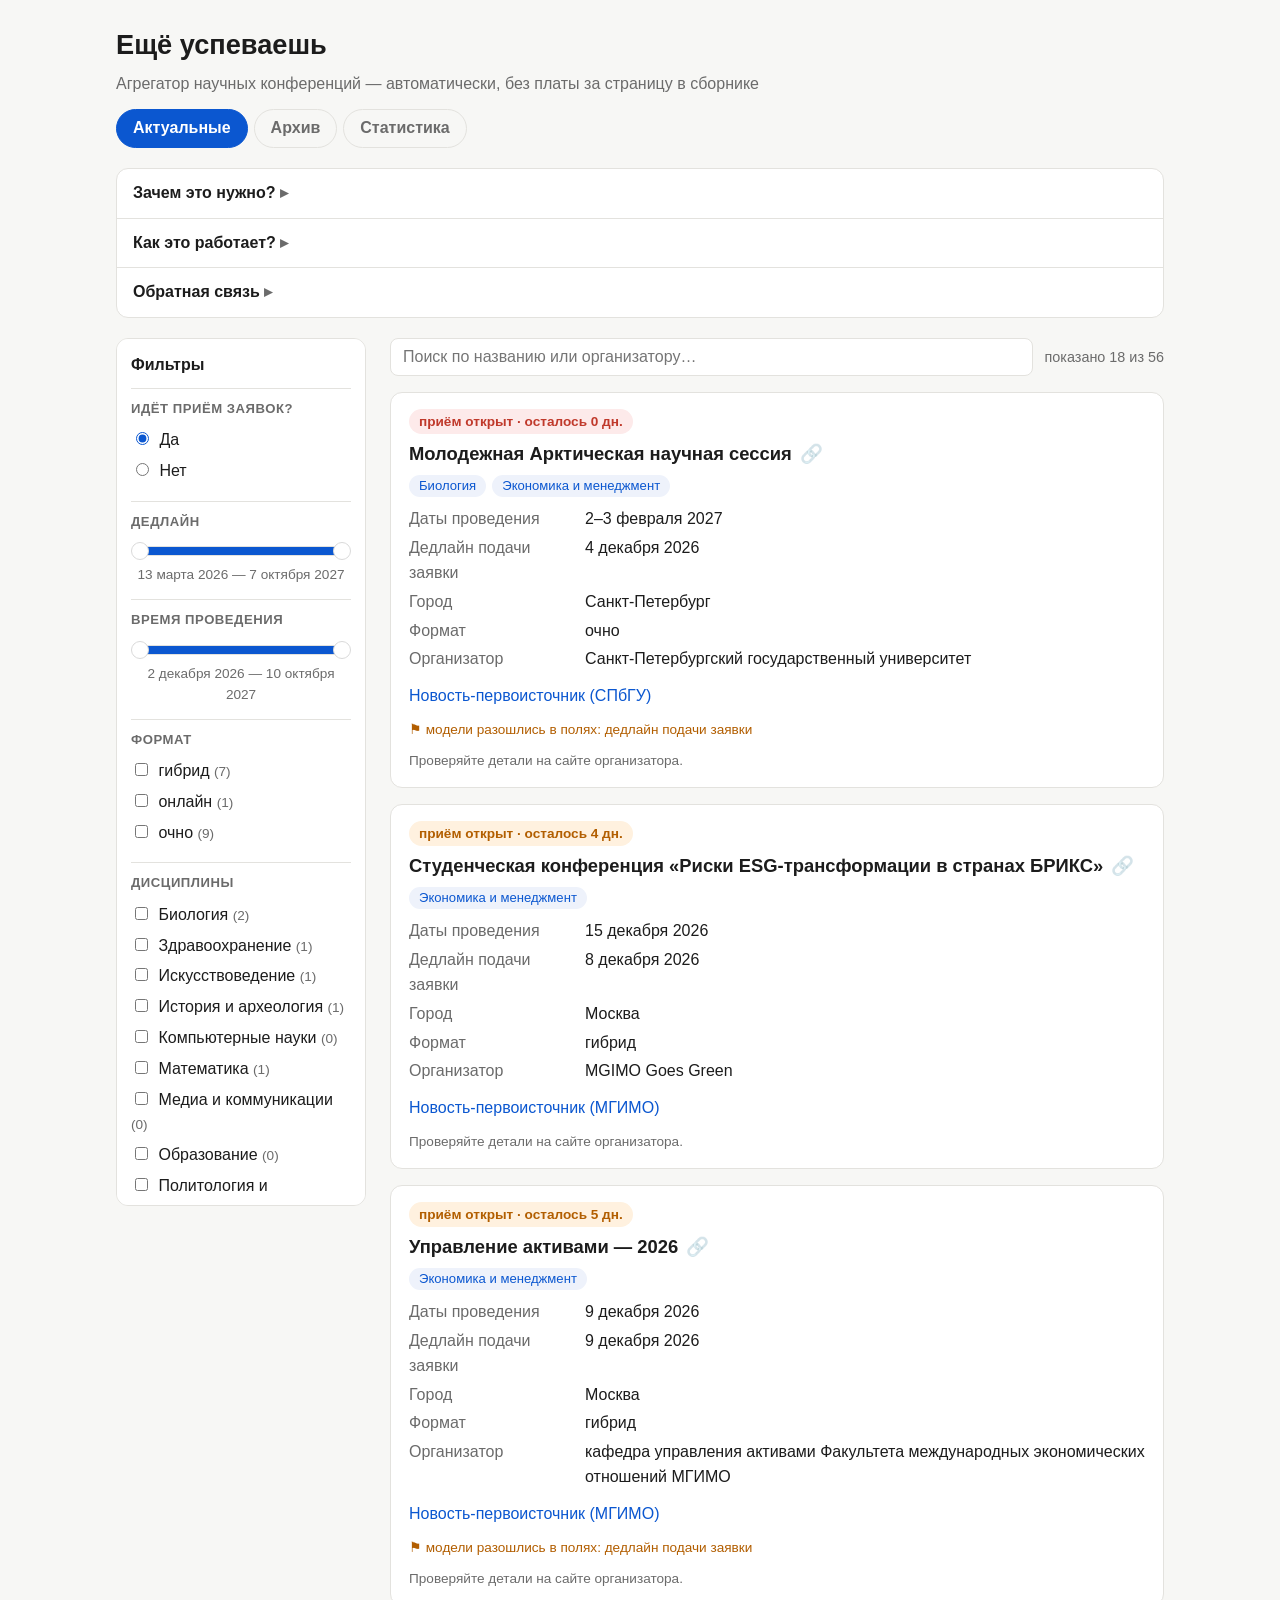
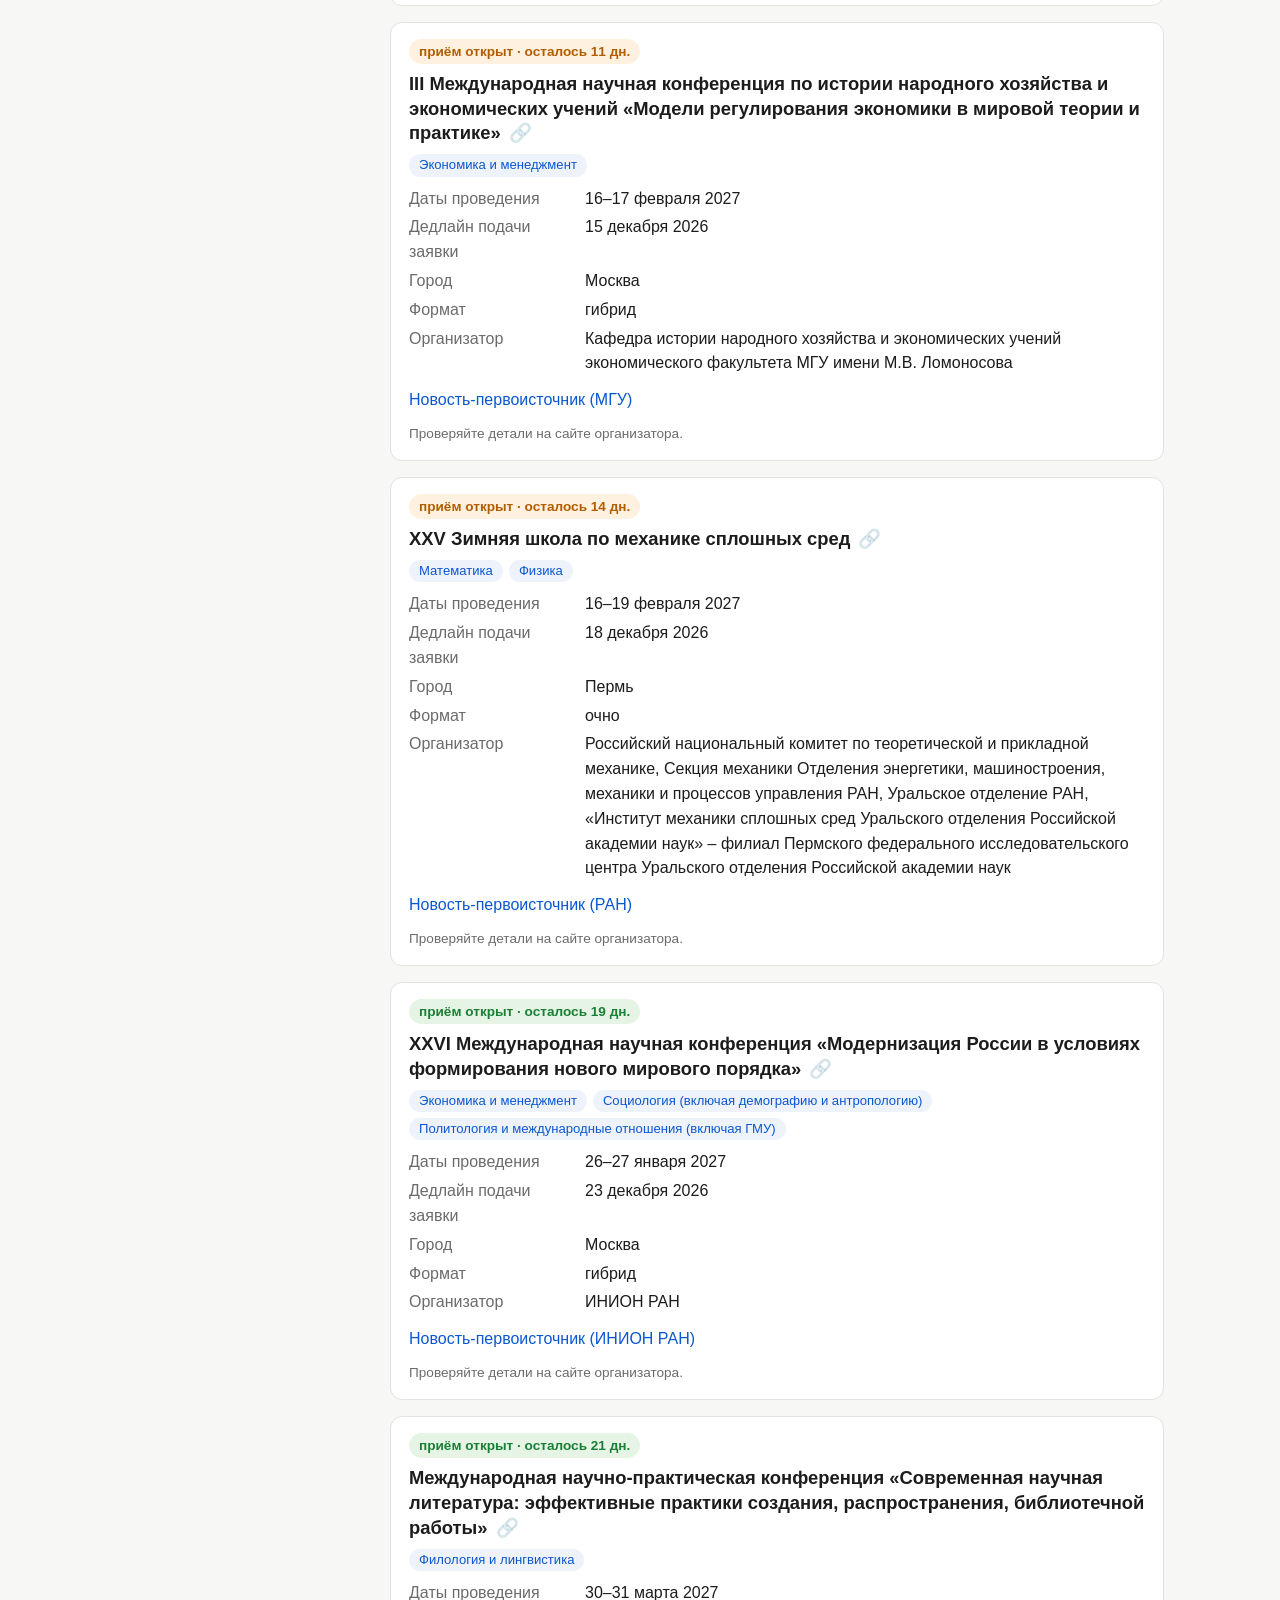
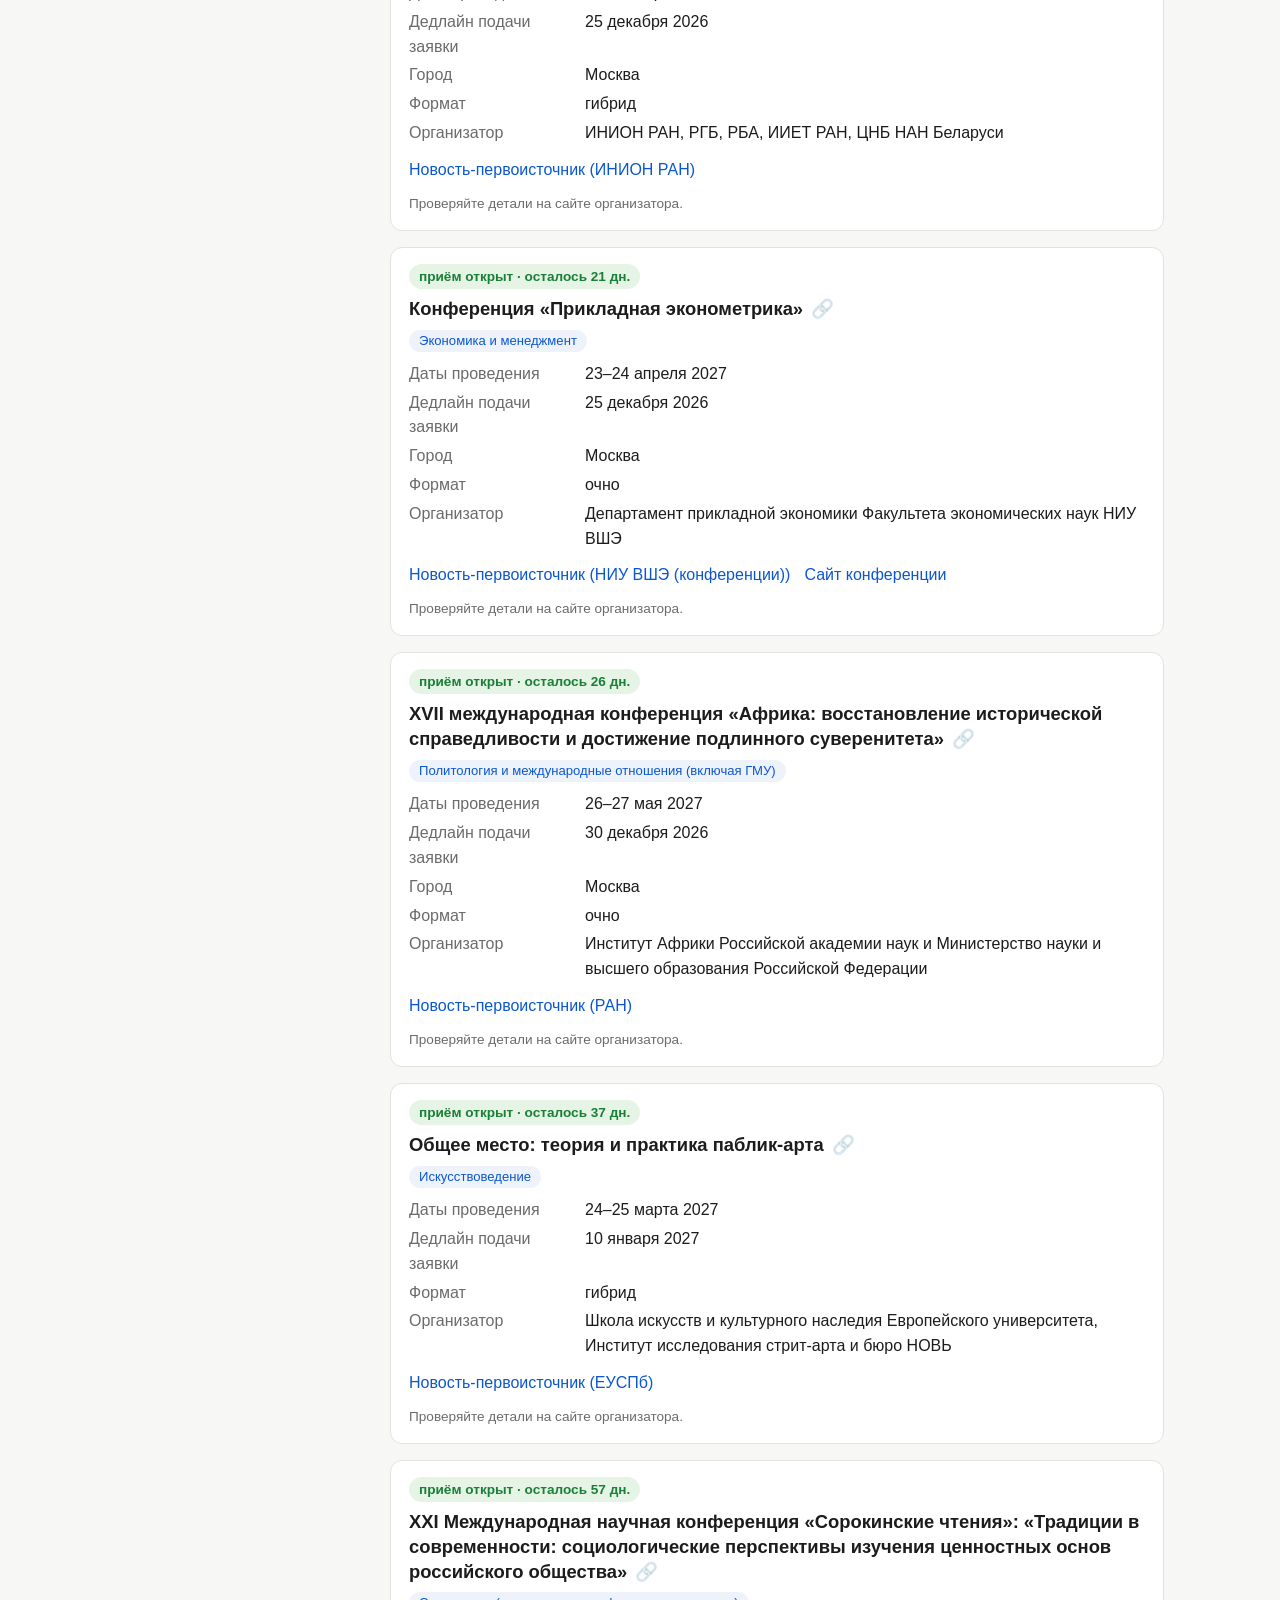
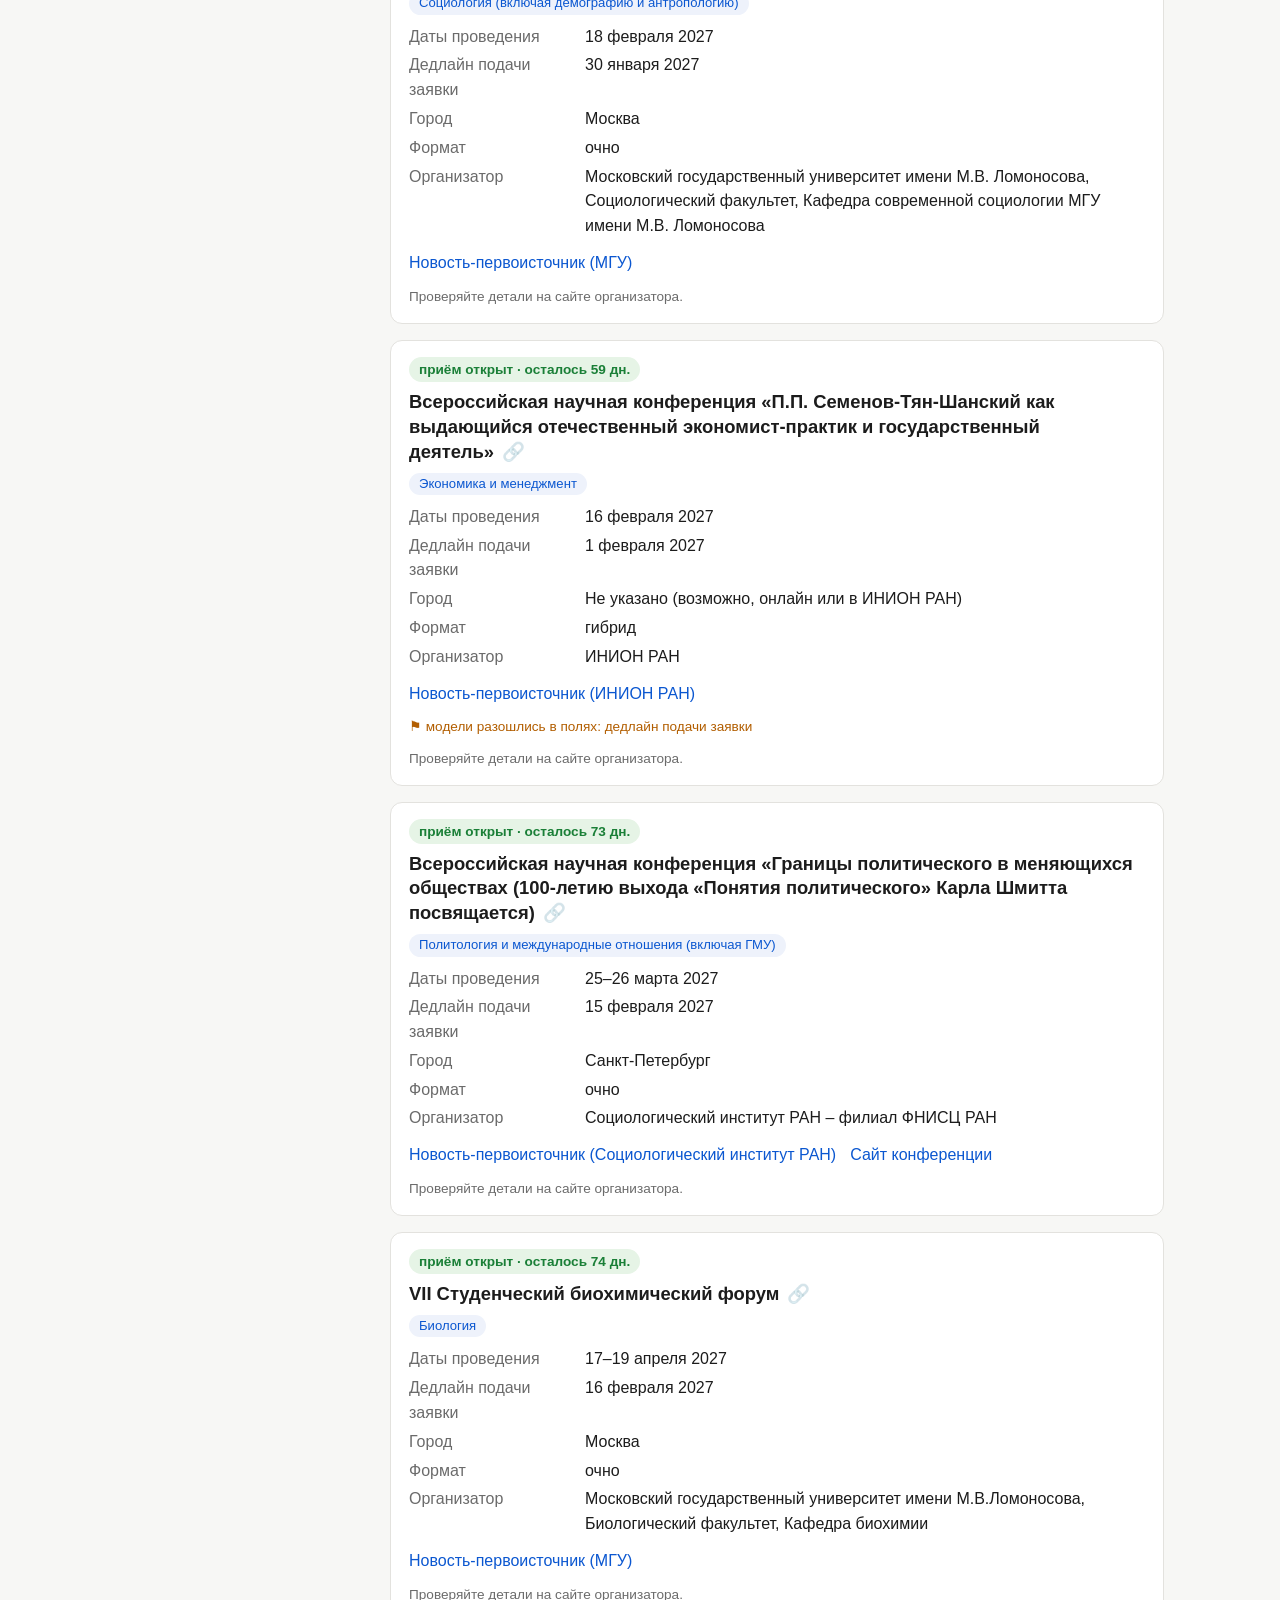
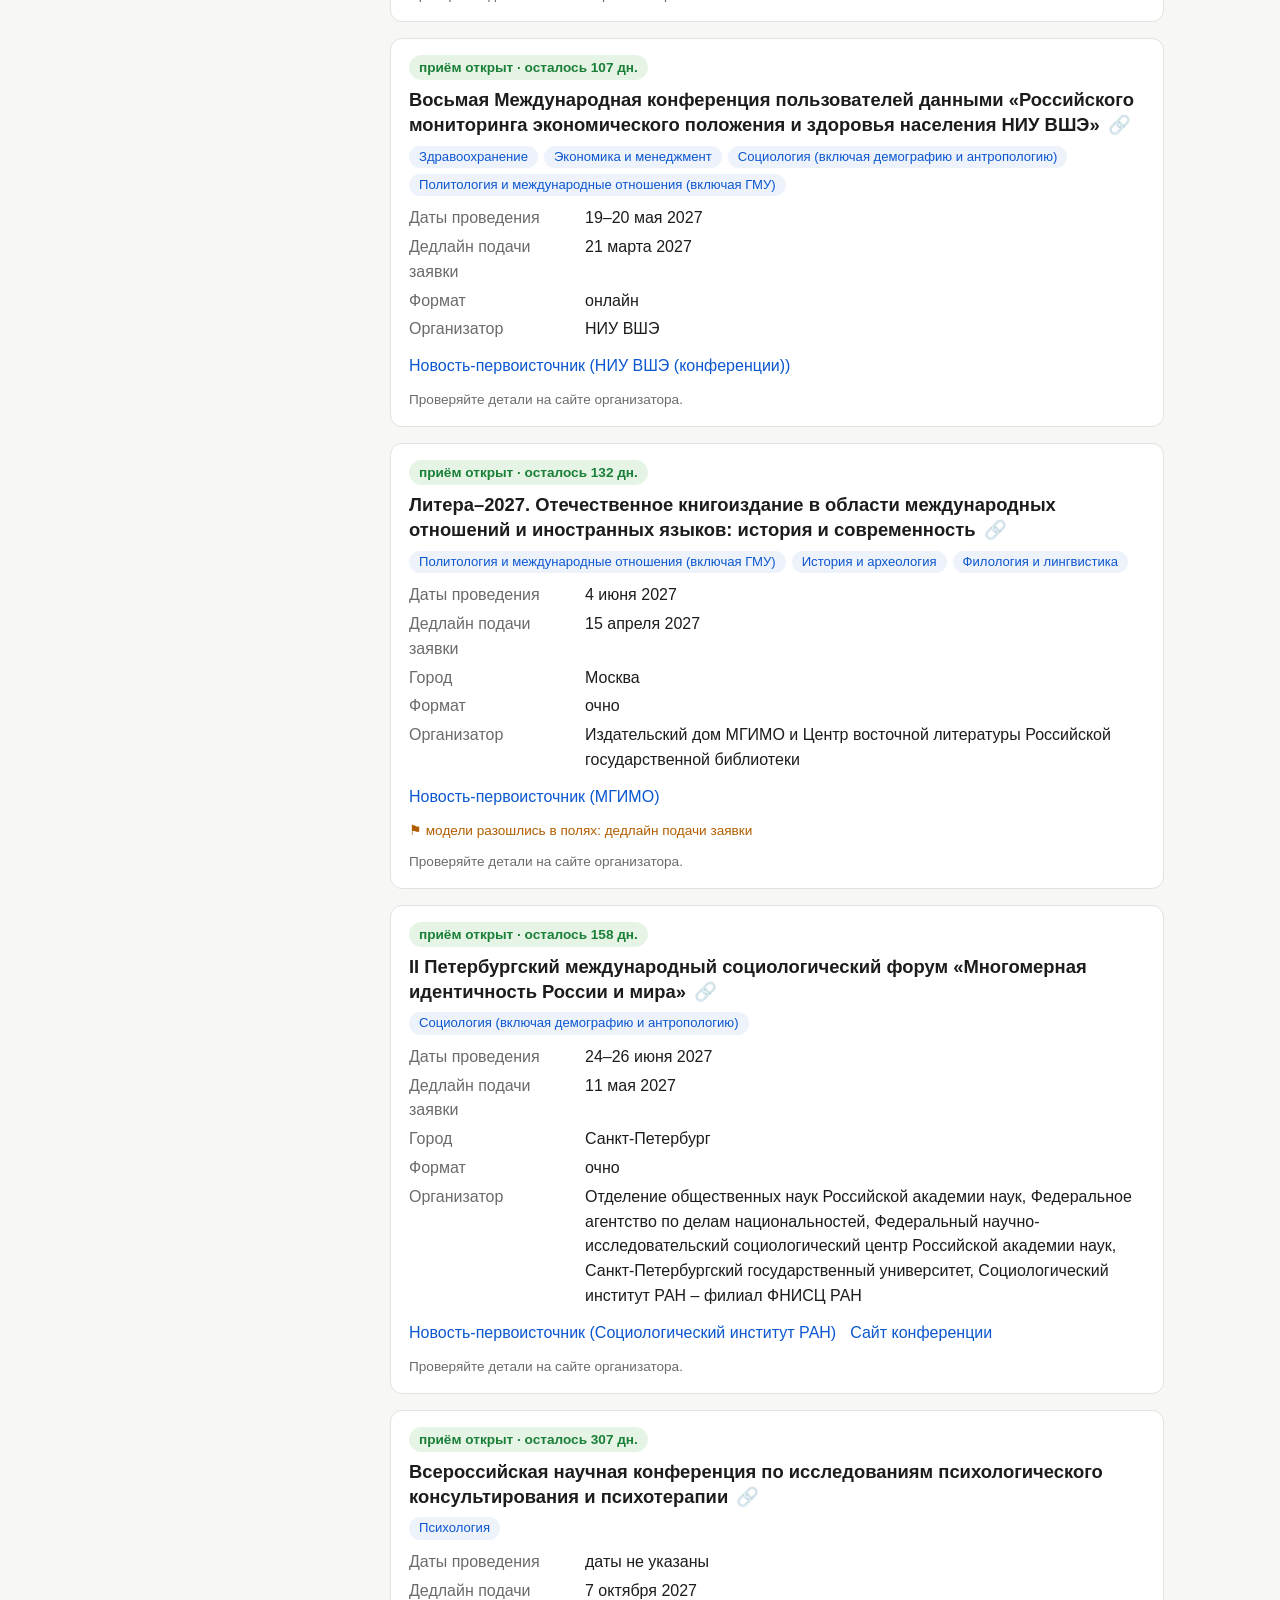
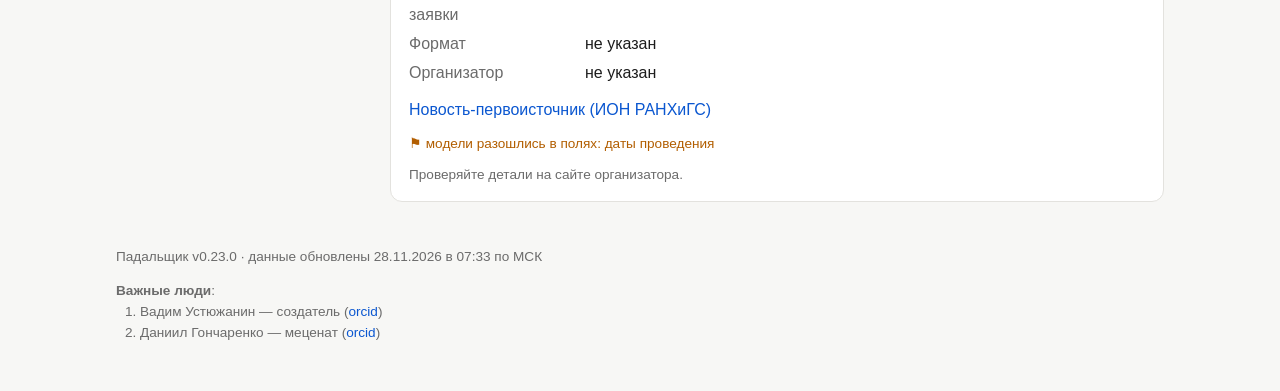
<file: docs/index.html>
<!DOCTYPE html>
<html lang="ru">
<head>
<meta charset="utf-8">
<meta name="viewport" content="width=device-width, initial-scale=1">
<title>Ещё успеваешь</title>
<link rel="icon" type="image/png" sizes="96x96" href="favicon.png">
<link rel="stylesheet" href="nouislider.min.css">
<link rel="stylesheet" href="style.css">
</head>
<body data-page="main">
<header>
  <h1>Ещё успеваешь</h1>
  <p class="subtitle">Агрегатор научных конференций — автоматически, без платы за страницу в сборнике</p>
  <nav class="tabs">
    <a href="index.html" class="active">Актуальные</a>
    <a href="archive.html">Архив</a>
    <a href="stats.html">Статистика</a>
  </nav>
</header>

<div class="about-group">

<details class="about">
  <summary>Зачем это нужно?</summary>
  <div class="about-body">

    <div class="letter">
      <div class="letter-label">[MASSMAIL] XXXV Международная конференция "НАУЧНЫЙ ДИАЛОГ: ТЕОРИЯ И ПРАКТИКА"</div>
      <p>
        <em>Уважаемый автор!</em>
      </p>
      <p>
        Приглашаем Вас принять участие в заочной конференции "НАУЧНЫЙ ДИАЛОГ: ТЕОРИЯ И ПРАКТИКА" (все специальности ВАК).
        Конференция состоится 7 мая 2026 года в заочном формате — без необходимости личного присутствия.
      </p>
      <p>
        По итогу будет выпущен сборник трудов конференции (в тот же день).
        Публикация подходит для отчётности, аттестации, портфолио исследователя и подтверждения научной активности (РИНЦ, elibrary, doi, Белый список, ВАК К2).
      </p>
      <p>
        <em>Стоимость участия: 2000 руб.</em>
      </p>
    </div>

    <p>
      Приблизительно такие объявления вы найдете, если будете искать ближайшие конференции. 
      Для апробации результатов исследования по специальности ВАК это, безусловно, подойдет идеально, но все же хочется чего-то другого. 
      Поэтому я сделал сайт, где собираются анонсы конференций с сайтов некоторых российских вузов. 
      В отличие от героически создаваемых раз в месяц дайджестов, 
      мой хищнический алгоритм раз в день собирает анонсы и дает краткую информацию по ним (хоть и с потенциальными ошибками). 
      При этом я не ограничиваюсь только определённым полем — 
      тут собраны любые конференции, которые при этом не делают объявления по типу верхнего (будем надеяться на наши 5-100 вузы).  
    </p>

  </div>
</details>

<details class="about">
  <summary>Как это работает?</summary>
  <div class="about-body">
    <p>
      Сайт автоматически собирает новости и анонсы с сайтов российских вузов.
      Среди них отбираются только те, которые содержат объявления о будущих конференциях: 
      это делается через первичный фильтр, а далее через (мажоритарное) голосование трех open-source LLM:
      <a href="https://ollama.com/library/gemma4:12b"
         target="_blank"
         rel="noopener noreferrer">Gemma 4 12B</a>,
      <a href="https://ollama.com/library/qwen3.5:9b"
         target="_blank"
         rel="noopener noreferrer">Qwen3.5-9B</a>
      и
      <a href="https://ollama.com/library/clef-flash"
         target="_blank"
         rel="noopener noreferrer">Clef-Flash</a>.
    </p>
    
    <p>
      После этого среди отобранных новостей о конференциях извлекаются ключевые поля: даты проведения, дедлайн подачи заявки и прочее.
      Это делает другая тройка моделей:
      <a href="https://ollama.com/library/qwen3:8b"
         target="_blank"
         rel="noopener noreferrer">Qwen3-8B</a>,
      <a href="https://ollama.com/library/gemma3:12b"
         target="_blank"
         rel="noopener noreferrer">Gemma 3 12B</a>
      и
      <a href="https://ollama.com/library/mistral-nemo:12b"
         target="_blank"
         rel="noopener noreferrer">Mistral NeMo 12B</a>. 
      Каждому мероприятию присваивается уникальный номер (тыкните на 🔗 после названия, чтобы получить уникальную ссылку на карточку),
      а также научное направление на основе рубрикатора OECD, немного переосмысленного Вышкой (см. 
      <a href="https://www.hse.ru/science/scifund/klass_new"
         target="_blank"
         rel="noopener noreferrer">тут</a>).
      Поля, в которых модели разошлись и их ответ не был единогласным, помечены флагом ⚑. 
      При этом карточки с сильными расхождениями в датах (дедлайн и время проведения) на сайт не попадают, а уходят на ручную проверку: это случай, когда каждая модель дала свой уникальный ответ. 
      Такая процедура спасает от вопиющих ошибок, но <b>всегда проверяйте детали на сайте организатора</b> по ссылке "Новость-первоисточник". 
    <p>
    
    <p>База пополняется автоматически — примерно раз в день.</p>

    <p>Используемые источники (будут пополняться): <span id="src-list"><a href="https://eusp.org/news" target="_blank" rel="noopener">ЕУСПб</a>, <a href="https://www.hse.ru/news/announcements/scientific_actions/" target="_blank" rel="noopener">НИУ ВШЭ</a>, <a href="https://spb.hse.ru/announcements/" target="_blank" rel="noopener">НИУ ВШЭ (СПб)</a>, <a href="https://perm.hse.ru/news/announcements/scientific_actions/" target="_blank" rel="noopener">НИУ ВШЭ (Пермь)</a>, <a href="https://news.itmo.ru/ru/events/" target="_blank" rel="noopener">ИТМО</a>, <a href="https://mgimo.ru/about/news/announce/" target="_blank" rel="noopener">МГИМО</a>, <a href="https://msu.ru/science/allevents.html" target="_blank" rel="noopener">МГУ</a>, <a href="https://socinst.ru/events" target="_blank" rel="noopener">Социологический институт РАН</a>, <a href="https://inion.ru/ru/about/news/?category=4" target="_blank" rel="noopener">ИНИОН РАН</a>, <a href="https://ion.ranepa.ru/announcement/" target="_blank" rel="noopener">ИОН РАНХиГС</a>, <a href="https://www.rsuh.ru/anons/" target="_blank" rel="noopener">РГГУ</a>, <a href="https://news.tsu.ru/calendar-of-events/" target="_blank" rel="noopener">ТГУ</a>, <a href="https://lcsr.hse.ru/news/" target="_blank" rel="noopener">ЦенСИБ НИУ ВШЭ</a>, <a href="https://new.ras.ru/press-center/events-additional/" target="_blank" rel="noopener">РАН</a>, <a href="https://events.spbu.ru/" target="_blank" rel="noopener">СПбГУ</a>, <a href="https://mipt.ru/institute/events" target="_blank" rel="noopener">МФТИ</a>, <a href="https://urfu.ru/get-news/ru/news/?cols=3&amp;pid=53%2C11367%2C30302&amp;categories=1%2C10%2C12%2C130%2C155%2C2%2C212%2C232%2C27%2C277%2C3%2C329%2C33%2C380%2C381%2C4%2C5%2C52%2C6%2C8%2C9%2C90%2C93%2C96&amp;fullmode=1&amp;offset=0&amp;rows=100&amp;selected=0&amp;page=54&amp;show_categories=1" target="_blank" rel="noopener">УрФУ</a>, <a href="https://www.iccaras.ru/meropriyatiya.html" target="_blank" rel="noopener">ИКСА РАН</a>, <a href="https://iea-ras.ru/?cat=56" target="_blank" rel="noopener">ИЭА РАН</a>, <a href="https://www.hse.ru/science/HSEconf" target="_blank" rel="noopener">НИУ ВШЭ (конференции)</a>, <a href="https://iling.spb.ru/conferences" target="_blank" rel="noopener">ИЛИ РАН</a></span><p>
  <p id="about-generated" class="muted">В базе 265 конференций. Данные обновлены 28.11.2026 в 07:33 по МСК.</p>
  </div>
</details>

<details class="about">
  <summary>Обратная связь</summary>
  <div class="about-body">
    <p>
      Ошибка? Не скрепится стоящий того вуз? Напишите мне на <ins>vadim.v.ustyuzhanin [собакич] gmail.com</ins>.
    </p>
  </div>
</details>

</div><!-- /.about-group -->

<div class="layout">
<aside class="sidebar">
  <details class="filters" open>
    <summary>Фильтры</summary>

    <section class="fgroup" id="g-open">
      <h3>Идёт приём заявок?</h3>
      <label><input type="radio" name="open" value="yes" checked> Да</label>
      <label><input type="radio" name="open" value="no"> Нет</label>
    </section>

    <section class="fgroup" id="g-deadline">
      <h3>Дедлайн</h3>
      <div id="dl-slider" class="range-slider"></div>
      <div id="dl-label" class="range-label"></div>
    </section>

    <section class="fgroup" id="g-event">
      <h3>Время проведения</h3>
      <div id="ev-slider" class="range-slider"></div>
      <div id="ev-label" class="range-label"></div>
    </section>

    <section class="fgroup" id="g-fmt"><h3>Формат</h3></section>
    <section class="fgroup" id="g-disc"><h3>Дисциплины</h3></section>

    <button id="reset" type="button">Сбросить фильтры</button>
  </details>
</aside>

<main>
  <div class="topbar">
    <input id="q" type="search" placeholder="Поиск по названию или организатору…"
           autocomplete="off">
    <span id="counter" class="counter">показано 20 из 70</span>
  </div>
  <noscript><p class="muted">Без JavaScript работает только список ниже
  (конференции с открытым приёмом). Для фильтров и поиска откройте файл
  в браузере — например «Поделиться → открыть в Safari/Chrome».</p></noscript>
  <div id="list">
<article class="card" id="c-069454ec525b"><span class="badge red">приём открыт · осталось 3 дн.</span><h2>The 8th International Conference «Topical Issues of International Political Geography»<a class="permalink" href="#c-069454ec525b" title="Постоянная ссылка на карточку">#</a></h2><p class="chips"><span class="chip">Политология и международные отношения (включая ГМУ)</span></p><div class="rows"><div class="row"><span class="label">Даты проведения</span><span class="value">25–26 декабря 2026</span></div><div class="row"><span class="label">Дедлайн подачи заявки</span><span class="value">1 декабря 2026</span></div><div class="row"><span class="label">Город</span><span class="value">Санкт-Петербург</span></div><div class="row"><span class="label">Формат</span><span class="value">очно</span></div><div class="row"><span class="label">Организатор</span><span class="value">Социологический институт РАН – филиал ФНИСЦ РАН</span></div></div><p class="links"><a href="https://socinst.ru/conferences/tipg2026/#files" target="_blank" rel="noopener">Новость-первоисточник (Социологический институт РАН)</a></p><p class="check">Проверяйте детали на сайте организатора.</p></article>
<article class="card" id="c-153fb4ed3524"><span class="badge red">приём открыт · осталось 3 дн.</span><h2>Студенческая научно-практическая конференция им. Л.Л. Любимова<a class="permalink" href="#c-153fb4ed3524" title="Постоянная ссылка на карточку">#</a></h2><p class="chips"><span class="chip">Экономика и менеджмент</span><span class="chip">Право</span><span class="chip">История и археология</span><span class="chip">Филология и лингвистика</span></p><div class="rows"><div class="row"><span class="label">Даты проведения</span><span class="value">25 января 2027</span></div><div class="row"><span class="label">Дедлайн подачи заявки</span><span class="value">1 декабря 2026</span></div><div class="row"><span class="label">Город</span><span class="value">Пермь</span></div><div class="row"><span class="label">Формат</span><span class="value">очно</span></div><div class="row"><span class="label">Организатор</span><span class="value">НИУ ВШЭ – Пермь</span></div></div><p class="links"><a href="https://perm.hse.ru/lyubimov/" target="_blank" rel="noopener">Новость-первоисточник (НИУ ВШЭ (Пермь))</a></p><p class="check">Проверяйте детали на сайте организатора.</p></article>
<article class="card" id="c-cca808c46c72"><span class="badge orange">приём открыт · осталось 6 дн.</span><h2>Молодежная Арктическая научная сессия<a class="permalink" href="#c-cca808c46c72" title="Постоянная ссылка на карточку">#</a></h2><p class="chips"><span class="chip">Биология</span><span class="chip">Экономика и менеджмент</span></p><div class="rows"><div class="row"><span class="label">Даты проведения</span><span class="value">2–3 февраля 2027</span></div><div class="row"><span class="label">Дедлайн подачи заявки</span><span class="value">4 декабря 2026</span></div><div class="row"><span class="label">Город</span><span class="value">Санкт-Петербург</span></div><div class="row"><span class="label">Формат</span><span class="value">очно</span></div><div class="row"><span class="label">Организатор</span><span class="value">Санкт-Петербургский государственный университет</span></div></div><p class="links"><a href="https://events.spbu.ru/molodezhnaya-arkticheskaya-nauchnaya-sessiya" target="_blank" rel="noopener">Новость-первоисточник (СПбГУ)</a></p><p class="flags">⚑ модели разошлись в полях: дедлайн подачи заявки</p><p class="check">Проверяйте детали на сайте организатора.</p></article>
<article class="card" id="c-b778926b1f1d"><span class="badge orange">приём открыт · осталось 10 дн.</span><h2>Студенческая конференция «Риски ESG-трансформации в странах БРИКС»<a class="permalink" href="#c-b778926b1f1d" title="Постоянная ссылка на карточку">#</a></h2><p class="chips"><span class="chip">Экономика и менеджмент</span></p><div class="rows"><div class="row"><span class="label">Даты проведения</span><span class="value">15 декабря 2026</span></div><div class="row"><span class="label">Дедлайн подачи заявки</span><span class="value">8 декабря 2026</span></div><div class="row"><span class="label">Город</span><span class="value">Москва</span></div><div class="row"><span class="label">Формат</span><span class="value">гибрид</span></div><div class="row"><span class="label">Организатор</span><span class="value">MGIMO Goes Green</span></div></div><p class="links"><a href="https://mgimo.ru/about/news/announce/esg-brics-15-12-26/" target="_blank" rel="noopener">Новость-первоисточник (МГИМО)</a></p><p class="check">Проверяйте детали на сайте организатора.</p></article>
<article class="card" id="c-edcc0fbf2f71"><span class="badge orange">приём открыт · осталось 11 дн.</span><h2>Управление активами — 2026<a class="permalink" href="#c-edcc0fbf2f71" title="Постоянная ссылка на карточку">#</a></h2><p class="chips"><span class="chip">Экономика и менеджмент</span></p><div class="rows"><div class="row"><span class="label">Даты проведения</span><span class="value">9 декабря 2026</span></div><div class="row"><span class="label">Дедлайн подачи заявки</span><span class="value">9 декабря 2026</span></div><div class="row"><span class="label">Город</span><span class="value">Москва</span></div><div class="row"><span class="label">Формат</span><span class="value">гибрид</span></div><div class="row"><span class="label">Организатор</span><span class="value">кафедра управления активами Факультета международных экономических отношений МГИМО</span></div></div><p class="links"><a href="https://mgimo.ru/about/news/announce/am-2026/" target="_blank" rel="noopener">Новость-первоисточник (МГИМО)</a></p><p class="flags">⚑ модели разошлись в полях: дедлайн подачи заявки</p><p class="check">Проверяйте детали на сайте организатора.</p></article>
<article class="card" id="c-f69c9c8b48c7"><span class="badge green">приём открыт · осталось 17 дн.</span><h2>III Международная научная конференция по истории народного хозяйства и экономических учений «Модели регулирования экономики в мировой теории и практике»<a class="permalink" href="#c-f69c9c8b48c7" title="Постоянная ссылка на карточку">#</a></h2><p class="chips"><span class="chip">Экономика и менеджмент</span></p><div class="rows"><div class="row"><span class="label">Даты проведения</span><span class="value">16–17 февраля 2027</span></div><div class="row"><span class="label">Дедлайн подачи заявки</span><span class="value">15 декабря 2026</span></div><div class="row"><span class="label">Город</span><span class="value">Москва</span></div><div class="row"><span class="label">Формат</span><span class="value">гибрид</span></div><div class="row"><span class="label">Организатор</span><span class="value">Кафедра истории народного хозяйства и экономических учений экономического факультета МГУ имени М.В. Ломоносова</span></div></div><p class="links"><a href="https://conf.msu.ru/rus/event/10349/" target="_blank" rel="noopener">Новость-первоисточник (МГУ)</a></p><p class="check">Проверяйте детали на сайте организатора.</p></article>
<article class="card" id="c-205ee2fa6d70"><span class="badge green">приём открыт · осталось 20 дн.</span><h2>XXV Зимняя школа по механике сплошных сред<a class="permalink" href="#c-205ee2fa6d70" title="Постоянная ссылка на карточку">#</a></h2><p class="chips"><span class="chip">Математика</span><span class="chip">Физика</span></p><div class="rows"><div class="row"><span class="label">Даты проведения</span><span class="value">16–19 февраля 2027</span></div><div class="row"><span class="label">Дедлайн подачи заявки</span><span class="value">18 декабря 2026</span></div><div class="row"><span class="label">Город</span><span class="value">Пермь</span></div><div class="row"><span class="label">Формат</span><span class="value">очно</span></div><div class="row"><span class="label">Организатор</span><span class="value">Российский национальный комитет по теоретической и прикладной механике, Секция механики Отделения энергетики, машиностроения, механики и процессов управления РАН, Уральское отделение РАН, «Институт механики сплошных сред Уральского отделения Российской академии наук» – филиал Пермского федерального исследовательского центра Уральского отделения Российской академии наук</span></div></div><p class="links"><a href="https://new.ras.ru/press-center/events-additional/xxv-zimnyaya-shkola-po-mekhanike-sploshnykh-sred/" target="_blank" rel="noopener">Новость-первоисточник (РАН)</a></p><p class="check">Проверяйте детали на сайте организатора.</p></article>
<article class="card" id="c-64a8f9a8645c"><span class="badge green">приём открыт · осталось 25 дн.</span><h2>XXVI Международная научная конференция «Модернизация России в условиях формирования нового мирового порядка»<a class="permalink" href="#c-64a8f9a8645c" title="Постоянная ссылка на карточку">#</a></h2><p class="chips"><span class="chip">Экономика и менеджмент</span><span class="chip">Социология (включая демографию и антропологию)</span><span class="chip">Политология и международные отношения (включая ГМУ)</span></p><div class="rows"><div class="row"><span class="label">Даты проведения</span><span class="value">26–27 января 2027</span></div><div class="row"><span class="label">Дедлайн подачи заявки</span><span class="value">23 декабря 2026</span></div><div class="row"><span class="label">Город</span><span class="value">Москва</span></div><div class="row"><span class="label">Формат</span><span class="value">гибрид</span></div><div class="row"><span class="label">Организатор</span><span class="value">ИНИОН РАН</span></div></div><p class="links"><a href="https://inion.ru/ru/about/news/xxvi-mezhdunarodnaia-nauchnaia-konferentciia-modernizatciia-rossii-v-usloviiakh-formirovaniia-novogo-mirovogo-poriadka/" target="_blank" rel="noopener">Новость-первоисточник (ИНИОН РАН)</a></p><p class="check">Проверяйте детали на сайте организатора.</p></article>
<article class="card" id="c-4a56b7786491"><span class="badge green">приём открыт · осталось 27 дн.</span><h2>Международная научно-практическая конференция «Современная научная литература: эффективные практики создания, распространения, библиотечной работы»<a class="permalink" href="#c-4a56b7786491" title="Постоянная ссылка на карточку">#</a></h2><p class="chips"><span class="chip">Филология и лингвистика</span></p><div class="rows"><div class="row"><span class="label">Даты проведения</span><span class="value">30–31 марта 2027</span></div><div class="row"><span class="label">Дедлайн подачи заявки</span><span class="value">25 декабря 2026</span></div><div class="row"><span class="label">Город</span><span class="value">Москва</span></div><div class="row"><span class="label">Формат</span><span class="value">гибрид</span></div><div class="row"><span class="label">Организатор</span><span class="value">ИНИОН РАН, РГБ, РБА, ИИЕТ РАН, ЦНБ НАН Беларуси</span></div></div><p class="links"><a href="https://inion.ru/ru/about/news/konferentciia-sovremennaia-nauchnaia-literatura-effektivnye-praktiki-sozdaniia-rasprostraneniia-bibliotechnoi-raboty-anons/" target="_blank" rel="noopener">Новость-первоисточник (ИНИОН РАН)</a></p><p class="check">Проверяйте детали на сайте организатора.</p></article>
<article class="card" id="c-d869423c4636"><span class="badge green">приём открыт · осталось 27 дн.</span><h2>Конференция «Прикладная эконометрика»<a class="permalink" href="#c-d869423c4636" title="Постоянная ссылка на карточку">#</a></h2><p class="chips"><span class="chip">Экономика и менеджмент</span></p><div class="rows"><div class="row"><span class="label">Даты проведения</span><span class="value">23–24 апреля 2027</span></div><div class="row"><span class="label">Дедлайн подачи заявки</span><span class="value">25 декабря 2026</span></div><div class="row"><span class="label">Город</span><span class="value">Москва</span></div><div class="row"><span class="label">Формат</span><span class="value">очно</span></div><div class="row"><span class="label">Организатор</span><span class="value">Департамент прикладной экономики Факультета экономических наук НИУ ВШЭ</span></div></div><p class="links"><a href="https://economics.hse.ru/depe/announcements/1221372740.html" target="_blank" rel="noopener">Новость-первоисточник (НИУ ВШЭ (конференции))</a><a href="https://ae.hse.ru/" target="_blank" rel="noopener">Сайт конференции</a></p><p class="check">Проверяйте детали на сайте организатора.</p></article>
<article class="card" id="c-4d2dd4605d40"><span class="badge green">приём открыт · осталось 32 дн.</span><h2>ХVII международная конференция «Африка: восстановление исторической справедливости и достижение подлинного суверенитета»<a class="permalink" href="#c-4d2dd4605d40" title="Постоянная ссылка на карточку">#</a></h2><p class="chips"><span class="chip">Политология и международные отношения (включая ГМУ)</span></p><div class="rows"><div class="row"><span class="label">Даты проведения</span><span class="value">26–27 мая 2027</span></div><div class="row"><span class="label">Дедлайн подачи заявки</span><span class="value">30 декабря 2026</span></div><div class="row"><span class="label">Город</span><span class="value">Москва</span></div><div class="row"><span class="label">Формат</span><span class="value">очно</span></div><div class="row"><span class="label">Организатор</span><span class="value">Институт Африки Российской академии наук и Министерство науки и высшего образования Российской Федерации</span></div></div><p class="links"><a href="https://new.ras.ru/press-center/events-additional/khvii-mezhdunarodnaya-konferentsiya-afrika-vosstanovlenie-istoricheskoy-spravedlivosti-i-dostizhenie/" target="_blank" rel="noopener">Новость-первоисточник (РАН)</a></p><p class="check">Проверяйте детали на сайте организатора.</p></article>
<article class="card" id="c-97289dfbcc22"><span class="badge green">приём открыт · осталось 43 дн.</span><h2>Общее место: теория и практика паблик-арта<a class="permalink" href="#c-97289dfbcc22" title="Постоянная ссылка на карточку">#</a></h2><p class="chips"><span class="chip">Искусствоведение</span></p><div class="rows"><div class="row"><span class="label">Даты проведения</span><span class="value">24–25 марта 2027</span></div><div class="row"><span class="label">Дедлайн подачи заявки</span><span class="value">10 января 2027</span></div><div class="row"><span class="label">Формат</span><span class="value">гибрид</span></div><div class="row"><span class="label">Организатор</span><span class="value">Школа искусств и культурного наследия Европейского университета, Институт исследования стрит-арта и бюро НОВЬ</span></div></div><p class="links"><a href="https://eusp.org/news/start-priema-zayavok-konferenciya-obschee-mesto-teoriya-i-praktika-pablik-arta" target="_blank" rel="noopener">Новость-первоисточник (ЕУСПб)</a></p><p class="check">Проверяйте детали на сайте организатора.</p></article>
<article class="card" id="c-089e0b2d7b9c"><span class="badge green">приём открыт · осталось 63 дн.</span><h2>XXI Международная научная конференция «Сорокинские чтения»: «Традиции в современности: социологические перспективы изучения ценностных основ российского общества»<a class="permalink" href="#c-089e0b2d7b9c" title="Постоянная ссылка на карточку">#</a></h2><p class="chips"><span class="chip">Социология (включая демографию и антропологию)</span></p><div class="rows"><div class="row"><span class="label">Даты проведения</span><span class="value">18 февраля 2027</span></div><div class="row"><span class="label">Дедлайн подачи заявки</span><span class="value">30 января 2027</span></div><div class="row"><span class="label">Город</span><span class="value">Москва</span></div><div class="row"><span class="label">Формат</span><span class="value">очно</span></div><div class="row"><span class="label">Организатор</span><span class="value">Московский государственный университет имени М.В. Ломоносова, Социологический факультет, Кафедра современной социологии МГУ имени М.В. Ломоносова</span></div></div><p class="links"><a href="https://conf.msu.ru/rus/event/10753/" target="_blank" rel="noopener">Новость-первоисточник (МГУ)</a></p><p class="check">Проверяйте детали на сайте организатора.</p></article>
<article class="card" id="c-3c919e6f219e"><span class="badge green">приём открыт · осталось 65 дн.</span><h2>Всероссийская научная конференция «П.П. Семенов-Тян-Шанский как выдающийся отечественный экономист-практик и государственный деятель»<a class="permalink" href="#c-3c919e6f219e" title="Постоянная ссылка на карточку">#</a></h2><p class="chips"><span class="chip">Экономика и менеджмент</span></p><div class="rows"><div class="row"><span class="label">Даты проведения</span><span class="value">16 февраля 2027</span></div><div class="row"><span class="label">Дедлайн подачи заявки</span><span class="value">1 февраля 2027</span></div><div class="row"><span class="label">Город</span><span class="value">Не указано (возможно, онлайн или в ИНИОН РАН)</span></div><div class="row"><span class="label">Формат</span><span class="value">гибрид</span></div><div class="row"><span class="label">Организатор</span><span class="value">ИНИОН РАН</span></div></div><p class="links"><a href="https://inion.ru/ru/about/news/vserossiiskaia-nauchnaia-konferentciia-p.p-semenov-tian-shanskii-kak-vydaiushchiisia-otechestvennyi-ekonomist-praktik-i/" target="_blank" rel="noopener">Новость-первоисточник (ИНИОН РАН)</a></p><p class="flags">⚑ модели разошлись в полях: дедлайн подачи заявки</p><p class="check">Проверяйте детали на сайте организатора.</p></article>
<article class="card" id="c-50960fe2d03c"><span class="badge green">приём открыт · осталось 79 дн.</span><h2>Всероссийская научная конференция «Границы политического в меняющихся обществах (100-летию выхода «Понятия политического» Карла Шмитта посвящается)<a class="permalink" href="#c-50960fe2d03c" title="Постоянная ссылка на карточку">#</a></h2><p class="chips"><span class="chip">Политология и международные отношения (включая ГМУ)</span></p><div class="rows"><div class="row"><span class="label">Даты проведения</span><span class="value">25–26 марта 2027</span></div><div class="row"><span class="label">Дедлайн подачи заявки</span><span class="value">15 февраля 2027</span></div><div class="row"><span class="label">Город</span><span class="value">Санкт-Петербург</span></div><div class="row"><span class="label">Формат</span><span class="value">очно</span></div><div class="row"><span class="label">Организатор</span><span class="value">Социологический институт РАН – филиал ФНИСЦ РАН</span></div></div><p class="links"><a href="https://socinst.ru/conferences/politicalborders2027/#files" target="_blank" rel="noopener">Новость-первоисточник (Социологический институт РАН)</a><a href="https://forms.socinst.ru/form/view?id=20" target="_blank" rel="noopener">Сайт конференции</a></p><p class="check">Проверяйте детали на сайте организатора.</p></article>
<article class="card" id="c-40b8909ab088"><span class="badge green">приём открыт · осталось 80 дн.</span><h2>VII Студенческий биохимический форум<a class="permalink" href="#c-40b8909ab088" title="Постоянная ссылка на карточку">#</a></h2><p class="chips"><span class="chip">Биология</span></p><div class="rows"><div class="row"><span class="label">Даты проведения</span><span class="value">17–19 апреля 2027</span></div><div class="row"><span class="label">Дедлайн подачи заявки</span><span class="value">16 февраля 2027</span></div><div class="row"><span class="label">Город</span><span class="value">Москва</span></div><div class="row"><span class="label">Формат</span><span class="value">очно</span></div><div class="row"><span class="label">Организатор</span><span class="value">Московский государственный университет имени М.В.Ломоносова, Биологический факультет, Кафедра биохимии</span></div></div><p class="links"><a href="https://conf.msu.ru/rus/event/10531/" target="_blank" rel="noopener">Новость-первоисточник (МГУ)</a></p><p class="check">Проверяйте детали на сайте организатора.</p></article>
<article class="card" id="c-aa6535e1d52c"><span class="badge green">приём открыт · осталось 113 дн.</span><h2>Восьмая Международная конференция пользователей данными «Российского мониторинга экономического положения и здоровья населения НИУ ВШЭ»<a class="permalink" href="#c-aa6535e1d52c" title="Постоянная ссылка на карточку">#</a></h2><p class="chips"><span class="chip">Здравоохранение</span><span class="chip">Экономика и менеджмент</span><span class="chip">Социология (включая демографию и антропологию)</span><span class="chip">Политология и международные отношения (включая ГМУ)</span></p><div class="rows"><div class="row"><span class="label">Даты проведения</span><span class="value">19–20 мая 2027</span></div><div class="row"><span class="label">Дедлайн подачи заявки</span><span class="value">21 марта 2027</span></div><div class="row"><span class="label">Формат</span><span class="value">онлайн</span></div><div class="row"><span class="label">Организатор</span><span class="value">НИУ ВШЭ</span></div></div><p class="links"><a href="https://www.hse.ru/rlms/conference2027" target="_blank" rel="noopener">Новость-первоисточник (НИУ ВШЭ (конференции))</a></p><p class="check">Проверяйте детали на сайте организатора.</p></article>
<article class="card" id="c-e8120adedfbb"><span class="badge green">приём открыт · осталось 138 дн.</span><h2>Литера–2027. Отечественное книгоиздание в области международных отношений и иностранных языков: история и современность<a class="permalink" href="#c-e8120adedfbb" title="Постоянная ссылка на карточку">#</a></h2><p class="chips"><span class="chip">Политология и международные отношения (включая ГМУ)</span><span class="chip">История и археология</span><span class="chip">Филология и лингвистика</span></p><div class="rows"><div class="row"><span class="label">Даты проведения</span><span class="value">4 июня 2027</span></div><div class="row"><span class="label">Дедлайн подачи заявки</span><span class="value">15 апреля 2027</span></div><div class="row"><span class="label">Город</span><span class="value">Москва</span></div><div class="row"><span class="label">Формат</span><span class="value">очно</span></div><div class="row"><span class="label">Организатор</span><span class="value">Издательский дом МГИМО и Центр восточной литературы Российской государственной библиотеки</span></div></div><p class="links"><a href="https://mgimo.ru/about/news/announce/litera-2027/" target="_blank" rel="noopener">Новость-первоисточник (МГИМО)</a></p><p class="flags">⚑ модели разошлись в полях: дедлайн подачи заявки</p><p class="check">Проверяйте детали на сайте организатора.</p></article>
<article class="card" id="c-b1d03144e037"><span class="badge green">приём открыт · осталось 164 дн.</span><h2>II Петербургский международный социологический форум «Многомерная идентичность России и мира»<a class="permalink" href="#c-b1d03144e037" title="Постоянная ссылка на карточку">#</a></h2><p class="chips"><span class="chip">Социология (включая демографию и антропологию)</span></p><div class="rows"><div class="row"><span class="label">Даты проведения</span><span class="value">24–26 июня 2027</span></div><div class="row"><span class="label">Дедлайн подачи заявки</span><span class="value">11 мая 2027</span></div><div class="row"><span class="label">Город</span><span class="value">Санкт-Петербург</span></div><div class="row"><span class="label">Формат</span><span class="value">очно</span></div><div class="row"><span class="label">Организатор</span><span class="value">Отделение общественных наук Российской академии наук, Федеральное агентство по делам национальностей, Федеральный научно-исследовательский социологический центр Российской академии наук, Санкт-Петербургский государственный университет, Социологический институт РАН – филиал ФНИСЦ РАН</span></div></div><p class="links"><a href="https://socinst.ru/conferences/socforum2027/#files" target="_blank" rel="noopener">Новость-первоисточник (Социологический институт РАН)</a><a href="https://socinst.ru/conferences/socforum2027" target="_blank" rel="noopener">Сайт конференции</a></p><p class="check">Проверяйте детали на сайте организатора.</p></article>
<article class="card" id="c-c9be6bfbc5b4"><span class="badge green">приём открыт · осталось 313 дн.</span><h2>Всероссийская научная конференция по исследованиям психологического консультирования и психотерапии<a class="permalink" href="#c-c9be6bfbc5b4" title="Постоянная ссылка на карточку">#</a></h2><p class="chips"><span class="chip">Психология</span></p><div class="rows"><div class="row"><span class="label">Даты проведения</span><span class="value">даты не указаны</span></div><div class="row"><span class="label">Дедлайн подачи заявки</span><span class="value">7 октября 2027</span></div><div class="row"><span class="label">Формат</span><span class="value">не указан</span></div><div class="row"><span class="label">Организатор</span><span class="value">не указан</span></div></div><p class="links"><a href="https://ion.ranepa.ru/announcement/vserossiyskaya-nauchnaya-konferentsiya-po-issledovaniyam-psikhologicheskogo-konsultirovaniya-i-psikh/" target="_blank" rel="noopener">Новость-первоисточник (ИОН РАНХиГС)</a></p><p class="flags">⚑ модели разошлись в полях: даты проведения</p><p class="check">Проверяйте детали на сайте организатора.</p></article>
  </div>
</main>
</div>

<style>
  footer .people > p {
    margin: 0;
  }

  footer .people ol {
    margin: 0;
    padding-left: 1.5rem;
  }

  footer .people li + li {
    margin-top: 0rem;
  }
</style>

<footer>
  <p id="generated">Падальщик v0.23.0 · данные обновлены 28.11.2026 в 07:33 по МСК</p>

  <div class="people">
    <p><b>Важные люди</b>:</p>
    <ol>
      <li>
        Вадим Устюжанин — создатель
        (<a
          href="https://orcid.org/0000-0003-3800-1108"
          target="_blank"
          rel="noopener noreferrer"
        >orcid</a>)
      </li>

      <li>
        Даниил Гончаренко — меценат
        (<a
          href="https://orcid.org/0009-0006-3893-3756"
          target="_blank"
          rel="noopener noreferrer"
        >orcid</a>)
      </li>
    </ol>
  </div>
</footer>

<script src="nouislider.min.js"></script>
<script src="data.js"></script>
<script>
"use strict";
const DATA = window.CONF_DATA || {conferences: []};
const PAGE = document.body.dataset.page || "main";  // main | archive
const MONTHS = ["января","февраля","марта","апреля","мая","июня",
                "июля","августа","сентября","октября","ноября","декабря"];
const NO_FORMAT = "не указан";

// какие расхождения моделей показывать пользователю флагом ⚑
const VISIBLE_FLAGS = new Set(["event_start", "event_end", "submission_deadline"]);

// имена полей карточки для сообщений пользователю (флаг ⚑)
const FIELD_NAMES = {
  title: "название",
  organizer: "организатор",
  location: "город",
  disciplines: "дисциплины",
  format: "формат",
  official_url: "сайт конференции",
  event_start: "даты проведения",
  event_end: "даты проведения",
  submission_deadline: "дедлайн подачи заявки",
};

function parseISO(s) { return s ? new Date(s + "T00:00:00") : null; }

function fmtDate(s) {
  const d = parseISO(s);
  return d ? `${d.getDate()} ${MONTHS[d.getMonth()]} ${d.getFullYear()}` : null;
}

function fmtRange(a, b) {
  if (!a && !b) return "даты не указаны";
  if (!b || a === b) return fmtDate(a || b);
  const da = parseISO(a), db = parseISO(b);
  if (da && db && da.getMonth() === db.getMonth() && da.getFullYear() === db.getFullYear())
    return `${da.getDate()}–${db.getDate()} ${MONTHS[db.getMonth()]} ${db.getFullYear()}`;
  return `${fmtDate(a)} — ${fmtDate(b)}`;
}

const todayISO = new Date().toISOString().slice(0, 10);

function daysLeft(s) {
  const d = parseISO(s);
  if (!d) return null;
  return Math.ceil((d - new Date().setHours(0, 0, 0, 0)) / 86400000);
}

// статус на момент ПРОСМОТРА (зеркалит compute_status в build_site.py)
function status(c) {
  const ee = c.event_end || c.event_start;
  if (ee && ee < todayISO) return "past";
  if (c.submission_deadline) return c.submission_deadline >= todayISO ? "open" : "closed";
  if (c.event_start && c.event_start < todayISO) return "closed";
  return "open";
}

function el(tag, cls, text) {
  const e = document.createElement(tag);
  if (cls) e.className = cls;
  if (text !== undefined && text !== null) e.textContent = text;
  return e;
}

function row(box, label, value) {
  if (!value) return;
  const r = el("div", "row");
  r.appendChild(el("span", "label", label));
  r.appendChild(el("span", "value", value));
  box.appendChild(r);
}

function badge(c) {
  const st = status(c);
  if (st === "past")
    return el("span", "badge gray", "прошла");
  if (st === "closed")
    return el("span", "badge orange", "приём закрыт · конференция впереди");
  if (!c.submission_deadline)
    return el("span", "badge green", "приём открыт");
  const dl = daysLeft(c.submission_deadline);
  const cls = dl <= 3 ? "red" : dl <= 14 ? "orange" : "green";
  return el("span", "badge " + cls, `приём открыт · осталось ${dl} дн.`);
}

function render(items) {
  const list = document.getElementById("list");
  list.replaceChildren();
  if (!items.length) {
    list.appendChild(el("p", "empty",
      "Ничего не найдено. Попробуйте смягчить фильтры."));
    return;
  }
  for (const c of items) {
    const card = el("article", "card" + (status(c) === "past" ? " past" : ""));
    card.id = "c-" + c.id;
    card.appendChild(badge(c));
    const h2 = el("h2", null, c.title);
    const perma = el("a", "permalink", "🔗");
    perma.href = "#c-" + c.id;
    perma.title = "Постоянная ссылка на карточку";
    h2.appendChild(perma);
    card.appendChild(h2);

    if (c.disciplines && c.disciplines.length) {
      const chips = el("p", "chips");
      for (const d of c.disciplines) chips.appendChild(el("span", "chip", d));
      card.appendChild(chips);
    }

    const box = el("div", "rows");
    row(box, "Даты проведения", fmtRange(c.event_start, c.event_end));
    row(box, "Дедлайн подачи заявки", fmtDate(c.submission_deadline) || "не указан");
    row(box, "Город", c.location);
    row(box, "Формат", c.format || NO_FORMAT);
    row(box, "Организатор", c.organizer);
    card.appendChild(box);

    const links = el("p", "links");
    for (const s of c.sources) {
      const a = el("a", null, `Новость-первоисточник (${s.source_name})`);
      a.href = s.url; a.target = "_blank"; a.rel = "noopener";
      links.appendChild(a);
    }
    if (c.official_url && /^https?:/i.test(c.official_url)) {
      const a = el("a", null, "Сайт конференции");
      a.href = c.official_url; a.target = "_blank"; a.rel = "noopener";
      links.appendChild(a);
    }
    card.appendChild(links);

    // ⚑ показываем только по важным полям (даты/дедлайн): расхождения в
    // рубриках/формулировках — ожидаемый шум, он остаётся в data.json
    const importantFlags = (c.field_flags || []).filter(f => VISIBLE_FLAGS.has(f));
    if (importantFlags.length) {
      const names = [...new Set(importantFlags.map(f => FIELD_NAMES[f] || f))];
      card.appendChild(el("p", "flags", "⚑ модели разошлись в полях: " + names.join(", ")));
    }
    card.appendChild(el("p", "check", "Проверяйте детали на сайте организатора."));
    list.appendChild(card);
  }
}

// --- построение чекбоксов фильтров из данных ---
// главная — только не прошедшие (open+closed); архив — только прошедшие.
// Статус считается на момент просмотра, а не сборки.
const ALL = DATA.conferences.filter(c =>
  PAGE === "archive" ? status(c) === "past" : status(c) !== "past");

// --- слайдеры диапазона дат (noUiSlider); null-диапазон = фильтр неактивен ---
let dlRange = null, evRange = null;

function initSliders() {
  if (!window.noUiSlider) return;  // без JS/библиотеки фильтры дат просто скрыты
  const dayMs = 86400000;
  const toISO = ts => new Date(+ts).toISOString().slice(0, 10);

  function make(elId, labelId, dates, setRange) {
    const el = document.getElementById(elId);
    if (!el) return;
    const uniq = [...new Set(dates.filter(Boolean))].sort();
    if (uniq.length < 2) {                      // не из чего строить диапазон
      el.closest(".fgroup").style.display = "none";
      return;
    }
    const min = Date.parse(uniq[0]), max = Date.parse(uniq[uniq.length - 1]);
    noUiSlider.create(el, {
      start: [min, max], connect: true, step: dayMs, range: {min, max},
    });
    const label = document.getElementById(labelId);
    el.noUiSlider.on("update", vals => {
      const a = toISO(vals[0]), b = toISO(vals[1]);
      label.textContent = `${fmtDate(a)} — ${fmtDate(b)}`;
      const full = +vals[0] <= min && +vals[1] >= max;
      setRange(full ? null : [a, b]);
    });
    el.noUiSlider.on("change", apply);   // пересчёт по отпусканию ручки
  }

  make("dl-slider", "dl-label",
       ALL.map(c => c.submission_deadline), r => dlRange = r);
  make("ev-slider", "ev-label",
       ALL.map(c => c.event_start), r => evRange = r);
}

// span'ы счётчиков «(N)» у чекбоксов: {значение: элемент}
const countSpans = { fmt: {}, disc: {} };

function addChecks(groupId, values, name) {
  const g = document.getElementById(groupId);
  for (const v of values) {
    const label = el("label");
    const cb = document.createElement("input");
    cb.type = "checkbox"; cb.name = name; cb.value = v;
    label.appendChild(cb);
    label.appendChild(document.createTextNode(" " + v + " "));
    const cnt = el("span", "fcount", "");
    label.appendChild(cnt);
    if (countSpans[name]) countSpans[name][v] = cnt;
    g.appendChild(label);
  }
}

// «не указан» в фильтре не показываем: карточки без формата под фильтр
// не попадают (он на них просто не действует)
const formats = [...new Set(ALL.map(c => c.format).filter(Boolean))]
  .sort((a, b) => a.localeCompare(b, "ru"));
addChecks("g-fmt", formats, "fmt");
const discs = [...new Set(ALL.flatMap(c => c.disciplines || []))].sort((a, b) => a.localeCompare(b, "ru"));
addChecks("g-disc", discs, "disc");
if (!discs.length) document.getElementById("g-disc").style.display = "none";

function checked(name) {
  return [...document.querySelectorAll(`input[name="${name}"]:checked`)].map(i => i.value);
}

// --- толерантный поиск: без регистра/ё/кавычек, прощает 1-2 опечатки ---
function normText(s) {
  return (s || "").toLowerCase()
    .replace(/ё/g, "е")
    .replace(/[«»"'‘’“„`]/g, " ")
    .replace(/-/g, " ")  // «школа-конференция» -> два токена
    .replace(/[^a-zа-я0-9\s]/g, " ")
    .replace(/\s+/g, " ").trim();
}

// расстояние Левенштейна (нам хватает значений 0..2, дальше не важно)
function lev(a, b) {
  if (Math.abs(a.length - b.length) > 2) return 3;
  const n = b.length;
  let dp = Array.from({length: n + 1}, (_, j) => j);
  for (let i = 1; i <= a.length; i++) {
    let prev = dp[0]; dp[0] = i;
    for (let j = 1; j <= n; j++) {
      const t = dp[j];
      dp[j] = Math.min(dp[j] + 1, dp[j - 1] + 1, prev + (a[i - 1] === b[j - 1] ? 0 : 1));
      prev = t;
    }
  }
  return dp[n];
}

// токен запроса совпал, если он равен токену текста, является его
// подстрокой/надстрокой (обе стороны от 3 букв — иначе «в»/«но» матчат всё)
// или отличается на 1 опечатку (длина 5-7) / 2 опечатки (длина 8+)
function tokenMatch(qt, tokens) {
  return tokens.some(t => {
    if (t === qt) return true;
    if (Math.min(t.length, qt.length) >= 3 && (t.includes(qt) || qt.includes(t)))
      return true;
    const tol = qt.length >= 8 ? 2 : qt.length >= 5 ? 1 : 0;
    return tol > 0 && lev(qt, t) <= tol;
  });
}

// сортировка фиксированная — по дедлайну (ближайший сверху), затем по началу события
function byDeadline(a, b) {
  return (a.submission_deadline || "9999").localeCompare(b.submission_deadline || "9999") ||
         (a.event_start || "9999").localeCompare(b.event_start || "9999");
}

// архив: свежепрошедшие сверху (по дате окончания/начала, убыв.)
function byEventDesc(a, b) {
  return ((b.event_end || b.event_start || "")
          .localeCompare(a.event_end || a.event_start || ""));
}

function apply() {
  const needle = document.getElementById("q").value.trim().toLowerCase();
  const wantOpen = checked("open")[0] === "yes";
  const fmtSel = checked("fmt"), discSel = checked("disc");

  // предикаты фильтров по отдельности — нужны и для выдачи, и для счётчиков
  // (в архиве прошедшие все — статус-фильтр не действует)
  const passStatus = c => PAGE === "archive" || wantOpen === (status(c) === "open");
  // токены короче 3 букв (предлоги «по», «на») не делаем обязательными
  const qTokens = normText(needle).split(" ").filter(t => t.length >= 3);
  const passSearch = c => !qTokens.length ||
    qTokens.every(qt => tokenMatch(qt, normText(c.title + " " + (c.organizer || "")).split(" ")));
  // формат: карточки без формата под фильтр не попадают
  const passFmt = c => !fmtSel.length || !c.format || fmtSel.includes(c.format);
  const passDisc = c => !discSel.length ||
    (c.disciplines || []).some(d => discSel.includes(d));
  // слайдеры: полный диапазон = фильтр выключен (карточки без даты проходят);
  // суженный — проходят только карточки с датой внутри диапазона
  const passDl = c => !dlRange ||
    (c.submission_deadline &&
     c.submission_deadline >= dlRange[0] && c.submission_deadline <= dlRange[1]);
  const passEv = c => !evRange ||
    (c.event_start && c.event_start >= evRange[0] && c.event_start <= evRange[1]);

  const items = ALL.filter(c =>
    passStatus(c) && passSearch(c) && passFmt(c) && passDisc(c) &&
    passDl(c) && passEv(c));

  items.sort(PAGE === "archive" ? byEventDesc : byDeadline);

  // счётчики «(N)»: сколько карточек даст пункт с учётом ВСЕХ остальных
  // фильтров (кроме собственной группы — иначе невыбранные пункты обнулялись бы)
  const baseNoFmt = ALL.filter(c =>
    passStatus(c) && passSearch(c) && passDisc(c) && passDl(c) && passEv(c));
  for (const [v, span] of Object.entries(countSpans.fmt))
    span.textContent = `(${baseNoFmt.filter(c => c.format === v).length})`;
  const baseNoDisc = ALL.filter(c =>
    passStatus(c) && passSearch(c) && passFmt(c) && passDl(c) && passEv(c));
  for (const [v, span] of Object.entries(countSpans.disc))
    span.textContent = `(${baseNoDisc.filter(c => (c.disciplines || []).includes(v)).length})`;

  document.getElementById("counter").textContent =
    `показано ${items.length} из ${ALL.length}`;
  render(items);
}

document.getElementById("q").addEventListener("input", apply);
document.querySelector(".sidebar").addEventListener("change", apply);
document.getElementById("reset").addEventListener("click", () => {
  document.getElementById("q").value = "";
  document.querySelectorAll('.sidebar input[type="checkbox"]').forEach(i => i.checked = false);
  const openYes = document.querySelector('input[name="open"][value="yes"]');
  if (openYes) openYes.checked = true;
  for (const id of ["dl-slider", "ev-slider"]) {
    const el = document.getElementById(id);
    if (el && el.noUiSlider) el.noUiSlider.reset();
  }
  dlRange = null; evRange = null;
  apply();
});

// дата генерации — по Москве, человекочитаемо: «13.07.2026 в 04:47 по МСК»
function fmtGeneratedMsk(iso) {
  if (!iso) return "—";
  const d = new Date(iso);
  const date = new Intl.DateTimeFormat("ru-RU",
    {timeZone: "Europe/Moscow", day: "2-digit", month: "2-digit", year: "numeric"}).format(d);
  const time = new Intl.DateTimeFormat("ru-RU",
    {timeZone: "Europe/Moscow", hour: "2-digit", minute: "2-digit"}).format(d);
  return `${date} в ${time} по МСК`;
}

// дата последнего КРАУЛА; если краул ещё не запускался — дата сборки сайта
const dataStamp = DATA.crawled_at || DATA.generated_at;
const genEl = document.getElementById("generated");
if (genEl) genEl.textContent =
  `Падальщик v${DATA.version || "?"} · данные обновлены ${fmtGeneratedMsk(dataStamp)}`;

// --- блок «О проекте»: источники и дата выгрузки ---
// Элементы могут быть убраны из разметки — проверяем наличие, чтобы
// правка HTML не роняла весь скрипт (без apply() лента остаётся пустой).
const srcList = document.getElementById("src-list");
if (srcList) {
  srcList.replaceChildren();  // убираем статическую версию, чтобы не задвоить
  (DATA.sources_info || []).forEach((s, i) => {
    if (i) srcList.appendChild(document.createTextNode(", "));
    const a = el("a", null, s.name);
    a.href = s.url; a.target = "_blank"; a.rel = "noopener";
    srcList.appendChild(a);
  });
}
const aboutGen = document.getElementById("about-generated");
if (aboutGen) aboutGen.textContent =
  `В базе ${ALL.length} конференций. Данные обновлены ${fmtGeneratedMsk(dataStamp)}.`;

// аккордеон: открытие одного раздела «о проекте» сворачивает остальные
document.querySelectorAll(".about-group .about").forEach(d => {
  d.addEventListener("toggle", () => {
    if (d.open)
      document.querySelectorAll(".about-group .about[open]").forEach(o => {
        if (o !== d) o.open = false;
      });
  });
});

// --- якорные ссылки: #c-<id> открывает и подсвечивает карточку ---
function focusHash() {
  const id = location.hash.slice(1);
  if (!id) return;
  const conf = ALL.find(c => "c-" + c.id === id);
  if (!conf) {
    // прошедшая карточка живёт в архиве — перебрасываем вместе с якорем
    if (PAGE === "main" &&
        DATA.conferences.some(c => "c-" + c.id === id && status(c) === "past"))
      location.href = "archive.html" + location.hash;
    return;
  }
  if (PAGE === "main") {
    // карточка может быть скрыта фильтром статуса — переключаем радио под неё
    const want = status(conf) === "open" ? "yes" : "no";
    document.querySelector(`input[name="open"][value="${want}"]`).checked = true;
  }
  apply();
  const node = document.getElementById(id);
  if (node) {
    node.scrollIntoView({behavior: "smooth", block: "start"});
    node.classList.add("hl");
    setTimeout(() => node.classList.remove("hl"), 2500);
  }
}
window.addEventListener("hashchange", focusHash);

initSliders();
apply();
focusHash();
</script>
<!-- Cloudflare Web Analytics -->
<script type='module' src='https://static.cloudflareinsights.com/beacon.min.js' data-cf-beacon='{"token": "97b17a1b88804528b173542bbbf64dc1"}'></script>
<!-- End Cloudflare Web Analytics -->
</body>
</html>
</file>
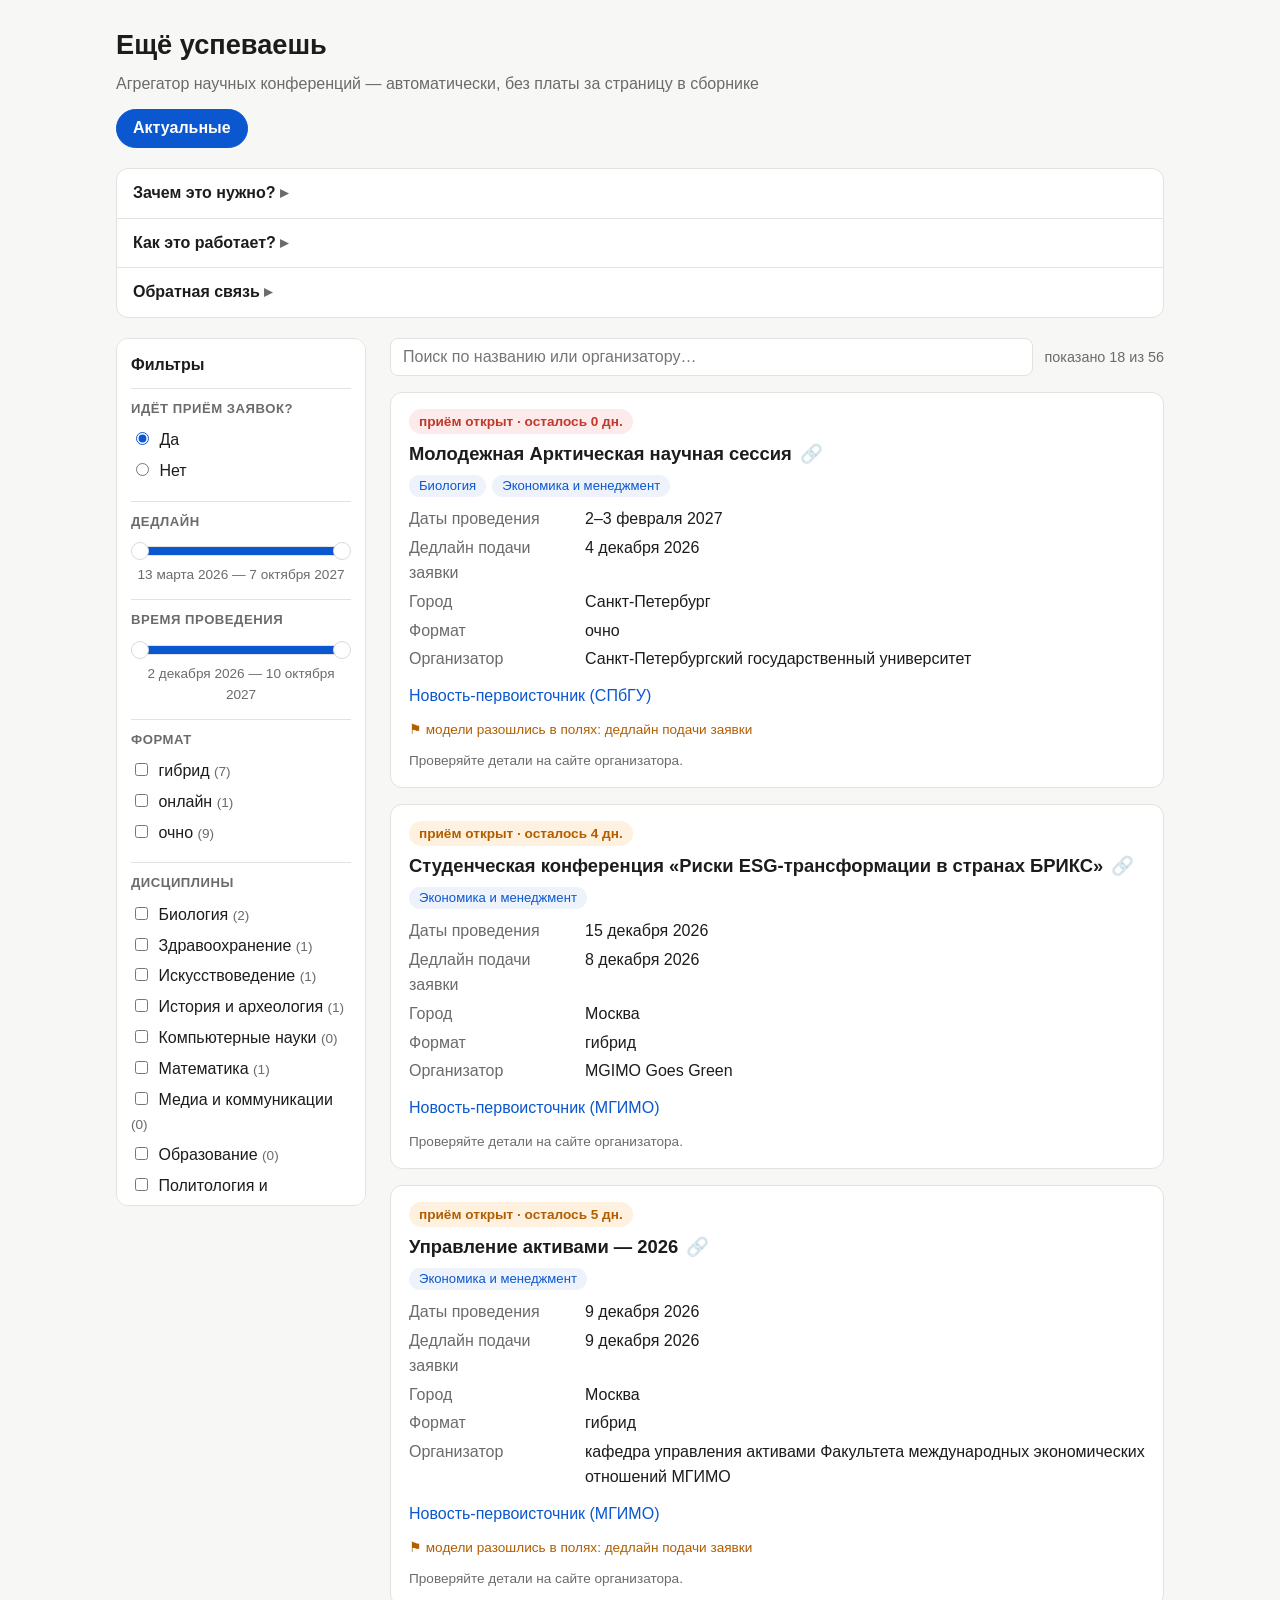
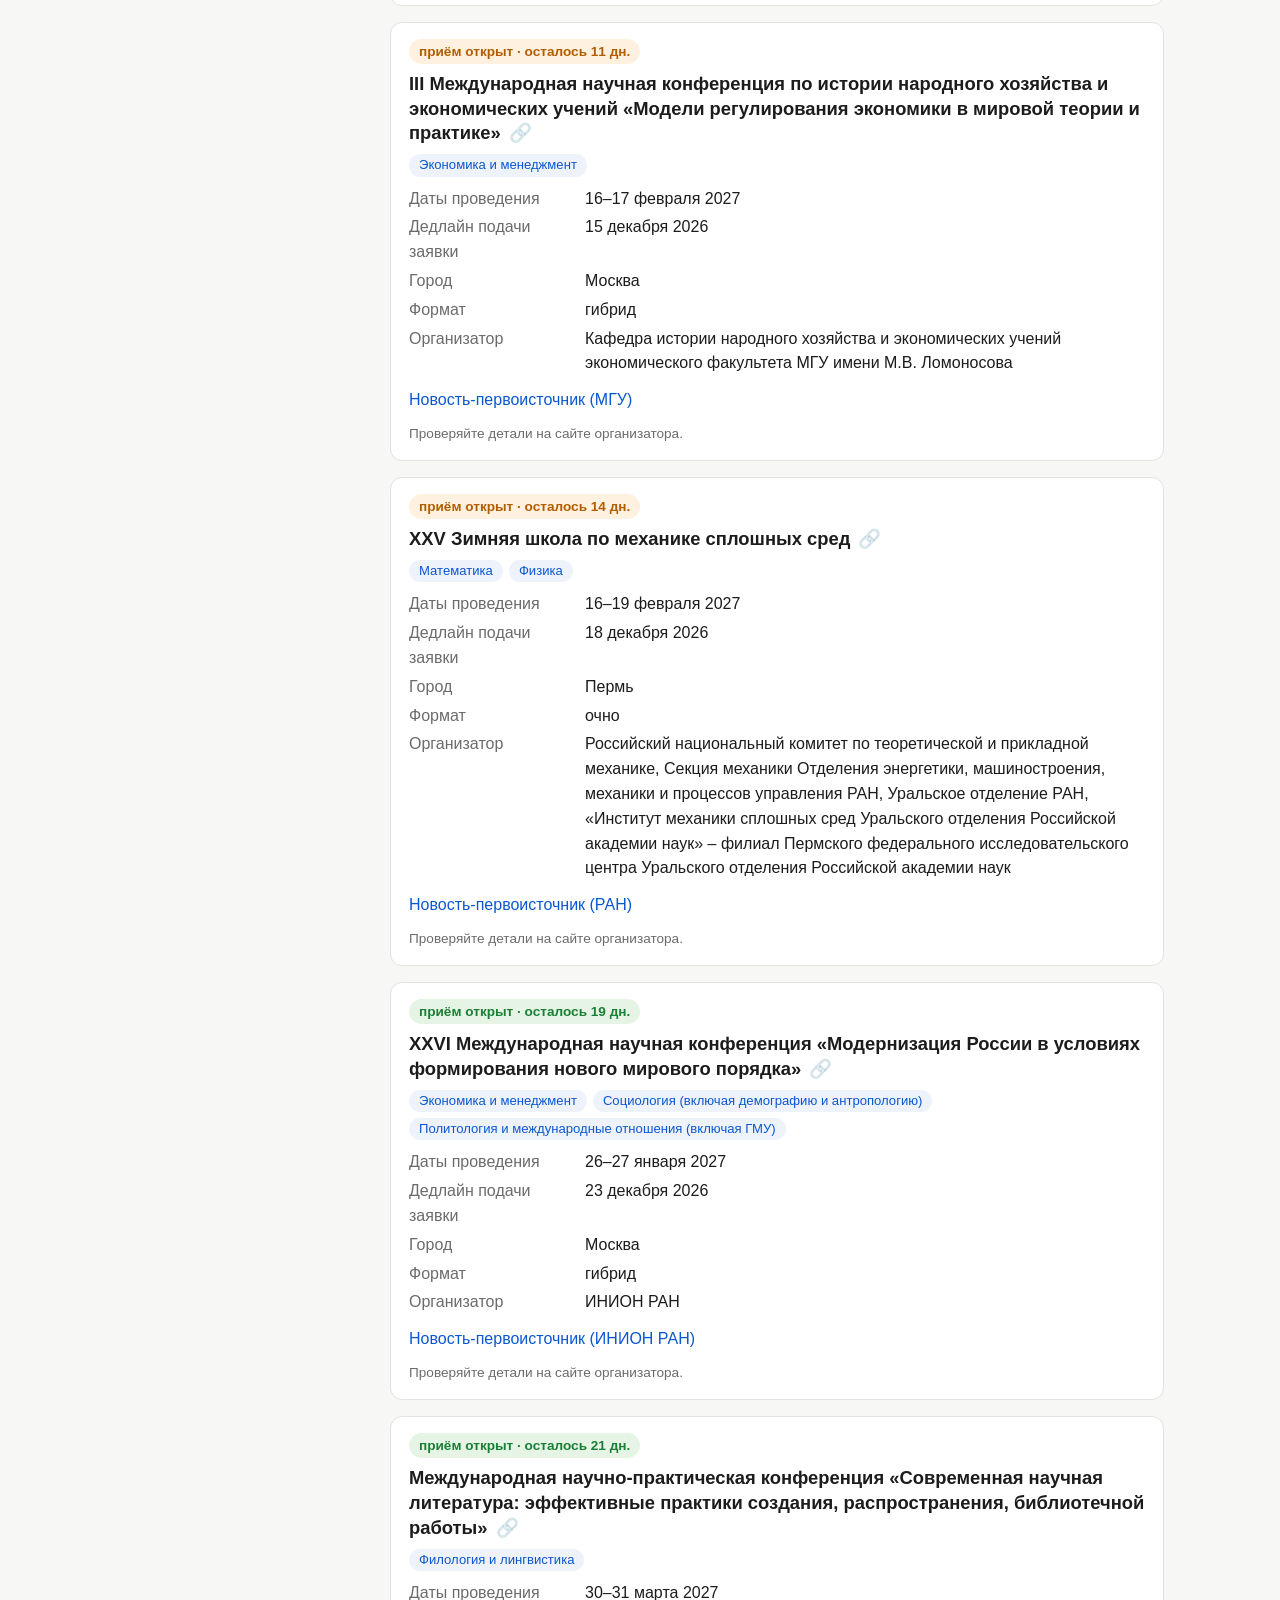
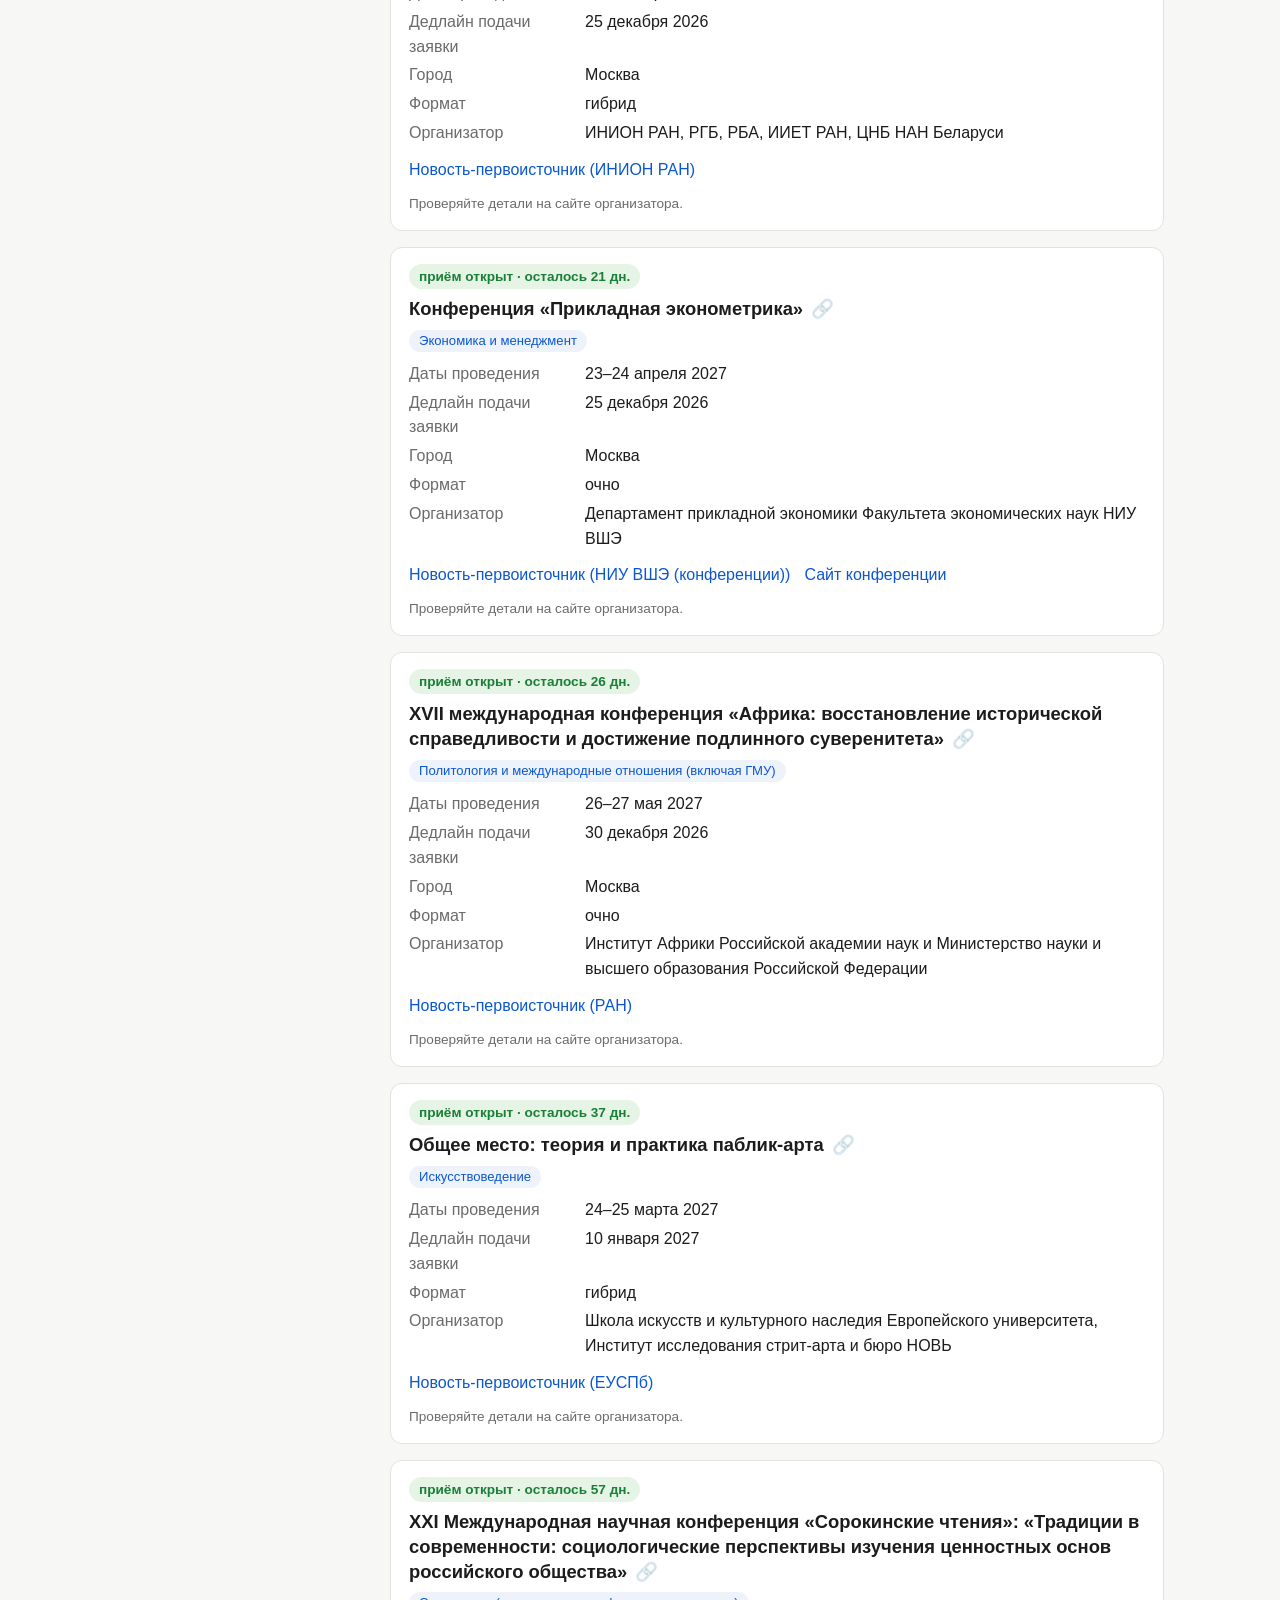
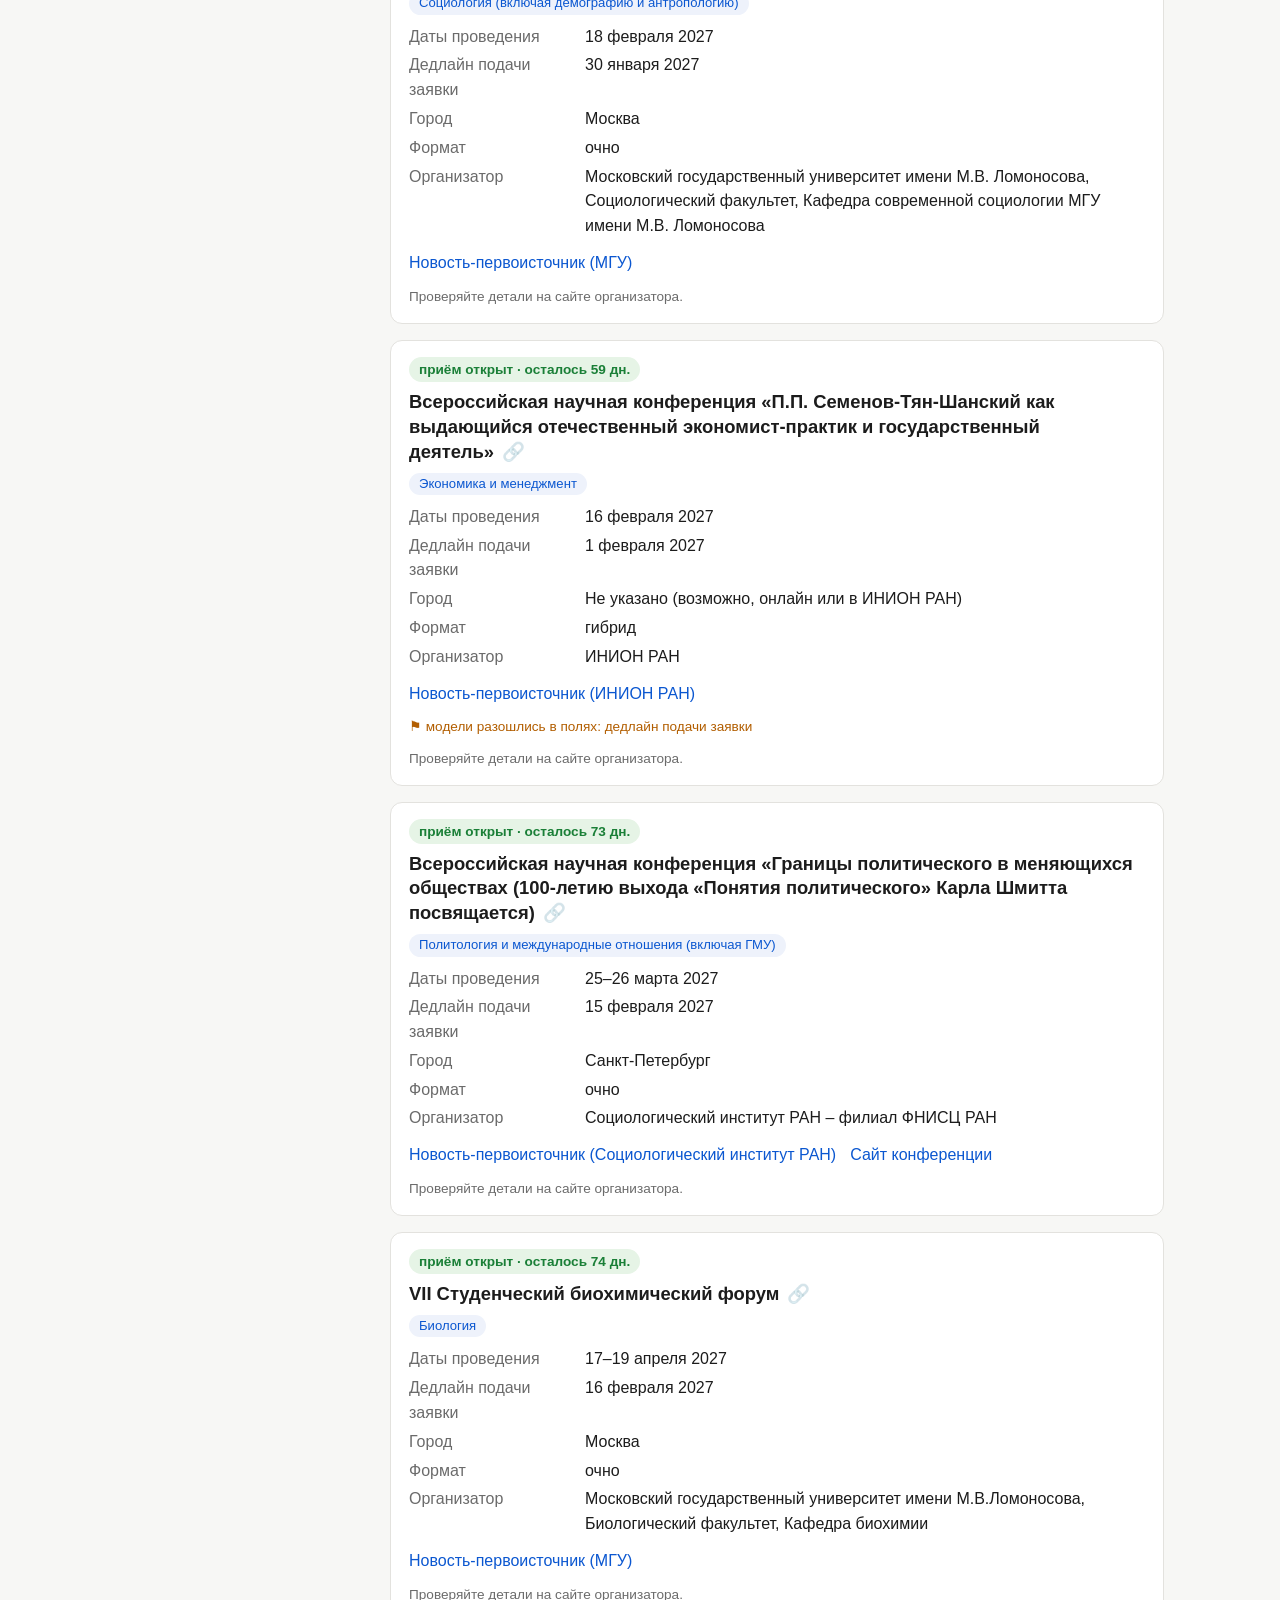
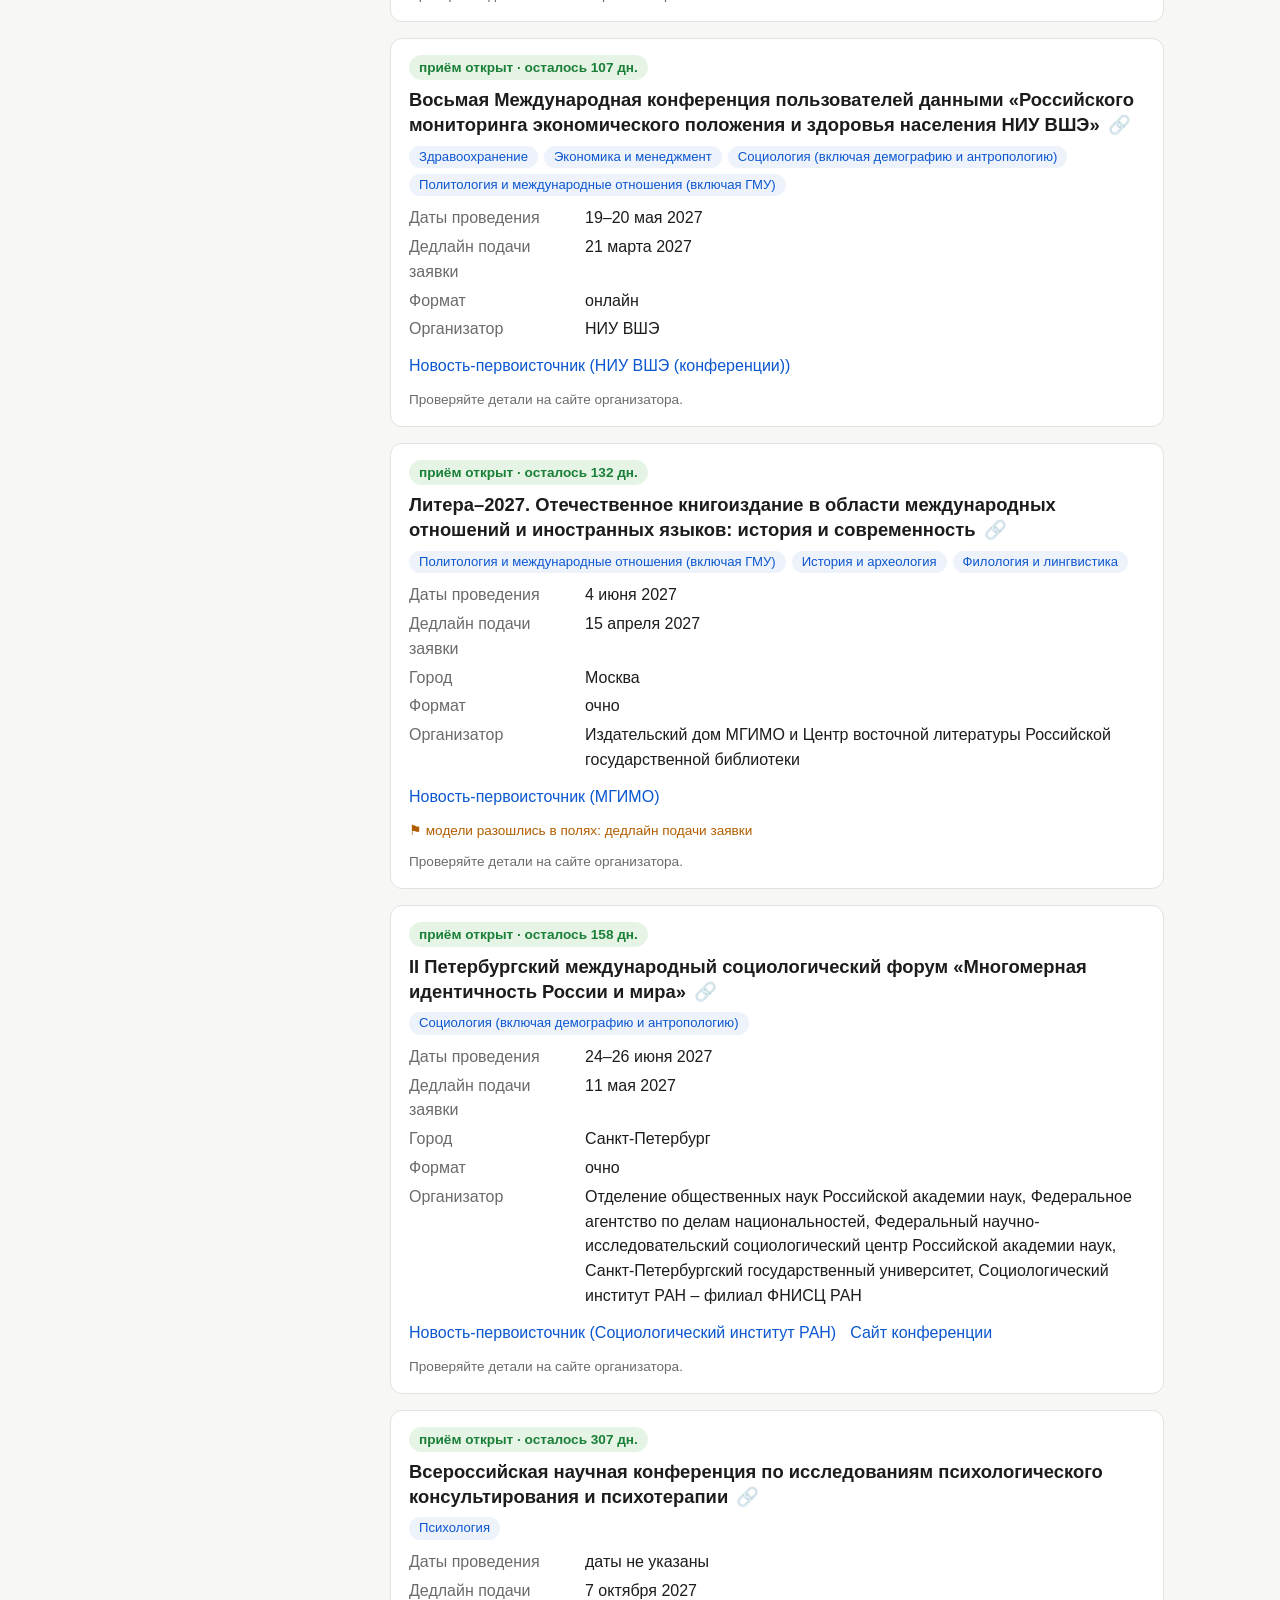
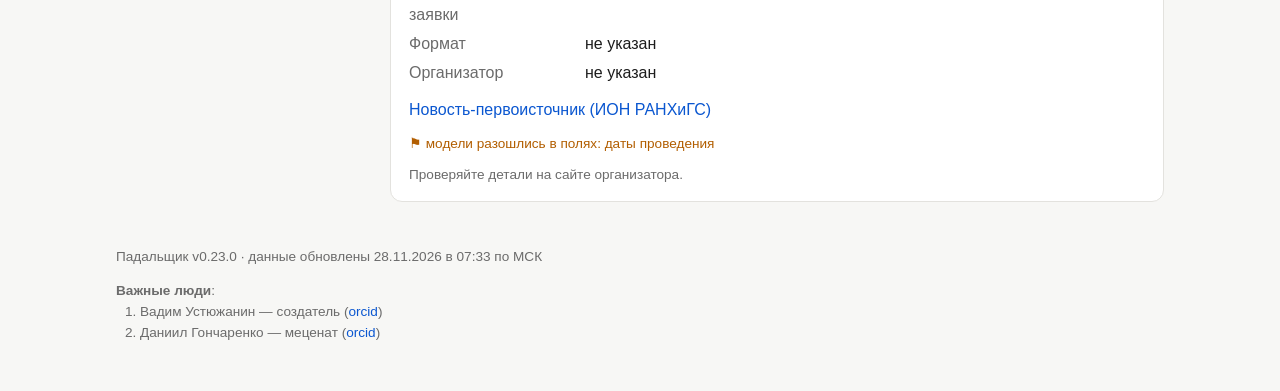
<file: docs/standalone.html>
<!DOCTYPE html>
<html lang="ru">
<head>
<meta charset="utf-8">
<meta name="viewport" content="width=device-width, initial-scale=1">
<title>Ещё успеваешь</title>
<link rel="icon" type="image/png" sizes="96x96" href="favicon.png">
<style>
.noUi-target,.noUi-target *{-webkit-touch-callout:none;-webkit-tap-highlight-color:transparent;-webkit-user-select:none;-ms-touch-action:none;touch-action:none;-ms-user-select:none;-moz-user-select:none;user-select:none;-moz-box-sizing:border-box;box-sizing:border-box}.noUi-target{position:relative}.noUi-base,.noUi-connects{width:100%;height:100%;position:relative;z-index:1}.noUi-connects{overflow:hidden;z-index:0}.noUi-connect,.noUi-origin{will-change:transform;position:absolute;z-index:1;top:0;right:0;height:100%;width:100%;-ms-transform-origin:0 0;-webkit-transform-origin:0 0;-webkit-transform-style:preserve-3d;transform-origin:0 0;transform-style:flat}.noUi-txt-dir-rtl.noUi-horizontal .noUi-origin{left:0;right:auto}.noUi-vertical .noUi-origin{top:-100%;width:0}.noUi-horizontal .noUi-origin{height:0}.noUi-handle{-webkit-backface-visibility:hidden;backface-visibility:hidden;position:absolute}.noUi-touch-area{height:100%;width:100%}.noUi-state-tap .noUi-connect,.noUi-state-tap .noUi-origin{-webkit-transition:transform .3s;transition:transform .3s}.noUi-state-drag *{cursor:inherit!important}.noUi-horizontal{height:18px}.noUi-horizontal .noUi-handle{width:34px;height:28px;right:-17px;top:-6px}.noUi-vertical{width:18px}.noUi-vertical .noUi-handle{width:28px;height:34px;right:-6px;bottom:-17px}.noUi-txt-dir-rtl.noUi-horizontal .noUi-handle{left:-17px;right:auto}.noUi-target{background:#FAFAFA;border-radius:4px;border:1px solid #D3D3D3;box-shadow:inset 0 1px 1px #F0F0F0,0 3px 6px -5px #BBB}.noUi-connects{border-radius:3px}.noUi-connect{background:#3FB8AF}.noUi-draggable{cursor:ew-resize}.noUi-vertical .noUi-draggable{cursor:ns-resize}.noUi-handle{border:1px solid #D9D9D9;border-radius:3px;background:#FFF;cursor:default;box-shadow:inset 0 0 1px #FFF,inset 0 1px 7px #EBEBEB,0 3px 6px -3px #BBB}.noUi-active{box-shadow:inset 0 0 1px #FFF,inset 0 1px 7px #DDD,0 3px 6px -3px #BBB}.noUi-handle:after,.noUi-handle:before{content:"";display:block;position:absolute;height:14px;width:1px;background:#E8E7E6;left:14px;top:6px}.noUi-handle:after{left:17px}.noUi-vertical .noUi-handle:after,.noUi-vertical .noUi-handle:before{width:14px;height:1px;left:6px;top:14px}.noUi-vertical .noUi-handle:after{top:17px}[disabled] .noUi-connect{background:#B8B8B8}[disabled] .noUi-handle,[disabled].noUi-handle,[disabled].noUi-target{cursor:not-allowed}.noUi-pips,.noUi-pips *{-moz-box-sizing:border-box;box-sizing:border-box}.noUi-pips{position:absolute;color:#999}.noUi-value{position:absolute;white-space:nowrap;text-align:center}.noUi-value-sub{color:#ccc;font-size:10px}.noUi-marker{position:absolute;background:#CCC}.noUi-marker-sub{background:#AAA}.noUi-marker-large{background:#AAA}.noUi-pips-horizontal{padding:10px 0;height:80px;top:100%;left:0;width:100%}.noUi-value-horizontal{-webkit-transform:translate(-50%,50%);transform:translate(-50%,50%)}.noUi-rtl .noUi-value-horizontal{-webkit-transform:translate(50%,50%);transform:translate(50%,50%)}.noUi-marker-horizontal.noUi-marker{margin-left:-1px;width:2px;height:5px}.noUi-marker-horizontal.noUi-marker-sub{height:10px}.noUi-marker-horizontal.noUi-marker-large{height:15px}.noUi-pips-vertical{padding:0 10px;height:100%;top:0;left:100%}.noUi-value-vertical{-webkit-transform:translate(0,-50%);transform:translate(0,-50%);padding-left:25px}.noUi-rtl .noUi-value-vertical{-webkit-transform:translate(0,50%);transform:translate(0,50%)}.noUi-marker-vertical.noUi-marker{width:5px;height:2px;margin-top:-1px}.noUi-marker-vertical.noUi-marker-sub{width:10px}.noUi-marker-vertical.noUi-marker-large{width:15px}.noUi-tooltip{display:block;position:absolute;border:1px solid #D9D9D9;border-radius:3px;background:#fff;color:#000;padding:5px;text-align:center;white-space:nowrap}.noUi-horizontal .noUi-tooltip{-webkit-transform:translate(-50%,0);transform:translate(-50%,0);left:50%;bottom:120%}.noUi-vertical .noUi-tooltip{-webkit-transform:translate(0,-50%);transform:translate(0,-50%);top:50%;right:120%}.noUi-horizontal .noUi-origin>.noUi-tooltip{-webkit-transform:translate(50%,0);transform:translate(50%,0);left:auto;bottom:10px}.noUi-vertical .noUi-origin>.noUi-tooltip{-webkit-transform:translate(0,-18px);transform:translate(0,-18px);top:auto;right:28px}
</style>
<style>
/* Агрегатор конференций — минимальный аккуратный стиль, mobile-friendly */
:root {
  --bg: #f7f7f5; --card: #ffffff; --text: #1c1c1c; --muted: #6b6b6b;
  --accent: #0b57d0; --border: #e3e2de; --chip: #eef2fb;
  --green-bg: #e6f4e6; --green-tx: #1a7f37;
  --orange-bg: #fff1df; --orange-tx: #b25e00;
  --red-bg: #fdeaea; --red-tx: #c0392b;
  --gray-bg: #eeeeec; --gray-tx: #6b6b6b;
}
@media (prefers-color-scheme: dark) {
  :root {
    --bg: #191a1c; --card: #232527; --text: #e8e8e6; --muted: #9a9a97;
    --accent: #8ab4f8; --border: #3a3c3f; --chip: #2a3040;
    --green-bg: #143820; --green-tx: #7bd28d;
    --orange-bg: #3c2a10; --orange-tx: #f0b060;
    --red-bg: #401b1b; --red-tx: #ef9a90;
    --gray-bg: #2e3032; --gray-tx: #9a9a97;
  }
}
* { box-sizing: border-box; }
body {
  margin: 0 auto; padding: 24px 16px 48px; max-width: 1080px;
  background: var(--bg); color: var(--text);
  font: 16px/1.55 -apple-system, "Segoe UI", Roboto, "Helvetica Neue", Arial, sans-serif;
}
header h1 { margin: 0 0 6px; font-size: 1.7rem; }
.subtitle { margin: 0 0 12px; color: var(--muted); }

/* --- вкладки Актуальные | Архив --- */
.tabs { display: flex; gap: 6px; margin: 0 0 20px; }
.tabs a {
  padding: 6px 16px; border-radius: 999px; text-decoration: none;
  color: var(--muted); border: 1px solid var(--border); font-weight: 600;
}
.tabs a:hover { color: var(--text); }
.tabs a.active { background: var(--accent); border-color: var(--accent); color: #fff; }

/* в архиве статус-фильтр и дедлайн-слайдер не имеют смысла */
body[data-page="archive"] #g-open,
body[data-page="archive"] #g-deadline { display: none; }

/* --- слайдеры дат (noUiSlider) --- */
.range-slider { margin: 14px 8px 8px; height: 10px; }
.range-label { color: var(--muted); font-size: .85rem; text-align: center; }
.noUi-connect { background: var(--accent); }
.noUi-target { border-color: var(--border); background: var(--gray-bg); box-shadow: none; }
.noUi-handle {
  width: 18px !important; height: 18px !important; right: -9px !important;
  top: -5px !important; border-radius: 50%;
  box-shadow: none; cursor: grab;
}
.noUi-handle::before, .noUi-handle::after { display: none; }

/* --- страница статистики --- */
.stats figure.stat {
  background: var(--card); border: 1px solid var(--border); border-radius: 12px;
  padding: 16px; margin: 0 0 16px;
}
.stats figure.stat img { width: 100%; height: auto; display: block; }
.stats figcaption { color: var(--muted); font-size: .9rem; margin-top: 8px; }

/* --- «важные люди» в подвале --- */
.people { margin-top: 6px; }
.people a { color: var(--accent); text-decoration: none; }
.people a:hover { text-decoration: underline; }

/* --- о проекте --- */
/* группа-аккордеон: три раздела выглядят одной карточкой с разделителями */
.about-group {
  background: var(--card); border: 1px solid var(--border); border-radius: 12px;
  margin: 0 0 20px; overflow: hidden;
}
.about-group .about {
  background: transparent; border: none; border-radius: 0; margin: 0;
  border-top: 1px solid var(--border);
}
.about-group .about:first-child { border-top: none; }

.about {
  background: var(--card); border: 1px solid var(--border); border-radius: 12px;
  padding: 4px 16px; margin: 0 0 20px;
}
.about summary { cursor: pointer; font-weight: 600; padding: 8px 0; list-style: none; }
.about summary::-webkit-details-marker { display: none; }
.about summary::after { content: " ▸"; color: var(--muted); }
.about[open] summary::after { content: " ▾"; }
.about-body { padding: 0 0 10px; }
.about-body p { margin: 8px 0; }
.about-body a { color: var(--accent); text-decoration: none; }
.about-body a:hover { text-decoration: underline; }
.muted { color: var(--muted); font-size: .9rem; }

/* --- пародийное «письмо» в блоке «зачем это нужно» --- */
.letter {
  margin: 12px 0;
  padding: 12px 16px;
  background: var(--gray-bg);
  border: 1px dashed var(--muted);
  border-radius: 10px;
  font-family: Georgia, "Times New Roman", serif;  /* казённый серифный тон */
}
.letter-label {
  font: 600 .72rem/1.2 -apple-system, "Segoe UI", Roboto, sans-serif;
  color: var(--muted);
  text-transform: uppercase;
  letter-spacing: .06em;
  margin-bottom: 8px;
}
.letter p { margin: 7px 0; }

/* --- якорные ссылки --- */
.permalink {
  margin-left: 8px; color: var(--muted); text-decoration: none;
  opacity: .35; font-weight: 400;
}
.card h2:hover .permalink { opacity: 1; }
.permalink:hover { color: var(--accent); }
.card.hl { outline: 2px solid var(--accent); outline-offset: 2px; }

.layout { display: grid; grid-template-columns: 250px minmax(0, 1fr); gap: 24px; }

/* --- сайдбар --- */
.sidebar .filters {
  background: var(--card); border: 1px solid var(--border); border-radius: 12px;
  padding: 4px 14px 14px;
  position: sticky; top: 16px;
  /* фильтров больше, чем влезает в экран: сайдбар скроллится сам,
     страницу листать не нужно */
  max-height: calc(100vh - 32px);
  overflow-y: auto;
  overscroll-behavior: contain;
}
.filters summary {
  cursor: pointer; font-weight: 600; padding: 10px 0;
  list-style: none;
}
.filters summary::-webkit-details-marker { display: none; }
.fgroup { margin: 0 0 14px; padding-top: 10px; border-top: 1px solid var(--border); }
.fgroup h3 { margin: 0 0 6px; font-size: .82rem; text-transform: uppercase;
             letter-spacing: .04em; color: var(--muted); }
.fgroup label { display: block; padding: 3px 0; cursor: pointer; }
.fcount { color: var(--muted); font-size: .85em; }
.fgroup input { margin-right: 6px; accent-color: var(--accent); }
#reset {
  width: 100%; padding: 8px 10px; border: 1px solid var(--border); border-radius: 8px;
  background: transparent; color: var(--muted); font-size: .9rem; cursor: pointer;
}
#reset:hover { color: var(--text); border-color: var(--muted); }

/* --- лента --- */
.topbar { display: flex; flex-wrap: wrap; gap: 12px; align-items: center; margin-bottom: 16px; }
.topbar input[type="search"] {
  flex: 1 1 220px; padding: 9px 12px; font-size: 1rem; color: var(--text);
  background: var(--card); border: 1px solid var(--border); border-radius: 8px;
}
.counter { color: var(--muted); font-size: .9rem; white-space: nowrap; }
.card {
  background: var(--card); border: 1px solid var(--border); border-radius: 12px;
  padding: 16px 18px; margin-bottom: 16px;
}
.card.past { opacity: .75; }
.card h2 { margin: 8px 0 8px; font-size: 1.15rem; line-height: 1.35; }
.badge {
  display: inline-block; padding: 2px 10px; border-radius: 999px;
  font-size: .85rem; font-weight: 600;
}
.badge.green  { background: var(--green-bg);  color: var(--green-tx); }
.badge.orange { background: var(--orange-bg); color: var(--orange-tx); }
.badge.red    { background: var(--red-bg);    color: var(--red-tx); }
.badge.gray   { background: var(--gray-bg);   color: var(--gray-tx); }
.chips { margin: 0 0 10px; display: flex; flex-wrap: wrap; gap: 6px; }
.chip {
  background: var(--chip); color: var(--accent);
  border-radius: 999px; padding: 1px 10px; font-size: .82rem;
}
.rows { display: grid; gap: 4px; }
.row { display: flex; gap: 8px; }
.row .label { flex: 0 0 10.5em; color: var(--muted); }
.row .value { flex: 1; }
.links { display: flex; flex-wrap: wrap; gap: 14px; margin: 12px 0 0; }
.links a { color: var(--accent); text-decoration: none; }
.links a:hover { text-decoration: underline; }
.flags { margin: 10px 0 0; font-size: .85rem; color: var(--orange-tx); }
.check { margin: 10px 0 0; font-size: .85rem; color: var(--muted); }
.empty { color: var(--muted); text-align: center; padding: 40px 0; }
footer { margin-top: 28px; color: var(--muted); font-size: .85rem; }

@media (max-width: 760px) {
  .layout { grid-template-columns: 1fr; }
  .sidebar .filters { position: static; }
  .row { flex-direction: column; gap: 0; }
  .row .label { flex-basis: auto; font-size: .82rem; }
}

</style>
</head>
<body data-page="main">
<header>
  <h1>Ещё успеваешь</h1>
  <p class="subtitle">Агрегатор научных конференций — автоматически, без платы за страницу в сборнике</p>
  <nav class="tabs">
    <a href="index.html" class="active">Актуальные</a>
    
    
  </nav>
</header>

<div class="about-group">

<details class="about">
  <summary>Зачем это нужно?</summary>
  <div class="about-body">

    <div class="letter">
      <div class="letter-label">[MASSMAIL] XXXV Международная конференция "НАУЧНЫЙ ДИАЛОГ: ТЕОРИЯ И ПРАКТИКА"</div>
      <p>
        <em>Уважаемый автор!</em>
      </p>
      <p>
        Приглашаем Вас принять участие в заочной конференции "НАУЧНЫЙ ДИАЛОГ: ТЕОРИЯ И ПРАКТИКА" (все специальности ВАК).
        Конференция состоится 7 мая 2026 года в заочном формате — без необходимости личного присутствия.
      </p>
      <p>
        По итогу будет выпущен сборник трудов конференции (в тот же день).
        Публикация подходит для отчётности, аттестации, портфолио исследователя и подтверждения научной активности (РИНЦ, elibrary, doi, Белый список, ВАК К2).
      </p>
      <p>
        <em>Стоимость участия: 2000 руб.</em>
      </p>
    </div>

    <p>
      Приблизительно такие объявления вы найдете, если будете искать ближайшие конференции. 
      Для апробации результатов исследования по специальности ВАК это, безусловно, подойдет идеально, но все же хочется чего-то другого. 
      Поэтому я сделал сайт, где собираются анонсы конференций с сайтов некоторых российских вузов. 
      В отличие от героически создаваемых раз в месяц дайджестов, 
      мой хищнический алгоритм раз в день собирает анонсы и дает краткую информацию по ним (хоть и с потенциальными ошибками). 
      При этом я не ограничиваюсь только определённым полем — 
      тут собраны любые конференции, которые при этом не делают объявления по типу верхнего (будем надеяться на наши 5-100 вузы).  
    </p>

  </div>
</details>

<details class="about">
  <summary>Как это работает?</summary>
  <div class="about-body">
    <p>
      Сайт автоматически собирает новости и анонсы с сайтов российских вузов.
      Среди них отбираются только те, которые содержат объявления о будущих конференциях: 
      это делается через первичный фильтр, а далее через (мажоритарное) голосование трех open-source LLM:
      <a href="https://ollama.com/library/gemma4:12b"
         target="_blank"
         rel="noopener noreferrer">Gemma 4 12B</a>,
      <a href="https://ollama.com/library/qwen3.5:9b"
         target="_blank"
         rel="noopener noreferrer">Qwen3.5-9B</a>
      и
      <a href="https://ollama.com/library/clef-flash"
         target="_blank"
         rel="noopener noreferrer">Clef-Flash</a>.
    </p>
    
    <p>
      После этого среди отобранных новостей о конференциях извлекаются ключевые поля: даты проведения, дедлайн подачи заявки и прочее.
      Это делает другая тройка моделей:
      <a href="https://ollama.com/library/qwen3:8b"
         target="_blank"
         rel="noopener noreferrer">Qwen3-8B</a>,
      <a href="https://ollama.com/library/gemma3:12b"
         target="_blank"
         rel="noopener noreferrer">Gemma 3 12B</a>
      и
      <a href="https://ollama.com/library/mistral-nemo:12b"
         target="_blank"
         rel="noopener noreferrer">Mistral NeMo 12B</a>. 
      Каждому мероприятию присваивается уникальный номер (тыкните на 🔗 после названия, чтобы получить уникальную ссылку на карточку),
      а также научное направление на основе рубрикатора OECD, немного переосмысленного Вышкой (см. 
      <a href="https://www.hse.ru/science/scifund/klass_new"
         target="_blank"
         rel="noopener noreferrer">тут</a>).
      Поля, в которых модели разошлись и их ответ не был единогласным, помечены флагом ⚑. 
      При этом карточки с сильными расхождениями в датах (дедлайн и время проведения) на сайт не попадают, а уходят на ручную проверку: это случай, когда каждая модель дала свой уникальный ответ. 
      Такая процедура спасает от вопиющих ошибок, но <b>всегда проверяйте детали на сайте организатора</b> по ссылке "Новость-первоисточник". 
    <p>
    
    <p>База пополняется автоматически — примерно раз в день.</p>

    <p>Используемые источники (будут пополняться): <span id="src-list"><a href="https://eusp.org/news" target="_blank" rel="noopener">ЕУСПб</a>, <a href="https://www.hse.ru/news/announcements/scientific_actions/" target="_blank" rel="noopener">НИУ ВШЭ</a>, <a href="https://spb.hse.ru/announcements/" target="_blank" rel="noopener">НИУ ВШЭ (СПб)</a>, <a href="https://perm.hse.ru/news/announcements/scientific_actions/" target="_blank" rel="noopener">НИУ ВШЭ (Пермь)</a>, <a href="https://news.itmo.ru/ru/events/" target="_blank" rel="noopener">ИТМО</a>, <a href="https://mgimo.ru/about/news/announce/" target="_blank" rel="noopener">МГИМО</a>, <a href="https://msu.ru/science/allevents.html" target="_blank" rel="noopener">МГУ</a>, <a href="https://socinst.ru/events" target="_blank" rel="noopener">Социологический институт РАН</a>, <a href="https://inion.ru/ru/about/news/?category=4" target="_blank" rel="noopener">ИНИОН РАН</a>, <a href="https://ion.ranepa.ru/announcement/" target="_blank" rel="noopener">ИОН РАНХиГС</a>, <a href="https://www.rsuh.ru/anons/" target="_blank" rel="noopener">РГГУ</a>, <a href="https://news.tsu.ru/calendar-of-events/" target="_blank" rel="noopener">ТГУ</a>, <a href="https://lcsr.hse.ru/news/" target="_blank" rel="noopener">ЦенСИБ НИУ ВШЭ</a>, <a href="https://new.ras.ru/press-center/events-additional/" target="_blank" rel="noopener">РАН</a>, <a href="https://events.spbu.ru/" target="_blank" rel="noopener">СПбГУ</a>, <a href="https://mipt.ru/institute/events" target="_blank" rel="noopener">МФТИ</a>, <a href="https://urfu.ru/get-news/ru/news/?cols=3&amp;pid=53%2C11367%2C30302&amp;categories=1%2C10%2C12%2C130%2C155%2C2%2C212%2C232%2C27%2C277%2C3%2C329%2C33%2C380%2C381%2C4%2C5%2C52%2C6%2C8%2C9%2C90%2C93%2C96&amp;fullmode=1&amp;offset=0&amp;rows=100&amp;selected=0&amp;page=54&amp;show_categories=1" target="_blank" rel="noopener">УрФУ</a>, <a href="https://www.iccaras.ru/meropriyatiya.html" target="_blank" rel="noopener">ИКСА РАН</a>, <a href="https://iea-ras.ru/?cat=56" target="_blank" rel="noopener">ИЭА РАН</a>, <a href="https://www.hse.ru/science/HSEconf" target="_blank" rel="noopener">НИУ ВШЭ (конференции)</a>, <a href="https://iling.spb.ru/conferences" target="_blank" rel="noopener">ИЛИ РАН</a></span><p>
  <p id="about-generated" class="muted">В базе 265 конференций. Данные обновлены 28.11.2026 в 07:33 по МСК.</p>
  </div>
</details>

<details class="about">
  <summary>Обратная связь</summary>
  <div class="about-body">
    <p>
      Ошибка? Не скрепится стоящий того вуз? Напишите мне на <ins>vadim.v.ustyuzhanin [собакич] gmail.com</ins>.
    </p>
  </div>
</details>

</div><!-- /.about-group -->

<div class="layout">
<aside class="sidebar">
  <details class="filters" open>
    <summary>Фильтры</summary>

    <section class="fgroup" id="g-open">
      <h3>Идёт приём заявок?</h3>
      <label><input type="radio" name="open" value="yes" checked> Да</label>
      <label><input type="radio" name="open" value="no"> Нет</label>
    </section>

    <section class="fgroup" id="g-deadline">
      <h3>Дедлайн</h3>
      <div id="dl-slider" class="range-slider"></div>
      <div id="dl-label" class="range-label"></div>
    </section>

    <section class="fgroup" id="g-event">
      <h3>Время проведения</h3>
      <div id="ev-slider" class="range-slider"></div>
      <div id="ev-label" class="range-label"></div>
    </section>

    <section class="fgroup" id="g-fmt"><h3>Формат</h3></section>
    <section class="fgroup" id="g-disc"><h3>Дисциплины</h3></section>

    <button id="reset" type="button">Сбросить фильтры</button>
  </details>
</aside>

<main>
  <div class="topbar">
    <input id="q" type="search" placeholder="Поиск по названию или организатору…"
           autocomplete="off">
    <span id="counter" class="counter">показано 20 из 70</span>
  </div>
  <noscript><p class="muted">Без JavaScript работает только список ниже
  (конференции с открытым приёмом). Для фильтров и поиска откройте файл
  в браузере — например «Поделиться → открыть в Safari/Chrome».</p></noscript>
  <div id="list">
<article class="card" id="c-069454ec525b"><span class="badge red">приём открыт · осталось 3 дн.</span><h2>The 8th International Conference «Topical Issues of International Political Geography»<a class="permalink" href="#c-069454ec525b" title="Постоянная ссылка на карточку">#</a></h2><p class="chips"><span class="chip">Политология и международные отношения (включая ГМУ)</span></p><div class="rows"><div class="row"><span class="label">Даты проведения</span><span class="value">25–26 декабря 2026</span></div><div class="row"><span class="label">Дедлайн подачи заявки</span><span class="value">1 декабря 2026</span></div><div class="row"><span class="label">Город</span><span class="value">Санкт-Петербург</span></div><div class="row"><span class="label">Формат</span><span class="value">очно</span></div><div class="row"><span class="label">Организатор</span><span class="value">Социологический институт РАН – филиал ФНИСЦ РАН</span></div></div><p class="links"><a href="https://socinst.ru/conferences/tipg2026/#files" target="_blank" rel="noopener">Новость-первоисточник (Социологический институт РАН)</a></p><p class="check">Проверяйте детали на сайте организатора.</p></article>
<article class="card" id="c-153fb4ed3524"><span class="badge red">приём открыт · осталось 3 дн.</span><h2>Студенческая научно-практическая конференция им. Л.Л. Любимова<a class="permalink" href="#c-153fb4ed3524" title="Постоянная ссылка на карточку">#</a></h2><p class="chips"><span class="chip">Экономика и менеджмент</span><span class="chip">Право</span><span class="chip">История и археология</span><span class="chip">Филология и лингвистика</span></p><div class="rows"><div class="row"><span class="label">Даты проведения</span><span class="value">25 января 2027</span></div><div class="row"><span class="label">Дедлайн подачи заявки</span><span class="value">1 декабря 2026</span></div><div class="row"><span class="label">Город</span><span class="value">Пермь</span></div><div class="row"><span class="label">Формат</span><span class="value">очно</span></div><div class="row"><span class="label">Организатор</span><span class="value">НИУ ВШЭ – Пермь</span></div></div><p class="links"><a href="https://perm.hse.ru/lyubimov/" target="_blank" rel="noopener">Новость-первоисточник (НИУ ВШЭ (Пермь))</a></p><p class="check">Проверяйте детали на сайте организатора.</p></article>
<article class="card" id="c-cca808c46c72"><span class="badge orange">приём открыт · осталось 6 дн.</span><h2>Молодежная Арктическая научная сессия<a class="permalink" href="#c-cca808c46c72" title="Постоянная ссылка на карточку">#</a></h2><p class="chips"><span class="chip">Биология</span><span class="chip">Экономика и менеджмент</span></p><div class="rows"><div class="row"><span class="label">Даты проведения</span><span class="value">2–3 февраля 2027</span></div><div class="row"><span class="label">Дедлайн подачи заявки</span><span class="value">4 декабря 2026</span></div><div class="row"><span class="label">Город</span><span class="value">Санкт-Петербург</span></div><div class="row"><span class="label">Формат</span><span class="value">очно</span></div><div class="row"><span class="label">Организатор</span><span class="value">Санкт-Петербургский государственный университет</span></div></div><p class="links"><a href="https://events.spbu.ru/molodezhnaya-arkticheskaya-nauchnaya-sessiya" target="_blank" rel="noopener">Новость-первоисточник (СПбГУ)</a></p><p class="flags">⚑ модели разошлись в полях: дедлайн подачи заявки</p><p class="check">Проверяйте детали на сайте организатора.</p></article>
<article class="card" id="c-b778926b1f1d"><span class="badge orange">приём открыт · осталось 10 дн.</span><h2>Студенческая конференция «Риски ESG-трансформации в странах БРИКС»<a class="permalink" href="#c-b778926b1f1d" title="Постоянная ссылка на карточку">#</a></h2><p class="chips"><span class="chip">Экономика и менеджмент</span></p><div class="rows"><div class="row"><span class="label">Даты проведения</span><span class="value">15 декабря 2026</span></div><div class="row"><span class="label">Дедлайн подачи заявки</span><span class="value">8 декабря 2026</span></div><div class="row"><span class="label">Город</span><span class="value">Москва</span></div><div class="row"><span class="label">Формат</span><span class="value">гибрид</span></div><div class="row"><span class="label">Организатор</span><span class="value">MGIMO Goes Green</span></div></div><p class="links"><a href="https://mgimo.ru/about/news/announce/esg-brics-15-12-26/" target="_blank" rel="noopener">Новость-первоисточник (МГИМО)</a></p><p class="check">Проверяйте детали на сайте организатора.</p></article>
<article class="card" id="c-edcc0fbf2f71"><span class="badge orange">приём открыт · осталось 11 дн.</span><h2>Управление активами — 2026<a class="permalink" href="#c-edcc0fbf2f71" title="Постоянная ссылка на карточку">#</a></h2><p class="chips"><span class="chip">Экономика и менеджмент</span></p><div class="rows"><div class="row"><span class="label">Даты проведения</span><span class="value">9 декабря 2026</span></div><div class="row"><span class="label">Дедлайн подачи заявки</span><span class="value">9 декабря 2026</span></div><div class="row"><span class="label">Город</span><span class="value">Москва</span></div><div class="row"><span class="label">Формат</span><span class="value">гибрид</span></div><div class="row"><span class="label">Организатор</span><span class="value">кафедра управления активами Факультета международных экономических отношений МГИМО</span></div></div><p class="links"><a href="https://mgimo.ru/about/news/announce/am-2026/" target="_blank" rel="noopener">Новость-первоисточник (МГИМО)</a></p><p class="flags">⚑ модели разошлись в полях: дедлайн подачи заявки</p><p class="check">Проверяйте детали на сайте организатора.</p></article>
<article class="card" id="c-f69c9c8b48c7"><span class="badge green">приём открыт · осталось 17 дн.</span><h2>III Международная научная конференция по истории народного хозяйства и экономических учений «Модели регулирования экономики в мировой теории и практике»<a class="permalink" href="#c-f69c9c8b48c7" title="Постоянная ссылка на карточку">#</a></h2><p class="chips"><span class="chip">Экономика и менеджмент</span></p><div class="rows"><div class="row"><span class="label">Даты проведения</span><span class="value">16–17 февраля 2027</span></div><div class="row"><span class="label">Дедлайн подачи заявки</span><span class="value">15 декабря 2026</span></div><div class="row"><span class="label">Город</span><span class="value">Москва</span></div><div class="row"><span class="label">Формат</span><span class="value">гибрид</span></div><div class="row"><span class="label">Организатор</span><span class="value">Кафедра истории народного хозяйства и экономических учений экономического факультета МГУ имени М.В. Ломоносова</span></div></div><p class="links"><a href="https://conf.msu.ru/rus/event/10349/" target="_blank" rel="noopener">Новость-первоисточник (МГУ)</a></p><p class="check">Проверяйте детали на сайте организатора.</p></article>
<article class="card" id="c-205ee2fa6d70"><span class="badge green">приём открыт · осталось 20 дн.</span><h2>XXV Зимняя школа по механике сплошных сред<a class="permalink" href="#c-205ee2fa6d70" title="Постоянная ссылка на карточку">#</a></h2><p class="chips"><span class="chip">Математика</span><span class="chip">Физика</span></p><div class="rows"><div class="row"><span class="label">Даты проведения</span><span class="value">16–19 февраля 2027</span></div><div class="row"><span class="label">Дедлайн подачи заявки</span><span class="value">18 декабря 2026</span></div><div class="row"><span class="label">Город</span><span class="value">Пермь</span></div><div class="row"><span class="label">Формат</span><span class="value">очно</span></div><div class="row"><span class="label">Организатор</span><span class="value">Российский национальный комитет по теоретической и прикладной механике, Секция механики Отделения энергетики, машиностроения, механики и процессов управления РАН, Уральское отделение РАН, «Институт механики сплошных сред Уральского отделения Российской академии наук» – филиал Пермского федерального исследовательского центра Уральского отделения Российской академии наук</span></div></div><p class="links"><a href="https://new.ras.ru/press-center/events-additional/xxv-zimnyaya-shkola-po-mekhanike-sploshnykh-sred/" target="_blank" rel="noopener">Новость-первоисточник (РАН)</a></p><p class="check">Проверяйте детали на сайте организатора.</p></article>
<article class="card" id="c-64a8f9a8645c"><span class="badge green">приём открыт · осталось 25 дн.</span><h2>XXVI Международная научная конференция «Модернизация России в условиях формирования нового мирового порядка»<a class="permalink" href="#c-64a8f9a8645c" title="Постоянная ссылка на карточку">#</a></h2><p class="chips"><span class="chip">Экономика и менеджмент</span><span class="chip">Социология (включая демографию и антропологию)</span><span class="chip">Политология и международные отношения (включая ГМУ)</span></p><div class="rows"><div class="row"><span class="label">Даты проведения</span><span class="value">26–27 января 2027</span></div><div class="row"><span class="label">Дедлайн подачи заявки</span><span class="value">23 декабря 2026</span></div><div class="row"><span class="label">Город</span><span class="value">Москва</span></div><div class="row"><span class="label">Формат</span><span class="value">гибрид</span></div><div class="row"><span class="label">Организатор</span><span class="value">ИНИОН РАН</span></div></div><p class="links"><a href="https://inion.ru/ru/about/news/xxvi-mezhdunarodnaia-nauchnaia-konferentciia-modernizatciia-rossii-v-usloviiakh-formirovaniia-novogo-mirovogo-poriadka/" target="_blank" rel="noopener">Новость-первоисточник (ИНИОН РАН)</a></p><p class="check">Проверяйте детали на сайте организатора.</p></article>
<article class="card" id="c-4a56b7786491"><span class="badge green">приём открыт · осталось 27 дн.</span><h2>Международная научно-практическая конференция «Современная научная литература: эффективные практики создания, распространения, библиотечной работы»<a class="permalink" href="#c-4a56b7786491" title="Постоянная ссылка на карточку">#</a></h2><p class="chips"><span class="chip">Филология и лингвистика</span></p><div class="rows"><div class="row"><span class="label">Даты проведения</span><span class="value">30–31 марта 2027</span></div><div class="row"><span class="label">Дедлайн подачи заявки</span><span class="value">25 декабря 2026</span></div><div class="row"><span class="label">Город</span><span class="value">Москва</span></div><div class="row"><span class="label">Формат</span><span class="value">гибрид</span></div><div class="row"><span class="label">Организатор</span><span class="value">ИНИОН РАН, РГБ, РБА, ИИЕТ РАН, ЦНБ НАН Беларуси</span></div></div><p class="links"><a href="https://inion.ru/ru/about/news/konferentciia-sovremennaia-nauchnaia-literatura-effektivnye-praktiki-sozdaniia-rasprostraneniia-bibliotechnoi-raboty-anons/" target="_blank" rel="noopener">Новость-первоисточник (ИНИОН РАН)</a></p><p class="check">Проверяйте детали на сайте организатора.</p></article>
<article class="card" id="c-d869423c4636"><span class="badge green">приём открыт · осталось 27 дн.</span><h2>Конференция «Прикладная эконометрика»<a class="permalink" href="#c-d869423c4636" title="Постоянная ссылка на карточку">#</a></h2><p class="chips"><span class="chip">Экономика и менеджмент</span></p><div class="rows"><div class="row"><span class="label">Даты проведения</span><span class="value">23–24 апреля 2027</span></div><div class="row"><span class="label">Дедлайн подачи заявки</span><span class="value">25 декабря 2026</span></div><div class="row"><span class="label">Город</span><span class="value">Москва</span></div><div class="row"><span class="label">Формат</span><span class="value">очно</span></div><div class="row"><span class="label">Организатор</span><span class="value">Департамент прикладной экономики Факультета экономических наук НИУ ВШЭ</span></div></div><p class="links"><a href="https://economics.hse.ru/depe/announcements/1221372740.html" target="_blank" rel="noopener">Новость-первоисточник (НИУ ВШЭ (конференции))</a><a href="https://ae.hse.ru/" target="_blank" rel="noopener">Сайт конференции</a></p><p class="check">Проверяйте детали на сайте организатора.</p></article>
<article class="card" id="c-4d2dd4605d40"><span class="badge green">приём открыт · осталось 32 дн.</span><h2>ХVII международная конференция «Африка: восстановление исторической справедливости и достижение подлинного суверенитета»<a class="permalink" href="#c-4d2dd4605d40" title="Постоянная ссылка на карточку">#</a></h2><p class="chips"><span class="chip">Политология и международные отношения (включая ГМУ)</span></p><div class="rows"><div class="row"><span class="label">Даты проведения</span><span class="value">26–27 мая 2027</span></div><div class="row"><span class="label">Дедлайн подачи заявки</span><span class="value">30 декабря 2026</span></div><div class="row"><span class="label">Город</span><span class="value">Москва</span></div><div class="row"><span class="label">Формат</span><span class="value">очно</span></div><div class="row"><span class="label">Организатор</span><span class="value">Институт Африки Российской академии наук и Министерство науки и высшего образования Российской Федерации</span></div></div><p class="links"><a href="https://new.ras.ru/press-center/events-additional/khvii-mezhdunarodnaya-konferentsiya-afrika-vosstanovlenie-istoricheskoy-spravedlivosti-i-dostizhenie/" target="_blank" rel="noopener">Новость-первоисточник (РАН)</a></p><p class="check">Проверяйте детали на сайте организатора.</p></article>
<article class="card" id="c-97289dfbcc22"><span class="badge green">приём открыт · осталось 43 дн.</span><h2>Общее место: теория и практика паблик-арта<a class="permalink" href="#c-97289dfbcc22" title="Постоянная ссылка на карточку">#</a></h2><p class="chips"><span class="chip">Искусствоведение</span></p><div class="rows"><div class="row"><span class="label">Даты проведения</span><span class="value">24–25 марта 2027</span></div><div class="row"><span class="label">Дедлайн подачи заявки</span><span class="value">10 января 2027</span></div><div class="row"><span class="label">Формат</span><span class="value">гибрид</span></div><div class="row"><span class="label">Организатор</span><span class="value">Школа искусств и культурного наследия Европейского университета, Институт исследования стрит-арта и бюро НОВЬ</span></div></div><p class="links"><a href="https://eusp.org/news/start-priema-zayavok-konferenciya-obschee-mesto-teoriya-i-praktika-pablik-arta" target="_blank" rel="noopener">Новость-первоисточник (ЕУСПб)</a></p><p class="check">Проверяйте детали на сайте организатора.</p></article>
<article class="card" id="c-089e0b2d7b9c"><span class="badge green">приём открыт · осталось 63 дн.</span><h2>XXI Международная научная конференция «Сорокинские чтения»: «Традиции в современности: социологические перспективы изучения ценностных основ российского общества»<a class="permalink" href="#c-089e0b2d7b9c" title="Постоянная ссылка на карточку">#</a></h2><p class="chips"><span class="chip">Социология (включая демографию и антропологию)</span></p><div class="rows"><div class="row"><span class="label">Даты проведения</span><span class="value">18 февраля 2027</span></div><div class="row"><span class="label">Дедлайн подачи заявки</span><span class="value">30 января 2027</span></div><div class="row"><span class="label">Город</span><span class="value">Москва</span></div><div class="row"><span class="label">Формат</span><span class="value">очно</span></div><div class="row"><span class="label">Организатор</span><span class="value">Московский государственный университет имени М.В. Ломоносова, Социологический факультет, Кафедра современной социологии МГУ имени М.В. Ломоносова</span></div></div><p class="links"><a href="https://conf.msu.ru/rus/event/10753/" target="_blank" rel="noopener">Новость-первоисточник (МГУ)</a></p><p class="check">Проверяйте детали на сайте организатора.</p></article>
<article class="card" id="c-3c919e6f219e"><span class="badge green">приём открыт · осталось 65 дн.</span><h2>Всероссийская научная конференция «П.П. Семенов-Тян-Шанский как выдающийся отечественный экономист-практик и государственный деятель»<a class="permalink" href="#c-3c919e6f219e" title="Постоянная ссылка на карточку">#</a></h2><p class="chips"><span class="chip">Экономика и менеджмент</span></p><div class="rows"><div class="row"><span class="label">Даты проведения</span><span class="value">16 февраля 2027</span></div><div class="row"><span class="label">Дедлайн подачи заявки</span><span class="value">1 февраля 2027</span></div><div class="row"><span class="label">Город</span><span class="value">Не указано (возможно, онлайн или в ИНИОН РАН)</span></div><div class="row"><span class="label">Формат</span><span class="value">гибрид</span></div><div class="row"><span class="label">Организатор</span><span class="value">ИНИОН РАН</span></div></div><p class="links"><a href="https://inion.ru/ru/about/news/vserossiiskaia-nauchnaia-konferentciia-p.p-semenov-tian-shanskii-kak-vydaiushchiisia-otechestvennyi-ekonomist-praktik-i/" target="_blank" rel="noopener">Новость-первоисточник (ИНИОН РАН)</a></p><p class="flags">⚑ модели разошлись в полях: дедлайн подачи заявки</p><p class="check">Проверяйте детали на сайте организатора.</p></article>
<article class="card" id="c-50960fe2d03c"><span class="badge green">приём открыт · осталось 79 дн.</span><h2>Всероссийская научная конференция «Границы политического в меняющихся обществах (100-летию выхода «Понятия политического» Карла Шмитта посвящается)<a class="permalink" href="#c-50960fe2d03c" title="Постоянная ссылка на карточку">#</a></h2><p class="chips"><span class="chip">Политология и международные отношения (включая ГМУ)</span></p><div class="rows"><div class="row"><span class="label">Даты проведения</span><span class="value">25–26 марта 2027</span></div><div class="row"><span class="label">Дедлайн подачи заявки</span><span class="value">15 февраля 2027</span></div><div class="row"><span class="label">Город</span><span class="value">Санкт-Петербург</span></div><div class="row"><span class="label">Формат</span><span class="value">очно</span></div><div class="row"><span class="label">Организатор</span><span class="value">Социологический институт РАН – филиал ФНИСЦ РАН</span></div></div><p class="links"><a href="https://socinst.ru/conferences/politicalborders2027/#files" target="_blank" rel="noopener">Новость-первоисточник (Социологический институт РАН)</a><a href="https://forms.socinst.ru/form/view?id=20" target="_blank" rel="noopener">Сайт конференции</a></p><p class="check">Проверяйте детали на сайте организатора.</p></article>
<article class="card" id="c-40b8909ab088"><span class="badge green">приём открыт · осталось 80 дн.</span><h2>VII Студенческий биохимический форум<a class="permalink" href="#c-40b8909ab088" title="Постоянная ссылка на карточку">#</a></h2><p class="chips"><span class="chip">Биология</span></p><div class="rows"><div class="row"><span class="label">Даты проведения</span><span class="value">17–19 апреля 2027</span></div><div class="row"><span class="label">Дедлайн подачи заявки</span><span class="value">16 февраля 2027</span></div><div class="row"><span class="label">Город</span><span class="value">Москва</span></div><div class="row"><span class="label">Формат</span><span class="value">очно</span></div><div class="row"><span class="label">Организатор</span><span class="value">Московский государственный университет имени М.В.Ломоносова, Биологический факультет, Кафедра биохимии</span></div></div><p class="links"><a href="https://conf.msu.ru/rus/event/10531/" target="_blank" rel="noopener">Новость-первоисточник (МГУ)</a></p><p class="check">Проверяйте детали на сайте организатора.</p></article>
<article class="card" id="c-aa6535e1d52c"><span class="badge green">приём открыт · осталось 113 дн.</span><h2>Восьмая Международная конференция пользователей данными «Российского мониторинга экономического положения и здоровья населения НИУ ВШЭ»<a class="permalink" href="#c-aa6535e1d52c" title="Постоянная ссылка на карточку">#</a></h2><p class="chips"><span class="chip">Здравоохранение</span><span class="chip">Экономика и менеджмент</span><span class="chip">Социология (включая демографию и антропологию)</span><span class="chip">Политология и международные отношения (включая ГМУ)</span></p><div class="rows"><div class="row"><span class="label">Даты проведения</span><span class="value">19–20 мая 2027</span></div><div class="row"><span class="label">Дедлайн подачи заявки</span><span class="value">21 марта 2027</span></div><div class="row"><span class="label">Формат</span><span class="value">онлайн</span></div><div class="row"><span class="label">Организатор</span><span class="value">НИУ ВШЭ</span></div></div><p class="links"><a href="https://www.hse.ru/rlms/conference2027" target="_blank" rel="noopener">Новость-первоисточник (НИУ ВШЭ (конференции))</a></p><p class="check">Проверяйте детали на сайте организатора.</p></article>
<article class="card" id="c-e8120adedfbb"><span class="badge green">приём открыт · осталось 138 дн.</span><h2>Литера–2027. Отечественное книгоиздание в области международных отношений и иностранных языков: история и современность<a class="permalink" href="#c-e8120adedfbb" title="Постоянная ссылка на карточку">#</a></h2><p class="chips"><span class="chip">Политология и международные отношения (включая ГМУ)</span><span class="chip">История и археология</span><span class="chip">Филология и лингвистика</span></p><div class="rows"><div class="row"><span class="label">Даты проведения</span><span class="value">4 июня 2027</span></div><div class="row"><span class="label">Дедлайн подачи заявки</span><span class="value">15 апреля 2027</span></div><div class="row"><span class="label">Город</span><span class="value">Москва</span></div><div class="row"><span class="label">Формат</span><span class="value">очно</span></div><div class="row"><span class="label">Организатор</span><span class="value">Издательский дом МГИМО и Центр восточной литературы Российской государственной библиотеки</span></div></div><p class="links"><a href="https://mgimo.ru/about/news/announce/litera-2027/" target="_blank" rel="noopener">Новость-первоисточник (МГИМО)</a></p><p class="flags">⚑ модели разошлись в полях: дедлайн подачи заявки</p><p class="check">Проверяйте детали на сайте организатора.</p></article>
<article class="card" id="c-b1d03144e037"><span class="badge green">приём открыт · осталось 164 дн.</span><h2>II Петербургский международный социологический форум «Многомерная идентичность России и мира»<a class="permalink" href="#c-b1d03144e037" title="Постоянная ссылка на карточку">#</a></h2><p class="chips"><span class="chip">Социология (включая демографию и антропологию)</span></p><div class="rows"><div class="row"><span class="label">Даты проведения</span><span class="value">24–26 июня 2027</span></div><div class="row"><span class="label">Дедлайн подачи заявки</span><span class="value">11 мая 2027</span></div><div class="row"><span class="label">Город</span><span class="value">Санкт-Петербург</span></div><div class="row"><span class="label">Формат</span><span class="value">очно</span></div><div class="row"><span class="label">Организатор</span><span class="value">Отделение общественных наук Российской академии наук, Федеральное агентство по делам национальностей, Федеральный научно-исследовательский социологический центр Российской академии наук, Санкт-Петербургский государственный университет, Социологический институт РАН – филиал ФНИСЦ РАН</span></div></div><p class="links"><a href="https://socinst.ru/conferences/socforum2027/#files" target="_blank" rel="noopener">Новость-первоисточник (Социологический институт РАН)</a><a href="https://socinst.ru/conferences/socforum2027" target="_blank" rel="noopener">Сайт конференции</a></p><p class="check">Проверяйте детали на сайте организатора.</p></article>
<article class="card" id="c-c9be6bfbc5b4"><span class="badge green">приём открыт · осталось 313 дн.</span><h2>Всероссийская научная конференция по исследованиям психологического консультирования и психотерапии<a class="permalink" href="#c-c9be6bfbc5b4" title="Постоянная ссылка на карточку">#</a></h2><p class="chips"><span class="chip">Психология</span></p><div class="rows"><div class="row"><span class="label">Даты проведения</span><span class="value">даты не указаны</span></div><div class="row"><span class="label">Дедлайн подачи заявки</span><span class="value">7 октября 2027</span></div><div class="row"><span class="label">Формат</span><span class="value">не указан</span></div><div class="row"><span class="label">Организатор</span><span class="value">не указан</span></div></div><p class="links"><a href="https://ion.ranepa.ru/announcement/vserossiyskaya-nauchnaya-konferentsiya-po-issledovaniyam-psikhologicheskogo-konsultirovaniya-i-psikh/" target="_blank" rel="noopener">Новость-первоисточник (ИОН РАНХиГС)</a></p><p class="flags">⚑ модели разошлись в полях: даты проведения</p><p class="check">Проверяйте детали на сайте организатора.</p></article>
  </div>
</main>
</div>

<style>
  footer .people > p {
    margin: 0;
  }

  footer .people ol {
    margin: 0;
    padding-left: 1.5rem;
  }

  footer .people li + li {
    margin-top: 0rem;
  }
</style>

<footer>
  <p id="generated">Падальщик v0.23.0 · данные обновлены 28.11.2026 в 07:33 по МСК</p>

  <div class="people">
    <p><b>Важные люди</b>:</p>
    <ol>
      <li>
        Вадим Устюжанин — создатель
        (<a
          href="https://orcid.org/0000-0003-3800-1108"
          target="_blank"
          rel="noopener noreferrer"
        >orcid</a>)
      </li>

      <li>
        Даниил Гончаренко — меценат
        (<a
          href="https://orcid.org/0009-0006-3893-3756"
          target="_blank"
          rel="noopener noreferrer"
        >orcid</a>)
      </li>
    </ol>
  </div>
</footer>

<script>!function(t,e){"object"==typeof exports&&"undefined"!=typeof module?e(exports):"function"==typeof define&&define.amd?define(["exports"],e):e((t="undefined"!=typeof globalThis?globalThis:t||self).noUiSlider={})}(this,function(ut){"use strict";function n(t){return"object"==typeof t&&"function"==typeof t.to}function ct(t){t.parentElement.removeChild(t)}function pt(t){return null!=t}function ft(t){t.preventDefault()}function i(t){return"number"==typeof t&&!isNaN(t)&&isFinite(t)}function dt(t,e,r){0<r&&(gt(t,e),setTimeout(function(){vt(t,e)},r))}function ht(t){return Math.max(Math.min(t,100),0)}function mt(t){return Array.isArray(t)?t:[t]}function e(t){t=(t=String(t)).split(".");return 1<t.length?t[1].length:0}function gt(t,e){t.classList&&!/\s/.test(e)?t.classList.add(e):t.className+=" "+e}function vt(t,e){t.classList&&!/\s/.test(e)?t.classList.remove(e):t.className=t.className.replace(new RegExp("(^|\\b)"+e.split(" ").join("|")+"(\\b|$)","gi")," ")}function bt(t){var e=void 0!==window.pageXOffset,r="CSS1Compat"===(t.compatMode||"");return{x:e?window.pageXOffset:(r?t.documentElement:t.body).scrollLeft,y:e?window.pageYOffset:(r?t.documentElement:t.body).scrollTop}}function s(t,e){return 100/(e-t)}function a(t,e,r){return 100*e/(t[r+1]-t[r])}function l(t,e){for(var r=1;t>=e[r];)r+=1;return r}function r(t,e,r){if(r>=t.slice(-1)[0])return 100;var n=l(r,t),i=t[n-1],o=t[n],t=e[n-1],n=e[n];return t+(r=r,a(o=[i,o],o[0]<0?r+Math.abs(o[0]):r-o[0],0)/s(t,n))}function o(t,e,r,n){if(100===n)return n;var i=l(n,t),o=t[i-1],s=t[i];return r?(s-o)/2<n-o?s:o:e[i-1]?t[i-1]+(t=n-t[i-1],i=e[i-1],Math.round(t/i)*i):n}ut.PipsMode=void 0,(z=ut.PipsMode||(ut.PipsMode={})).Range="range",z.Steps="steps",z.Positions="positions",z.Count="count",z.Values="values",ut.PipsType=void 0,(z=ut.PipsType||(ut.PipsType={}))[z.None=-1]="None",z[z.NoValue=0]="NoValue",z[z.LargeValue=1]="LargeValue",z[z.SmallValue=2]="SmallValue";var u=(t.prototype.getDistance=function(t){for(var e=[],r=0;r<this.xNumSteps.length-1;r++)e[r]=a(this.xVal,t,r);return e},t.prototype.getAbsoluteDistance=function(t,e,r){var n=0;if(t<this.xPct[this.xPct.length-1])for(;t>this.xPct[n+1];)n++;else t===this.xPct[this.xPct.length-1]&&(n=this.xPct.length-2);r||t!==this.xPct[n+1]||n++;for(var i,o=1,s=(e=null===e?[]:e)[n],a=0,l=0,u=0,c=r?(t-this.xPct[n])/(this.xPct[n+1]-this.xPct[n]):(this.xPct[n+1]-t)/(this.xPct[n+1]-this.xPct[n]);0<s;)i=this.xPct[n+1+u]-this.xPct[n+u],100<e[n+u]*o+100-100*c?(a=i*c,o=(s-100*c)/e[n+u],c=1):(a=e[n+u]*i/100*o,o=0),r?(l-=a,1<=this.xPct.length+u&&u--):(l+=a,1<=this.xPct.length-u&&u++),s=e[n+u]*o;return t+l},t.prototype.toStepping=function(t){return t=r(this.xVal,this.xPct,t)},t.prototype.fromStepping=function(t){return function(t,e,r){if(100<=r)return t.slice(-1)[0];var n=l(r,e),i=t[n-1],o=t[n],t=e[n-1],n=e[n];return(r-t)*s(t,n)*((o=[i,o])[1]-o[0])/100+o[0]}(this.xVal,this.xPct,t)},t.prototype.getStep=function(t){return t=o(this.xPct,this.xSteps,this.snap,t)},t.prototype.getDefaultStep=function(t,e,r){var n=l(t,this.xPct);return(100===t||e&&t===this.xPct[n-1])&&(n=Math.max(n-1,1)),(this.xVal[n]-this.xVal[n-1])/r},t.prototype.getNearbySteps=function(t){t=l(t,this.xPct);return{stepBefore:{startValue:this.xVal[t-2],step:this.xNumSteps[t-2],highestStep:this.xHighestCompleteStep[t-2]},thisStep:{startValue:this.xVal[t-1],step:this.xNumSteps[t-1],highestStep:this.xHighestCompleteStep[t-1]},stepAfter:{startValue:this.xVal[t],step:this.xNumSteps[t],highestStep:this.xHighestCompleteStep[t]}}},t.prototype.countStepDecimals=function(){var t=this.xNumSteps.map(e);return Math.max.apply(null,t)},t.prototype.hasNoSize=function(){return this.xVal[0]===this.xVal[this.xVal.length-1]},t.prototype.convert=function(t){return this.getStep(this.toStepping(t))},t.prototype.handleEntryPoint=function(t,e){t="min"===t?0:"max"===t?100:parseFloat(t);if(!i(t)||!i(e[0]))throw new Error("noUiSlider: 'range' value isn't numeric.");this.xPct.push(t),this.xVal.push(e[0]);e=Number(e[1]);t?this.xSteps.push(!isNaN(e)&&e):isNaN(e)||(this.xSteps[0]=e),this.xHighestCompleteStep.push(0)},t.prototype.handleStepPoint=function(t,e){e&&(this.xVal[t]!==this.xVal[t+1]?(this.xSteps[t]=a([this.xVal[t],this.xVal[t+1]],e,0)/s(this.xPct[t],this.xPct[t+1]),e=(this.xVal[t+1]-this.xVal[t])/this.xNumSteps[t],e=Math.ceil(Number(e.toFixed(3))-1),e=this.xVal[t]+this.xNumSteps[t]*e,this.xHighestCompleteStep[t]=e):this.xSteps[t]=this.xHighestCompleteStep[t]=this.xVal[t])},t);function t(e,t,r){var n;this.xPct=[],this.xVal=[],this.xSteps=[],this.xNumSteps=[],this.xHighestCompleteStep=[],this.xSteps=[r||!1],this.xNumSteps=[!1],this.snap=t;var i=[];for(Object.keys(e).forEach(function(t){i.push([mt(e[t]),t])}),i.sort(function(t,e){return t[0][0]-e[0][0]}),n=0;n<i.length;n++)this.handleEntryPoint(i[n][1],i[n][0]);for(this.xNumSteps=this.xSteps.slice(0),n=0;n<this.xNumSteps.length;n++)this.handleStepPoint(n,this.xNumSteps[n])}var c={to:function(t){return void 0===t?"":t.toFixed(2)},from:Number},p={target:"target",base:"base",origin:"origin",handle:"handle",handleLower:"handle-lower",handleUpper:"handle-upper",touchArea:"touch-area",horizontal:"horizontal",vertical:"vertical",background:"background",connect:"connect",connects:"connects",ltr:"ltr",rtl:"rtl",textDirectionLtr:"txt-dir-ltr",textDirectionRtl:"txt-dir-rtl",draggable:"draggable",drag:"state-drag",tap:"state-tap",active:"active",tooltip:"tooltip",pips:"pips",pipsHorizontal:"pips-horizontal",pipsVertical:"pips-vertical",marker:"marker",markerHorizontal:"marker-horizontal",markerVertical:"marker-vertical",markerNormal:"marker-normal",markerLarge:"marker-large",markerSub:"marker-sub",value:"value",valueHorizontal:"value-horizontal",valueVertical:"value-vertical",valueNormal:"value-normal",valueLarge:"value-large",valueSub:"value-sub"},St={tooltips:".__tooltips",aria:".__aria"};function f(t,e){if(!i(e))throw new Error("noUiSlider: 'step' is not numeric.");t.singleStep=e}function d(t,e){if(!i(e))throw new Error("noUiSlider: 'keyboardPageMultiplier' is not numeric.");t.keyboardPageMultiplier=e}function h(t,e){if(!i(e))throw new Error("noUiSlider: 'keyboardMultiplier' is not numeric.");t.keyboardMultiplier=e}function m(t,e){if(!i(e))throw new Error("noUiSlider: 'keyboardDefaultStep' is not numeric.");t.keyboardDefaultStep=e}function g(t,e){if("object"!=typeof e||Array.isArray(e))throw new Error("noUiSlider: 'range' is not an object.");if(void 0===e.min||void 0===e.max)throw new Error("noUiSlider: Missing 'min' or 'max' in 'range'.");t.spectrum=new u(e,t.snap||!1,t.singleStep)}function v(t,e){if(e=mt(e),!Array.isArray(e)||!e.length)throw new Error("noUiSlider: 'start' option is incorrect.");t.handles=e.length,t.start=e}function b(t,e){if("boolean"!=typeof e)throw new Error("noUiSlider: 'snap' option must be a boolean.");t.snap=e}function S(t,e){if("boolean"!=typeof e)throw new Error("noUiSlider: 'animate' option must be a boolean.");t.animate=e}function x(t,e){if("number"!=typeof e)throw new Error("noUiSlider: 'animationDuration' option must be a number.");t.animationDuration=e}function xt(t,e){var r,n=[!1];if("lower"===e?e=[!0,!1]:"upper"===e&&(e=[!1,!0]),!0===e||!1===e){for(r=1;r<t.handles;r++)n.push(e);n.push(!1)}else{if(!Array.isArray(e)||!e.length||e.length!==t.handles+1)throw new Error("noUiSlider: 'connect' option doesn't match handle count.");n=e}t.connect=n}function y(t,e){switch(e){case"horizontal":t.ort=0;break;case"vertical":t.ort=1;break;default:throw new Error("noUiSlider: 'orientation' option is invalid.")}}function w(t,e){if(!i(e))throw new Error("noUiSlider: 'margin' option must be numeric.");0!==e&&(t.margin=t.spectrum.getDistance(e))}function E(t,e){if(!i(e))throw new Error("noUiSlider: 'limit' option must be numeric.");if(t.limit=t.spectrum.getDistance(e),!t.limit||t.handles<2)throw new Error("noUiSlider: 'limit' option is only supported on linear sliders with 2 or more handles.")}function P(t,e){var r;if(!i(e)&&!Array.isArray(e))throw new Error("noUiSlider: 'padding' option must be numeric or array of exactly 2 numbers.");if(Array.isArray(e)&&2!==e.length&&!i(e[0])&&!i(e[1]))throw new Error("noUiSlider: 'padding' option must be numeric or array of exactly 2 numbers.");if(0!==e){for(Array.isArray(e)||(e=[e,e]),t.padding=[t.spectrum.getDistance(e[0]),t.spectrum.getDistance(e[1])],r=0;r<t.spectrum.xNumSteps.length-1;r++)if(t.padding[0][r]<0||t.padding[1][r]<0)throw new Error("noUiSlider: 'padding' option must be a positive number(s).");var n=e[0]+e[1],e=t.spectrum.xVal[0];if(1<n/(t.spectrum.xVal[t.spectrum.xVal.length-1]-e))throw new Error("noUiSlider: 'padding' option must not exceed 100% of the range.")}}function C(t,e){switch(e){case"ltr":t.dir=0;break;case"rtl":t.dir=1;break;default:throw new Error("noUiSlider: 'direction' option was not recognized.")}}function N(t,e){if("string"!=typeof e)throw new Error("noUiSlider: 'behaviour' must be a string containing options.");var r=0<=e.indexOf("tap"),n=0<=e.indexOf("drag"),i=0<=e.indexOf("fixed"),o=0<=e.indexOf("snap"),s=0<=e.indexOf("hover"),a=0<=e.indexOf("unconstrained"),l=0<=e.indexOf("invert-connects"),u=0<=e.indexOf("drag-all"),e=0<=e.indexOf("smooth-steps");if(i){if(2!==t.handles)throw new Error("noUiSlider: 'fixed' behaviour must be used with 2 handles");w(t,t.start[1]-t.start[0])}if(l&&2!==t.handles)throw new Error("noUiSlider: 'invert-connects' behaviour must be used with 2 handles");if(a&&(t.margin||t.limit))throw new Error("noUiSlider: 'unconstrained' behaviour cannot be used with margin or limit");t.events={tap:r||o,drag:n,dragAll:u,smoothSteps:e,fixed:i,snap:o,hover:s,unconstrained:a,invertConnects:l}}function V(t,e){if(!1!==e)if(!0===e||n(e)){t.tooltips=[];for(var r=0;r<t.handles;r++)t.tooltips.push(e)}else{if((e=mt(e)).length!==t.handles)throw new Error("noUiSlider: must pass a formatter for all handles.");e.forEach(function(t){if("boolean"!=typeof t&&!n(t))throw new Error("noUiSlider: 'tooltips' must be passed a formatter or 'false'.")}),t.tooltips=e}}function A(t,e){if(e.length!==t.handles)throw new Error("noUiSlider: must pass a attributes for all handles.");t.handleAttributes=e}function k(t,e){if(!n(e))throw new Error("noUiSlider: 'ariaFormat' requires 'to' method.");t.ariaFormat=e}function M(t,e){if(!n(r=e)||"function"!=typeof r.from)throw new Error("noUiSlider: 'format' requires 'to' and 'from' methods.");var r;t.format=e}function U(t,e){if("boolean"!=typeof e)throw new Error("noUiSlider: 'keyboardSupport' option must be a boolean.");t.keyboardSupport=e}function D(t,e){t.documentElement=e}function O(t,e){if("string"!=typeof e&&!1!==e)throw new Error("noUiSlider: 'cssPrefix' must be a string or `false`.");t.cssPrefix=e}function L(e,r){if("object"!=typeof r)throw new Error("noUiSlider: 'cssClasses' must be an object.");"string"==typeof e.cssPrefix?(e.cssClasses={},Object.keys(r).forEach(function(t){e.cssClasses[t]=e.cssPrefix+r[t]})):e.cssClasses=r}function yt(e){var r={margin:null,limit:null,padding:null,animate:!0,animationDuration:300,ariaFormat:c,format:c},n={step:{r:!1,t:f},keyboardPageMultiplier:{r:!1,t:d},keyboardMultiplier:{r:!1,t:h},keyboardDefaultStep:{r:!1,t:m},start:{r:!0,t:v},connect:{r:!0,t:xt},direction:{r:!0,t:C},snap:{r:!1,t:b},animate:{r:!1,t:S},animationDuration:{r:!1,t:x},range:{r:!0,t:g},orientation:{r:!1,t:y},margin:{r:!1,t:w},limit:{r:!1,t:E},padding:{r:!1,t:P},behaviour:{r:!0,t:N},ariaFormat:{r:!1,t:k},format:{r:!1,t:M},tooltips:{r:!1,t:V},keyboardSupport:{r:!0,t:U},documentElement:{r:!1,t:D},cssPrefix:{r:!0,t:O},cssClasses:{r:!0,t:L},handleAttributes:{r:!1,t:A}},i={connect:!1,direction:"ltr",behaviour:"tap",orientation:"horizontal",keyboardSupport:!0,cssPrefix:"noUi-",cssClasses:p,keyboardPageMultiplier:5,keyboardMultiplier:1,keyboardDefaultStep:10};e.format&&!e.ariaFormat&&(e.ariaFormat=e.format),Object.keys(n).forEach(function(t){if(pt(e[t])||void 0!==i[t])n[t].t(r,(pt(e[t])?e:i)[t]);else if(n[t].r)throw new Error("noUiSlider: '"+t+"' is required.")}),r.pips=e.pips;var t=document.createElement("div"),o=void 0!==t.style.msTransform,t=void 0!==t.style.transform;r.transformRule=t?"transform":o?"msTransform":"webkitTransform";return r.style=[["left","top"],["right","bottom"]][r.dir][r.ort],r}function T(t,f,o){var i,n,l,u,s,a,c=window.navigator.pointerEnabled?{start:"pointerdown",move:"pointermove",end:"pointerup"}:window.navigator.msPointerEnabled?{start:"MSPointerDown",move:"MSPointerMove",end:"MSPointerUp"}:{start:"mousedown touchstart",move:"mousemove touchmove",end:"mouseup touchend"},p=window.CSS&&CSS.supports&&CSS.supports("touch-action","none")&&function(){var t=!1;try{var e=Object.defineProperty({},"passive",{get:function(){t=!0}});window.addEventListener("test",null,e)}catch(t){}return t}(),d=t,S=f.spectrum,h=[],m=[],g=[],v=0,b={},x=!1,y=t.ownerDocument,w=f.documentElement||y.documentElement,E=y.body,r="rtl"===y.dir||1===f.ort?0:100;function P(t,e){var r=y.createElement("div");return e&&gt(r,e),t.appendChild(r),r}function C(t,e){var r,t=P(t,f.cssClasses.origin),n=P(t,f.cssClasses.handle);return P(n,f.cssClasses.touchArea),n.setAttribute("data-handle",String(e)),f.keyboardSupport&&(n.setAttribute("tabindex","0"),n.addEventListener("keydown",function(t){return function(t,e){if(V()||A(e))return!1;var r=["Left","Right"],n=["Down","Up"],i=["PageDown","PageUp"],o=["Home","End"];f.dir&&!f.ort?r.reverse():f.ort&&!f.dir&&(n.reverse(),i.reverse());var s=t.key.replace("Arrow",""),a=s===i[0],l=s===i[1],i=s===n[0]||s===r[0]||a,n=s===n[1]||s===r[1]||l,r=s===o[0],o=s===o[1];if(!(i||n||r||o))return!0;if(t.preventDefault(),n||i){var u=i?0:1,u=st(e)[u];if(null===u)return!1;!1===u&&(u=S.getDefaultStep(m[e],i,f.keyboardDefaultStep)),u*=l||a?f.keyboardPageMultiplier:f.keyboardMultiplier,u=Math.max(u,1e-7),u*=i?-1:1,u=h[e]+u}else u=o?f.spectrum.xVal[f.spectrum.xVal.length-1]:f.spectrum.xVal[0];return et(e,S.toStepping(u),!0,!0),$("slide",e),$("update",e),$("change",e),$("set",e),!1}(t,e)})),void 0!==f.handleAttributes&&(r=f.handleAttributes[e],Object.keys(r).forEach(function(t){n.setAttribute(t,r[t])})),n.setAttribute("role","slider"),n.setAttribute("aria-orientation",f.ort?"vertical":"horizontal"),0===e?gt(n,f.cssClasses.handleLower):e===f.handles-1&&gt(n,f.cssClasses.handleUpper),t.handle=n,t}function N(t,e){return!!e&&P(t,f.cssClasses.connect)}function e(t,e){return!(!f.tooltips||!f.tooltips[e])&&P(t.firstChild,f.cssClasses.tooltip)}function V(){return d.hasAttribute("disabled")}function A(t){return l[t].hasAttribute("disabled")}function k(){a&&(W("update"+St.tooltips),a.forEach(function(t){t&&ct(t)}),a=null)}function M(){k(),a=l.map(e),I("update"+St.tooltips,function(t,e,r){a&&f.tooltips&&!1!==a[e]&&(t=t[e],!0!==f.tooltips[e]&&(t=f.tooltips[e].to(r[e])),a[e].innerHTML=t)})}function U(t,e){return t.map(function(t){return S.fromStepping(e?S.getStep(t):t)})}function D(d){var h=function(t){if(t.mode===ut.PipsMode.Range||t.mode===ut.PipsMode.Steps)return S.xVal;if(t.mode!==ut.PipsMode.Count)return t.mode===ut.PipsMode.Positions?U(t.values,t.stepped):t.mode===ut.PipsMode.Values?t.stepped?t.values.map(function(t){return S.fromStepping(S.getStep(S.toStepping(t)))}):t.values:[];if(t.values<2)throw new Error("noUiSlider: 'values' (>= 2) required for mode 'count'.");for(var e=t.values-1,r=100/e,n=[];e--;)n[e]=e*r;return n.push(100),U(n,t.stepped)}(d),m={},t=S.xVal[0],e=S.xVal[S.xVal.length-1],g=!1,v=!1,b=0;return(h=h.slice().sort(function(t,e){return t-e}).filter(function(t){return!this[t]&&(this[t]=!0)},{}))[0]!==t&&(h.unshift(t),g=!0),h[h.length-1]!==e&&(h.push(e),v=!0),h.forEach(function(t,e){var r,n,i,o,s,a,l,u,t=t,c=h[e+1],p=d.mode===ut.PipsMode.Steps,f=(f=p?S.xNumSteps[e]:f)||c-t;for(void 0===c&&(c=t),f=Math.max(f,1e-7),r=t;r<=c;r=Number((r+f).toFixed(7))){for(a=(o=(i=S.toStepping(r))-b)/(d.density||1),u=o/(l=Math.round(a)),n=1;n<=l;n+=1)m[(s=b+n*u).toFixed(5)]=[S.fromStepping(s),0];a=-1<h.indexOf(r)?ut.PipsType.LargeValue:p?ut.PipsType.SmallValue:ut.PipsType.NoValue,!e&&g&&r!==c&&(a=0),r===c&&v||(m[i.toFixed(5)]=[r,a]),b=i}}),m}function O(i,o,s){var t,a=y.createElement("div"),n=((t={})[ut.PipsType.None]="",t[ut.PipsType.NoValue]=f.cssClasses.valueNormal,t[ut.PipsType.LargeValue]=f.cssClasses.valueLarge,t[ut.PipsType.SmallValue]=f.cssClasses.valueSub,t),l=((t={})[ut.PipsType.None]="",t[ut.PipsType.NoValue]=f.cssClasses.markerNormal,t[ut.PipsType.LargeValue]=f.cssClasses.markerLarge,t[ut.PipsType.SmallValue]=f.cssClasses.markerSub,t),u=[f.cssClasses.valueHorizontal,f.cssClasses.valueVertical],c=[f.cssClasses.markerHorizontal,f.cssClasses.markerVertical];function p(t,e){var r=e===f.cssClasses.value;return e+" "+(r?u:c)[f.ort]+" "+(r?n:l)[t]}return gt(a,f.cssClasses.pips),gt(a,0===f.ort?f.cssClasses.pipsHorizontal:f.cssClasses.pipsVertical),Object.keys(i).forEach(function(t){var e,r,n;r=i[e=t][0],n=i[t][1],(n=o?o(r,n):n)!==ut.PipsType.None&&((t=P(a,!1)).className=p(n,f.cssClasses.marker),t.style[f.style]=e+"%",n>ut.PipsType.NoValue&&((t=P(a,!1)).className=p(n,f.cssClasses.value),t.setAttribute("data-value",String(r)),t.style[f.style]=e+"%",t.innerHTML=String(s.to(r))))}),a}function L(){s&&(ct(s),s=null)}function T(t){L();var e=D(t),r=t.filter,t=t.format||{to:function(t){return String(Math.round(t))}};return s=d.appendChild(O(e,r,t))}function j(){var t=i.getBoundingClientRect(),e="offset"+["Width","Height"][f.ort];return 0===f.ort?t.width||i[e]:t.height||i[e]}function z(n,i,o,s){function e(t){var e,r=function(e,t,r){var n=0===e.type.indexOf("touch"),i=0===e.type.indexOf("mouse"),o=0===e.type.indexOf("pointer"),s=0,a=0;0===e.type.indexOf("MSPointer")&&(o=!0);if("mousedown"===e.type&&!e.buttons&&!e.touches)return!1;if(n){var l=function(t){t=t.target;return t===r||r.contains(t)||e.composed&&e.composedPath().shift()===r};if("touchstart"===e.type){n=Array.prototype.filter.call(e.touches,l);if(1<n.length)return!1;s=n[0].pageX,a=n[0].pageY}else{l=Array.prototype.find.call(e.changedTouches,l);if(!l)return!1;s=l.pageX,a=l.pageY}}t=t||bt(y),(i||o)&&(s=e.clientX+t.x,a=e.clientY+t.y);return e.pageOffset=t,e.points=[s,a],e.cursor=i||o,e}(t,s.pageOffset,s.target||i);return!!r&&(!(V()&&!s.doNotReject)&&(e=d,t=f.cssClasses.tap,!((e.classList?e.classList.contains(t):new RegExp("\\b"+t+"\\b").test(e.className))&&!s.doNotReject)&&(!(n===c.start&&void 0!==r.buttons&&1<r.buttons)&&((!s.hover||!r.buttons)&&(p||r.preventDefault(),r.calcPoint=r.points[f.ort],void o(r,s))))))}var r=[];return n.split(" ").forEach(function(t){i.addEventListener(t,e,!!p&&{passive:!0}),r.push([t,e])}),r}function H(t){var e,r,n=ht(n=100*(t-(n=i,e=f.ort,r=n.getBoundingClientRect(),n=(t=n.ownerDocument).documentElement,t=bt(t),/webkit.*Chrome.*Mobile/i.test(navigator.userAgent)&&(t.x=0),e?r.top+t.y-n.clientTop:r.left+t.x-n.clientLeft))/j());return f.dir?100-n:n}function F(t,e){"mouseout"===t.type&&"HTML"===t.target.nodeName&&null===t.relatedTarget&&_(t,e)}function R(t,e){if(-1===navigator.appVersion.indexOf("MSIE 9")&&0===t.buttons&&0!==e.buttonsProperty)return _(t,e);t=(f.dir?-1:1)*(t.calcPoint-e.startCalcPoint);K(0<t,100*t/e.baseSize,e.locations,e.handleNumbers,e.connect)}function _(t,e){e.handle&&(vt(e.handle,f.cssClasses.active),--v),e.listeners.forEach(function(t){w.removeEventListener(t[0],t[1])}),0===v&&(vt(d,f.cssClasses.drag),tt(),t.cursor&&(E.style.cursor="",E.removeEventListener("selectstart",ft))),f.events.smoothSteps&&(e.handleNumbers.forEach(function(t){et(t,m[t],!0,!0,!1,!1)}),e.handleNumbers.forEach(function(t){$("update",t)})),e.handleNumbers.forEach(function(t){$("change",t),$("set",t),$("end",t)})}function B(t,e){var r,n,i,o;e.handleNumbers.some(A)||(1===e.handleNumbers.length&&(o=l[e.handleNumbers[0]].children[0],v+=1,gt(o,f.cssClasses.active)),t.stopPropagation(),n=z(c.move,w,R,{target:t.target,handle:o,connect:e.connect,listeners:r=[],startCalcPoint:t.calcPoint,baseSize:j(),pageOffset:t.pageOffset,handleNumbers:e.handleNumbers,buttonsProperty:t.buttons,locations:m.slice()}),i=z(c.end,w,_,{target:t.target,handle:o,listeners:r,doNotReject:!0,handleNumbers:e.handleNumbers}),o=z("mouseout",w,F,{target:t.target,handle:o,listeners:r,doNotReject:!0,handleNumbers:e.handleNumbers}),r.push.apply(r,n.concat(i,o)),t.cursor&&(E.style.cursor=getComputedStyle(t.target).cursor,1<l.length&&gt(d,f.cssClasses.drag),E.addEventListener("selectstart",ft,!1)),e.handleNumbers.forEach(function(t){$("start",t)}))}function q(t){t.stopPropagation();var i,o,s,e=H(t.calcPoint),r=(i=e,s=!(o=100),l.forEach(function(t,e){var r,n;A(e)||(r=m[e],((n=Math.abs(r-i))<o||n<=o&&r<i||100===n&&100===o)&&(s=e,o=n))}),s);!1!==r&&(f.events.snap||dt(d,f.cssClasses.tap,f.animationDuration),et(r,e,!0,!0),tt(),$("slide",r,!0),$("update",r,!0),f.events.snap?B(t,{handleNumbers:[r]}):($("change",r,!0),$("set",r,!0)))}function X(t){var t=H(t.calcPoint),t=S.getStep(t),e=S.fromStepping(t);Object.keys(b).forEach(function(t){"hover"===t.split(".")[0]&&b[t].forEach(function(t){t.call(lt,e)})})}function Y(a){a.fixed||l.forEach(function(t,e){z(c.start,t.children[0],B,{handleNumbers:[e]})}),a.tap&&z(c.start,i,q,{}),a.hover&&z(c.move,i,X,{hover:!0}),a.drag&&u.forEach(function(e,t){var r,n,i,o,s;!1!==e&&0!==t&&t!==u.length-1&&(r=l[t-1],n=l[t],i=[e],o=[r,n],s=[t-1,t],gt(e,f.cssClasses.draggable),a.fixed&&(i.push(r.children[0]),i.push(n.children[0])),a.dragAll&&(o=l,s=g),i.forEach(function(t){z(c.start,t,B,{handles:o,handleNumbers:s,connect:e})}))})}function I(t,e){b[t]=b[t]||[],b[t].push(e),"update"===t.split(".")[0]&&l.forEach(function(t,e){$("update",e)})}function W(t){var n=t&&t.split(".")[0],i=n?t.substring(n.length):t;Object.keys(b).forEach(function(t){var e=t.split(".")[0],r=t.substring(e.length);n&&n!==e||i&&i!==r||((e=r)!==St.aria&&e!==St.tooltips||i===r)&&delete b[t]})}function $(r,n,i){Object.keys(b).forEach(function(t){var e=t.split(".")[0];r===e&&b[t].forEach(function(t){t.call(lt,h.map(f.format.to),n,h.slice(),i||!1,m.slice(),lt)})})}function G(t,e,r,n,i,o,s){var a;return 1<l.length&&!f.events.unconstrained&&(n&&0<e&&(a=S.getAbsoluteDistance(t[e-1],f.margin,!1),r=Math.max(r,a)),i&&e<l.length-1&&(a=S.getAbsoluteDistance(t[e+1],f.margin,!0),r=Math.min(r,a))),1<l.length&&f.limit&&(n&&0<e&&(a=S.getAbsoluteDistance(t[e-1],f.limit,!1),r=Math.min(r,a)),i&&e<l.length-1&&(a=S.getAbsoluteDistance(t[e+1],f.limit,!0),r=Math.max(r,a))),f.padding&&(0===e&&(a=S.getAbsoluteDistance(0,f.padding[0],!1),r=Math.max(r,a)),e===l.length-1&&(a=S.getAbsoluteDistance(100,f.padding[1],!0),r=Math.min(r,a))),!((r=ht(r=!s?S.getStep(r):r))===t[e]&&!o)&&r}function J(t,e){var r=f.ort;return(r?e:t)+", "+(r?t:e)}function K(t,r,n,e,i){var o=n.slice(),s=e[0],a=f.events.smoothSteps,l=[!t,t],u=[t,!t];e=e.slice(),t&&e.reverse(),1<e.length?e.forEach(function(t,e){e=G(o,t,o[t]+r,l[e],u[e],!1,a);!1===e?r=0:(r=e-o[t],o[t]=e)}):l=u=[!0];var c=!1;e.forEach(function(t,e){c=et(t,n[t]+r,l[e],u[e],!1,a)||c}),c&&(e.forEach(function(t){$("update",t),$("slide",t)}),null!=i&&$("drag",s))}function Q(t,e){return f.dir?100-t-e:t}function Z(t,e){m[t]=e,h[t]=S.fromStepping(e);e="translate("+J(Q(e,0)-r+"%","0")+")";if(l[t].style[f.transformRule]=e,f.events.invertConnects&&1<m.length){e=m.every(function(t,e,r){return 0===e||t>=r[e-1]});if(x!==!e)return x=!x,xt(f,f.connect.map(function(t){return!t})),void at()}rt(t),rt(t+1),x&&(rt(t-1),rt(t+2))}function tt(){g.forEach(function(t){var e=50<m[t]?-1:1,e=3+(l.length+e*t);l[t].style.zIndex=String(e)})}function et(t,e,r,n,i,o){return!1!==(e=i?e:G(m,t,e,r,n,!1,o))&&(Z(t,e),!0)}function rt(t){var e,r,n;u[t]&&(e=m.slice(),x&&e.sort(function(t,e){return t-e}),n=100,r="translate("+J(Q(r=(r=0)!==t?e[t-1]:r,n=(n=t!==u.length-1?e[t]:n)-r)+"%","0")+")",n="scale("+J(n/100,"1")+")",u[t].style[f.transformRule]=r+" "+n)}function nt(t,e){return null===t||!1===t||void 0===t?m[e]:("number"==typeof t&&(t=String(t)),!1===(t=!1!==(t=f.format.from(t))?S.toStepping(t):t)||isNaN(t)?m[e]:t)}function it(t,e,r){var n=mt(t),t=void 0===m[0];e=void 0===e||e,f.animate&&!t&&dt(d,f.cssClasses.tap,f.animationDuration),g.forEach(function(t){et(t,nt(n[t],t),!0,!1,r)});var i,o=1===g.length?0:1;for(t&&S.hasNoSize()&&(r=!0,m[0]=0,1<g.length&&(i=100/(g.length-1),g.forEach(function(t){m[t]=t*i})));o<g.length;++o)g.forEach(function(t){et(t,m[t],!0,!0,r)});tt(),g.forEach(function(t){$("update",t),null!==n[t]&&e&&$("set",t)})}function ot(t){if(t=void 0===t?!1:t)return 1===h.length?h[0]:h.slice(0);t=h.map(f.format.to);return 1===t.length?t[0]:t}function st(t){var e=m[t],r=S.getNearbySteps(e),n=h[t],i=r.thisStep.step,t=null;if(f.snap)return[n-r.stepBefore.startValue||null,r.stepAfter.startValue-n||null];!1!==i&&n+i>r.stepAfter.startValue&&(i=r.stepAfter.startValue-n),t=n>r.thisStep.startValue?r.thisStep.step:!1!==r.stepBefore.step&&n-r.stepBefore.highestStep,100===e?i=null:0===e&&(t=null);e=S.countStepDecimals();return null!==i&&!1!==i&&(i=Number(i.toFixed(e))),[t=null!==t&&!1!==t?Number(t.toFixed(e)):t,i]}function at(){for(;n.firstChild;)n.removeChild(n.firstChild);for(var t=0;t<=f.handles;t++)u[t]=N(n,f.connect[t]),rt(t);Y({drag:f.events.drag,fixed:!0})}gt(t=d,f.cssClasses.target),0===f.dir?gt(t,f.cssClasses.ltr):gt(t,f.cssClasses.rtl),0===f.ort?gt(t,f.cssClasses.horizontal):gt(t,f.cssClasses.vertical),gt(t,"rtl"===getComputedStyle(t).direction?f.cssClasses.textDirectionRtl:f.cssClasses.textDirectionLtr),i=P(t,f.cssClasses.base),function(t,e){n=P(e,f.cssClasses.connects),l=[],(u=[]).push(N(n,t[0]));for(var r=0;r<f.handles;r++)l.push(C(e,r)),g[r]=r,u.push(N(n,t[r+1]))}(f.connect,i),Y(f.events),it(f.start),f.pips&&T(f.pips),f.tooltips&&M(),W("update"+St.aria),I("update"+St.aria,function(t,e,o,r,s){g.forEach(function(t){var e=l[t],r=G(m,t,0,!0,!0,!0),n=G(m,t,100,!0,!0,!0),i=s[t],t=String(f.ariaFormat.to(o[t])),r=S.fromStepping(r).toFixed(1),n=S.fromStepping(n).toFixed(1),i=S.fromStepping(i).toFixed(1);e.children[0].setAttribute("aria-valuemin",r),e.children[0].setAttribute("aria-valuemax",n),e.children[0].setAttribute("aria-valuenow",i),e.children[0].setAttribute("aria-valuetext",t)})});var lt={destroy:function(){for(W(St.aria),W(St.tooltips),Object.keys(f.cssClasses).forEach(function(t){vt(d,f.cssClasses[t])});d.firstChild;)d.removeChild(d.firstChild);delete d.noUiSlider},steps:function(){return g.map(st)},on:I,off:W,get:ot,set:it,setHandle:function(t,e,r,n){if(!(0<=(t=Number(t))&&t<g.length))throw new Error("noUiSlider: invalid handle number, got: "+t);et(t,nt(e,t),!0,!0,n),$("update",t),r&&$("set",t)},reset:function(t){it(f.start,t)},disable:function(t){null!=t?(l[t].setAttribute("disabled",""),l[t].handle.removeAttribute("tabindex")):(d.setAttribute("disabled",""),l.forEach(function(t){t.handle.removeAttribute("tabindex")}))},enable:function(t){null!=t?(l[t].removeAttribute("disabled"),l[t].handle.setAttribute("tabindex","0")):(d.removeAttribute("disabled"),l.forEach(function(t){t.removeAttribute("disabled"),t.handle.setAttribute("tabindex","0")}))},__moveHandles:function(t,e,r){K(t,e,m,r)},options:o,updateOptions:function(e,t){var r=ot(),n=["margin","limit","padding","range","animate","snap","step","format","pips","tooltips","connect"];n.forEach(function(t){void 0!==e[t]&&(o[t]=e[t])});var i=yt(o);n.forEach(function(t){void 0!==e[t]&&(f[t]=i[t])}),S=i.spectrum,f.margin=i.margin,f.limit=i.limit,f.padding=i.padding,f.pips?T(f.pips):L(),(f.tooltips?M:k)(),m=[],it(pt(e.start)?e.start:r,t),e.connect&&at()},target:d,removePips:L,removeTooltips:k,getPositions:function(){return m.slice()},getTooltips:function(){return a},getOrigins:function(){return l},pips:T};return lt}function j(t,e){if(!t||!t.nodeName)throw new Error("noUiSlider: create requires a single element, got: "+t);if(t.noUiSlider)throw new Error("noUiSlider: Slider was already initialized.");e=T(t,yt(e),e);return t.noUiSlider=e}var z={__spectrum:u,cssClasses:p,create:j};ut.create=j,ut.cssClasses=p,ut.default=z,Object.defineProperty(ut,"__esModule",{value:!0})});</script>
<script>window.CONF_DATA = {
  "version": "0.23.0",
  "generated_at": "2026-11-28T06:01:15+00:00",
  "crawled_at": "2026-11-28T04:33:55+00:00",
  "today": "2026-11-28",
  "sources_info": [
    {
      "name": "ЕУСПб",
      "url": "https://eusp.org/news"
    },
    {
      "name": "НИУ ВШЭ",
      "url": "https://www.hse.ru/news/announcements/scientific_actions/"
    },
    {
      "name": "НИУ ВШЭ (СПб)",
      "url": "https://spb.hse.ru/announcements/"
    },
    {
      "name": "НИУ ВШЭ (Пермь)",
      "url": "https://perm.hse.ru/news/announcements/scientific_actions/"
    },
    {
      "name": "ИТМО",
      "url": "https://news.itmo.ru/ru/events/"
    },
    {
      "name": "МГИМО",
      "url": "https://mgimo.ru/about/news/announce/"
    },
    {
      "name": "МГУ",
      "url": "https://msu.ru/science/allevents.html"
    },
    {
      "name": "Социологический институт РАН",
      "url": "https://socinst.ru/events"
    },
    {
      "name": "ИНИОН РАН",
      "url": "https://inion.ru/ru/about/news/?category=4"
    },
    {
      "name": "ИОН РАНХиГС",
      "url": "https://ion.ranepa.ru/announcement/"
    },
    {
      "name": "РГГУ",
      "url": "https://www.rsuh.ru/anons/"
    },
    {
      "name": "ТГУ",
      "url": "https://news.tsu.ru/calendar-of-events/"
    },
    {
      "name": "ЦенСИБ НИУ ВШЭ",
      "url": "https://lcsr.hse.ru/news/"
    },
    {
      "name": "РАН",
      "url": "https://new.ras.ru/press-center/events-additional/"
    },
    {
      "name": "СПбГУ",
      "url": "https://events.spbu.ru/"
    },
    {
      "name": "МФТИ",
      "url": "https://mipt.ru/institute/events"
    },
    {
      "name": "УрФУ",
      "url": "https://urfu.ru/get-news/ru/news/?cols=3&pid=53%2C11367%2C30302&categories=1%2C10%2C12%2C130%2C155%2C2%2C212%2C232%2C27%2C277%2C3%2C329%2C33%2C380%2C381%2C4%2C5%2C52%2C6%2C8%2C9%2C90%2C93%2C96&fullmode=1&offset=0&rows=100&selected=0&page=54&show_categories=1"
    },
    {
      "name": "ИКСА РАН",
      "url": "https://www.iccaras.ru/meropriyatiya.html"
    },
    {
      "name": "ИЭА РАН",
      "url": "https://iea-ras.ru/?cat=56"
    },
    {
      "name": "НИУ ВШЭ (конференции)",
      "url": "https://www.hse.ru/science/HSEconf"
    },
    {
      "name": "ИЛИ РАН",
      "url": "https://iling.spb.ru/conferences"
    }
  ],
  "conferences": [
    {
      "id": "069454ec525b",
      "title": "The 8th International Conference «Topical Issues of International Political Geography»",
      "organizer": "Социологический институт РАН – филиал ФНИСЦ РАН",
      "disciplines": [
        "Политология и международные отношения (включая ГМУ)"
      ],
      "event_start": "2026-12-25",
      "event_end": "2026-12-26",
      "submission_deadline": "2026-12-01",
      "location": "Санкт-Петербург",
      "format": "очно",
      "official_url": null,
      "confidence": 0.967,
      "field_flags": [
        "title",
        "disciplines"
      ],
      "first_seen": "2026-11-22",
      "status": "open",
      "sources": [
        {
          "source": "socinst",
          "source_name": "Социологический институт РАН",
          "url": "https://socinst.ru/conferences/tipg2026/#files",
          "published_date": null
        }
      ]
    },
    {
      "id": "153fb4ed3524",
      "title": "Студенческая научно-практическая конференция им. Л.Л. Любимова",
      "organizer": "НИУ ВШЭ – Пермь",
      "disciplines": [
        "Экономика и менеджмент",
        "Право",
        "История и археология",
        "Филология и лингвистика"
      ],
      "event_start": "2027-01-25",
      "event_end": "2027-01-25",
      "submission_deadline": "2026-12-01",
      "location": "Пермь",
      "format": "очно",
      "official_url": null,
      "confidence": 0.933,
      "field_flags": [
        "disciplines",
        "format",
        "official_url"
      ],
      "first_seen": "2026-10-23",
      "status": "open",
      "sources": [
        {
          "source": "perm_ann_sci",
          "source_name": "НИУ ВШЭ (Пермь)",
          "url": "https://perm.hse.ru/lyubimov/",
          "published_date": null
        }
      ]
    },
    {
      "id": "cca808c46c72",
      "title": "Молодежная Арктическая научная сессия",
      "organizer": "Санкт-Петербургский государственный университет",
      "disciplines": [
        "Биология",
        "Экономика и менеджмент"
      ],
      "event_start": "2027-02-02",
      "event_end": "2027-02-03",
      "submission_deadline": "2026-12-04",
      "location": "Санкт-Петербург",
      "format": "очно",
      "official_url": "reg.spbu.ru/molodezhnaya-arkticheskaya-nauchnaya-sessiya",
      "confidence": 0.933,
      "field_flags": [
        "disciplines",
        "submission_deadline",
        "official_url"
      ],
      "first_seen": "2026-09-17",
      "status": "open",
      "sources": [
        {
          "source": "spbu_events",
          "source_name": "СПбГУ",
          "url": "https://events.spbu.ru/molodezhnaya-arkticheskaya-nauchnaya-sessiya",
          "published_date": null
        }
      ]
    },
    {
      "id": "b778926b1f1d",
      "title": "Студенческая конференция «Риски ESG-трансформации в странах БРИКС»",
      "organizer": "MGIMO Goes Green",
      "disciplines": [
        "Экономика и менеджмент"
      ],
      "event_start": "2026-12-15",
      "event_end": "2026-12-15",
      "submission_deadline": "2026-12-08",
      "location": "Москва",
      "format": "гибрид",
      "official_url": null,
      "confidence": 0.933,
      "field_flags": [
        "organizer",
        "location",
        "disciplines",
        "format"
      ],
      "first_seen": "2026-11-25",
      "status": "open",
      "sources": [
        {
          "source": "mgimo_ann",
          "source_name": "МГИМО",
          "url": "https://mgimo.ru/about/news/announce/esg-brics-15-12-26/",
          "published_date": null
        }
      ]
    },
    {
      "id": "edcc0fbf2f71",
      "title": "Управление активами — 2026",
      "organizer": "кафедра управления активами Факультета международных экономических отношений МГИМО",
      "disciplines": [
        "Экономика и менеджмент"
      ],
      "event_start": "2026-12-09",
      "event_end": "2026-12-09",
      "submission_deadline": "2026-12-09",
      "location": "Москва",
      "format": "гибрид",
      "official_url": null,
      "confidence": 0.933,
      "field_flags": [
        "organizer",
        "location",
        "submission_deadline"
      ],
      "first_seen": "2026-11-25",
      "status": "open",
      "sources": [
        {
          "source": "mgimo_ann",
          "source_name": "МГИМО",
          "url": "https://mgimo.ru/about/news/announce/am-2026/",
          "published_date": null
        }
      ]
    },
    {
      "id": "f69c9c8b48c7",
      "title": "III Международная научная конференция по истории народного хозяйства и экономических учений «Модели регулирования экономики в мировой теории и практике»",
      "organizer": "Кафедра истории народного хозяйства и экономических учений экономического факультета МГУ имени М.В. Ломоносова",
      "disciplines": [
        "Экономика и менеджмент"
      ],
      "event_start": "2027-02-16",
      "event_end": "2027-02-17",
      "submission_deadline": "2026-12-15",
      "location": "Москва",
      "format": "гибрид",
      "official_url": null,
      "confidence": 0.933,
      "field_flags": [
        "title",
        "organizer",
        "location",
        "disciplines",
        "format",
        "official_url"
      ],
      "first_seen": "2026-07-13",
      "status": "open",
      "sources": [
        {
          "source": "msu_events",
          "source_name": "МГУ",
          "url": "https://conf.msu.ru/rus/event/10349/",
          "published_date": null
        }
      ]
    },
    {
      "id": "205ee2fa6d70",
      "title": "XXV Зимняя школа по механике сплошных сред",
      "organizer": "Российский национальный комитет по теоретической и прикладной механике, Секция механики Отделения энергетики, машиностроения, механики и процессов управления РАН, Уральское отделение РАН, «Институт механики сплошных сред Уральского отделения Российской академии наук» – филиал Пермского федерального исследовательского центра Уральского отделения Российской академии наук",
      "disciplines": [
        "Математика",
        "Физика"
      ],
      "event_start": "2027-02-16",
      "event_end": "2027-02-19",
      "submission_deadline": "2026-12-18",
      "location": "Пермь",
      "format": "очно",
      "official_url": null,
      "confidence": 0.933,
      "field_flags": [
        "organizer",
        "disciplines"
      ],
      "first_seen": "2026-11-17",
      "status": "open",
      "sources": [
        {
          "source": "ras_events",
          "source_name": "РАН",
          "url": "https://new.ras.ru/press-center/events-additional/xxv-zimnyaya-shkola-po-mekhanike-sploshnykh-sred/",
          "published_date": null
        }
      ]
    },
    {
      "id": "64a8f9a8645c",
      "title": "XXVI Международная научная конференция «Модернизация России в условиях формирования нового мирового порядка»",
      "organizer": "ИНИОН РАН",
      "disciplines": [
        "Экономика и менеджмент",
        "Социология (включая демографию и антропологию)",
        "Политология и международные отношения (включая ГМУ)"
      ],
      "event_start": "2027-01-26",
      "event_end": "2027-01-27",
      "submission_deadline": "2026-12-23",
      "location": "Москва",
      "format": "гибрид",
      "official_url": null,
      "confidence": 0.933,
      "field_flags": [
        "organizer",
        "disciplines"
      ],
      "first_seen": "2026-11-26",
      "status": "open",
      "sources": [
        {
          "source": "inion",
          "source_name": "ИНИОН РАН",
          "url": "https://inion.ru/ru/about/news/xxvi-mezhdunarodnaia-nauchnaia-konferentciia-modernizatciia-rossii-v-usloviiakh-formirovaniia-novogo-mirovogo-poriadka/",
          "published_date": null
        }
      ]
    },
    {
      "id": "4a56b7786491",
      "title": "Международная научно-практическая конференция «Современная научная литература: эффективные практики создания, распространения, библиотечной работы»",
      "organizer": "ИНИОН РАН, РГБ, РБА, ИИЕТ РАН, ЦНБ НАН Беларуси",
      "disciplines": [
        "Филология и лингвистика"
      ],
      "event_start": "2027-03-30",
      "event_end": "2027-03-31",
      "submission_deadline": "2026-12-25",
      "location": "Москва",
      "format": "гибрид",
      "official_url": null,
      "confidence": 0.933,
      "field_flags": [
        "disciplines",
        "format",
        "official_url"
      ],
      "first_seen": "2026-11-22",
      "status": "open",
      "sources": [
        {
          "source": "inion",
          "source_name": "ИНИОН РАН",
          "url": "https://inion.ru/ru/about/news/konferentciia-sovremennaia-nauchnaia-literatura-effektivnye-praktiki-sozdaniia-rasprostraneniia-bibliotechnoi-raboty-anons/",
          "published_date": null
        }
      ]
    },
    {
      "id": "d869423c4636",
      "title": "Конференция «Прикладная эконометрика»",
      "organizer": "Департамент прикладной экономики Факультета экономических наук НИУ ВШЭ",
      "disciplines": [
        "Экономика и менеджмент"
      ],
      "event_start": "2027-04-23",
      "event_end": "2027-04-24",
      "submission_deadline": "2026-12-25",
      "location": "Москва",
      "format": "очно",
      "official_url": "https://ae.hse.ru/",
      "confidence": 0.933,
      "field_flags": [],
      "first_seen": "2026-11-27",
      "status": "open",
      "sources": [
        {
          "source": "hse_conf",
          "source_name": "НИУ ВШЭ (конференции)",
          "url": "https://economics.hse.ru/depe/announcements/1221372740.html",
          "published_date": null
        }
      ]
    },
    {
      "id": "4d2dd4605d40",
      "title": "ХVII международная конференция «Африка: восстановление исторической справедливости и достижение подлинного суверенитета»",
      "organizer": "Институт Африки Российской академии наук и Министерство науки и высшего образования Российской Федерации",
      "disciplines": [
        "Политология и международные отношения (включая ГМУ)"
      ],
      "event_start": "2027-05-26",
      "event_end": "2027-05-27",
      "submission_deadline": "2026-12-30",
      "location": "Москва",
      "format": "очно",
      "official_url": null,
      "confidence": 0.967,
      "field_flags": [
        "disciplines"
      ],
      "first_seen": "2026-08-13",
      "status": "open",
      "sources": [
        {
          "source": "ras_events",
          "source_name": "РАН",
          "url": "https://new.ras.ru/press-center/events-additional/khvii-mezhdunarodnaya-konferentsiya-afrika-vosstanovlenie-istoricheskoy-spravedlivosti-i-dostizhenie/",
          "published_date": null
        }
      ]
    },
    {
      "id": "97289dfbcc22",
      "title": "Общее место: теория и практика паблик-арта",
      "organizer": "Школа искусств и культурного наследия Европейского университета, Институт исследования стрит-арта и бюро НОВЬ",
      "disciplines": [
        "Искусствоведение"
      ],
      "event_start": "2027-03-24",
      "event_end": "2027-03-25",
      "submission_deadline": "2027-01-10",
      "location": null,
      "format": "гибрид",
      "official_url": null,
      "confidence": 0.933,
      "field_flags": [
        "disciplines"
      ],
      "first_seen": "2026-10-30",
      "status": "open",
      "sources": [
        {
          "source": "eusp",
          "source_name": "ЕУСПб",
          "url": "https://eusp.org/news/start-priema-zayavok-konferenciya-obschee-mesto-teoriya-i-praktika-pablik-arta",
          "published_date": "2026-10-29"
        }
      ]
    },
    {
      "id": "089e0b2d7b9c",
      "title": "XXI Международная научная конференция «Сорокинские чтения»: «Традиции в современности: социологические перспективы изучения ценностных основ российского общества»",
      "organizer": "Московский государственный университет имени М.В. Ломоносова, Социологический факультет, Кафедра современной социологии МГУ имени М.В. Ломоносова",
      "disciplines": [
        "Социология (включая демографию и антропологию)"
      ],
      "event_start": "2027-02-18",
      "event_end": "2027-02-18",
      "submission_deadline": "2027-01-30",
      "location": "Москва",
      "format": "очно",
      "official_url": null,
      "confidence": 0.933,
      "field_flags": [
        "title",
        "organizer",
        "location",
        "format"
      ],
      "first_seen": "2026-10-20",
      "status": "open",
      "sources": [
        {
          "source": "msu_events",
          "source_name": "МГУ",
          "url": "https://conf.msu.ru/rus/event/10753/",
          "published_date": null
        }
      ]
    },
    {
      "id": "3c919e6f219e",
      "title": "Всероссийская научная конференция «П.П. Семенов-Тян-Шанский как выдающийся отечественный экономист-практик и государственный деятель»",
      "organizer": "ИНИОН РАН",
      "disciplines": [
        "Экономика и менеджмент"
      ],
      "event_start": "2027-02-16",
      "event_end": "2027-02-16",
      "submission_deadline": "2027-02-01",
      "location": "Не указано (возможно, онлайн или в ИНИОН РАН)",
      "format": "гибрид",
      "official_url": null,
      "confidence": 0.933,
      "field_flags": [
        "organizer",
        "location",
        "disciplines",
        "submission_deadline",
        "official_url"
      ],
      "first_seen": "2026-11-27",
      "status": "open",
      "sources": [
        {
          "source": "inion",
          "source_name": "ИНИОН РАН",
          "url": "https://inion.ru/ru/about/news/vserossiiskaia-nauchnaia-konferentciia-p.p-semenov-tian-shanskii-kak-vydaiushchiisia-otechestvennyi-ekonomist-praktik-i/",
          "published_date": null
        }
      ]
    },
    {
      "id": "50960fe2d03c",
      "title": "Всероссийская научная конференция «Границы политического в меняющихся обществах (100-летию выхода «Понятия политического» Карла Шмитта посвящается)",
      "organizer": "Социологический институт РАН – филиал ФНИСЦ РАН",
      "disciplines": [
        "Политология и международные отношения (включая ГМУ)"
      ],
      "event_start": "2027-03-25",
      "event_end": "2027-03-26",
      "submission_deadline": "2027-02-15",
      "location": "Санкт-Петербург",
      "format": "очно",
      "official_url": "https://forms.socinst.ru/form/view?id=20",
      "confidence": 0.933,
      "field_flags": [
        "title",
        "organizer",
        "disciplines",
        "format"
      ],
      "first_seen": "2026-11-17",
      "status": "open",
      "sources": [
        {
          "source": "socinst",
          "source_name": "Социологический институт РАН",
          "url": "https://socinst.ru/conferences/politicalborders2027/#files",
          "published_date": null
        }
      ]
    },
    {
      "id": "40b8909ab088",
      "title": "VII Студенческий биохимический форум",
      "organizer": "Московский государственный университет имени М.В.Ломоносова, Биологический факультет, Кафедра биохимии",
      "disciplines": [
        "Биология"
      ],
      "event_start": "2027-04-17",
      "event_end": "2027-04-19",
      "submission_deadline": "2027-02-16",
      "location": "Москва",
      "format": "очно",
      "official_url": null,
      "confidence": 0.933,
      "field_flags": [
        "location",
        "disciplines",
        "format"
      ],
      "first_seen": "2026-07-13",
      "status": "open",
      "sources": [
        {
          "source": "msu_events",
          "source_name": "МГУ",
          "url": "https://conf.msu.ru/rus/event/10531/",
          "published_date": null
        }
      ]
    },
    {
      "id": "aa6535e1d52c",
      "title": "Восьмая Международная конференция пользователей данными «Российского мониторинга экономического положения и здоровья населения НИУ ВШЭ»",
      "organizer": "НИУ ВШЭ",
      "disciplines": [
        "Здравоохранение",
        "Экономика и менеджмент",
        "Социология (включая демографию и антропологию)",
        "Политология и международные отношения (включая ГМУ)"
      ],
      "event_start": "2027-05-19",
      "event_end": "2027-05-20",
      "submission_deadline": "2027-03-21",
      "location": null,
      "format": "онлайн",
      "official_url": null,
      "confidence": 0.933,
      "field_flags": [
        "organizer",
        "disciplines"
      ],
      "first_seen": "2026-11-27",
      "status": "open",
      "sources": [
        {
          "source": "hse_conf",
          "source_name": "НИУ ВШЭ (конференции)",
          "url": "https://www.hse.ru/rlms/conference2027",
          "published_date": null
        }
      ]
    },
    {
      "id": "e8120adedfbb",
      "title": "Литера–2027. Отечественное книгоиздание в области международных отношений и иностранных языков: история и современность",
      "organizer": "Издательский дом МГИМО и Центр восточной литературы Российской государственной библиотеки",
      "disciplines": [
        "Политология и международные отношения (включая ГМУ)",
        "История и археология",
        "Филология и лингвистика"
      ],
      "event_start": "2027-06-04",
      "event_end": "2027-06-04",
      "submission_deadline": "2027-04-15",
      "location": "Москва",
      "format": "очно",
      "official_url": null,
      "confidence": 0.883,
      "field_flags": [
        "location",
        "disciplines",
        "submission_deadline",
        "format",
        "official_url"
      ],
      "first_seen": "2026-11-25",
      "status": "open",
      "sources": [
        {
          "source": "mgimo_ann",
          "source_name": "МГИМО",
          "url": "https://mgimo.ru/about/news/announce/litera-2027/",
          "published_date": null
        }
      ]
    },
    {
      "id": "b1d03144e037",
      "title": "II Петербургский международный социологический форум «Многомерная идентичность России и мира»",
      "organizer": "Отделение общественных наук Российской академии наук, Федеральное агентство по делам национальностей, Федеральный научно-исследовательский социологический центр Российской академии наук, Санкт-Петербургский государственный университет, Социологический институт РАН – филиал ФНИСЦ РАН",
      "disciplines": [
        "Социология (включая демографию и антропологию)"
      ],
      "event_start": "2027-06-24",
      "event_end": "2027-06-26",
      "submission_deadline": "2027-05-11",
      "location": "Санкт-Петербург",
      "format": "очно",
      "official_url": "https://socinst.ru/conferences/socforum2027",
      "confidence": 0.983,
      "field_flags": [
        "organizer",
        "disciplines",
        "format"
      ],
      "first_seen": "2026-10-19",
      "status": "open",
      "sources": [
        {
          "source": "socinst",
          "source_name": "Социологический институт РАН",
          "url": "https://socinst.ru/conferences/socforum2027/#files",
          "published_date": null
        }
      ]
    },
    {
      "id": "c9be6bfbc5b4",
      "title": "Всероссийская научная конференция по исследованиям психологического консультирования и психотерапии",
      "organizer": "не указан",
      "disciplines": [
        "Психология"
      ],
      "event_start": null,
      "event_end": null,
      "submission_deadline": "2027-10-07",
      "location": null,
      "format": null,
      "official_url": null,
      "confidence": 0.667,
      "field_flags": [
        "organizer",
        "event_start",
        "event_end",
        "format",
        "official_url"
      ],
      "first_seen": "2026-10-06",
      "status": "open",
      "sources": [
        {
          "source": "ion_ranepa",
          "source_name": "ИОН РАНХиГС",
          "url": "https://ion.ranepa.ru/announcement/vserossiyskaya-nauchnaya-konferentsiya-po-issledovaniyam-psikhologicheskogo-konsultirovaniya-i-psikh/",
          "published_date": null
        }
      ]
    },
    {
      "id": "3b58096a1a15",
      "title": "Четвертая международная научная конференция «Исламская Республика Иран в эпоху глобальных трансформаций»",
      "organizer": "Отдел Ближнего и Постсоветского Востока ИНИОН РАН",
      "disciplines": [
        "Политология и международные отношения (включая ГМУ)"
      ],
      "event_start": "2027-03-23",
      "event_end": "2027-03-23",
      "submission_deadline": "2026-03-13",
      "location": "Москва",
      "format": "гибрид",
      "official_url": "https://forms.yandex.ru/u/6a9fbdf895add516c12d9a85",
      "confidence": 0.933,
      "field_flags": [
        "title",
        "disciplines"
      ],
      "first_seen": "2026-11-18",
      "status": "closed",
      "sources": [
        {
          "source": "inion",
          "source_name": "ИНИОН РАН",
          "url": "https://inion.ru/ru/about/news/chetvertaia-mezhdunarodnaia-nauchnaia-konferentciia-islamskaia-respublika-iran-v-epokhu-global-nykh-transformatcii/",
          "published_date": null
        }
      ]
    },
    {
      "id": "f46fd713c9b9",
      "title": "II Международная научная конференция «Судьба археологии в 1930-е годы: учреждения и сотрудники»",
      "organizer": "Институт истории материальной культуры РАН, Санкт-Петербургское отделение РАН, Государственный Эрмитаж, Санкт-Петербургский филиал Архива РАН, Музей антропологии и этнографии им. Петра Великого (Кунсткамера) РАН",
      "disciplines": [
        "История и археология"
      ],
      "event_start": "2026-12-16",
      "event_end": "2026-12-18",
      "submission_deadline": "2026-05-01",
      "location": "Санкт-Петербург",
      "format": "очно",
      "official_url": null,
      "confidence": 0.933,
      "field_flags": [
        "format",
        "official_url"
      ],
      "first_seen": "2026-07-13",
      "status": "closed",
      "sources": [
        {
          "source": "ras_events",
          "source_name": "РАН",
          "url": "https://new.ras.ru/press-center/events-additional/ii-mezhdunarodnaya-nauchnaya-konferentsiya-sudba-arkheologii-v-1930-e-gody-uchrezhdeniya-i-sotrudnik/",
          "published_date": null
        }
      ]
    },
    {
      "id": "2ef9fc54b38b",
      "title": "XXIII конференция по типологии и грамматике для молодых исследователей",
      "organizer": "Институт лингвистических исследований РАН",
      "disciplines": [
        "Филология и лингвистика"
      ],
      "event_start": "2026-11-26",
      "event_end": "2026-11-28",
      "submission_deadline": "2026-09-06",
      "location": "Санкт-Петербург",
      "format": "очно",
      "official_url": "https://www.youngconfspb.com/e/main",
      "confidence": 0.983,
      "field_flags": [
        "format"
      ],
      "first_seen": "2026-07-18",
      "status": "closed",
      "sources": [
        {
          "source": "iling_ras",
          "source_name": "ИЛИ РАН",
          "url": "https://iling.spb.ru/conferences/2026/5058",
          "published_date": null
        }
      ]
    },
    {
      "id": "5d7a9e96c4df",
      "title": "Управление и управляемость в Российской империи XVIII — начала XX века",
      "organizer": "Факультет истории и Центр изучения культурной памяти и символической политики Европейского университета",
      "disciplines": [
        "История и археология"
      ],
      "event_start": "2026-12-03",
      "event_end": "2026-12-04",
      "submission_deadline": "2026-09-10",
      "location": "Санкт-Петербург",
      "format": "очно",
      "official_url": null,
      "confidence": 0.933,
      "field_flags": [
        "title",
        "organizer",
        "format"
      ],
      "first_seen": "2026-07-13",
      "status": "closed",
      "sources": [
        {
          "source": "eusp",
          "source_name": "ЕУСПб",
          "url": "https://eusp.org/news/start-priema-zayavok-vi-ezhegodnaya-nauchnaya-konferenciya-upravlenie-i-upravlyaemost-v-rossiyskoy-imperii-xviii-nachala-xx-veka",
          "published_date": "2026-06-26"
        }
      ]
    },
    {
      "id": "94fc9142b2a1",
      "title": "Республиканизм: теория, история, современные практики",
      "organizer": "Центр Res Publica Европейского университета в Санкт-Петербурге",
      "disciplines": [
        "Философия, этика, религиоведение"
      ],
      "event_start": "2026-12-11",
      "event_end": "2026-12-12",
      "submission_deadline": "2026-09-13",
      "location": "Санкт-Петербург",
      "format": "очно",
      "official_url": null,
      "confidence": 0.933,
      "field_flags": [
        "title",
        "disciplines",
        "format",
        "official_url"
      ],
      "first_seen": "2026-07-13",
      "status": "closed",
      "sources": [
        {
          "source": "eusp",
          "source_name": "ЕУСПб",
          "url": "https://eusp.org/news/start-priema-zayavok-konferenciya-respublikanizm-teoriya-istoriya-sovremennye-praktiki",
          "published_date": "2026-07-08"
        }
      ]
    },
    {
      "id": "ad1777adb72f",
      "title": "8 Международная конференция по физике частиц и астрофизике (ICPPA-2026)",
      "organizer": "НИЯУ МИФИ",
      "disciplines": [
        "Физика"
      ],
      "event_start": "2026-11-27",
      "event_end": "2026-11-30",
      "submission_deadline": "2026-09-14",
      "location": "Москва",
      "format": "очно",
      "official_url": "https://icppa-2026.ru",
      "confidence": 0.983,
      "field_flags": [
        "disciplines",
        "event_start",
        "event_end",
        "official_url"
      ],
      "first_seen": "2026-10-17",
      "status": "closed",
      "sources": [
        {
          "source": "mipt_events",
          "source_name": "МФТИ",
          "url": "https://mipt.ru/institute/events/registratsiya-na-8-mezhdunarodnuyu-konferentsiyu-po-fizike-chastits-i-astrofizike-icppa-2026",
          "published_date": "2026-07-13"
        }
      ]
    },
    {
      "id": "b2688bc507d2",
      "title": "Междисциплинарный форум «Искусственный интеллект в исследованиях голоса и речи»",
      "organizer": "СПбГУ",
      "disciplines": [
        "Компьютерные науки",
        "Психология",
        "Филология и лингвистика"
      ],
      "event_start": "2026-12-03",
      "event_end": "2026-12-05",
      "submission_deadline": "2026-09-15",
      "location": "Санкт-Петербург",
      "format": "очно",
      "official_url": null,
      "confidence": 0.933,
      "field_flags": [
        "organizer",
        "disciplines",
        "format"
      ],
      "first_seen": "2026-08-08",
      "status": "closed",
      "sources": [
        {
          "source": "spbu_events",
          "source_name": "СПбГУ",
          "url": "https://events.spbu.ru/voice_ai",
          "published_date": null
        }
      ]
    },
    {
      "id": "9cdd235c4412",
      "title": "VII Всероссийский демографический форум",
      "organizer": "Институт социальной демографии ФНИСЦ РАН, Научный совет РАН «Демографическое развитие и демографическая политика Российской Федерации»",
      "disciplines": [
        "Социология (включая демографию и антропологию)"
      ],
      "event_start": "2026-12-08",
      "event_end": "2026-12-09",
      "submission_deadline": "2026-09-15",
      "location": "Москва",
      "format": "очно",
      "official_url": "https://forms.yandex.ru/u/6a50a696eb61467ec7d044e1",
      "confidence": 0.933,
      "field_flags": [
        "disciplines",
        "format",
        "official_url"
      ],
      "first_seen": "2026-10-23",
      "status": "closed",
      "sources": [
        {
          "source": "ras_events",
          "source_name": "РАН",
          "url": "https://new.ras.ru/press-center/events-additional/vii-vserossiyskiy-demograficheskiy-forum-/",
          "published_date": null
        }
      ]
    },
    {
      "id": "bd3a9efac058",
      "title": "Конференция по визуальным исследованиям истории и теории фотографии «После (пост)фотографии»",
      "organizer": "Школа искусств и культурного наследия ЕУ",
      "disciplines": [
        "Медиа и коммуникации",
        "Искусствоведение"
      ],
      "event_start": "2026-12-03",
      "event_end": "2026-12-06",
      "submission_deadline": "2026-09-20",
      "location": "Европейский университет в Санкт-Петербурге",
      "format": "очно",
      "official_url": "https://eusp.org/projects/postfoto",
      "confidence": 0.9,
      "field_flags": [
        "title",
        "location",
        "disciplines",
        "event_start",
        "event_end",
        "official_url"
      ],
      "first_seen": "2026-10-19",
      "status": "closed",
      "sources": [
        {
          "source": "eusp",
          "source_name": "ЕУСПб",
          "url": "https://eusp.org/news/start-priema-zayavok-konferenciya-po-vizualnym-issledovaniyam-istorii-i-teorii-fotografii-posle-postfotografii",
          "published_date": "2026-08-31"
        }
      ]
    },
    {
      "id": "2a94cb656557",
      "title": "Международный конгресс «Ценность дружбы в истории российской цивилизации»",
      "organizer": "Московский государственный университет имени М.В. Ломоносова",
      "disciplines": [
        "Психология",
        "История и археология",
        "Филология и лингвистика",
        "Философия, этика, религиоведение"
      ],
      "event_start": "2026-11-27",
      "event_end": "2026-11-28",
      "submission_deadline": "2026-09-30",
      "location": "Москва",
      "format": "очно",
      "official_url": null,
      "confidence": 0.933,
      "field_flags": [
        "location",
        "disciplines",
        "format"
      ],
      "first_seen": "2026-07-13",
      "status": "closed",
      "sources": [
        {
          "source": "msu_events",
          "source_name": "МГУ",
          "url": "https://conf.msu.ru/rus/event/10383/",
          "published_date": null
        }
      ]
    },
    {
      "id": "d7e9c3efe6ef",
      "title": "Четвертый международный Петербургский исторический форум",
      "organizer": "Санкт-Петербургский государственный университет",
      "disciplines": [
        "История и археология"
      ],
      "event_start": "2027-10-10",
      "event_end": "2027-10-17",
      "submission_deadline": "2026-10-01",
      "location": "Санкт-Петербург",
      "format": "гибрид",
      "official_url": null,
      "confidence": 0.933,
      "field_flags": [
        "disciplines",
        "official_url"
      ],
      "first_seen": "2026-08-18",
      "status": "closed",
      "sources": [
        {
          "source": "spbu_events",
          "source_name": "СПбГУ",
          "url": "https://events.spbu.ru/pif_2027",
          "published_date": null
        }
      ]
    },
    {
      "id": "ad455c02c49c",
      "title": "Коморбидное поле 3.0: социальное благополучие, здоровье и медицина во множественных контекстах",
      "organizer": "Центр сравнительных исследований социального благополучия НИУ ВШЭ при участии факультета гуманитарных наук и Санкт-Петербургской школы гуманитарных наук и искусств НИУ ВШЭ, Европейского университета в Санкт-Петербурге и Сеченовского университета",
      "disciplines": [
        "Психология",
        "Социология (включая демографию и антропологию)",
        "Медиа и коммуникации",
        "Филология и лингвистика"
      ],
      "event_start": "2026-12-03",
      "event_end": "2026-12-05",
      "submission_deadline": "2026-10-04",
      "location": "Москва",
      "format": "гибрид",
      "official_url": null,
      "confidence": 0.933,
      "field_flags": [
        "organizer",
        "disciplines",
        "official_url"
      ],
      "first_seen": "2026-09-08",
      "status": "closed",
      "sources": [
        {
          "source": "lcsr",
          "source_name": "ЦенСИБ НИУ ВШЭ",
          "url": "https://www.hse.ru/news/science/1198495805.html",
          "published_date": "2026-09-07"
        },
        {
          "source": "eusp",
          "source_name": "ЕУСПб",
          "url": "https://eusp.org/news/otkryt-priem-zayavok-na-konferenciyu-komorbidnoe-pole-30-socialnoe-blagopoluchie-zdorove-i-medicina-vo-mnozhestvennykh-kontekstakh",
          "published_date": "2026-09-18"
        },
        {
          "source": "hse_conf",
          "source_name": "НИУ ВШЭ (конференции)",
          "url": "https://lcsr.hse.ru/conference-medicine2026",
          "published_date": null
        }
      ]
    },
    {
      "id": "202f5d477e82",
      "title": "Междисциплинарная научная конференция «Коморбидное поле 3.0: социальное благополучие, здоровье и медицина во множественных контекстах»",
      "organizer": "Центр сравнительных исследований социального благополучия Факультета социальных наук НИУ ВШЭ",
      "disciplines": [
        "Здравоохранение",
        "Психология",
        "Социология (включая демографию и антропологию)",
        "Медиа и коммуникации"
      ],
      "event_start": "2026-12-03",
      "event_end": "2026-12-05",
      "submission_deadline": "2026-10-04",
      "location": "Москва",
      "format": "гибрид",
      "official_url": null,
      "confidence": 0.933,
      "field_flags": [
        "title",
        "disciplines"
      ],
      "first_seen": "2026-08-05",
      "status": "closed",
      "sources": [
        {
          "source": "lcsr",
          "source_name": "ЦенСИБ НИУ ВШЭ",
          "url": "https://lcsr.hse.ru/news/1186439389.html",
          "published_date": "2026-08-04"
        }
      ]
    },
    {
      "id": "b41d4103fb7c",
      "title": "Финатлон форум «Профессионалы будущего»",
      "organizer": "Российский государственный гуманитарный университет",
      "disciplines": [
        "Экономика и менеджмент",
        "Социальная и экономическая география (включая урбанистику и транспорт)",
        "Философия, этика, религиоведение"
      ],
      "event_start": "2026-11-23",
      "event_end": "2026-12-03",
      "submission_deadline": "2026-10-09",
      "location": "онлайн",
      "format": "гибрид",
      "official_url": "https://finatlonforum.ru",
      "confidence": 0.933,
      "field_flags": [
        "location",
        "disciplines",
        "official_url"
      ],
      "first_seen": "2026-09-30",
      "status": "closed",
      "sources": [
        {
          "source": "rsuh",
          "source_name": "РГГУ",
          "url": "https://www.rsuh.ru/anons/ix-finatlon-forum-professionaly-budushchego/",
          "published_date": null
        }
      ]
    },
    {
      "id": "59cf5d39bfbe",
      "title": "X Международный форум «Аrs Sacra Audit»",
      "organizer": "Московский государственный университет имени М.В.Ломоносова, Высшая школа государственного аудита, Студенческое научное общество ВШГА",
      "disciplines": [
        "Компьютерные науки",
        "Экономика и менеджмент",
        "Право"
      ],
      "event_start": "2026-12-16",
      "event_end": "2026-12-18",
      "submission_deadline": "2026-10-12",
      "location": "Москва",
      "format": "очно",
      "official_url": null,
      "confidence": 0.933,
      "field_flags": [
        "location",
        "disciplines",
        "format",
        "official_url"
      ],
      "first_seen": "2026-08-27",
      "status": "closed",
      "sources": [
        {
          "source": "msu_events",
          "source_name": "МГУ",
          "url": "https://conf.msu.ru/rus/event/10574/",
          "published_date": null
        }
      ]
    },
    {
      "id": "b244afcfbc40",
      "title": "IX Международная научно-практическая конференция «Актуальные проблемы стоматологии»",
      "organizer": "Медицинский институт СПбГУ, направление «Стоматология»",
      "disciplines": [
        "Здравоохранение"
      ],
      "event_start": "2026-12-04",
      "event_end": "2026-12-04",
      "submission_deadline": "2026-10-15",
      "location": "Санкт-Петербург",
      "format": "гибрид",
      "official_url": null,
      "confidence": 0.933,
      "field_flags": [
        "organizer",
        "disciplines",
        "official_url"
      ],
      "first_seen": "2026-08-19",
      "status": "closed",
      "sources": [
        {
          "source": "spbu_events",
          "source_name": "СПбГУ",
          "url": "https://events.spbu.ru/stoma",
          "published_date": null
        }
      ]
    },
    {
      "id": "30939c7c0414",
      "title": "Междисциплинарная научная конференция ChemNet",
      "organizer": "Московский государственный университет им. М.В. Ломоносова",
      "disciplines": [
        "Химия"
      ],
      "event_start": "2027-02-01",
      "event_end": "2027-02-05",
      "submission_deadline": "2026-10-15",
      "location": "Москва",
      "format": "очно",
      "official_url": null,
      "confidence": 0.933,
      "field_flags": [
        "organizer",
        "disciplines",
        "format",
        "official_url"
      ],
      "first_seen": "2026-10-07",
      "status": "closed",
      "sources": [
        {
          "source": "ras_events",
          "source_name": "РАН",
          "url": "https://new.ras.ru/press-center/events-additional/ii-mezhdistsiplinarnaya-nauchnaya-konferentsiya-chemnet-/",
          "published_date": null
        }
      ]
    },
    {
      "id": "6d9248129904",
      "title": "Динамика трансформации корпоративных моделей в целях устойчивого развития: вызовы для развивающихся рынков капитала",
      "organizer": "Школа финансов НИУ ВШЭ",
      "disciplines": [
        "Экономика и менеджмент"
      ],
      "event_start": "2026-11-27",
      "event_end": "2026-11-28",
      "submission_deadline": "2026-10-16",
      "location": "Москва",
      "format": "гибрид",
      "official_url": null,
      "confidence": 0.933,
      "field_flags": [
        "submission_deadline"
      ],
      "first_seen": "2026-07-13",
      "status": "closed",
      "sources": [
        {
          "source": "hse_ann_sci",
          "source_name": "НИУ ВШЭ",
          "url": "https://economics.hse.ru/esgconference/announcements/1166068933.html",
          "published_date": null
        },
        {
          "source": "hse_conf",
          "source_name": "НИУ ВШЭ (конференции)",
          "url": "https://economics.hse.ru/esgconference/#about",
          "published_date": null
        }
      ]
    },
    {
      "id": "b3feed14146f",
      "title": "Славянская взаимность в ХХ веке: К 80-летию проведения Славянского конгресса в Белграде в 1946 г.",
      "organizer": "Санкт-Петербургский государственный университет",
      "disciplines": [
        "История и археология"
      ],
      "event_start": "2026-12-08",
      "event_end": "2026-12-08",
      "submission_deadline": "2026-10-18",
      "location": "Санкт-Петербург",
      "format": "гибрид",
      "official_url": "reg.spbu.ru/slav_congress",
      "confidence": 0.933,
      "field_flags": [
        "disciplines",
        "event_end",
        "official_url"
      ],
      "first_seen": "2026-07-29",
      "status": "closed",
      "sources": [
        {
          "source": "spbu_events",
          "source_name": "СПбГУ",
          "url": "https://events.spbu.ru/slav_congress",
          "published_date": null
        }
      ]
    },
    {
      "id": "4bf028467638",
      "title": "Жизнь и техника будущего: исследования техноутопий",
      "organizer": "Факультет антропологии и центр исследований науки и технологий (STS-Центр) Европейского университета",
      "disciplines": [
        "Социология (включая демографию и антропологию)",
        "История и археология",
        "Философия, этика, религиоведение"
      ],
      "event_start": "2026-12-04",
      "event_end": "2026-12-04",
      "submission_deadline": "2026-10-25",
      "location": "Санкт-Петербург",
      "format": "гибрид",
      "official_url": null,
      "confidence": 0.933,
      "field_flags": [
        "organizer",
        "disciplines"
      ],
      "first_seen": "2026-09-11",
      "status": "closed",
      "sources": [
        {
          "source": "eusp",
          "source_name": "ЕУСПб",
          "url": "https://eusp.org/news/starit-priema-zayavok-konferenciya-zhizn-i-tekhnika-buduschego-issledovaniya-tekhnoutopiy",
          "published_date": "2026-09-10"
        }
      ]
    },
    {
      "id": "3fb1aa29807f",
      "title": "Всероссийская научная конференция «Научная биография — вид исторического исследования Нового и новейшего времени»",
      "organizer": "Санкт-Петербургский государственный университет",
      "disciplines": [
        "История и археология"
      ],
      "event_start": "2026-12-02",
      "event_end": "2026-12-02",
      "submission_deadline": "2026-10-31",
      "location": "Санкт-Петербург",
      "format": "очно",
      "official_url": null,
      "confidence": 0.933,
      "field_flags": [
        "title",
        "official_url"
      ],
      "first_seen": "2026-10-20",
      "status": "closed",
      "sources": [
        {
          "source": "spbu_events",
          "source_name": "СПбГУ",
          "url": "https://events.spbu.ru/hist-bio",
          "published_date": null
        }
      ]
    },
    {
      "id": "b9cef332a398",
      "title": "VIII Международная научно-практическая конференция «Искусственный интеллект в науке, образовании и технологиях»",
      "organizer": "Департамент иностранных языков и Центр прикладных лингвистических исследований и тестирования «ИСТОК»",
      "disciplines": [
        "Компьютерные науки",
        "Образование",
        "Медиа и коммуникации"
      ],
      "event_start": "2026-12-01",
      "event_end": "2026-12-02",
      "submission_deadline": "2026-11-01",
      "location": "Долгопрудный",
      "format": "гибрид",
      "official_url": "https://nwcc-conference.com/icaiset2026",
      "confidence": 0.933,
      "field_flags": [
        "title",
        "disciplines",
        "event_start",
        "event_end"
      ],
      "first_seen": "2026-10-19",
      "status": "closed",
      "sources": [
        {
          "source": "mipt_events",
          "source_name": "МФТИ",
          "url": "https://mipt.ru/institute/events/viii-mezhdunarodnaya-nauchno-prakticheskaya-konferentsiya-iskusstvennyy-intellekt-v-nauke-obrazovani",
          "published_date": "2026-09-29"
        }
      ]
    },
    {
      "id": "7f846ac7afce",
      "title": "Изображение и культ: сакральные образы в христианских традициях",
      "organizer": "ИОН РАНХиГС, РГГУ и МАЭ РАН",
      "disciplines": [
        "История и археология",
        "Филология и лингвистика",
        "Философия, этика, религиоведение"
      ],
      "event_start": "2026-12-04",
      "event_end": "2026-12-05",
      "submission_deadline": "2026-11-01",
      "location": "Москва",
      "format": "гибрид",
      "official_url": null,
      "confidence": 0.933,
      "field_flags": [
        "disciplines"
      ],
      "first_seen": "2026-09-16",
      "status": "closed",
      "sources": [
        {
          "source": "ion_ranepa",
          "source_name": "ИОН РАНХиГС",
          "url": "https://ion.ranepa.ru/announcement/nauchnaya-konferentsiya-izobrazhenie-i-kult-sakralnye-obrazy-v-khristianskikh-traditsiyakh-proydet-4/",
          "published_date": null
        }
      ]
    },
    {
      "id": "88d7f1e481bc",
      "title": "Fields and Strings 2026",
      "organizer": "Математический институт им. М. А. Стеклова РАН",
      "disciplines": [
        "Математика",
        "Физика"
      ],
      "event_start": "2026-12-07",
      "event_end": "2026-12-13",
      "submission_deadline": "2026-11-01",
      "location": null,
      "format": null,
      "official_url": null,
      "confidence": 0.95,
      "field_flags": [
        "disciplines",
        "format",
        "official_url"
      ],
      "first_seen": "2026-10-27",
      "status": "closed",
      "sources": [
        {
          "source": "mipt_events",
          "source_name": "МФТИ",
          "url": "https://mipt.ru/institute/events/priem-tezisov-na-konferentsiyu-mian-fields-and-strings-2026",
          "published_date": "2026-10-26"
        }
      ]
    },
    {
      "id": "795e8ec2aca9",
      "title": "XIII Международная научная конференция «Культура и общество: новые тенденции в социальной и кросс-культурной психологии»",
      "organizer": "Центр социокультурных исследований НИУ ВШЭ",
      "disciplines": [
        "Психология",
        "Социология (включая демографию и антропологию)"
      ],
      "event_start": "2026-12-08",
      "event_end": "2026-12-09",
      "submission_deadline": "2026-11-01",
      "location": null,
      "format": "онлайн",
      "official_url": "https://forms.yandex.ru/u/650180046938723b838ab58c/",
      "confidence": 0.983,
      "field_flags": [
        "title",
        "disciplines",
        "official_url"
      ],
      "first_seen": "2026-10-03",
      "status": "closed",
      "sources": [
        {
          "source": "hse_conf",
          "source_name": "НИУ ВШЭ (конференции)",
          "url": "https://scr.hse.ru/announcements/1205756691.html",
          "published_date": null
        }
      ]
    },
    {
      "id": "bbd18bb78eb1",
      "title": "I Международная научная конференция «Семиотика культуры и культурного ландшафта»",
      "organizer": "НИТУ МИСИС, ИНИОН РАН, МГИК, IASSp+T",
      "disciplines": [
        "Филология и лингвистика",
        "Философия, этика, религиоведение"
      ],
      "event_start": "2026-11-27",
      "event_end": "2026-11-28",
      "submission_deadline": "2026-11-05",
      "location": "Москва",
      "format": "гибрид",
      "official_url": "https://forms.yandex.ru/u/6aae3106eb61465b86ae89d0/",
      "confidence": 0.933,
      "field_flags": [
        "organizer",
        "location",
        "disciplines"
      ],
      "first_seen": "2026-10-30",
      "status": "closed",
      "sources": [
        {
          "source": "inion",
          "source_name": "ИНИОН РАН",
          "url": "https://inion.ru/ru/about/news/i-mezhdunarodnaia-nauchnaia-konferentciia-semiotika-kul-tury-i-kul-turnogo-landshafta/",
          "published_date": null
        },
        {
          "source": "inion",
          "source_name": "ИНИОН РАН",
          "url": "https://inion.ru/ru/about/news/i-mezhdunarodnaia-nauchnaia-konferentciia-semiotika-kul-tury-i-kul-turnogo-landshafta-anons/",
          "published_date": null
        }
      ]
    },
    {
      "id": "24b72b31386e",
      "title": "Молодёжная конференция «Физика элементарных частиц и космология»",
      "organizer": "Московский институт электроники и математики им. А.Н. Тихонова",
      "disciplines": [
        "Физика"
      ],
      "event_start": "2026-12-03",
      "event_end": "2026-12-04",
      "submission_deadline": "2026-11-05",
      "location": "Москва",
      "format": "очно",
      "official_url": null,
      "confidence": 0.933,
      "field_flags": [
        "organizer",
        "disciplines",
        "format"
      ],
      "first_seen": "2026-09-29",
      "status": "closed",
      "sources": [
        {
          "source": "hse_conf",
          "source_name": "НИУ ВШЭ (конференции)",
          "url": "https://lepp.hse.ru/ysconf/",
          "published_date": null
        }
      ]
    },
    {
      "id": "15d6e4c0f456",
      "title": "Физика элементарных частиц и космология 2026",
      "organizer": "НИУ ВШЭ",
      "disciplines": [
        "Физика"
      ],
      "event_start": "2026-12-03",
      "event_end": "2026-12-04",
      "submission_deadline": "2026-11-05",
      "location": "Москва",
      "format": "очно",
      "official_url": null,
      "confidence": 0.917,
      "field_flags": [
        "title",
        "location",
        "format",
        "official_url"
      ],
      "first_seen": "2026-10-27",
      "status": "closed",
      "sources": [
        {
          "source": "mipt_events",
          "source_name": "МФТИ",
          "url": "https://mipt.ru/institute/events/priem-tezisov-na-xv-molodezhnuyu-konferentsiyu-fizika-elementarnykh-chastits-i-kosmologiya-2026",
          "published_date": "2026-10-26"
        }
      ]
    },
    {
      "id": "2c35f2a843a3",
      "title": "Всероссийская научная конференция «Цифровизация общества: трансформация повседневных практик и исследовательских перспектив»",
      "organizer": "Институт статистических исследований и экономики знаний НИУ ВШЭ",
      "disciplines": [
        "Экономика и менеджмент",
        "Образование",
        "Социология (включая демографию и антропологию)"
      ],
      "event_start": "2026-12-10",
      "event_end": "2026-12-11",
      "submission_deadline": "2026-11-05",
      "location": "Москва",
      "format": "очно",
      "official_url": null,
      "confidence": 0.967,
      "field_flags": [
        "disciplines"
      ],
      "first_seen": "2026-09-30",
      "status": "closed",
      "sources": [
        {
          "source": "hse_conf",
          "source_name": "НИУ ВШЭ (конференции)",
          "url": "https://issek.hse.ru/announcements/1204749257.html",
          "published_date": null
        }
      ]
    },
    {
      "id": "5ea3e4ee3ac6",
      "title": "Актуальные вопросы этнологии и антропологии",
      "organizer": "Институт этнологии и антропологии РАН",
      "disciplines": [
        "Социология (включая демографию и антропологию)"
      ],
      "event_start": "2026-12-02",
      "event_end": "2026-12-04",
      "submission_deadline": "2026-11-08",
      "location": "Москва",
      "format": "очно",
      "official_url": null,
      "confidence": 0.933,
      "field_flags": [
        "title",
        "disciplines"
      ],
      "first_seen": "2026-09-15",
      "status": "closed",
      "sources": [
        {
          "source": "iea_ras",
          "source_name": "ИЭА РАН",
          "url": "https://iea-ras.ru/?p=22453",
          "published_date": "2026-09-11"
        },
        {
          "source": "iea_ras",
          "source_name": "ИЭА РАН",
          "url": "https://iea-ras.ru/?p=22734",
          "published_date": "2026-10-29"
        }
      ]
    },
    {
      "id": "bc0ee32c347f",
      "title": "Развитие современной экономической науки: проблемы, тенденции, перспективы",
      "organizer": "Кафедра финансов и финансового менеджмента и кафедра национальной экономики и государственного регулирования Одинцовского филиала МГИМО, Департамент статистики и анализа данных факультета экономических наук Национального исследовательского университета «Высшая школа экономики, студенческий научный клуб «Инвестор Финтеха» Одинцовского филиала МГИМО",
      "disciplines": [
        "Экономика и менеджмент"
      ],
      "event_start": "2026-11-26",
      "event_end": "2026-11-28",
      "submission_deadline": "2026-11-10",
      "location": "Одинцово",
      "format": "гибрид",
      "official_url": null,
      "confidence": 0.933,
      "field_flags": [
        "organizer",
        "official_url"
      ],
      "first_seen": "2026-11-02",
      "status": "closed",
      "sources": [
        {
          "source": "mgimo_ann",
          "source_name": "МГИМО",
          "url": "https://mgimo.ru/about/news/announce/development-of-modern-economic-science-11-26/",
          "published_date": null
        }
      ]
    },
    {
      "id": "4f3cd46b1840",
      "title": "III Студенческая научная конференция «Terra Scientiarum: гуманитарные и междисциплинарные исследования»",
      "organizer": "Отдел литературоведения ИНИОН РАН; Кафедра истории зарубежной литературы МГУ им. М.В. Ломоносова",
      "disciplines": [
        "Филология и лингвистика",
        "Философия, этика, религиоведение",
        "Искусствоведение"
      ],
      "event_start": "2026-12-01",
      "event_end": "2026-12-02",
      "submission_deadline": "2026-11-10",
      "location": "Москва",
      "format": "гибрид",
      "official_url": null,
      "confidence": 0.9,
      "field_flags": [
        "disciplines"
      ],
      "first_seen": "2026-10-17",
      "status": "closed",
      "sources": [
        {
          "source": "inion",
          "source_name": "ИНИОН РАН",
          "url": "https://inion.ru/ru/about/news/iii-studencheskaia-nauchnaia-konferentciia-terra-scientiarum-gumanitarnye-i-mezhdistciplinarnye-issledovaniia-2026-anons/",
          "published_date": null
        }
      ]
    },
    {
      "id": "dbd2e2a4f23c",
      "title": "Алешинские чтения - 2026. Реальность и иллюзии в философии и литературе",
      "organizer": "Философский факультет",
      "disciplines": [
        "Психология",
        "История и археология",
        "Филология и лингвистика",
        "Философия, этика, религиоведение"
      ],
      "event_start": "2026-12-17",
      "event_end": "2026-12-19",
      "submission_deadline": "2026-11-10",
      "location": "Аудитория 273 и другие",
      "format": "гибрид",
      "official_url": null,
      "confidence": 0.933,
      "field_flags": [
        "location",
        "disciplines"
      ],
      "first_seen": "2026-09-19",
      "status": "closed",
      "sources": [
        {
          "source": "rsuh",
          "source_name": "РГГУ",
          "url": "https://www.rsuh.ru/anons/konferentsiya-aleshinskie-chteniya-2026-realnost-i-illyuzii-v-filosofii-i-literature/",
          "published_date": null
        }
      ]
    },
    {
      "id": "d2bffd79546b",
      "title": "IX Межвузовская студенческая научная конференция «Язык профессии — язык для профессии»",
      "organizer": "Кафедра немецкого языка МГИМО МИД России",
      "disciplines": [
        "Филология и лингвистика"
      ],
      "event_start": "2026-12-04",
      "event_end": "2026-12-04",
      "submission_deadline": "2026-11-12",
      "location": "Москва",
      "format": "очно",
      "official_url": "https://forms.gle/KXNrV4GwvQT41guM8",
      "confidence": 0.933,
      "field_flags": [
        "organizer",
        "disciplines",
        "official_url"
      ],
      "first_seen": "2026-10-30",
      "status": "closed",
      "sources": [
        {
          "source": "mgimo_ann",
          "source_name": "МГИМО",
          "url": "https://mgimo.ru/about/news/announce/berufssprache-2026/",
          "published_date": null
        }
      ]
    },
    {
      "id": "bf03f1fc2877",
      "title": "Четвертая междисциплинарная конференция «Чувства дают сдачи 4.0»",
      "organizer": "Центр практической философии «Стасис»",
      "disciplines": [
        "Философия, этика, религиоведение"
      ],
      "event_start": "2026-12-09",
      "event_end": "2026-12-10",
      "submission_deadline": "2026-11-12",
      "location": "Санкт-Петербург",
      "format": "очно",
      "official_url": null,
      "confidence": 0.933,
      "field_flags": [
        "title",
        "disciplines",
        "format"
      ],
      "first_seen": "2026-10-27",
      "status": "closed",
      "sources": [
        {
          "source": "eusp",
          "source_name": "ЕУСПб",
          "url": "https://eusp.org/news/start-priema-zayavok-chetvertaya-mezhdisciplinarnaya-konferenciya-chuvstva-dayut-sdachi-40",
          "published_date": "2026-10-26"
        }
      ]
    },
    {
      "id": "ecd57b04eb51",
      "title": "Неология. Неография — 2026",
      "organizer": "Группа Словарей новых слов Отдела лексикографии современного русского языка Института лингвистических исследований Российской академии наук",
      "disciplines": [
        "Филология и лингвистика"
      ],
      "event_start": "2026-12-01",
      "event_end": "2026-12-03",
      "submission_deadline": "2026-11-15",
      "location": null,
      "format": "онлайн",
      "official_url": null,
      "confidence": 0.983,
      "field_flags": [
        "title",
        "disciplines",
        "official_url"
      ],
      "first_seen": "2026-07-18",
      "status": "closed",
      "sources": [
        {
          "source": "iling_ras",
          "source_name": "ИЛИ РАН",
          "url": "https://iling.spb.ru/conferences/2026/5060",
          "published_date": null
        }
      ]
    },
    {
      "id": "3b82184edb6f",
      "title": "Философия в XXI веке: новые стратегии философского поиска",
      "organizer": "Совет молодых ученых философского факультета МГУ имени М.В. Ломоносова",
      "disciplines": [
        "Философия, этика, религиоведение"
      ],
      "event_start": "2026-12-07",
      "event_end": "2026-12-11",
      "submission_deadline": "2026-11-15",
      "location": "Москва",
      "format": "очно",
      "official_url": "https://vk.com/smu_xxi",
      "confidence": 0.933,
      "field_flags": [
        "location",
        "disciplines",
        "format",
        "official_url"
      ],
      "first_seen": "2026-10-20",
      "status": "closed",
      "sources": [
        {
          "source": "msu_events",
          "source_name": "МГУ",
          "url": "https://conf.msu.ru/rus/event/10747/",
          "published_date": null
        }
      ]
    },
    {
      "id": "741dfae67455",
      "title": "Горизонты нанофотоники",
      "organizer": "МФТИ",
      "disciplines": [
        "Физика"
      ],
      "event_start": "2026-12-22",
      "event_end": "2026-12-24",
      "submission_deadline": "2026-11-15",
      "location": "Долгопрудный",
      "format": "очно",
      "official_url": "https://nanophotonics-conf.mipt.ru/",
      "confidence": 0.883,
      "field_flags": [
        "disciplines",
        "format"
      ],
      "first_seen": "2026-10-19",
      "status": "closed",
      "sources": [
        {
          "source": "mipt_events",
          "source_name": "МФТИ",
          "url": "https://mipt.ru/institute/events/konferentsiya-gorizonty-nanofotoniki-2026",
          "published_date": "2026-07-27"
        }
      ]
    },
    {
      "id": "becef2ea336f",
      "title": "Всероссийская научная конференция «Н.М. Карамзин и русская литература»",
      "organizer": "Филологический факультет МГУ имени М.В. Ломоносова и кафедра истории русской литературы",
      "disciplines": [
        "Филология и лингвистика"
      ],
      "event_start": "2026-12-23",
      "event_end": "2026-12-23",
      "submission_deadline": "2026-11-15",
      "location": "Москва",
      "format": "гибрид",
      "official_url": "https://forms.yandex.ru/u/6ac922009029028116c43a4c",
      "confidence": 0.95,
      "field_flags": [
        "organizer",
        "disciplines"
      ],
      "first_seen": "2026-10-20",
      "status": "closed",
      "sources": [
        {
          "source": "msu_events",
          "source_name": "МГУ",
          "url": "https://conf.msu.ru/rus/event/10748/",
          "published_date": null
        }
      ]
    },
    {
      "id": "63ff6b810421",
      "title": "Тринадцатая международная научно-практическая конференция «Бизнес-психология: теория и практика»",
      "organizer": "Не указано",
      "disciplines": [
        "Психология"
      ],
      "event_start": "2026-11-26",
      "event_end": "2026-11-28",
      "submission_deadline": "2026-11-16",
      "location": null,
      "format": "гибрид",
      "official_url": null,
      "confidence": 0.883,
      "field_flags": [
        "title",
        "organizer",
        "disciplines"
      ],
      "first_seen": "2026-07-16",
      "status": "closed",
      "sources": [
        {
          "source": "hse_ann_sci",
          "source_name": "НИУ ВШЭ",
          "url": "https://www.hse.ru/ma/pb/announcements/1179766260.html",
          "published_date": null
        }
      ]
    },
    {
      "id": "9d26e154f4bf",
      "title": "СМИ и журналистика: слово молодым",
      "organizer": "Факультет журналистики МГУ имени М.В. Ломоносова",
      "disciplines": [
        "Медиа и коммуникации"
      ],
      "event_start": "2026-12-03",
      "event_end": "2026-12-03",
      "submission_deadline": "2026-11-16",
      "location": "Москва",
      "format": "онлайн",
      "official_url": "https://forms.yandex.ru/u/6abce4be1f1eb51f1d875d80/",
      "confidence": 0.967,
      "field_flags": [
        "location",
        "disciplines"
      ],
      "first_seen": "2026-10-02",
      "status": "closed",
      "sources": [
        {
          "source": "msu_events",
          "source_name": "МГУ",
          "url": "https://conf.msu.ru/rus/event/9088/",
          "published_date": null
        }
      ]
    },
    {
      "id": "40ad45f47d00",
      "title": "Социальные технологии в меняющемся мире: ценности, наука, образование",
      "organizer": "Кафедра социологии",
      "disciplines": [
        "Образование",
        "Социология (включая демографию и антропологию)"
      ],
      "event_start": "2026-12-04",
      "event_end": "2026-12-04",
      "submission_deadline": "2026-11-16",
      "location": "Москва",
      "format": "гибрид",
      "official_url": "https://forms.gle/59shkxwBbJeeqc7B6",
      "confidence": 0.933,
      "field_flags": [
        "organizer",
        "location",
        "disciplines"
      ],
      "first_seen": "2026-10-31",
      "status": "closed",
      "sources": [
        {
          "source": "mgimo_ann",
          "source_name": "МГИМО",
          "url": "https://mgimo.ru/about/news/announce/conf-sociology-12-26/",
          "published_date": null
        }
      ]
    },
    {
      "id": "d8dd753b0c49",
      "title": "XIV Ежегодная конференция по мировой экономике",
      "organizer": "Департамент мировой экономики Факультета мировой экономики и мировой политики НИУ ВШЭ совместно с Евразийским фондом стабилизации и развития (ЕФСР)",
      "disciplines": [
        "Экономика и менеджмент"
      ],
      "event_start": "2026-12-02",
      "event_end": "2026-12-04",
      "submission_deadline": "2026-11-17",
      "location": "Москва",
      "format": "очно",
      "official_url": null,
      "confidence": 0.983,
      "field_flags": [
        "official_url"
      ],
      "first_seen": "2026-11-07",
      "status": "closed",
      "sources": [
        {
          "source": "hse_conf",
          "source_name": "НИУ ВШЭ (конференции)",
          "url": "https://we.hse.ru/announcements/1215795412.html",
          "published_date": null
        }
      ]
    },
    {
      "id": "91c72ae25be6",
      "title": "Шестая Всероссийская научно-практическая конференция «Цивилизационный потенциал российских регионов: внутренняя динамика и межтерриториальное взаимодействие»",
      "organizer": "Западный филиал Российской академии народного хозяйства и государственной службы при Президенте Российской Федерации (г. Калининград), Социологический институт РАН – филиал ФНИСЦ РАН, Челябинский государственный институт культуры (г. Челябинск)",
      "disciplines": [
        "Социология (включая демографию и антропологию)"
      ],
      "event_start": "2026-12-04",
      "event_end": "2026-12-04",
      "submission_deadline": "2026-11-20",
      "location": "Калининград",
      "format": "очно",
      "official_url": null,
      "confidence": 0.933,
      "field_flags": [
        "title",
        "disciplines",
        "format"
      ],
      "first_seen": "2026-09-16",
      "status": "closed",
      "sources": [
        {
          "source": "socinst",
          "source_name": "Социологический институт РАН",
          "url": "https://socinst.ru/conferences/civpotential2026/#files",
          "published_date": null
        }
      ]
    },
    {
      "id": "ba3ca4e39f9a",
      "title": "Искусство памяти",
      "organizer": "Научно-учебная лаборатория трансцендентальной философии НИУ ВШЭ и Сектор философии культуры ИФ РАН",
      "disciplines": [
        "Философия, этика, религиоведение"
      ],
      "event_start": "2026-12-09",
      "event_end": "2026-12-09",
      "submission_deadline": "2026-11-20",
      "location": "Москва",
      "format": "очно",
      "official_url": null,
      "confidence": 0.933,
      "field_flags": [
        "disciplines"
      ],
      "first_seen": "2026-11-03",
      "status": "closed",
      "sources": [
        {
          "source": "hse_conf",
          "source_name": "НИУ ВШЭ (конференции)",
          "url": "https://hum.hse.ru/transcendental/announcements/1214100361.html",
          "published_date": null
        }
      ]
    },
    {
      "id": "e8b7cb9394bc",
      "title": "Международная научная конференция «Битва за Москву — пролог Великой Победы» к 85-летию Московской битвы",
      "organizer": "Институт научной информации по общественным наукам Российской академии наук",
      "disciplines": [
        "История и археология"
      ],
      "event_start": "2026-12-11",
      "event_end": "2026-12-11",
      "submission_deadline": "2026-11-20",
      "location": "Москва",
      "format": "гибрид",
      "official_url": null,
      "confidence": 0.933,
      "field_flags": [
        "title"
      ],
      "first_seen": "2026-11-21",
      "status": "closed",
      "sources": [
        {
          "source": "inion",
          "source_name": "ИНИОН РАН",
          "url": "https://inion.ru/ru/about/news/mezhdunarodnaia-nauchnaia-konferentciia-bitva-za-moskvu-prolog-velikoi-pobedy-k-85-letiiu-moskovskoi-bitvy-anons/",
          "published_date": null
        }
      ]
    },
    {
      "id": "dba8b7acdeee",
      "title": "Медиаправо – 2026",
      "organizer": "Международный научно-образовательный центр «Кафедра ЮНЕСКО по авторскому праву, смежным, культурным и информационным правам» НИУ ВШЭ",
      "disciplines": [
        "Право",
        "Медиа и коммуникации"
      ],
      "event_start": "2026-12-14",
      "event_end": "2026-12-15",
      "submission_deadline": "2026-11-20",
      "location": "Москва",
      "format": "гибрид",
      "official_url": null,
      "confidence": 0.933,
      "field_flags": [
        "title",
        "disciplines"
      ],
      "first_seen": "2026-07-13",
      "status": "closed",
      "sources": [
        {
          "source": "hse_ann_sci",
          "source_name": "НИУ ВШЭ",
          "url": "https://www.hse.ru/unesco/announcements/1172055508.html",
          "published_date": null
        }
      ]
    },
    {
      "id": "2684fab29c00",
      "title": "История современной России: методологические подходы, источниковая база, историографические дискуссии и новые исследовательские инструменты",
      "organizer": "кафедра истории России новейшего времени и Учебно-научный центр «Новая Россия. История постсоветской России» РГГУ",
      "disciplines": [
        "История и археология"
      ],
      "event_start": "2026-11-30",
      "event_end": "2026-11-30",
      "submission_deadline": "2026-11-25",
      "location": "Москва",
      "format": "очно",
      "official_url": null,
      "confidence": 1.0,
      "field_flags": [
        "location",
        "official_url"
      ],
      "first_seen": "2026-11-07",
      "status": "closed",
      "sources": [
        {
          "source": "rsuh",
          "source_name": "РГГУ",
          "url": "https://www.rsuh.ru/anons/ot-perestroyki-do-sovremennosti-v-rggu-obsudyat-novye-podkhody-k-izucheniyu-istorii-rossii/",
          "published_date": null
        }
      ]
    },
    {
      "id": "8170975f25a0",
      "title": "VII Всероссийская конференция молодых ученых-лингвистов «Традиционное и новое: проблемы и перспективы лингвистики и лингводидактики в условиях культурного взаимодействия»",
      "organizer": "Кафедра иностранных языков и лингводидактики Санкт-Петербургского государственного университета",
      "disciplines": [
        "Образование",
        "Филология и лингвистика"
      ],
      "event_start": "2026-12-09",
      "event_end": "2026-12-11",
      "submission_deadline": "2026-11-25",
      "location": "Санкт-Петербург",
      "format": "гибрид",
      "official_url": "https://events.spbu.ru/konferenciya-molodyh-uchenyh-lingvistov",
      "confidence": 0.933,
      "field_flags": [
        "organizer",
        "location",
        "disciplines",
        "official_url"
      ],
      "first_seen": "2026-09-17",
      "status": "closed",
      "sources": [
        {
          "source": "spbu_events",
          "source_name": "СПбГУ",
          "url": "https://events.spbu.ru/konferenciya-molodyh-uchenyh-lingvistov",
          "published_date": null
        }
      ]
    },
    {
      "id": "2348f4f6c593",
      "title": "Х Чтения памяти В.Т. Лисовского «Молодежь как субъект социальных отношений: от мировоззренческих установок к деятельности»",
      "organizer": "Научный совет «Демографическое развитие и демографическая политика Российской Федерации» Федеральный научно-исследовательский социологический центр Российской академии наук Координационный центр развития кадрового потенциала в области демографии Санкт-Петербургский центр развития кадрового потенциала в области демографии",
      "disciplines": [
        "Социология (включая демографию и антропологию)"
      ],
      "event_start": "2026-12-17",
      "event_end": "2026-12-18",
      "submission_deadline": "2026-11-25",
      "location": "Санкт-Петербург",
      "format": "очно",
      "official_url": null,
      "confidence": 0.933,
      "field_flags": [
        "title",
        "organizer",
        "disciplines",
        "format"
      ],
      "first_seen": "2026-11-14",
      "status": "closed",
      "sources": [
        {
          "source": "socinst",
          "source_name": "Социологический институт РАН",
          "url": "https://socinst.ru/conferences/youngsoc2026/#files",
          "published_date": null
        }
      ]
    },
    {
      "id": "59bc066474f3",
      "title": "Международная научная конференция «Археология, история и этнография скотоводов и кочевников Сибири и Центральной Азии»",
      "organizer": "Санкт-Петербургский государственный университет, Институт истории материальной культуры РАН, Государственный Эрмитаж, Музей антропологии и этнографии им. Петра Великого РАН и Российский этнографический музей",
      "disciplines": [
        "История и археология"
      ],
      "event_start": "2026-03-16",
      "event_end": "2026-03-20",
      "submission_deadline": "2025-12-01",
      "location": "Санкт-Петербург",
      "format": "гибрид",
      "official_url": null,
      "confidence": 0.9,
      "field_flags": [
        "title",
        "disciplines"
      ],
      "first_seen": "2026-10-17",
      "status": "past",
      "sources": [
        {
          "source": "spbu_events",
          "source_name": "СПбГУ",
          "url": "https://events.spbu.ru/archeology",
          "published_date": null
        }
      ]
    },
    {
      "id": "d70ee1dea497",
      "title": "Беломорская студенческая научная сессия СПбГУ",
      "organizer": "Санкт-Петербургский государственный университет",
      "disciplines": [
        "Науки о земле"
      ],
      "event_start": "2026-02-03",
      "event_end": "2026-02-05",
      "submission_deadline": "2025-12-07",
      "location": "Санкт-Петербург",
      "format": "очно",
      "official_url": null,
      "confidence": 0.917,
      "field_flags": [
        "disciplines"
      ],
      "first_seen": "2026-10-17",
      "status": "past",
      "sources": [
        {
          "source": "spbu_events",
          "source_name": "СПбГУ",
          "url": "https://events.spbu.ru/session-2026",
          "published_date": null
        }
      ]
    },
    {
      "id": "72dbf21e55cc",
      "title": "Нации и этничность в гуманитарных науках: нации и этнические группы в поисках самоопределения",
      "organizer": "Санкт-Петербургский государственный университет",
      "disciplines": [
        "Социология (включая демографию и антропологию)",
        "Политология и международные отношения (включая ГМУ)",
        "История и археология",
        "Филология и лингвистика"
      ],
      "event_start": "2026-02-02",
      "event_end": "2026-02-03",
      "submission_deadline": "2025-12-20",
      "location": "Санкт-Петербург",
      "format": "очно",
      "official_url": null,
      "confidence": 0.933,
      "field_flags": [
        "disciplines",
        "official_url"
      ],
      "first_seen": "2026-10-17",
      "status": "past",
      "sources": [
        {
          "source": "spbu_events",
          "source_name": "СПбГУ",
          "url": "https://events.spbu.ru/nations-2026",
          "published_date": null
        }
      ]
    },
    {
      "id": "3d0f5e4afb8d",
      "title": "Всероссийская научно-практическая конференция «Цифровизация в статистической практике и в подготовке статистиков»",
      "organizer": "ФГБОУ ВО «Санкт-Петербургский государственный экономический университет»; Управление Федеральной службы государственной статистики по г. Санкт-Петербургу и Ленинградской области (Петростат); Российская ассоциация статистиков; Социологический институт РАН – филиал ФНИСЦ РАН",
      "disciplines": [
        "Экономика и менеджмент"
      ],
      "event_start": "2026-01-26",
      "event_end": "2026-01-28",
      "submission_deadline": "2025-12-25",
      "location": "Санкт-Петербург",
      "format": "очно",
      "official_url": "https://forms.gle/SKbPLKkgBfVkVthT7",
      "confidence": 0.933,
      "field_flags": [
        "disciplines",
        "format",
        "official_url"
      ],
      "first_seen": "2026-10-17",
      "status": "past",
      "sources": [
        {
          "source": "socinst",
          "source_name": "Социологический институт РАН",
          "url": "https://socinst.ru/conferences/statkonf2026/#files",
          "published_date": null
        }
      ]
    },
    {
      "id": "a66bf77285ab",
      "title": "Великое переселение идей, понятий, образов: между очевидным/неочевидным",
      "organizer": "НИУ ВШЭ — Санкт-Петербург",
      "disciplines": [
        "История и археология",
        "Филология и лингвистика",
        "Философия, этика, религиоведение"
      ],
      "event_start": "2026-02-13",
      "event_end": "2026-02-14",
      "submission_deadline": "2025-12-29",
      "location": "Санкт-Петербург",
      "format": "очно",
      "official_url": null,
      "confidence": 0.933,
      "field_flags": [
        "disciplines",
        "event_end",
        "format",
        "official_url"
      ],
      "first_seen": "2026-10-17",
      "status": "past",
      "sources": [
        {
          "source": "hse_conf",
          "source_name": "НИУ ВШЭ (конференции)",
          "url": "https://spb.hse.ru/humart/announcements/1097760715.html",
          "published_date": null
        }
      ]
    },
    {
      "id": "f208172484c5",
      "title": "IX Российский философский конгресс «Философия в контексте современных вызовов»",
      "organizer": "Санкт-Петербургский государственный университет (СПбГУ)",
      "disciplines": [
        "Философия, этика, религиоведение"
      ],
      "event_start": "2026-06-18",
      "event_end": "2026-06-20",
      "submission_deadline": "2025-12-31",
      "location": "Санкт-Петербург",
      "format": "очно",
      "official_url": null,
      "confidence": 0.933,
      "field_flags": [
        "organizer",
        "format"
      ],
      "first_seen": "2026-07-13",
      "status": "past",
      "sources": [
        {
          "source": "spbu_events",
          "source_name": "СПбГУ",
          "url": "https://events.spbu.ru/philosophy-congress",
          "published_date": null
        }
      ]
    },
    {
      "id": "e51906360423",
      "title": "Проблемы онтолингвистики — 2026: 35 лет кафедре детской речи",
      "organizer": "Научно-исследовательская лаборатория онтолингвистики РГПУ им. А.И. Герцена и Отдел теории грамматики ИЛИ РАН",
      "disciplines": [
        "Филология и лингвистика"
      ],
      "event_start": "2026-02-25",
      "event_end": "2026-02-27",
      "submission_deadline": "2026-01-20",
      "location": null,
      "format": "онлайн",
      "official_url": "https://docs.google.com/forms/d/e/1FAIpQLSdmDNknG_ZV9OzjZN0UlL- kzi3vNgveegaF3ggAUjnbXEwZRw/viewform?usp=dialog",
      "confidence": 0.933,
      "field_flags": [
        "title",
        "disciplines",
        "official_url"
      ],
      "first_seen": "2026-10-19",
      "status": "past",
      "sources": [
        {
          "source": "iling_ras",
          "source_name": "ИЛИ РАН",
          "url": "https://iling.spb.ru/conferences/2026/4855",
          "published_date": null
        }
      ]
    },
    {
      "id": "91e880897d12",
      "title": "Девятая международная конференция «Управление бизнесом в цифровой экономике»",
      "organizer": "СПбГУ",
      "disciplines": [
        "Экономика и менеджмент"
      ],
      "event_start": "2026-03-19",
      "event_end": "2026-03-20",
      "submission_deadline": "2026-01-30",
      "location": "Санкт-Петербург",
      "format": "гибрид",
      "official_url": null,
      "confidence": 0.933,
      "field_flags": [
        "organizer",
        "location",
        "disciplines",
        "format"
      ],
      "first_seen": "2026-10-17",
      "status": "past",
      "sources": [
        {
          "source": "spbu_events",
          "source_name": "СПбГУ",
          "url": "https://events.spbu.ru/digital-economy",
          "published_date": null
        }
      ]
    },
    {
      "id": "3d1bea46076a",
      "title": "Психология XXI века: будущее становится настоящим",
      "organizer": "Санкт-Петербургский государственный университет",
      "disciplines": [
        "Психология"
      ],
      "event_start": "2026-04-08",
      "event_end": "2026-04-10",
      "submission_deadline": "2026-02-10",
      "location": "Санкт-Петербург",
      "format": "очно",
      "official_url": null,
      "confidence": 0.933,
      "field_flags": [
        "disciplines",
        "format"
      ],
      "first_seen": "2026-10-17",
      "status": "past",
      "sources": [
        {
          "source": "spbu_events",
          "source_name": "СПбГУ",
          "url": "https://events.spbu.ru/psy21-2026",
          "published_date": null
        }
      ]
    },
    {
      "id": "8c9213d1a770",
      "title": "Всероссийская научно-практическая конференция с международным участием «Современные медиа: технологии, смыслы, кадры»",
      "organizer": "Институт медиа Факультета креативных индустрий НИУ ВШЭ",
      "disciplines": [
        "Медиа и коммуникации"
      ],
      "event_start": "2026-03-11",
      "event_end": "2026-03-12",
      "submission_deadline": "2026-02-20",
      "location": "Москва",
      "format": "гибрид",
      "official_url": null,
      "confidence": 0.933,
      "field_flags": [
        "disciplines"
      ],
      "first_seen": "2026-10-17",
      "status": "past",
      "sources": [
        {
          "source": "hse_conf",
          "source_name": "НИУ ВШЭ (конференции)",
          "url": "https://cmd.hse.ru/media/confstrategiakadry/2026/",
          "published_date": null
        }
      ]
    },
    {
      "id": "1816ea3e52e1",
      "title": "XVI школа-конференция «Проблемы Геокосмоса»",
      "organizer": "кафедра физики Земли СПбГУ",
      "disciplines": [
        "Физика",
        "Науки о земле"
      ],
      "event_start": "2026-04-06",
      "event_end": "2026-04-10",
      "submission_deadline": "2026-02-25",
      "location": "Санкт-Петербург",
      "format": null,
      "official_url": null,
      "confidence": 0.933,
      "field_flags": [
        "organizer",
        "disciplines",
        "format",
        "official_url"
      ],
      "first_seen": "2026-10-17",
      "status": "past",
      "sources": [
        {
          "source": "spbu_events",
          "source_name": "СПбГУ",
          "url": "https://events.spbu.ru/geocosmos2026",
          "published_date": null
        }
      ]
    },
    {
      "id": "9c0808ee1c5f",
      "title": "Международная конференция «Вызовы финансовых рынков в условиях глобальных шоков и кризисов»",
      "organizer": "Национальный исследовательский университет «Высшая школа экономики» (НИУ ВШЭ), Центр финансовых исследований и анализа данных (ЦФИАнД)",
      "disciplines": [
        "Экономика и менеджмент"
      ],
      "event_start": "2026-03-26",
      "event_end": "2026-03-26",
      "submission_deadline": "2026-02-28",
      "location": null,
      "format": "онлайн",
      "official_url": null,
      "confidence": 0.967,
      "field_flags": [
        "title",
        "location"
      ],
      "first_seen": "2026-11-27",
      "status": "past",
      "sources": [
        {
          "source": "hse_conf",
          "source_name": "НИУ ВШЭ (конференции)",
          "url": "https://fmlab.hse.ru/announcements/1139286595.html",
          "published_date": null
        }
      ]
    },
    {
      "id": "ae287965eb38",
      "title": "Мораль и право",
      "organizer": "Санкт-Петербургский государственный университет",
      "disciplines": [
        "Право",
        "Философия, этика, религиоведение"
      ],
      "event_start": "2026-03-27",
      "event_end": "2026-03-27",
      "submission_deadline": "2026-03-01",
      "location": "Санкт-Петербург",
      "format": "очно",
      "official_url": null,
      "confidence": 0.917,
      "field_flags": [
        "title",
        "disciplines",
        "submission_deadline"
      ],
      "first_seen": "2026-10-17",
      "status": "past",
      "sources": [
        {
          "source": "spbu_events",
          "source_name": "СПбГУ",
          "url": "https://events.spbu.ru/moral",
          "published_date": null
        }
      ]
    },
    {
      "id": "6add45d781ff",
      "title": "International Conference on Game Theory and Management",
      "organizer": "Saint Petersburg State University (Graduate School of Management, Faculty of Applied Mathematics and Control Processes), International Society of Dynamic Games (Russian Chapter)",
      "disciplines": [
        "Компьютерные науки",
        "Экономика и менеджмент"
      ],
      "event_start": "2026-07-01",
      "event_end": "2026-07-03",
      "submission_deadline": "2026-03-01",
      "location": "Saint Petersburg",
      "format": "очно",
      "official_url": "https://ucp.academy/en/events/GTM2026",
      "confidence": 0.933,
      "field_flags": [
        "location",
        "disciplines"
      ],
      "first_seen": "2026-07-13",
      "status": "past",
      "sources": [
        {
          "source": "spbu_events",
          "source_name": "СПбГУ",
          "url": "https://gsom.spbu.ru/en/research/conferences/gtm2026/",
          "published_date": null
        }
      ]
    },
    {
      "id": "ea1ea51820b1",
      "title": "III конгресс исследователей международных отношений «Глобальные и региональные вызовы в меняющемся мире»",
      "organizer": "Санкт-Петербургский государственный университет",
      "disciplines": [
        "Политология и международные отношения (включая ГМУ)"
      ],
      "event_start": "2026-04-28",
      "event_end": "2026-04-30",
      "submission_deadline": "2026-03-02",
      "location": "Санкт-Петербург",
      "format": "гибрид",
      "official_url": null,
      "confidence": 0.933,
      "field_flags": [
        "title",
        "organizer",
        "disciplines"
      ],
      "first_seen": "2026-10-23",
      "status": "past",
      "sources": [
        {
          "source": "spbu_events",
          "source_name": "СПбГУ",
          "url": "https://events.spbu.ru/kimo2026",
          "published_date": null
        }
      ]
    },
    {
      "id": "4575988d0ffb",
      "title": "Всероссийская студенческая конференция Science and Practice 2026",
      "organizer": "Санкт-Петербургский государственный университет",
      "disciplines": [
        "Физика"
      ],
      "event_start": "2026-03-19",
      "event_end": "2026-03-19",
      "submission_deadline": "2026-03-05",
      "location": "Петергоф, ул. Ульяновская, 3",
      "format": "очно",
      "official_url": null,
      "confidence": 0.933,
      "field_flags": [
        "location",
        "disciplines"
      ],
      "first_seen": "2026-10-17",
      "status": "past",
      "sources": [
        {
          "source": "spbu_events",
          "source_name": "СПбГУ",
          "url": "https://events.spbu.ru/sp-2026",
          "published_date": null
        }
      ]
    },
    {
      "id": "d3ce5a2a5ebe",
      "title": "Recent Advances in Cross-Cultural Research",
      "organizer": "факультет бизнеса Стамбульского университета Билги",
      "disciplines": [
        "Психология",
        "Социология (включая демографию и антропологию)"
      ],
      "event_start": "2026-04-27",
      "event_end": "2026-04-29",
      "submission_deadline": "2026-03-06",
      "location": "Турция",
      "format": "гибрид",
      "official_url": null,
      "confidence": 0.933,
      "field_flags": [
        "location",
        "disciplines",
        "official_url"
      ],
      "first_seen": "2026-10-17",
      "status": "past",
      "sources": [
        {
          "source": "lcsr",
          "source_name": "ЦенСИБ НИУ ВШЭ",
          "url": "https://lcsr.hse.ru/news/1122483615.html",
          "published_date": "2026-01-26"
        }
      ]
    },
    {
      "id": "e539abfdcf1a",
      "title": "XXXVIII Чтения памяти Л. Л. Кутиной и Ю. С. Сорокина",
      "organizer": "Институт лингвистических исследований РАН",
      "disciplines": [
        "Филология и лингвистика"
      ],
      "event_start": "2026-03-27",
      "event_end": "2026-03-28",
      "submission_deadline": "2026-03-10",
      "location": "Санкт-Петербург",
      "format": "гибрид",
      "official_url": null,
      "confidence": 0.933,
      "field_flags": [
        "disciplines",
        "official_url"
      ],
      "first_seen": "2026-10-19",
      "status": "past",
      "sources": [
        {
          "source": "iling_ras",
          "source_name": "ИЛИ РАН",
          "url": "https://iling.spb.ru/conferences/2026/4872",
          "published_date": null
        }
      ]
    },
    {
      "id": "2fbc3e442e44",
      "title": "X Международный экономический симпозиум",
      "organizer": "Санкт-Петербургский государственный университет",
      "disciplines": [
        "Экономика и менеджмент"
      ],
      "event_start": "2026-04-16",
      "event_end": "2026-04-18",
      "submission_deadline": "2026-03-15",
      "location": "Санкт-Петербург",
      "format": "очно",
      "official_url": null,
      "confidence": 0.933,
      "field_flags": [
        "disciplines",
        "format",
        "official_url"
      ],
      "first_seen": "2026-10-17",
      "status": "past",
      "sources": [
        {
          "source": "spbu_events",
          "source_name": "СПбГУ",
          "url": "https://events.spbu.ru/symposium-2026",
          "published_date": null
        }
      ]
    },
    {
      "id": "6a8db0a11c8c",
      "title": "Научная конференция «Педагогика успеха: диалог поколений»",
      "organizer": "Институт педагогики СПбГУ",
      "disciplines": [
        "Образование"
      ],
      "event_start": "2026-05-27",
      "event_end": "2026-05-27",
      "submission_deadline": "2026-03-15",
      "location": "Санкт-Петербург",
      "format": "очно",
      "official_url": null,
      "confidence": 0.933,
      "field_flags": [
        "disciplines"
      ],
      "first_seen": "2026-10-17",
      "status": "past",
      "sources": [
        {
          "source": "spbu_events",
          "source_name": "СПбГУ",
          "url": "https://events.spbu.ru/ped-2026",
          "published_date": null
        }
      ]
    },
    {
      "id": "5f89d7f7d515",
      "title": "ИНДОЕВРОПЕЙСКОЕ ЯЗЫКОЗНАНИЕ И КЛАССИЧЕСКАЯ ФИЛОЛОГИЯ - XXX (Чтения памяти профессора И. М. Тронского)",
      "organizer": "Институт лингвистических исследований РАН",
      "disciplines": [
        "Филология и лингвистика"
      ],
      "event_start": "2026-06-22",
      "event_end": "2026-06-24",
      "submission_deadline": "2026-03-15",
      "location": "Санкт-Петербург",
      "format": "очно",
      "official_url": null,
      "confidence": 0.967,
      "field_flags": [
        "disciplines",
        "format"
      ],
      "first_seen": "2026-07-18",
      "status": "past",
      "sources": [
        {
          "source": "iling_ras",
          "source_name": "ИЛИ РАН",
          "url": "https://iling.spb.ru/conferences/2026/4797",
          "published_date": null
        }
      ]
    },
    {
      "id": "f7298c1b2ea9",
      "title": "XL сессия Международной школы социологии науки и техники им. С.А. Кугеля «Креативные индустрии как объект науковедческого анализа: знания, технологии, институциональные формы»",
      "organizer": "Санкт-Петербургский филиал Института истории естествознания и техники им. С.И. Вавилова Российской академии наук, Санкт-Петербургское отделение Российской академии наук, Социологический институт РАН – филиал ФНИСЦ РАН, Факультет социологии Санкт-Петербургского государственного университета, 23 комитет по социологии науки и технологий Международной социологической ассоциации, Исследовательский комитет социологии науки и технологий Российского общества социологов, Санкт-Петербургская ассоциация социологов",
      "disciplines": [
        "Социология (включая демографию и антропологию)",
        "История и археология"
      ],
      "event_start": "2026-05-20",
      "event_end": "2026-05-22",
      "submission_deadline": "2026-03-20",
      "location": "Санкт-Петербург",
      "format": "очно",
      "official_url": "http://ihst.nw.ru/",
      "confidence": 0.933,
      "field_flags": [
        "title",
        "organizer",
        "disciplines",
        "format"
      ],
      "first_seen": "2026-10-17",
      "status": "past",
      "sources": [
        {
          "source": "socinst",
          "source_name": "Социологический институт РАН",
          "url": "https://socinst.ru/conferences/kugel2026/#files",
          "published_date": null
        }
      ]
    },
    {
      "id": "80312e252662",
      "title": "Всероссийская научно-методическая конференция «Пашкусовские чтения»",
      "organizer": "Центр преподавательского мастерства в бизнес-образовании Высшей школы менеджмента Санкт-Петербургского государственного университета",
      "disciplines": [
        "Экономика и менеджмент"
      ],
      "event_start": "2026-04-21",
      "event_end": "2026-04-22",
      "submission_deadline": "2026-03-23",
      "location": "Санкт-Петербург",
      "format": "гибрид",
      "official_url": null,
      "confidence": 0.933,
      "field_flags": [
        "title",
        "organizer",
        "disciplines"
      ],
      "first_seen": "2026-10-17",
      "status": "past",
      "sources": [
        {
          "source": "spbu_events",
          "source_name": "СПбГУ",
          "url": "https://pashkus-gsom.spbu.ru/",
          "published_date": null
        }
      ]
    },
    {
      "id": "0618f148c2c7",
      "title": "Научно-методический семинар «Язык в действии: ключевые слова текущего момента»",
      "organizer": "Институт «Высшая школа журналистики и массовых коммуникаций» Санкт-Петербургского государственного университета",
      "disciplines": [
        "Медиа и коммуникации",
        "Филология и лингвистика"
      ],
      "event_start": "2026-04-11",
      "event_end": "2026-04-11",
      "submission_deadline": "2026-03-29",
      "location": "Санкт-Петербург",
      "format": null,
      "official_url": null,
      "confidence": 0.917,
      "field_flags": [
        "disciplines",
        "format"
      ],
      "first_seen": "2026-10-17",
      "status": "past",
      "sources": [
        {
          "source": "spbu_events",
          "source_name": "СПбГУ",
          "url": "https://events.spbu.ru/lang-2026",
          "published_date": null
        }
      ]
    },
    {
      "id": "27b0e4292504",
      "title": "Четвертая Всероссийская научная конференция «(Не)новые вызовы и возможности социологии»",
      "organizer": "Социологический институт РАН — филиал ФНИСЦ РАН, Журнал «Петербургская социология сегодня»",
      "disciplines": [
        "Социология (включая демографию и антропологию)"
      ],
      "event_start": "2026-04-23",
      "event_end": "2026-04-24",
      "submission_deadline": "2026-03-30",
      "location": "Санкт-Петербург",
      "format": "гибрид",
      "official_url": null,
      "confidence": 0.95,
      "field_flags": [
        "title"
      ],
      "first_seen": "2026-10-17",
      "status": "past",
      "sources": [
        {
          "source": "socinst",
          "source_name": "Социологический институт РАН",
          "url": "https://socinst.ru/conferences/socpossibilities2026/#files",
          "published_date": null
        }
      ]
    },
    {
      "id": "d8951c233fd6",
      "title": "Всероссийская научно-практическая конференция «Чернобыльская трагедия: политические последствия и уроки»",
      "organizer": "Санкт-Петербургский государственный университет",
      "disciplines": [
        "Политология и международные отношения (включая ГМУ)"
      ],
      "event_start": "2026-04-24",
      "event_end": "2026-04-24",
      "submission_deadline": "2026-03-30",
      "location": "Санкт-Петербург",
      "format": "очно",
      "official_url": null,
      "confidence": 0.933,
      "field_flags": [
        "disciplines"
      ],
      "first_seen": "2026-10-17",
      "status": "past",
      "sources": [
        {
          "source": "spbu_events",
          "source_name": "СПбГУ",
          "url": "https://events.spbu.ru/chernobyl",
          "published_date": null
        }
      ]
    },
    {
      "id": "ea2eade886fa",
      "title": "IV Всероссийская научно-практическая конференция «Перевод и иностранные языки в глобальном диалоге культур»",
      "organizer": "Санкт-Петербургский государственный университет",
      "disciplines": [
        "Филология и лингвистика"
      ],
      "event_start": "2026-04-03",
      "event_end": "2026-04-04",
      "submission_deadline": "2026-04-01",
      "location": "Санкт-Петербург",
      "format": "очно",
      "official_url": null,
      "confidence": 0.933,
      "field_flags": [
        "disciplines",
        "event_end"
      ],
      "first_seen": "2026-10-17",
      "status": "past",
      "sources": [
        {
          "source": "spbu_events",
          "source_name": "СПбГУ",
          "url": "https://events.spbu.ru/dialogue",
          "published_date": null
        }
      ]
    },
    {
      "id": "b997a8de2d63",
      "title": "Научно-практический семинар «Роль профсоюзов в условиях трансформации социально-экономической структуры»",
      "organizer": "Социологический институт РАН – филиал ФНИСЦ РАН",
      "disciplines": [
        "Социология (включая демографию и антропологию)"
      ],
      "event_start": "2026-04-14",
      "event_end": "2026-04-14",
      "submission_deadline": "2026-04-05",
      "location": "Санкт-Петербург",
      "format": "гибрид",
      "official_url": null,
      "confidence": 0.933,
      "field_flags": [
        "disciplines"
      ],
      "first_seen": "2026-10-17",
      "status": "past",
      "sources": [
        {
          "source": "socinst",
          "source_name": "Социологический институт РАН",
          "url": "https://socinst.ru/conferences/trudedu2026/#files",
          "published_date": null
        }
      ]
    },
    {
      "id": "087be1c472d2",
      "title": "Школа-семинар «Механика, химия и новые материалы»",
      "organizer": "Санкт-Петербургский государственный университет, Санкт-Петербургское отделение РАН, АО «НПО Спецматериалов»",
      "disciplines": [
        "Математика",
        "Физика",
        "Химия"
      ],
      "event_start": "2026-04-16",
      "event_end": "2026-04-17",
      "submission_deadline": "2026-04-05",
      "location": "Санкт-Петербург",
      "format": "очно",
      "official_url": null,
      "confidence": 0.933,
      "field_flags": [
        "organizer",
        "disciplines",
        "format"
      ],
      "first_seen": "2026-10-17",
      "status": "past",
      "sources": [
        {
          "source": "spbu_events",
          "source_name": "СПбГУ",
          "url": "https://events.spbu.ru/mhnm-2026",
          "published_date": null
        }
      ]
    },
    {
      "id": "75acb794166a",
      "title": "LVII международная научная конференция аспирантов и студентов «Процессы управления и устойчивость»",
      "organizer": "Санкт-Петербургский государственный университет",
      "disciplines": [
        "Математика",
        "Компьютерные науки",
        "Биология"
      ],
      "event_start": "2026-04-06",
      "event_end": "2026-04-10",
      "submission_deadline": "2026-04-06",
      "location": "Санкт-Петербург",
      "format": "очно",
      "official_url": null,
      "confidence": 0.9,
      "field_flags": [
        "location",
        "disciplines",
        "format"
      ],
      "first_seen": "2026-10-17",
      "status": "past",
      "sources": [
        {
          "source": "spbu_events",
          "source_name": "СПбГУ",
          "url": "https://events.spbu.ru/cps-2026",
          "published_date": null
        }
      ]
    },
    {
      "id": "0109629255c0",
      "title": "IV Международная научно-практическая конференция «Современное право КНР»",
      "organizer": "Санкт-Петербургский государственный университет",
      "disciplines": [
        "Право"
      ],
      "event_start": "2026-04-24",
      "event_end": "2026-04-24",
      "submission_deadline": "2026-04-06",
      "location": "Санкт-Петербург",
      "format": "гибрид",
      "official_url": null,
      "confidence": 0.933,
      "field_flags": [
        "disciplines"
      ],
      "first_seen": "2026-10-17",
      "status": "past",
      "sources": [
        {
          "source": "spbu_events",
          "source_name": "СПбГУ",
          "url": "https://events.spbu.ru/chinalaw-2026",
          "published_date": null
        }
      ]
    },
    {
      "id": "c848d522adbf",
      "title": "Российская конференция по физике полупроводников (РКФП-2026)",
      "organizer": "Физический институт им. П.Н. Лебедева РАН, Отделение физических наук РАН, Научный совет РАН по физике полупроводников и Российская академия наук",
      "disciplines": [
        "Физика"
      ],
      "event_start": "2026-10-05",
      "event_end": "2026-10-09",
      "submission_deadline": "2026-04-10",
      "location": "Москва",
      "format": "очно",
      "official_url": null,
      "confidence": 0.983,
      "field_flags": [
        "organizer",
        "disciplines",
        "format",
        "official_url"
      ],
      "first_seen": "2026-07-13",
      "status": "past",
      "sources": [
        {
          "source": "ras_events",
          "source_name": "РАН",
          "url": "https://new.ras.ru/press-center/events-additional/xvii-rossiyskaya-konferentsiya-po-fizike-poluprovodnikov-rkfp-2026/",
          "published_date": null
        }
      ]
    },
    {
      "id": "166ec4cc1473",
      "title": "Кавказ в исследовательском поле: от истоков к перспективам кавказоведения",
      "organizer": "ИЭА РАН",
      "disciplines": [
        "Социология (включая демографию и антропологию)",
        "История и археология",
        "Филология и лингвистика"
      ],
      "event_start": "2026-06-04",
      "event_end": "2026-06-05",
      "submission_deadline": "2026-04-20",
      "location": "Москва",
      "format": "очно",
      "official_url": null,
      "confidence": 0.917,
      "field_flags": [
        "location",
        "disciplines",
        "format",
        "official_url"
      ],
      "first_seen": "2026-10-23",
      "status": "past",
      "sources": [
        {
          "source": "iea_ras",
          "source_name": "ИЭА РАН",
          "url": "https://iea-ras.ru/?p=21263",
          "published_date": "2026-04-07"
        }
      ]
    },
    {
      "id": "b41303454ef5",
      "title": "Настоящее и будущее журналистики и медиакоммуникаций в контексте интеграции исторических регионов России и глобального развития",
      "organizer": "ФГБОУ ВО «Херсонский государственный педагогический университет» и Институт «Высшая школа журналистики и массовых коммуникаций» ФГБОУ ВО «Санкт-Петербургский государственный университет»",
      "disciplines": [
        "Медиа и коммуникации",
        "Филология и лингвистика"
      ],
      "event_start": "2026-05-15",
      "event_end": "2026-05-16",
      "submission_deadline": "2026-04-28",
      "location": "Санкт-Петербург",
      "format": "гибрид",
      "official_url": null,
      "confidence": 0.933,
      "field_flags": [
        "title",
        "organizer",
        "disciplines",
        "event_start",
        "format"
      ],
      "first_seen": "2026-10-17",
      "status": "past",
      "sources": [
        {
          "source": "spbu_events",
          "source_name": "СПбГУ",
          "url": "https://events.spbu.ru/journ-media",
          "published_date": null
        }
      ]
    },
    {
      "id": "2114b28e9454",
      "title": "XIII Международная научная конференция «Применение многомерных статистических методов в экономике и оценке качества им. С.А. Айвазяна»",
      "organizer": "Национальный исследовательский университет «Высшая школа экономики», Центральный экономико-математический институт Российской академии наук, Московская школа экономики МГУ им. М.В. Ломоносова",
      "disciplines": [
        "Экономика и менеджмент"
      ],
      "event_start": "2026-09-22",
      "event_end": "2026-09-26",
      "submission_deadline": "2026-04-30",
      "location": "Москва",
      "format": "очно",
      "official_url": null,
      "confidence": 0.933,
      "field_flags": [
        "title",
        "organizer",
        "disciplines",
        "format"
      ],
      "first_seen": "2026-07-13",
      "status": "past",
      "sources": [
        {
          "source": "hse_ann_sci",
          "source_name": "НИУ ВШЭ",
          "url": "https://economics.hse.ru/dest/statanalysis/2026/",
          "published_date": null
        }
      ]
    },
    {
      "id": "51e21071494a",
      "title": "Суперкомпьютерные дни в России 2026",
      "organizer": "Московский государственный университет имени М.В.Ломоносова",
      "disciplines": [
        "Компьютерные науки"
      ],
      "event_start": "2026-09-28",
      "event_end": "2026-09-29",
      "submission_deadline": "2026-04-30",
      "location": "Москва",
      "format": "гибрид",
      "official_url": null,
      "confidence": 0.95,
      "field_flags": [
        "title",
        "organizer",
        "location",
        "disciplines"
      ],
      "first_seen": "2026-08-27",
      "status": "past",
      "sources": [
        {
          "source": "msu_events",
          "source_name": "МГУ",
          "url": "https://conf.msu.ru/rus/event/10618/",
          "published_date": null
        }
      ]
    },
    {
      "id": "cdf569ef22c8",
      "title": "Всероссийская научная конференция исследователей женской истории и исторической антропологии повседневности",
      "organizer": "Российская ассоциация исследователей женской истории (РАИЖИ)",
      "disciplines": [
        "Социология (включая демографию и антропологию)",
        "История и археология"
      ],
      "event_start": "2026-10-01",
      "event_end": "2026-10-04",
      "submission_deadline": "2026-05-01",
      "location": "Уфа",
      "format": "очно",
      "official_url": null,
      "confidence": 0.95,
      "field_flags": [
        "disciplines",
        "format"
      ],
      "first_seen": "2026-07-15",
      "status": "past",
      "sources": [
        {
          "source": "iea_ras",
          "source_name": "ИЭА РАН",
          "url": "https://iea-ras.ru/?p=21142",
          "published_date": "2026-03-26"
        }
      ]
    },
    {
      "id": "39b435f620d6",
      "title": "Synchrotron Radiation: Science, Knowledge, Innovations, Future (SKIF-2026)",
      "organizer": "Сибирское отделение РАН, Институт катализа им. Г.К. Борескова СО РАН, Институт ядерной физики им. Г.И. Будкера СО РАН, НИИ «Национальный исследовательский центр Курчатовский институт», Правительство Новосибирской области и Министерство науки и образования России",
      "disciplines": [
        "Физика"
      ],
      "event_start": "2026-10-18",
      "event_end": "2026-10-23",
      "submission_deadline": "2026-05-01",
      "location": "Новосибирск",
      "format": "очно",
      "official_url": null,
      "confidence": 0.933,
      "field_flags": [
        "title",
        "organizer",
        "disciplines",
        "format",
        "official_url"
      ],
      "first_seen": "2026-07-13",
      "status": "past",
      "sources": [
        {
          "source": "ras_events",
          "source_name": "РАН",
          "url": "https://new.ras.ru/press-center/events-additional/mezhdunarodnaya-konferentsiya-synchrotron-radiation-science-knowledge-innovations-future-skif-2026/",
          "published_date": null
        }
      ]
    },
    {
      "id": "febe81e7edcb",
      "title": "XVII международная конференция «Философия, культура, ценности в современном мире»",
      "organizer": "Школа философии и культурологии ФГН НИУ ВШЭ",
      "disciplines": [
        "Социология (включая демографию и антропологию)",
        "Медиа и коммуникации",
        "Филология и лингвистика",
        "Философия, этика, религиоведение"
      ],
      "event_start": "2026-10-26",
      "event_end": "2026-10-27",
      "submission_deadline": "2026-05-01",
      "location": "Москва",
      "format": "очно",
      "official_url": null,
      "confidence": 0.933,
      "field_flags": [
        "title",
        "disciplines",
        "submission_deadline"
      ],
      "first_seen": "2026-07-13",
      "status": "past",
      "sources": [
        {
          "source": "hse_ann_sci",
          "source_name": "НИУ ВШЭ",
          "url": "https://hum.hse.ru/announcements/1136946780.html",
          "published_date": null
        }
      ]
    },
    {
      "id": "af0013ec6d3a",
      "title": "Всероссийская научно-практическая конференция с международным участием «Город на Каме: история и современность»",
      "organizer": "Набережночелнинский государственный педагогический университет, Академия наук Республики Татарстан, Социологический институт РАН – филиал ФНИСЦ РАН, Исполком г. Набережные Челны",
      "disciplines": [
        "Социология (включая демографию и антропологию)",
        "История и археология"
      ],
      "event_start": "2026-06-10",
      "event_end": "2026-06-11",
      "submission_deadline": "2026-05-10",
      "location": "Санкт-Петербург",
      "format": "очно",
      "official_url": null,
      "confidence": 0.933,
      "field_flags": [
        "title",
        "disciplines",
        "format"
      ],
      "first_seen": "2026-07-13",
      "status": "past",
      "sources": [
        {
          "source": "socinst",
          "source_name": "Социологический институт РАН",
          "url": "https://socinst.ru/conferences/kama2026/#files",
          "published_date": null
        }
      ]
    },
    {
      "id": "7c0414bfaf1a",
      "title": "Третья Всероссийская Молодежная научная конференция «Первые социологические опыты»",
      "organizer": "Социологический институт РАН – филиал ФНИСЦ РАН",
      "disciplines": [
        "Социология (включая демографию и антропологию)"
      ],
      "event_start": "2026-05-14",
      "event_end": "2026-05-14",
      "submission_deadline": "2026-05-11",
      "location": "Санкт-Петербург",
      "format": "очно",
      "official_url": "https://forms.socinst.ru/form/view?slug=firststeps2026",
      "confidence": 0.933,
      "field_flags": [
        "disciplines",
        "format",
        "official_url"
      ],
      "first_seen": "2026-10-17",
      "status": "past",
      "sources": [
        {
          "source": "socinst",
          "source_name": "Социологический институт РАН",
          "url": "https://socinst.ru/conferences/firststeps2026/#files",
          "published_date": null
        }
      ]
    },
    {
      "id": "5d951515d64e",
      "title": "Серебряный возраст. Петербург",
      "organizer": "Социологический институт РАН – филиал ФНИСЦ РАН",
      "disciplines": [
        "Социология (включая демографию и антропологию)"
      ],
      "event_start": "2026-05-22",
      "event_end": "2026-05-22",
      "submission_deadline": "2026-05-12",
      "location": "Санкт-Петербург",
      "format": "очно",
      "official_url": "https://socinst.ru/conferences/silverage2026",
      "confidence": 0.933,
      "field_flags": [
        "title",
        "disciplines",
        "format"
      ],
      "first_seen": "2026-10-23",
      "status": "past",
      "sources": [
        {
          "source": "socinst",
          "source_name": "Социологический институт РАН",
          "url": "https://socinst.ru/conferences/silverage2026/#files",
          "published_date": null
        }
      ]
    },
    {
      "id": "c091c6ad6379",
      "title": "Кристаллохимия минералов и их аналогов: энергетические аспекты и структурное разнообразие",
      "organizer": "Московский государственный университет имени М.В.Ломоносова, Геологический факультет, Кафедра кристаллографии и кристаллохимии",
      "disciplines": [
        "Физика",
        "Химия"
      ],
      "event_start": "2026-09-25",
      "event_end": "2026-09-25",
      "submission_deadline": "2026-05-15",
      "location": "Москва",
      "format": "очно",
      "official_url": null,
      "confidence": 0.933,
      "field_flags": [
        "organizer",
        "location",
        "disciplines",
        "format",
        "official_url"
      ],
      "first_seen": "2026-10-17",
      "status": "past",
      "sources": [
        {
          "source": "msu_events",
          "source_name": "МГУ",
          "url": "https://conf.msu.ru/rus/event/10215/",
          "published_date": null
        }
      ]
    },
    {
      "id": "6bef801ca2e2",
      "title": "Конгресс «Химия и химические технологии в цифровую эпоху»",
      "organizer": "Российская Академия Наук, Министерство науки и высшего образования России, Министерство промышленности и торговли России и Институт органической химии им. Н.Д. Зелинского РАН",
      "disciplines": [
        "Химия"
      ],
      "event_start": "2026-10-05",
      "event_end": "2026-10-09",
      "submission_deadline": "2026-05-15",
      "location": "Москва",
      "format": "очно",
      "official_url": null,
      "confidence": 0.933,
      "field_flags": [
        "format",
        "official_url"
      ],
      "first_seen": "2026-07-13",
      "status": "past",
      "sources": [
        {
          "source": "ras_events",
          "source_name": "РАН",
          "url": "https://new.ras.ru/press-center/events-additional/kongress-khimiya-i-khimicheskie-tekhnologii-v-tsifrovuyu-epokhu/",
          "published_date": null
        }
      ]
    },
    {
      "id": "f41d63bb095d",
      "title": "Чтения «Сериальные глагольные конструкции в языках Юго-Восточной Азии»",
      "organizer": "Институт лингвистических исследований РАН",
      "disciplines": [
        "Филология и лингвистика"
      ],
      "event_start": "2026-06-19",
      "event_end": "2026-06-19",
      "submission_deadline": "2026-05-19",
      "location": null,
      "format": "гибрид",
      "official_url": null,
      "confidence": 0.95,
      "field_flags": [],
      "first_seen": "2026-07-18",
      "status": "past",
      "sources": [
        {
          "source": "iling_ras",
          "source_name": "ИЛИ РАН",
          "url": "https://iling.spb.ru/conferences/2026/4890",
          "published_date": null
        }
      ]
    },
    {
      "id": "c18adebe9928",
      "title": "III научно-практическая конференция «Международное налогообложение в России»",
      "organizer": "Санкт-Петербургский государственный университет",
      "disciplines": [
        "Экономика и менеджмент",
        "Право"
      ],
      "event_start": "2026-05-22",
      "event_end": "2026-05-23",
      "submission_deadline": "2026-05-20",
      "location": "Санкт-Петербург",
      "format": "гибрид",
      "official_url": null,
      "confidence": 0.933,
      "field_flags": [
        "disciplines"
      ],
      "first_seen": "2026-10-17",
      "status": "past",
      "sources": [
        {
          "source": "spbu_events",
          "source_name": "СПбГУ",
          "url": "https://events.spbu.ru/nalog2026",
          "published_date": null
        }
      ]
    },
    {
      "id": "aa2effa8151c",
      "title": "Всероссийская научно-практическая конференция Юридического факультета СПбГУ",
      "organizer": "Юридический факультет СПбГУ",
      "disciplines": [
        "Право"
      ],
      "event_start": "2026-06-30",
      "event_end": "2026-06-30",
      "submission_deadline": "2026-05-29",
      "location": "Санкт-Петербург",
      "format": "очно",
      "official_url": null,
      "confidence": 0.95,
      "field_flags": [
        "title",
        "disciplines"
      ],
      "first_seen": "2026-07-13",
      "status": "past",
      "sources": [
        {
          "source": "spbu_events",
          "source_name": "СПбГУ",
          "url": "https://events.spbu.ru/law-spbu",
          "published_date": null
        }
      ]
    },
    {
      "id": "506a85f2de70",
      "title": "Александр Алексеевич Холодович: Лингвистическая типология, синтаксис, кореистика, японистика",
      "organizer": "Институт лингвистических исследований РАН и Санкт-Петербургский государственный университет",
      "disciplines": [
        "Филология и лингвистика"
      ],
      "event_start": "2026-10-08",
      "event_end": "2026-10-10",
      "submission_deadline": "2026-05-30",
      "location": "Санкт-Петербург",
      "format": "гибрид",
      "official_url": null,
      "confidence": 0.933,
      "field_flags": [
        "title",
        "disciplines"
      ],
      "first_seen": "2026-07-18",
      "status": "past",
      "sources": [
        {
          "source": "iling_ras",
          "source_name": "ИЛИ РАН",
          "url": "https://iling.spb.ru/conferences/2026/4876",
          "published_date": null
        }
      ]
    },
    {
      "id": "63cf9e2ff2f3",
      "title": "Тринадцатые Международные чтения по истории русской философии «Русская философия внутри и вне историографических границ»",
      "organizer": "НИУ Высшая школа экономики в Санкт-Петербурге, Социологический институт РАН – филиал ФНИСЦ РАН, Международный центр изучения русской философии, Международный фонд поддержки социогуманитарных исследований и образовательных программ «Интерсоцис», Соловьёвский семинар – Межрегиональный научно-образовательный центр исследований наследия В.С. Соловьёва",
      "disciplines": [
        "Философия, этика, религиоведение"
      ],
      "event_start": "2026-06-25",
      "event_end": "2026-06-27",
      "submission_deadline": "2026-06-01",
      "location": "Санкт-Петербург",
      "format": "очно",
      "official_url": "https://socinst.ru/conferences/ruphil2026",
      "confidence": 0.95,
      "field_flags": [
        "disciplines",
        "format"
      ],
      "first_seen": "2026-07-13",
      "status": "past",
      "sources": [
        {
          "source": "socinst",
          "source_name": "Социологический институт РАН",
          "url": "https://socinst.ru/conferences/ruphil2026/#files",
          "published_date": null
        }
      ]
    },
    {
      "id": "76d14ecfb2e3",
      "title": "Международная научная конференция «Тревожное общество-5. Мир в условиях поликризиса: неравенства, неопределенности и надежды»",
      "organizer": "Санкт-Петербургская ассоциация социологов, Социологический институт РАН – филиал ФНИСЦ РАН",
      "disciplines": [
        "Социология (включая демографию и антропологию)"
      ],
      "event_start": "2026-10-01",
      "event_end": "2026-10-02",
      "submission_deadline": "2026-06-01",
      "location": "Санкт-Петербург",
      "format": "гибрид",
      "official_url": "https://forms.socinst.ru/form/view?slug=dsoc-section2026",
      "confidence": 0.933,
      "field_flags": [
        "title",
        "disciplines",
        "format"
      ],
      "first_seen": "2026-07-13",
      "status": "past",
      "sources": [
        {
          "source": "socinst",
          "source_name": "Социологический институт РАН",
          "url": "https://socinst.ru/conferences/disturbing-society2026/#files",
          "published_date": null
        }
      ]
    },
    {
      "id": "b0517bf221f9",
      "title": "V международная научно-практическая конференция «Сенсомоторная интеграция: современные пути развития в психологии, педагогике и медицине»",
      "organizer": "Санкт-Петербургский государственный университет",
      "disciplines": [
        "Психология",
        "Образование",
        "Медиа и коммуникации"
      ],
      "event_start": "2026-10-05",
      "event_end": "2026-10-06",
      "submission_deadline": "2026-06-01",
      "location": "Санкт-Петербург",
      "format": "гибрид",
      "official_url": "reg.spbu.ru/sensomotor",
      "confidence": 0.933,
      "field_flags": [
        "organizer",
        "disciplines",
        "official_url"
      ],
      "first_seen": "2026-07-13",
      "status": "past",
      "sources": [
        {
          "source": "spbu_events",
          "source_name": "СПбГУ",
          "url": "https://events.spbu.ru/sensomotor",
          "published_date": null
        }
      ]
    },
    {
      "id": "c184d695a215",
      "title": "XIX «Лосевские чтения»",
      "organizer": "Научный совет РАН «История мировой культуры», Библиотека-музей «Дом А.Ф. Лосева» при поддержке Института мировой литературы им. А.М. Горького РАН, Института философии РАН, Московского педагогического государственного университета, филологического и философского факультетов МГУ, Литературного института им. А.М. Горького, Научного совета РАН по классической филологии, сравнительному изучению языков и литературы, «Дома русского зарубежья им. А.И. Солженицына», Православного Свято-Тихоновского гуманитарного университета, Культурно-просветительского общества «Лосевские беседы»",
      "disciplines": [
        "История и археология",
        "Филология и лингвистика",
        "Философия, этика, религиоведение"
      ],
      "event_start": "2026-10-26",
      "event_end": "2026-10-28",
      "submission_deadline": "2026-06-01",
      "location": "Москва",
      "format": "гибрид",
      "official_url": null,
      "confidence": 0.933,
      "field_flags": [
        "title",
        "organizer",
        "disciplines"
      ],
      "first_seen": "2026-07-13",
      "status": "past",
      "sources": [
        {
          "source": "ras_events",
          "source_name": "РАН",
          "url": "https://new.ras.ru/press-center/events-additional/mezhdunarodnaya-nauchnaya-konferentsiya-xix-losevskie-chteniya/",
          "published_date": null
        }
      ]
    },
    {
      "id": "ac65849d7af5",
      "title": "Международная конференция «Astrometria Petropolitana»",
      "organizer": "Санкт-Петербургский государственный университет",
      "disciplines": [
        "Физика"
      ],
      "event_start": "2026-06-22",
      "event_end": "2026-06-25",
      "submission_deadline": "2026-06-08",
      "location": "Санкт-Петербург",
      "format": "гибрид",
      "official_url": null,
      "confidence": 0.9,
      "field_flags": [
        "title",
        "disciplines"
      ],
      "first_seen": "2026-07-13",
      "status": "past",
      "sources": [
        {
          "source": "spbu_events",
          "source_name": "СПбГУ",
          "url": "https://events.spbu.ru/astrometria-petropolitana",
          "published_date": null
        }
      ]
    },
    {
      "id": "d0602a6ee913",
      "title": "Шестая Международная научная конференция «Византия, Европа, Россия: социальные практики и взаимосвязь духовных традиций»",
      "organizer": "Социологический институт РАН – филиал ФНИСЦ РАН; Институт мировой литературы им. А.М. Горького Российской академии наук",
      "disciplines": [
        "Социология (включая демографию и антропологию)",
        "История и археология",
        "Филология и лингвистика",
        "Философия, этика, религиоведение"
      ],
      "event_start": "2026-06-25",
      "event_end": "2026-06-27",
      "submission_deadline": "2026-06-10",
      "location": "Санкт-Петербург",
      "format": "очно",
      "official_url": "https://socinst.ru/conferences/bzeuru2026/",
      "confidence": 0.95,
      "field_flags": [
        "title",
        "disciplines",
        "format"
      ],
      "first_seen": "2026-07-13",
      "status": "past",
      "sources": [
        {
          "source": "socinst",
          "source_name": "Социологический институт РАН",
          "url": "https://socinst.ru/conferences/bzeuru2026/#files",
          "published_date": null
        }
      ]
    },
    {
      "id": "6df787c87763",
      "title": "XVII Международная конференция исследователей высшего образования",
      "organizer": "НИУ ВШЭ",
      "disciplines": [
        "Экономика и менеджмент",
        "Образование",
        "Социология (включая демографию и антропологию)"
      ],
      "event_start": "2026-10-28",
      "event_end": "2026-10-30",
      "submission_deadline": "2026-06-10",
      "location": "Москва",
      "format": "гибрид",
      "official_url": null,
      "confidence": 0.933,
      "field_flags": [
        "title",
        "organizer",
        "disciplines",
        "official_url"
      ],
      "first_seen": "2026-07-13",
      "status": "past",
      "sources": [
        {
          "source": "hse_ann_sci",
          "source_name": "НИУ ВШЭ",
          "url": "https://educonf.hse.ru/2026/",
          "published_date": null
        }
      ]
    },
    {
      "id": "a93b220822c4",
      "title": "Международный симпозиум «Молекулярная фотоника»",
      "organizer": "НИИ Физики СПбГУ",
      "disciplines": [
        "Физика"
      ],
      "event_start": "2026-07-06",
      "event_end": "2026-07-10",
      "submission_deadline": "2026-06-15",
      "location": "Санкт-Петербург",
      "format": "гибрид",
      "official_url": null,
      "confidence": 0.933,
      "field_flags": [
        "location",
        "disciplines",
        "event_start",
        "official_url"
      ],
      "first_seen": "2026-07-13",
      "status": "past",
      "sources": [
        {
          "source": "spbu_events",
          "source_name": "СПбГУ",
          "url": "https://events.spbu.ru/molecular-photonics2026-ru",
          "published_date": null
        }
      ]
    },
    {
      "id": "a805e101cbde",
      "title": "IX Школа-конференция молодых ученых «Прохоровские недели»",
      "organizer": "Институт общей физики им. А. М. Прохорова Российской академии наук",
      "disciplines": [
        "Физика"
      ],
      "event_start": "2026-10-20",
      "event_end": "2026-10-22",
      "submission_deadline": "2026-06-17",
      "location": "Москва",
      "format": "очно",
      "official_url": null,
      "confidence": 0.917,
      "field_flags": [
        "location",
        "disciplines",
        "format"
      ],
      "first_seen": "2026-07-14",
      "status": "past",
      "sources": [
        {
          "source": "mipt_events",
          "source_name": "МФТИ",
          "url": "https://mipt.ru/institute/events/priem-tezisov-na-ix-shkolu-konferentsiyu-molodykh-uchenykh-prokhorovskie-nedeli",
          "published_date": "2026-06-12"
        }
      ]
    },
    {
      "id": "2ede7706b98e",
      "title": "XXIV Славистические чтения памяти профессора П. А. Дмитриева и профессора Г. И. Сафронова",
      "organizer": "Санкт-Петербургский государственный университет",
      "disciplines": [
        "Филология и лингвистика"
      ],
      "event_start": "2026-09-09",
      "event_end": "2026-09-12",
      "submission_deadline": "2026-06-20",
      "location": "Санкт-Петербург",
      "format": "гибрид",
      "official_url": null,
      "confidence": 0.933,
      "field_flags": [
        "disciplines",
        "official_url"
      ],
      "first_seen": "2026-07-13",
      "status": "past",
      "sources": [
        {
          "source": "spbu_events",
          "source_name": "СПбГУ",
          "url": "https://events.spbu.ru/slavconf-2026",
          "published_date": null
        }
      ]
    },
    {
      "id": "7360a035a510",
      "title": "Международная конференция «Пространственная укладка белка как фактор нормы и патологии»",
      "organizer": "Санкт-Петербургский государственный университет",
      "disciplines": [
        "Биология"
      ],
      "event_start": "2026-07-10",
      "event_end": "2026-07-12",
      "submission_deadline": "2026-06-25",
      "location": "Санкт-Петербург",
      "format": "очно",
      "official_url": null,
      "confidence": 0.933,
      "field_flags": [
        "disciplines",
        "format"
      ],
      "first_seen": "2026-07-13",
      "status": "past",
      "sources": [
        {
          "source": "spbu_events",
          "source_name": "СПбГУ",
          "url": "https://events.spbu.ru/protein",
          "published_date": null
        }
      ]
    },
    {
      "id": "a5164fc62215",
      "title": "XVI конференция с международным участием «Новые информационные технологии в исследовании сложных структур»",
      "organizer": "Московский институт электроники и математики им. А.Н. Тихонова (МИЭМ) и Томский государственный университет (ТГУ)",
      "disciplines": [
        "Компьютерные науки",
        "Экономика и менеджмент"
      ],
      "event_start": "2026-09-21",
      "event_end": "2026-09-25",
      "submission_deadline": "2026-06-25",
      "location": "Москва",
      "format": "очно",
      "official_url": null,
      "confidence": 0.933,
      "field_flags": [
        "title",
        "disciplines",
        "format",
        "official_url"
      ],
      "first_seen": "2026-07-13",
      "status": "past",
      "sources": [
        {
          "source": "hse_ann_sci",
          "source_name": "НИУ ВШЭ",
          "url": "https://miem.hse.ru/edu/ce/cadsystem/announcements/1167645125.html",
          "published_date": null
        }
      ]
    },
    {
      "id": "2183d223cdb9",
      "title": "Робастная статистика и финансовая математика-2026",
      "organizer": "Томский государственный университет",
      "disciplines": [
        "Математика",
        "Компьютерные науки",
        "Экономика и менеджмент"
      ],
      "event_start": "2026-07-15",
      "event_end": "2026-07-17",
      "submission_deadline": "2026-06-28",
      "location": "Томск",
      "format": "гибрид",
      "official_url": "https://rsfm2026.tsu.ru/",
      "confidence": 0.933,
      "field_flags": [
        "organizer",
        "disciplines"
      ],
      "first_seen": "2026-07-13",
      "status": "past",
      "sources": [
        {
          "source": "tsu",
          "source_name": "ТГУ",
          "url": "https://news.tsu.ru/calendar-of-events/15-17-iyulya-konferentsiya-robastnaya-statistika-i-finansovaya-matematika-2026/",
          "published_date": null
        }
      ]
    },
    {
      "id": "7a2d6cbb39c6",
      "title": "XV ежегодная конференция МЦИИР для молодых исследователей «Современные тенденции и перспективы в политической экономии развития»",
      "organizer": "МЦИИР",
      "disciplines": [
        "Экономика и менеджмент",
        "Социология (включая демографию и антропологию)",
        "Политология и международные отношения (включая ГМУ)"
      ],
      "event_start": "2026-09-10",
      "event_end": "2026-09-11",
      "submission_deadline": "2026-06-29",
      "location": "Москва",
      "format": "гибрид",
      "official_url": null,
      "confidence": 0.933,
      "field_flags": [],
      "first_seen": "2026-07-13",
      "status": "past",
      "sources": [
        {
          "source": "hse_ann_sci",
          "source_name": "НИУ ВШЭ",
          "url": "https://iims.hse.ru/csid/announcements/1164984112.html",
          "published_date": null
        }
      ]
    },
    {
      "id": "ed5385fe194a",
      "title": "Современные проблемы фундаментальной и прикладной математики",
      "organizer": "Московский государственный университет имени М.В.Ломоносова, Факультет вычислительной математики и кибернетики",
      "disciplines": [
        "Математика"
      ],
      "event_start": "2026-11-02",
      "event_end": "2026-11-03",
      "submission_deadline": "2026-06-30",
      "location": "Москва",
      "format": "очно",
      "official_url": null,
      "confidence": 0.967,
      "field_flags": [
        "title",
        "location",
        "disciplines",
        "format"
      ],
      "first_seen": "2026-10-17",
      "status": "past",
      "sources": [
        {
          "source": "msu_events",
          "source_name": "МГУ",
          "url": "https://conf.msu.ru/rus/event/10480/",
          "published_date": null
        }
      ]
    },
    {
      "id": "69f88043c1dc",
      "title": "VI Международный полевой этнографический симпозиум «ИНБАМ: Народные астрономические знания в культуре народов Урало-Поволжья»",
      "organizer": "Удмуртский институт истории, языка и литературы УдмФИЦ УрО РАН и Архитектурно-этнографический музей-заповедник «Лудорвай»",
      "disciplines": [
        "История и археология",
        "Филология и лингвистика"
      ],
      "event_start": "2026-09-10",
      "event_end": "2026-09-11",
      "submission_deadline": "2026-07-01",
      "location": "Ижевск",
      "format": "очно",
      "official_url": null,
      "confidence": 0.933,
      "field_flags": [
        "disciplines"
      ],
      "first_seen": "2026-07-15",
      "status": "past",
      "sources": [
        {
          "source": "iea_ras",
          "source_name": "ИЭА РАН",
          "url": "https://iea-ras.ru/?p=20663",
          "published_date": "2026-01-15"
        }
      ]
    },
    {
      "id": "29dbe314655b",
      "title": "Анахарсис",
      "organizer": "философский факультет",
      "disciplines": [
        "Философия, этика, религиоведение"
      ],
      "event_start": "2026-09-25",
      "event_end": "2026-09-27",
      "submission_deadline": "2026-07-01",
      "location": "Судак",
      "format": "очно",
      "official_url": null,
      "confidence": 0.933,
      "field_flags": [
        "title",
        "organizer",
        "location"
      ],
      "first_seen": "2026-07-13",
      "status": "past",
      "sources": [
        {
          "source": "rsuh",
          "source_name": "РГГУ",
          "url": "https://www.rsuh.ru/anons/ezhegodnaya-vserossiyskaya-nauchnaya-konferentsiya-anakharsis/",
          "published_date": null
        }
      ]
    },
    {
      "id": "80f8360f2896",
      "title": "II Международная конференция «Экспериментальные исследования малоизученных языков»",
      "organizer": "Центр языка и мозга НИУ ВШЭ совместно с Лабораторией экспериментальной лингвистики Адыгейского государственного университета",
      "disciplines": [
        "Компьютерные науки",
        "Психология",
        "Филология и лингвистика"
      ],
      "event_start": "2026-09-04",
      "event_end": "2026-09-06",
      "submission_deadline": "2026-07-05",
      "location": "Майкоп",
      "format": "очно",
      "official_url": null,
      "confidence": 0.933,
      "field_flags": [
        "organizer",
        "disciplines"
      ],
      "first_seen": "2026-07-13",
      "status": "past",
      "sources": [
        {
          "source": "hse_ann_sci",
          "source_name": "НИУ ВШЭ",
          "url": "https://www.hse.ru/neuroling/announcements/1167666696.html",
          "published_date": null
        }
      ]
    },
    {
      "id": "ec8d0531d6f8",
      "title": "Наука о народах: история, теория, методология",
      "organizer": "Ассоциация этнологов и антропологов России, Институт этнологии и антропологии им. Н.Н. Миклухо-Маклая РАН, Российский государственный гуманитарный университет (Учебно-научный институт антропологии и этнологии), Исторический факультет МГУ им. М.В. Ломоносова (Кафедра этнологии), Факультет гуманитарных наук НИУ Высшая школа экономики (Лаборатория региональных этнологических исследований)",
      "disciplines": [
        "Социология (включая демографию и антропологию)",
        "Политология и международные отношения (включая ГМУ)",
        "История и археология"
      ],
      "event_start": "2026-11-17",
      "event_end": "2026-11-18",
      "submission_deadline": "2026-07-06",
      "location": "Москва",
      "format": "гибрид",
      "official_url": null,
      "confidence": 0.933,
      "field_flags": [
        "disciplines"
      ],
      "first_seen": "2026-07-14",
      "status": "past",
      "sources": [
        {
          "source": "iea_ras",
          "source_name": "ИЭА РАН",
          "url": "https://iea-ras.ru/?p=21863",
          "published_date": "2026-06-11"
        },
        {
          "source": "iea_ras",
          "source_name": "ИЭА РАН",
          "url": "https://iea-ras.ru/?p=21684",
          "published_date": "2026-05-21"
        },
        {
          "source": "iea_ras",
          "source_name": "ИЭА РАН",
          "url": "https://iea-ras.ru/?p=22297",
          "published_date": "2026-08-18"
        }
      ]
    },
    {
      "id": "7cdb78e1b7d3",
      "title": "VIII Ежегодная всероссийская коференция «Регионы и деньги: территориальные аспекты экономической политики в России XVIII–XX вв.»",
      "organizer": "Институт региональных исторических исследований ФГН НИУ ВШЭ совместно с кафедрой исторической информатики Исторического факультета МГУ им. М. В. Ломоносова",
      "disciplines": [
        "История и археология"
      ],
      "event_start": "2026-10-14",
      "event_end": "2026-10-15",
      "submission_deadline": "2026-07-10",
      "location": "Москва",
      "format": null,
      "official_url": null,
      "confidence": 0.933,
      "field_flags": [
        "title",
        "disciplines",
        "format"
      ],
      "first_seen": "2026-07-13",
      "status": "past",
      "sources": [
        {
          "source": "hse_ann_sci",
          "source_name": "НИУ ВШЭ",
          "url": "https://www.hse.ru/rrh/announcements/1167649384.html",
          "published_date": null
        }
      ]
    },
    {
      "id": "02348d6c69c0",
      "title": "IV международная конференция по космическому образованию «Дорога в космос»",
      "organizer": "Институт космических исследований РАН",
      "disciplines": [
        "Физика",
        "Образование"
      ],
      "event_start": "2026-09-29",
      "event_end": "2026-10-02",
      "submission_deadline": "2026-07-12",
      "location": "Москва",
      "format": "гибрид",
      "official_url": null,
      "confidence": 0.917,
      "field_flags": [
        "title",
        "organizer",
        "location",
        "disciplines",
        "official_url"
      ],
      "first_seen": "2026-07-14",
      "status": "past",
      "sources": [
        {
          "source": "mipt_events",
          "source_name": "МФТИ",
          "url": "https://mipt.ru/institute/events/priem-zayavok-na-iv-mezhdunarodnuyu-konferentsiyu-po-kosmicheskomu-obrazovaniyu-doroga-v-kosmos",
          "published_date": "2026-06-09"
        }
      ]
    },
    {
      "id": "9bfb5db88cac",
      "title": "6-я индологическая конференция «Дубянские чтения»",
      "organizer": "Институт классического Востока и античности НИУ ВШЭ",
      "disciplines": [
        "История и археология",
        "Филология и лингвистика",
        "Философия, этика, религиоведение"
      ],
      "event_start": "2026-09-30",
      "event_end": "2026-10-02",
      "submission_deadline": "2026-07-15",
      "location": "Москва",
      "format": "очно",
      "official_url": null,
      "confidence": 0.933,
      "field_flags": [
        "title",
        "organizer",
        "disciplines",
        "format"
      ],
      "first_seen": "2026-07-13",
      "status": "past",
      "sources": [
        {
          "source": "hse_ann_sci",
          "source_name": "НИУ ВШЭ",
          "url": "https://iocs.hse.ru/announcements/1161188483.html",
          "published_date": null
        }
      ]
    },
    {
      "id": "4146aa99060d",
      "title": "Три царства естества",
      "organizer": "Институт лингвистических исследований РАН",
      "disciplines": [
        "Филология и лингвистика"
      ],
      "event_start": "2026-10-15",
      "event_end": "2026-10-17",
      "submission_deadline": "2026-07-15",
      "location": "Санкт-Петербург",
      "format": "гибрид",
      "official_url": null,
      "confidence": 0.933,
      "field_flags": [
        "location",
        "disciplines",
        "event_start"
      ],
      "first_seen": "2026-07-18",
      "status": "past",
      "sources": [
        {
          "source": "iling_ras",
          "source_name": "ИЛИ РАН",
          "url": "https://iling.spb.ru/conferences/2026/4964",
          "published_date": null
        }
      ]
    },
    {
      "id": "7d34dd3c40dd",
      "title": "X Балтийская научно-практическая конференция BalticPetroModel-2026 Петрофизическое моделирование осадочных пород",
      "organizer": "Евро-Азиатское геофизическое общество, Институт физики Земли им. О. Ю. Шмидта Российской академии наук, Передовая инженерная школа СПбГУ",
      "disciplines": [
        "Математика",
        "Компьютерные науки",
        "Физика",
        "Науки о земле"
      ],
      "event_start": "2026-09-14",
      "event_end": "2026-09-16",
      "submission_deadline": "2026-07-20",
      "location": "Петергоф",
      "format": "очно",
      "official_url": null,
      "confidence": 0.933,
      "field_flags": [
        "location",
        "disciplines",
        "official_url"
      ],
      "first_seen": "2026-07-15",
      "status": "past",
      "sources": [
        {
          "source": "spbu_events",
          "source_name": "СПбГУ",
          "url": "https://events.spbu.ru/balticpetromodel",
          "published_date": null
        }
      ]
    },
    {
      "id": "c3865872d90c",
      "title": "Международная научно-практическая конференция «Информационные технологии в сохранении и продвижении культурного наследия»",
      "organizer": "НИУ ВШЭ в Санкт-Петербурге",
      "disciplines": [
        "Компьютерные науки",
        "Экономика и менеджмент"
      ],
      "event_start": "2026-09-10",
      "event_end": "2026-09-11",
      "submission_deadline": "2026-07-25",
      "location": "Санкт-Петербург",
      "format": null,
      "official_url": null,
      "confidence": 0.933,
      "field_flags": [
        "organizer",
        "disciplines",
        "format",
        "official_url"
      ],
      "first_seen": "2026-07-13",
      "status": "past",
      "sources": [
        {
          "source": "hse_ann_sci",
          "source_name": "НИУ ВШЭ",
          "url": "https://cultecon.hse.ru/itheritageconf/2026/",
          "published_date": null
        }
      ]
    },
    {
      "id": "2a7d0fbdb101",
      "title": "Каллиграфия памяти: арабистика между прошлым и будущим",
      "organizer": "Восточный факультет Санкт-Петербургского государственного университета",
      "disciplines": [
        "Филология и лингвистика"
      ],
      "event_start": "2026-10-05",
      "event_end": "2026-10-06",
      "submission_deadline": "2026-07-25",
      "location": "Санкт-Петербург",
      "format": "очно",
      "official_url": null,
      "confidence": 0.917,
      "field_flags": [
        "title",
        "disciplines",
        "format"
      ],
      "first_seen": "2026-07-13",
      "status": "past",
      "sources": [
        {
          "source": "spbu_events",
          "source_name": "СПбГУ",
          "url": "https://events.spbu.ru/calligraphy",
          "published_date": null
        }
      ]
    },
    {
      "id": "e9dcba2f45b7",
      "title": "Международная молодёжная конференция «Культурно-языковое многообразие России в эпоху больших языковых моделей»",
      "organizer": "Московский государственный университет имени М.В. Ломоносова, Институт языкознания РАН, Российская академия образования",
      "disciplines": [
        "Филология и лингвистика"
      ],
      "event_start": "2026-09-08",
      "event_end": "2026-09-09",
      "submission_deadline": "2026-07-31",
      "location": "Москва",
      "format": "гибрид",
      "official_url": "https://lomonosov-msu.ru/rus/event/10346/",
      "confidence": 0.95,
      "field_flags": [
        "title",
        "organizer",
        "location",
        "disciplines"
      ],
      "first_seen": "2026-07-13",
      "status": "past",
      "sources": [
        {
          "source": "msu_events",
          "source_name": "МГУ",
          "url": "https://conf.msu.ru/rus/event/10346/",
          "published_date": null
        }
      ]
    },
    {
      "id": "06dab93b6dab",
      "title": "Международная научная конференция, посвященная 90-летию Эммы Михайловны Жиляковой",
      "organizer": "кафедра русской и зарубежной литературы филологического факультета ТГУ",
      "disciplines": [
        "Филология и лингвистика"
      ],
      "event_start": "2026-09-23",
      "event_end": "2026-09-25",
      "submission_deadline": "2026-07-31",
      "location": "Томск",
      "format": "гибрид",
      "official_url": "https://conference.tsu.ru/in-honor-of-em-zhilyakova/",
      "confidence": 0.933,
      "field_flags": [
        "title",
        "submission_deadline"
      ],
      "first_seen": "2026-07-13",
      "status": "past",
      "sources": [
        {
          "source": "tsu",
          "source_name": "ТГУ",
          "url": "https://news.tsu.ru/calendar-of-events/23-25-sentyabrya-konferentsiya-k-90-letiyu-emmy-mikhaylovny-zhilyakovoy/",
          "published_date": null
        }
      ]
    },
    {
      "id": "c646b6629d39",
      "title": "Права оригинала и права переводчика: что переводчик вправе сделать с текстом?",
      "organizer": "Кафедра истории и теории литературы историко-филологического факультета ИОН РАНХиГС совместно с лабораторией историко-литературных исследований Школы актуальных гуманитарных исследований ИОН РАНХиГС",
      "disciplines": [
        "Филология и лингвистика"
      ],
      "event_start": "2026-10-10",
      "event_end": "2026-10-10",
      "submission_deadline": "2026-08-01",
      "location": "Москва",
      "format": "очно",
      "official_url": null,
      "confidence": 0.933,
      "field_flags": [
        "organizer",
        "location"
      ],
      "first_seen": "2026-07-13",
      "status": "past",
      "sources": [
        {
          "source": "ion_ranepa",
          "source_name": "ИОН РАНХиГС",
          "url": "https://ion.ranepa.ru/announcement/10-oktyabrya-proydyet-studencheskaya-konferentsiya-prava-originala-i-prava-perevodchika-chto-perevod/",
          "published_date": null
        }
      ]
    },
    {
      "id": "2b7a09c20013",
      "title": "VIII научно-практический семинар «Школа сербистики. Доминанты сербской культуры»",
      "organizer": "Филологический факультет Московского государственного университета имени М. В. Ломоносова, Институт лингвистических исследований РАН, Институт славяноведения РАН, филологический факультет Белградского университета, филологический факультет Банялукского университета и филологический факультет Нижегородского государственного университета им. Н.И. Лобачевского",
      "disciplines": [
        "Филология и лингвистика"
      ],
      "event_start": "2026-10-19",
      "event_end": "2026-10-21",
      "submission_deadline": "2026-08-02",
      "location": "Нижний Новгород",
      "format": "очно",
      "official_url": "https://serb.philol.msu.ru/",
      "confidence": 0.933,
      "field_flags": [
        "title",
        "disciplines",
        "official_url"
      ],
      "first_seen": "2026-10-17",
      "status": "past",
      "sources": [
        {
          "source": "iling_ras",
          "source_name": "ИЛИ РАН",
          "url": "https://iling.spb.ru/conferences/2026/5107",
          "published_date": null
        }
      ]
    },
    {
      "id": "4cfceb95ba2e",
      "title": "XIII Российский форум биотехнологий OpenBio",
      "organizer": "МФТИ",
      "disciplines": [
        "Биология",
        "Фундаментальная медицина (включая нейронауки)"
      ],
      "event_start": "2026-09-22",
      "event_end": "2026-09-25",
      "submission_deadline": "2026-08-03",
      "location": "Кольцово",
      "format": "очно",
      "official_url": null,
      "confidence": 0.917,
      "field_flags": [
        "disciplines",
        "event_start",
        "event_end",
        "format",
        "official_url"
      ],
      "first_seen": "2026-07-14",
      "status": "past",
      "sources": [
        {
          "source": "mipt_events",
          "source_name": "МФТИ",
          "url": "https://mipt.ru/institute/events/priem-tezisov-na-nauchnuyu-konferentsiyu-xiii-rossiyskogo-foruma-biotekhnologiy-openbio",
          "published_date": "2026-06-09"
        }
      ]
    },
    {
      "id": "0faf812d8c92",
      "title": "Всероссийская конференция «Химическая структура и свойства материалов»",
      "organizer": "ИНЭОС РАН, Отделение химии и наук о материалах РАН; Федеральный исследовательский центр проблем химической физики и медицинской химии РАН; Институт органической химии им. Н. Д. Зелинского РАН; Институт общей и неорганической химии им. Н.С. Курнакова РАН",
      "disciplines": [
        "Химия"
      ],
      "event_start": "2026-10-12",
      "event_end": "2026-10-15",
      "submission_deadline": "2026-08-03",
      "location": "Москва",
      "format": "очно",
      "official_url": null,
      "confidence": 0.933,
      "field_flags": [
        "title",
        "disciplines",
        "format",
        "official_url"
      ],
      "first_seen": "2026-10-17",
      "status": "past",
      "sources": [
        {
          "source": "ras_events",
          "source_name": "РАН",
          "url": "https://new.ras.ru/press-center/events-additional/vserossiyskaya-konferentsiya-khimicheskaya-struktura-i-svoystva-materialov/",
          "published_date": null
        }
      ]
    },
    {
      "id": "fceb6c248b1d",
      "title": "XIII международная конференция «Современные эконометрические инструменты и приложения - META 2026»",
      "organizer": "НИУ ВШЭ в Нижнем Новгороде",
      "disciplines": [
        "Экономика и менеджмент"
      ],
      "event_start": "2026-10-01",
      "event_end": "2026-10-03",
      "submission_deadline": "2026-08-04",
      "location": "Нижний Новгород",
      "format": "очно",
      "official_url": null,
      "confidence": 0.933,
      "field_flags": [
        "disciplines"
      ],
      "first_seen": "2026-09-11",
      "status": "past",
      "sources": [
        {
          "source": "hse_ann_sci",
          "source_name": "НИУ ВШЭ",
          "url": "https://nnov.hse.ru/meta/",
          "published_date": null
        }
      ]
    },
    {
      "id": "b7e3e4150298",
      "title": "V Международный конгресс по цвету",
      "organizer": "Российская академия художеств, ИНИОН РАН, Смоленский государственный университет",
      "disciplines": [
        "Социология (включая демографию и антропологию)",
        "Филология и лингвистика",
        "Философия, этика, религиоведение",
        "Искусствоведение"
      ],
      "event_start": "2026-09-21",
      "event_end": "2026-09-25",
      "submission_deadline": "2026-08-15",
      "location": "Смоленск, Москва",
      "format": "гибрид",
      "official_url": null,
      "confidence": 0.933,
      "field_flags": [
        "disciplines",
        "submission_deadline"
      ],
      "first_seen": "2026-07-13",
      "status": "past",
      "sources": [
        {
          "source": "inion",
          "source_name": "ИНИОН РАН",
          "url": "https://inion.ru/ru/about/news/v-mezhdunarodnyi-kongress-po-tcvetu-informatcionnoe-pis-mo/",
          "published_date": null
        }
      ]
    },
    {
      "id": "6544b17b6d1e",
      "title": "Региональные этнологические исследования: Северо-Западное измерение",
      "organizer": "Лаборатория региональных этнологических исследований ФГН НИУ ВШЭ",
      "disciplines": [
        "История и археология",
        "Филология и лингвистика"
      ],
      "event_start": "2026-10-07",
      "event_end": "2026-10-08",
      "submission_deadline": "2026-08-15",
      "location": "Москва",
      "format": "гибрид",
      "official_url": "https://forms.yandex.ru/u/6a21a86902848f8e4fe44ef2",
      "confidence": 0.933,
      "field_flags": [
        "title",
        "disciplines"
      ],
      "first_seen": "2026-07-22",
      "status": "past",
      "sources": [
        {
          "source": "hse_ann_sci",
          "source_name": "НИУ ВШЭ",
          "url": "https://hum.hse.ru/lrei/announcements/1175064805.html",
          "published_date": null
        },
        {
          "source": "iea_ras",
          "source_name": "ИЭА РАН",
          "url": "https://iea-ras.ru/?p=22305",
          "published_date": "2026-08-24"
        }
      ]
    },
    {
      "id": "ac474e39a6ff",
      "title": "Второй Всероссийский научный семинар «Маргинальные» и «опасные» городские пространства: дискурсы и практики",
      "organizer": "Социологический институт РАН – филиал ФНИСЦ РАН, Калужский государственный университет имени К.Э. Циолковского",
      "disciplines": [
        "Социология (включая демографию и антропологию)"
      ],
      "event_start": "2026-09-10",
      "event_end": "2026-09-11",
      "submission_deadline": "2026-08-20",
      "location": "Санкт-Петербург",
      "format": "очно",
      "official_url": "https://forms.socinst.ru/form/view?slug=marginalspace2026",
      "confidence": 0.933,
      "field_flags": [
        "organizer",
        "disciplines"
      ],
      "first_seen": "2026-10-17",
      "status": "past",
      "sources": [
        {
          "source": "socinst",
          "source_name": "Социологический институт РАН",
          "url": "https://socinst.ru/conferences/marginalspace2026/#files",
          "published_date": null
        }
      ]
    },
    {
      "id": "89cb7216b979",
      "title": "Всероссийская молодежная конференция «Сохраняя наследие: язык, история, культура»",
      "organizer": "Российское военно-историческое общество в Республике Татарстан, Институт археологии Российской академии наук (ИА РАН), Институт языкознания РАН (ИЯз РАН), Институт этнологии и антропологии Российской академии наук (ИЭА РАН)",
      "disciplines": [
        "Социология (включая демографию и антропологию)",
        "История и археология",
        "Филология и лингвистика"
      ],
      "event_start": "2026-09-15",
      "event_end": "2026-09-16",
      "submission_deadline": "2026-08-20",
      "location": "Казань",
      "format": "гибрид",
      "official_url": null,
      "confidence": 0.933,
      "field_flags": [
        "location",
        "disciplines"
      ],
      "first_seen": "2026-08-06",
      "status": "past",
      "sources": [
        {
          "source": "iea_ras",
          "source_name": "ИЭА РАН",
          "url": "https://iea-ras.ru/?p=22257",
          "published_date": "2026-08-06"
        }
      ]
    },
    {
      "id": "e769061c10a0",
      "title": "По ту сторону источника: эмический подход в социально-гуманитарных науках",
      "organizer": "Факультет истории Европейского университета в Санкт-Петербурге",
      "disciplines": [
        "Социология (включая демографию и антропологию)",
        "История и археология",
        "Филология и лингвистика"
      ],
      "event_start": "2026-10-15",
      "event_end": "2026-10-16",
      "submission_deadline": "2026-08-20",
      "location": "Санкт-Петербург",
      "format": "очно",
      "official_url": null,
      "confidence": 0.933,
      "field_flags": [
        "organizer",
        "disciplines",
        "format"
      ],
      "first_seen": "2026-07-13",
      "status": "past",
      "sources": [
        {
          "source": "eusp",
          "source_name": "ЕУСПб",
          "url": "https://eusp.org/news/nauchnaya-konferenciya-po-tu-storonu-istochnika-emicheskiy-podkhod-v-socialno-gumanitarnykh-naukakh",
          "published_date": "2026-06-23"
        }
      ]
    },
    {
      "id": "cc59ae201636",
      "title": "Литература, язык и компьютерные технологии LiLaC (Literature - Language - Computing: Russian Contribution)",
      "organizer": "Санкт-Петербургский государственный университет",
      "disciplines": [
        "Компьютерные науки",
        "Филология и лингвистика"
      ],
      "event_start": "2026-11-05",
      "event_end": "2026-11-07",
      "submission_deadline": "2026-08-30",
      "location": "Санкт-Петербург",
      "format": null,
      "official_url": "https://reg.spbu.ru/lilac-2026",
      "confidence": 0.95,
      "field_flags": [
        "location",
        "disciplines",
        "format",
        "official_url"
      ],
      "first_seen": "2026-07-23",
      "status": "past",
      "sources": [
        {
          "source": "spbu_events",
          "source_name": "СПбГУ",
          "url": "https://events.spbu.ru/lilac-2026",
          "published_date": null
        }
      ]
    },
    {
      "id": "0b5f7deead70",
      "title": "Веберовская междисциплинарная научная конференция",
      "organizer": "Центр фундаментальной социологии НИУ ВШЭ и журнал «Социологическое обозрение»",
      "disciplines": [
        "Социология (включая демографию и антропологию)"
      ],
      "event_start": "2026-09-24",
      "event_end": "2026-09-25",
      "submission_deadline": "2026-08-31",
      "location": "Не указано (возможно, очно, но город не указан)",
      "format": "очно",
      "official_url": null,
      "confidence": 0.933,
      "field_flags": [
        "location",
        "disciplines"
      ],
      "first_seen": "2026-07-13",
      "status": "past",
      "sources": [
        {
          "source": "hse_ann_sci",
          "source_name": "НИУ ВШЭ",
          "url": "https://cfs.hse.ru/announcements/1168523686.html",
          "published_date": null
        }
      ]
    },
    {
      "id": "d4ae5e20cb45",
      "title": "Международная научно-практическая конференция студентов, аспирантов и молодых ученых «Эволюция права - 2026»",
      "organizer": "Научное Студенческое Общество Юридического факультета МГУ имени М.В.Ломоносова",
      "disciplines": [
        "Право"
      ],
      "event_start": "2026-10-09",
      "event_end": "2026-10-10",
      "submission_deadline": "2026-08-31",
      "location": "Москва",
      "format": "очно",
      "official_url": null,
      "confidence": 0.933,
      "field_flags": [
        "title",
        "location",
        "format"
      ],
      "first_seen": "2026-08-27",
      "status": "past",
      "sources": [
        {
          "source": "msu_events",
          "source_name": "МГУ",
          "url": "https://conf.msu.ru/rus/event/10604/",
          "published_date": null
        }
      ]
    },
    {
      "id": "e2964ebf47f9",
      "title": "Конференция памяти Сергея Сергеевича Хоружего",
      "organizer": "Центр синергийной антропологии НИУ ВШЭ, Институт философии РАН",
      "disciplines": [
        "История и археология",
        "Филология и лингвистика",
        "Философия, этика, религиоведение"
      ],
      "event_start": "2026-10-10",
      "event_end": "2026-10-10",
      "submission_deadline": "2026-08-31",
      "location": "Москва",
      "format": "очно",
      "official_url": null,
      "confidence": 0.967,
      "field_flags": [
        "disciplines"
      ],
      "first_seen": "2026-07-13",
      "status": "past",
      "sources": [
        {
          "source": "hse_ann_sci",
          "source_name": "НИУ ВШЭ",
          "url": "https://ioe.hse.ru/announcements/1175011765.html",
          "published_date": null
        }
      ]
    },
    {
      "id": "1d8a32dda381",
      "title": "Язык ИИ мозг",
      "organizer": "Центр языка и мозга НИУ ВШЭ",
      "disciplines": [
        "Фундаментальная медицина (включая нейронауки)",
        "Психология",
        "Филология и лингвистика"
      ],
      "event_start": "2026-09-24",
      "event_end": "2026-09-24",
      "submission_deadline": "2026-09-01",
      "location": "Нижний Новгород",
      "format": "очно",
      "official_url": null,
      "confidence": 0.933,
      "field_flags": [
        "disciplines",
        "submission_deadline"
      ],
      "first_seen": "2026-08-18",
      "status": "past",
      "sources": [
        {
          "source": "hse_ann_sci",
          "source_name": "НИУ ВШЭ",
          "url": "https://nnov.hse.ru/human/neurolingcentre/announcements/1190663493.html",
          "published_date": null
        }
      ]
    },
    {
      "id": "4d84a98327e8",
      "title": "Форум психологов России «Мосты поддержки»",
      "organizer": "Санкт-Петербургский государственный университет",
      "disciplines": [
        "Психология"
      ],
      "event_start": "2026-10-01",
      "event_end": "2026-10-02",
      "submission_deadline": "2026-09-01",
      "location": "Санкт-Петербург",
      "format": "очно",
      "official_url": "http://reg.spbu.ru/support",
      "confidence": 0.967,
      "field_flags": [
        "organizer",
        "disciplines"
      ],
      "first_seen": "2026-07-13",
      "status": "past",
      "sources": [
        {
          "source": "spbu_events",
          "source_name": "СПбГУ",
          "url": "https://events.spbu.ru/support",
          "published_date": null
        }
      ]
    },
    {
      "id": "30659517f87a",
      "title": "XII Всероссийская молодёжная школа-конференция «Химия, физика, биология: пути интеграции»",
      "organizer": "Федеральный исследовательский центр химической физики им. Н.Н. Семёнова Российской академии наук (ФИЦ ХФ РАН)",
      "disciplines": [
        "Физика",
        "Химия",
        "Биология"
      ],
      "event_start": "2026-10-14",
      "event_end": "2026-10-16",
      "submission_deadline": "2026-09-01",
      "location": "Москва",
      "format": "очно",
      "official_url": null,
      "confidence": 0.967,
      "field_flags": [
        "format",
        "official_url"
      ],
      "first_seen": "2026-07-13",
      "status": "past",
      "sources": [
        {
          "source": "ras_events",
          "source_name": "РАН",
          "url": "https://new.ras.ru/press-center/events-additional/xii-vserossiyskaya-molodyezhnaya-shkola-konferentsiya-khimiya-fizika-biologiya-puti-integratsii/",
          "published_date": null
        }
      ]
    },
    {
      "id": "51d7a6b53caf",
      "title": "Международная научная конференция «Современные проблемы деликтного права в странах БРИКС»",
      "organizer": "Факультет права НИУ ВШЭ",
      "disciplines": [
        "Право"
      ],
      "event_start": "2026-10-16",
      "event_end": "2026-10-16",
      "submission_deadline": "2026-09-01",
      "location": "Москва",
      "format": "гибрид",
      "official_url": null,
      "confidence": 0.983,
      "field_flags": [
        "title",
        "organizer"
      ],
      "first_seen": "2026-07-14",
      "status": "past",
      "sources": [
        {
          "source": "hse_ann_sci",
          "source_name": "НИУ ВШЭ",
          "url": "https://pravo.hse.ru/announcements/1165366148.html",
          "published_date": null
        },
        {
          "source": "hse_conf",
          "source_name": "НИУ ВШЭ (конференции)",
          "url": "https://pravo.hse.ru/grpravo/announcements/1161225550.html",
          "published_date": null
        }
      ]
    },
    {
      "id": "ac71444140ed",
      "title": "Наследие В.И. Даля в контексте современной лексикологии и лексикографии",
      "organizer": "Институт лингвистических исследований Российской академии наук",
      "disciplines": [
        "Филология и лингвистика"
      ],
      "event_start": "2026-11-09",
      "event_end": "2026-11-12",
      "submission_deadline": "2026-09-01",
      "location": "Санкт-Петербург",
      "format": "гибрид",
      "official_url": null,
      "confidence": 0.933,
      "field_flags": [],
      "first_seen": "2026-07-18",
      "status": "past",
      "sources": [
        {
          "source": "iling_ras",
          "source_name": "ИЛИ РАН",
          "url": "https://iling.spb.ru/conferences/2026/4970",
          "published_date": null
        }
      ]
    },
    {
      "id": "f40450c1b951",
      "title": "Отражение или искажение? Проблема подлинности в текстах и исследованиях светской и религиозной культуры",
      "organizer": "Школа актуальных гуманитарных исследований Института общественных наук Президентской академии и Институт истории религий и духовной культуры Российского государственного гуманитарного университета",
      "disciplines": [
        "История и археология",
        "Филология и лингвистика",
        "Философия, этика, религиоведение"
      ],
      "event_start": "2026-11-09",
      "event_end": "2026-11-10",
      "submission_deadline": "2026-09-01",
      "location": "Москва",
      "format": "очно",
      "official_url": null,
      "confidence": 0.933,
      "field_flags": [
        "disciplines"
      ],
      "first_seen": "2026-08-19",
      "status": "past",
      "sources": [
        {
          "source": "ion_ranepa",
          "source_name": "ИОН РАНХиГС",
          "url": "https://ion.ranepa.ru/announcement/9-10-noyabrya-sostoitsya-nauchnaya-konferentsiya-otrazhenie-ili-iskazhenie-problema-podlinnosti-v-te/",
          "published_date": null
        }
      ]
    },
    {
      "id": "3ed59fa0d2ef",
      "title": "Шестая конференция по уральским, алтайским и палеоазиатским языкам",
      "organizer": "Институт лингвистических исследований РАН",
      "disciplines": [
        "Филология и лингвистика"
      ],
      "event_start": "2026-11-23",
      "event_end": "2026-11-25",
      "submission_deadline": "2026-09-01",
      "location": "Санкт-Петербург",
      "format": "гибрид",
      "official_url": null,
      "confidence": 0.95,
      "field_flags": [
        "submission_deadline"
      ],
      "first_seen": "2026-07-18",
      "status": "past",
      "sources": [
        {
          "source": "iling_ras",
          "source_name": "ИЛИ РАН",
          "url": "https://iling.spb.ru/conferences/2026/5061",
          "published_date": null
        }
      ]
    },
    {
      "id": "12240a8cb9a8",
      "title": "Третья Всероссийская конференция медиапедагогов",
      "organizer": "Факультет журналистики МГУ имени М.В. Ломоносова",
      "disciplines": [
        "Психология",
        "Образование",
        "Социология (включая демографию и антропологию)",
        "Медиа и коммуникации"
      ],
      "event_start": "2026-09-24",
      "event_end": "2026-09-25",
      "submission_deadline": "2026-09-06",
      "location": "Москва",
      "format": "очно",
      "official_url": null,
      "confidence": 0.933,
      "field_flags": [
        "title",
        "organizer",
        "location",
        "disciplines",
        "format"
      ],
      "first_seen": "2026-08-27",
      "status": "past",
      "sources": [
        {
          "source": "msu_events",
          "source_name": "МГУ",
          "url": "https://conf.msu.ru/rus/event/10599/",
          "published_date": null
        }
      ]
    },
    {
      "id": "5b9b2104a5ca",
      "title": "Научно-практический круглый стол: «Выборы в год 120-летия учреждения Государственной Думы России: каким быть парламенту нового созыва?!»",
      "organizer": "Отдел правоведения ИНИОН РАН",
      "disciplines": [
        "Право"
      ],
      "event_start": "2026-09-10",
      "event_end": "2026-09-10",
      "submission_deadline": "2026-09-07",
      "location": "Москва",
      "format": "гибрид",
      "official_url": null,
      "confidence": 0.933,
      "field_flags": [
        "disciplines"
      ],
      "first_seen": "2026-09-05",
      "status": "past",
      "sources": [
        {
          "source": "inion",
          "source_name": "ИНИОН РАН",
          "url": "https://inion.ru/ru/about/news/nauchno-prakticheskii-kruglyi-stol-otdela-pravovedeniia-vybory-v-god-120-letiia-uchrezhdeniia-gosudarstvennoi-dumy-rossii-kakim/",
          "published_date": null
        }
      ]
    },
    {
      "id": "de704227f25d",
      "title": "Агрохимия и агроэкология: история сотрудничества и будущие перспективы",
      "organizer": "Московский государственный университет имени М.В.Ломоносова, Факультет почвоведения, кафедра агрохимии и биохимии растений",
      "disciplines": [
        "Химия",
        "Биология"
      ],
      "event_start": "2026-10-07",
      "event_end": "2026-10-08",
      "submission_deadline": "2026-09-10",
      "location": "Москва",
      "format": "очно",
      "official_url": null,
      "confidence": 0.933,
      "field_flags": [
        "title",
        "location",
        "disciplines"
      ],
      "first_seen": "2026-08-27",
      "status": "past",
      "sources": [
        {
          "source": "msu_events",
          "source_name": "МГУ",
          "url": "https://conf.msu.ru/rus/event/10564/",
          "published_date": null
        }
      ]
    },
    {
      "id": "df76670fab10",
      "title": "Международная научная конференция к 100-летию Л.В. Шапошниковой",
      "organizer": "ИНИОН РАН, Институт стран Азии и Африки (ИСАА) МГУ, отделение философии культуры РФО",
      "disciplines": [
        "История и археология",
        "Философия, этика, религиоведение"
      ],
      "event_start": "2026-10-23",
      "event_end": "2026-10-23",
      "submission_deadline": "2026-09-10",
      "location": "Москва",
      "format": "гибрид",
      "official_url": null,
      "confidence": 0.933,
      "field_flags": [
        "organizer",
        "disciplines"
      ],
      "first_seen": "2026-07-13",
      "status": "past",
      "sources": [
        {
          "source": "inion",
          "source_name": "ИНИОН РАН",
          "url": "https://inion.ru/ru/about/news/mezhdunarodnaia-nauchnaia-konferentciia-k-100-letiiu-l.v-shaposhnikovoi-informatcionnoe-pis-mo/",
          "published_date": null
        }
      ]
    },
    {
      "id": "3f6e9aa172bb",
      "title": "Прагматика в семантике. Оценка: реклейминг и другие механизмы сдвига",
      "organizer": "Научно-учебная лаборатория лингвистической конфликтологии и современных коммуникативных практик факультета гуманитарных наук НИУ ВШЭ",
      "disciplines": [
        "Филология и лингвистика"
      ],
      "event_start": "2026-11-05",
      "event_end": "2026-11-06",
      "submission_deadline": "2026-09-10",
      "location": "Москва",
      "format": "онлайн",
      "official_url": null,
      "confidence": 0.933,
      "field_flags": [
        "location"
      ],
      "first_seen": "2026-09-03",
      "status": "past",
      "sources": [
        {
          "source": "hse_conf",
          "source_name": "НИУ ВШЭ (конференции)",
          "url": "https://philology.hse.ru/conflictology/conference",
          "published_date": null
        }
      ]
    },
    {
      "id": "7de7fe640c4c",
      "title": "Всероссийская конференция по прикладной геофизике AppGeo-2026",
      "organizer": "Санкт-Петербургский университет",
      "disciplines": [
        "Науки о земле"
      ],
      "event_start": "2026-11-16",
      "event_end": "2026-11-20",
      "submission_deadline": "2026-09-10",
      "location": "Санкт-Петербург",
      "format": "очно",
      "official_url": null,
      "confidence": 0.933,
      "field_flags": [
        "organizer",
        "location",
        "disciplines",
        "format"
      ],
      "first_seen": "2026-07-13",
      "status": "past",
      "sources": [
        {
          "source": "spbu_events",
          "source_name": "СПбГУ",
          "url": "https://events.spbu.ru/appgeo-2026",
          "published_date": null
        }
      ]
    },
    {
      "id": "6d69fdd9d69d",
      "title": "Всероссийская конференция «Молекулярные и системные механизмы адаптаций»",
      "organizer": "Санкт-Петербургский государственный университет, Институт физиологии им. И.П. Павлова РАН",
      "disciplines": [
        "Биология"
      ],
      "event_start": "2026-11-17",
      "event_end": "2026-11-20",
      "submission_deadline": "2026-09-10",
      "location": "Санкт-Петербург",
      "format": "очно",
      "official_url": "https://ucp.academy/events/nozdrachev2026",
      "confidence": 0.983,
      "field_flags": [
        "organizer",
        "disciplines",
        "format"
      ],
      "first_seen": "2026-07-13",
      "status": "past",
      "sources": [
        {
          "source": "spbu_events",
          "source_name": "СПбГУ",
          "url": "https://events.spbu.ru/adaptation",
          "published_date": null
        }
      ]
    },
    {
      "id": "e0c673d0b62e",
      "title": "Институты публичной власти в Российской Федерации: история и современность",
      "organizer": "Исторический факультет",
      "disciplines": [
        "Политология и международные отношения (включая ГМУ)",
        "История и археология"
      ],
      "event_start": "2026-10-15",
      "event_end": "2026-10-15",
      "submission_deadline": "2026-09-12",
      "location": "Москва",
      "format": "очно",
      "official_url": "https://forms.yandex.ru/u/6a0c4cd249af47364a2158ae",
      "confidence": 0.967,
      "field_flags": [
        "title",
        "organizer",
        "location",
        "disciplines"
      ],
      "first_seen": "2026-08-19",
      "status": "past",
      "sources": [
        {
          "source": "rsuh",
          "source_name": "РГГУ",
          "url": "https://www.rsuh.ru/anons/mezhdunarodnaya-nauchno-prakticheskaya-konferentsiya-instituty-publichnoy-vlasti-v-rossiyskoy-federatsii-istoriya-i-sovremennost/",
          "published_date": null
        }
      ]
    },
    {
      "id": "642161082a29",
      "title": "Международная научная конференция «Траектории цивилизационных изменений современных обществ»",
      "organizer": "Социологический институт РАН – филиал ФНИСЦ РАН",
      "disciplines": [
        "Социология (включая демографию и антропологию)"
      ],
      "event_start": "2026-10-22",
      "event_end": "2026-10-23",
      "submission_deadline": "2026-09-12",
      "location": "Санкт-Петербург",
      "format": "гибрид",
      "official_url": "https://socinst.ru/conferences/civilchange2026",
      "confidence": 0.95,
      "field_flags": [
        "title",
        "organizer",
        "disciplines"
      ],
      "first_seen": "2026-07-13",
      "status": "past",
      "sources": [
        {
          "source": "socinst",
          "source_name": "Социологический институт РАН",
          "url": "https://socinst.ru/conferences/civilchange2026/#files",
          "published_date": null
        }
      ]
    },
    {
      "id": "70d85999eaea",
      "title": "Историко-правовая научная конференция памяти Дмитрия Олеговича Серова «Суд и правосудие в России XVII - начала XX вв.: роль личностного фактора»",
      "organizer": "Центр цифровых социально-исторических исследований Школы исторических наук Факультета гуманитарных наук Национального исследовательского университета «Высшая школа экономики»",
      "disciplines": [
        "Право",
        "История и археология"
      ],
      "event_start": "2026-11-19",
      "event_end": "2026-11-20",
      "submission_deadline": "2026-09-13",
      "location": "Москва",
      "format": "гибрид",
      "official_url": null,
      "confidence": 0.933,
      "field_flags": [
        "title",
        "location"
      ],
      "first_seen": "2026-07-13",
      "status": "past",
      "sources": [
        {
          "source": "hse_ann_sci",
          "source_name": "НИУ ВШЭ",
          "url": "https://hist.hse.ru/announcements/1175799981.html",
          "published_date": null
        }
      ]
    },
    {
      "id": "d27e6de39ca4",
      "title": "XXI международная молодежная научная конференция «Экологические проблемы природопользования. Геоэкология — 2026»",
      "organizer": "Санкт-Петербургский государственный университет",
      "disciplines": [
        "Науки о земле",
        "Экономика и менеджмент"
      ],
      "event_start": "2026-10-05",
      "event_end": "2026-10-08",
      "submission_deadline": "2026-09-15",
      "location": "Санкт-Петербург",
      "format": "гибрид",
      "official_url": null,
      "confidence": 0.9,
      "field_flags": [
        "organizer",
        "location",
        "disciplines",
        "format"
      ],
      "first_seen": "2026-07-13",
      "status": "past",
      "sources": [
        {
          "source": "spbu_events",
          "source_name": "СПбГУ",
          "url": "https://events.spbu.ru/eco-problems-2026",
          "published_date": null
        }
      ]
    },
    {
      "id": "138b4f46d1de",
      "title": "X межвузовская научная студенческая конференция по антиковедению",
      "organizer": "Институт классического Востока и античности",
      "disciplines": [
        "История и археология"
      ],
      "event_start": "2026-10-16",
      "event_end": "2026-10-16",
      "submission_deadline": "2026-09-15",
      "location": "Москва",
      "format": "очно",
      "official_url": null,
      "confidence": 0.883,
      "field_flags": [
        "disciplines",
        "format"
      ],
      "first_seen": "2026-09-04",
      "status": "past",
      "sources": [
        {
          "source": "hse_ann_sci",
          "source_name": "НИУ ВШЭ",
          "url": "https://iocs.hse.ru/announcements/1196561721.html",
          "published_date": null
        }
      ]
    },
    {
      "id": "3b21b2a02bdc",
      "title": "Миграции в России и СССР в социально-экономическом, демографическом, культурном и человеческом измерении: история и современность",
      "organizer": "НИУ ВШЭ – Пермь",
      "disciplines": [
        "Социология (включая демографию и антропологию)",
        "История и археология"
      ],
      "event_start": "2026-10-29",
      "event_end": "2026-10-30",
      "submission_deadline": "2026-09-15",
      "location": "Пермь",
      "format": "гибрид",
      "official_url": null,
      "confidence": 0.933,
      "field_flags": [
        "organizer",
        "disciplines"
      ],
      "first_seen": "2026-07-13",
      "status": "past",
      "sources": [
        {
          "source": "hse_ann_sci",
          "source_name": "НИУ ВШЭ",
          "url": "https://perm.hse.ru/migration-conference",
          "published_date": null
        },
        {
          "source": "perm_ann_sci",
          "source_name": "НИУ ВШЭ (Пермь)",
          "url": "https://perm.hse.ru/announcements/1167554677.html",
          "published_date": null
        }
      ]
    },
    {
      "id": "3223c7d607a7",
      "title": "Международный молодежный генетический форум — 2026",
      "organizer": "Московский государственный университет имени М.В. Ломоносова, биологический факультет, кафедра генетики; Санкт-Петербургский государственный университет, биологический факультет, кафедра генетики и биотехнологии имени М.Е. Лобашева",
      "disciplines": [
        "Биология"
      ],
      "event_start": "2026-10-30",
      "event_end": "2026-11-01",
      "submission_deadline": "2026-09-15",
      "location": "Москва",
      "format": "очно",
      "official_url": "https://confhub.ru/rus/event/10569/",
      "confidence": 0.95,
      "field_flags": [
        "title",
        "location",
        "disciplines",
        "format"
      ],
      "first_seen": "2026-08-27",
      "status": "past",
      "sources": [
        {
          "source": "msu_events",
          "source_name": "МГУ",
          "url": "https://conf.msu.ru/rus/event/10569/",
          "published_date": null
        }
      ]
    },
    {
      "id": "757e1453f8dc",
      "title": "Российское Просвещение: к 315-летию М. В. Ломоносова и С. П. Крашенинникова",
      "organizer": "Институт лингвистических исследований РАН, Музей антропологии и этнографии им. Петра Великого (Кунсткамера) РАН, Санкт-Петербургское отделение РАН, Санкт-Петербургский филиал Института истории естествознания и техники РАН",
      "disciplines": [
        "История и археология",
        "Филология и лингвистика"
      ],
      "event_start": "2026-11-16",
      "event_end": "2026-11-17",
      "submission_deadline": "2026-09-15",
      "location": "Санкт-Петербург",
      "format": "очно",
      "official_url": null,
      "confidence": 0.933,
      "field_flags": [
        "disciplines"
      ],
      "first_seen": "2026-07-23",
      "status": "past",
      "sources": [
        {
          "source": "iling_ras",
          "source_name": "ИЛИ РАН",
          "url": "https://iling.spb.ru/conferences/2026/5067",
          "published_date": null
        }
      ]
    },
    {
      "id": "fe3121dff5f2",
      "title": "Знание — сила? От Великого восстановления наук к Археологии знания",
      "organizer": "Центр практической философии «Стасис», Европейский университет в Санкт-Петербурге, Институт философии РАН (Сектор социальной эпистемологии), Русское общество истории и философии науки",
      "disciplines": [
        "Философия, этика, религиоведение"
      ],
      "event_start": "2026-11-20",
      "event_end": "2026-11-21",
      "submission_deadline": "2026-09-15",
      "location": "Санкт-Петербург",
      "format": "очно",
      "official_url": null,
      "confidence": 0.933,
      "field_flags": [
        "organizer",
        "disciplines",
        "format"
      ],
      "first_seen": "2026-07-13",
      "status": "past",
      "sources": [
        {
          "source": "eusp",
          "source_name": "ЕУСПб",
          "url": "https://eusp.org/news/start-priema-zayavok-vserossiyskaya-konferenciya-znanie-sila-ot-velikogo-vosstanovleniya-nauk-k-arkheologii-znaniya-0",
          "published_date": "2026-07-06"
        }
      ]
    },
    {
      "id": "f6c71f3455dc",
      "title": "Четвертые Новиковские чтения: Феномен текста в современном гуманитарном знании: границы понятия",
      "organizer": "ИНИОН РАН",
      "disciplines": [
        "Филология и лингвистика"
      ],
      "event_start": "2026-10-07",
      "event_end": "2026-10-09",
      "submission_deadline": "2026-09-20",
      "location": "Москва",
      "format": "гибрид",
      "official_url": null,
      "confidence": 0.933,
      "field_flags": [
        "title",
        "disciplines"
      ],
      "first_seen": "2026-09-05",
      "status": "past",
      "sources": [
        {
          "source": "inion",
          "source_name": "ИНИОН РАН",
          "url": "https://inion.ru/ru/about/news/vserossiiskaia-nauchno-prakticheskaia-konferentciia-chetvertye-novikovskie-chteniia-fenomen-teksta-v-sovremennom-gumanitarnom/",
          "published_date": null
        }
      ]
    },
    {
      "id": "d6740c022afa",
      "title": "Международная научно-практическая конференция «Право и бизнес в реалиях современности: национальное, региональное и международное измерение»",
      "organizer": "департамент правового регулирования бизнеса факультета права НИУ ВШЭ",
      "disciplines": [
        "Экономика и менеджмент",
        "Право"
      ],
      "event_start": "2026-10-12",
      "event_end": "2026-10-12",
      "submission_deadline": "2026-09-20",
      "location": "Москва",
      "format": "гибрид",
      "official_url": null,
      "confidence": 0.933,
      "field_flags": [
        "disciplines",
        "official_url"
      ],
      "first_seen": "2026-09-16",
      "status": "past",
      "sources": [
        {
          "source": "hse_conf",
          "source_name": "НИУ ВШЭ (конференции)",
          "url": "https://pravo.hse.ru/businesspravo/",
          "published_date": null
        }
      ]
    },
    {
      "id": "b4a712f84e63",
      "title": "XV Всероссийская школа молодых учёных «Экспериментальная минералогия, петрология и геохимия»",
      "organizer": "Институт экспериментальной минералогии им. академика Д.С. Коржинского Российской академии наук (ИЭМ РАН)",
      "disciplines": [
        "Науки о земле"
      ],
      "event_start": "2026-10-13",
      "event_end": "2026-10-14",
      "submission_deadline": "2026-09-20",
      "location": "Черноголовка",
      "format": "очно",
      "official_url": null,
      "confidence": 0.933,
      "field_flags": [
        "disciplines",
        "format",
        "official_url"
      ],
      "first_seen": "2026-09-05",
      "status": "past",
      "sources": [
        {
          "source": "ras_events",
          "source_name": "РАН",
          "url": "https://new.ras.ru/press-center/events-additional/xv-vserossiyskaya-shkola-molodykh-uchyenykh-eksperimentalnaya-mineralogiya-petrologiya-i-geokhimiya/",
          "published_date": null
        }
      ]
    },
    {
      "id": "03afa6bb2b03",
      "title": "XXXVII международная научно-практическая конференция по методике преподавания японского языка «Японский язык в вузе: актуальные проблемы преподавания»",
      "organizer": "Московский государственный университет имени М.В.Ломоносова, Институт стран Азии и Африки, Кафедра японской филологии Институт научной информации по общественным наукам РАН",
      "disciplines": [
        "Филология и лингвистика"
      ],
      "event_start": "2026-10-22",
      "event_end": "2026-10-24",
      "submission_deadline": "2026-09-20",
      "location": "Москва",
      "format": "гибрид",
      "official_url": "https://forms.gle/sUUUEP4b1cEG4ap79",
      "confidence": 0.983,
      "field_flags": [
        "title",
        "organizer",
        "location",
        "format"
      ],
      "first_seen": "2026-07-13",
      "status": "past",
      "sources": [
        {
          "source": "msu_events",
          "source_name": "МГУ",
          "url": "https://conf.msu.ru/rus/event/10587/",
          "published_date": null
        }
      ]
    },
    {
      "id": "36823336d5f9",
      "title": "Новые горизонты исторической науки: вызовы и ответы",
      "organizer": "Институт всеобщей истории РАН",
      "disciplines": [
        "История и археология"
      ],
      "event_start": "2026-10-22",
      "event_end": "2026-10-23",
      "submission_deadline": "2026-09-20",
      "location": "Москва",
      "format": "гибрид",
      "official_url": "https://forms.gle/wbHk6Uc3nQBzxxyY7",
      "confidence": 0.967,
      "field_flags": [
        "title",
        "disciplines"
      ],
      "first_seen": "2026-09-09",
      "status": "past",
      "sources": [
        {
          "source": "rsuh",
          "source_name": "РГГУ",
          "url": "https://www.rsuh.ru/anons/mezhdunarodnaya-nauchno-metodologicheskaya-konferentsiya-novye-gorizonty-istoricheskoy-nauki-vyzovy-i-otvety/",
          "published_date": null
        }
      ]
    },
    {
      "id": "91d566b0f491",
      "title": "VII Международная научная конференция «Русский язык XIX в.: слово и текст»",
      "organizer": "Группа «Словаря русского языка XIX в.» Института лингвистических исследований Российской академии наук",
      "disciplines": [
        "Филология и лингвистика"
      ],
      "event_start": "2026-10-23",
      "event_end": "2026-10-24",
      "submission_deadline": "2026-09-20",
      "location": "Санкт-Петербург",
      "format": "гибрид",
      "official_url": null,
      "confidence": 0.933,
      "field_flags": [],
      "first_seen": "2026-07-23",
      "status": "past",
      "sources": [
        {
          "source": "iling_ras",
          "source_name": "ИЛИ РАН",
          "url": "https://iling.spb.ru/conferences/2026/5002",
          "published_date": null
        }
      ]
    },
    {
      "id": "ba99913d1c63",
      "title": "Дни Ибероамериканского центра МГИМО",
      "organizer": "кафедра испанского языка совместно с Ибероамериканским центром МГИМО, Ибероамериканским клубом HCO, редакцией научного журнала «Ибероамериканские тетради»",
      "disciplines": [
        "Политология и международные отношения (включая ГМУ)",
        "Филология и лингвистика"
      ],
      "event_start": "2026-09-30",
      "event_end": "2026-10-01",
      "submission_deadline": "2026-09-21",
      "location": "Москва",
      "format": "гибрид",
      "official_url": null,
      "confidence": 0.933,
      "field_flags": [
        "organizer",
        "disciplines"
      ],
      "first_seen": "2026-10-17",
      "status": "past",
      "sources": [
        {
          "source": "mgimo_ann",
          "source_name": "МГИМО",
          "url": "https://mgimo.ru/about/news/announce/centro-iberoamericano-2026/",
          "published_date": null
        }
      ]
    },
    {
      "id": "31ec8be8a587",
      "title": "Второй открытый студенческий семинар «Искусственный интеллект и алгоритмические культуры в современной коммуникации»",
      "organizer": "лаборатории",
      "disciplines": [
        "Компьютерные науки",
        "Медиа и коммуникации",
        "Философия, этика, религиоведение"
      ],
      "event_start": "2026-09-29",
      "event_end": "2026-09-29",
      "submission_deadline": "2026-09-22",
      "location": "онлайн",
      "format": "гибрид",
      "official_url": null,
      "confidence": 0.967,
      "field_flags": [
        "title",
        "organizer",
        "location",
        "disciplines"
      ],
      "first_seen": "2026-10-17",
      "status": "past",
      "sources": [
        {
          "source": "hse_ann_sci",
          "source_name": "НИУ ВШЭ",
          "url": "https://cmd.hse.ru/media/announcements/1194580743.html",
          "published_date": null
        }
      ]
    },
    {
      "id": "03f0c454ea8d",
      "title": "Международная конференция Науки о религии в зеркале современности. Памяти М. М. Шахнович",
      "organizer": "Санкт-Петербургский государственный университет",
      "disciplines": [
        "Философия, этика, религиоведение"
      ],
      "event_start": "2026-10-22",
      "event_end": "2026-10-23",
      "submission_deadline": "2026-09-22",
      "location": "Санкт-Петербург",
      "format": "гибрид",
      "official_url": null,
      "confidence": 0.933,
      "field_flags": [
        "disciplines",
        "submission_deadline",
        "official_url"
      ],
      "first_seen": "2026-07-23",
      "status": "past",
      "sources": [
        {
          "source": "spbu_events",
          "source_name": "СПбГУ",
          "url": "https://events.spbu.ru/konfrelig-2026",
          "published_date": null
        }
      ]
    },
    {
      "id": "4cab35fb8025",
      "title": "IX международная конференция «Еврейское поле: новые открытия, опыт и концептуализация»",
      "organizer": "Факультет гуманитарных наук НИУ ВШЭ, Еврейский музей и центр толерантности",
      "disciplines": [
        "Социология (включая демографию и антропологию)",
        "История и археология",
        "Филология и лингвистика"
      ],
      "event_start": "2026-11-24",
      "event_end": "2026-11-26",
      "submission_deadline": "2026-09-22",
      "location": "онлайн",
      "format": "гибрид",
      "official_url": null,
      "confidence": 0.933,
      "field_flags": [
        "organizer",
        "location"
      ],
      "first_seen": "2026-08-14",
      "status": "past",
      "sources": [
        {
          "source": "hse_ann_sci",
          "source_name": "НИУ ВШЭ",
          "url": "https://hum.hse.ru/announcements/1189063893.html",
          "published_date": null
        }
      ]
    },
    {
      "id": "526757ef31b8",
      "title": "Всероссийская научная конференция «Единство народов России в русской философской мысли»",
      "organizer": "Кафедра истории русской философии философского факультета МГУ имени М.В. Ломоносова",
      "disciplines": [
        "Философия, этика, религиоведение"
      ],
      "event_start": "2026-10-23",
      "event_end": "2026-10-23",
      "submission_deadline": "2026-09-23",
      "location": "Москва",
      "format": "гибрид",
      "official_url": null,
      "confidence": 0.933,
      "field_flags": [
        "title",
        "organizer",
        "location",
        "disciplines"
      ],
      "first_seen": "2026-08-27",
      "status": "past",
      "sources": [
        {
          "source": "msu_events",
          "source_name": "МГУ",
          "url": "https://conf.msu.ru/rus/event/10554/",
          "published_date": null
        }
      ]
    },
    {
      "id": "0a4af65a0428",
      "title": "II Всероссийская научно-практическая конференция «Актуальные вопросы применения законодательства о наследовании»",
      "organizer": "Департамент частного права НИУ ВШЭ",
      "disciplines": [
        "Право"
      ],
      "event_start": "2026-10-23",
      "event_end": "2026-10-23",
      "submission_deadline": "2026-09-25",
      "location": "Москва",
      "format": "гибрид",
      "official_url": null,
      "confidence": 0.933,
      "field_flags": [
        "title"
      ],
      "first_seen": "2026-07-13",
      "status": "past",
      "sources": [
        {
          "source": "hse_ann_sci",
          "source_name": "НИУ ВШЭ",
          "url": "https://pravo.hse.ru/grpravo/announcements/1166455017.html",
          "published_date": null
        }
      ]
    },
    {
      "id": "7fa9e6b38576",
      "title": "XVIII Международная научная конференция «Теоретическая и прикладная этика: традиции и перспективы",
      "organizer": "Санкт-Петербургский государственный университет",
      "disciplines": [
        "Философия, этика, религиоведение"
      ],
      "event_start": "2026-11-19",
      "event_end": "2026-11-21",
      "submission_deadline": "2026-09-25",
      "location": "Санкт-Петербург",
      "format": "гибрид",
      "official_url": null,
      "confidence": 0.933,
      "field_flags": [
        "title",
        "location"
      ],
      "first_seen": "2026-07-13",
      "status": "past",
      "sources": [
        {
          "source": "spbu_events",
          "source_name": "СПбГУ",
          "url": "https://events.spbu.ru/ethics-2026",
          "published_date": null
        }
      ]
    },
    {
      "id": "f493fe65ebb1",
      "title": "Юбилейная конференция кафедры прикладной институциональной экономики",
      "organizer": "Экономический факультет МГУ",
      "disciplines": [
        "Экономика и менеджмент"
      ],
      "event_start": "2026-11-20",
      "event_end": "2026-11-21",
      "submission_deadline": "2026-09-25",
      "location": "Москва",
      "format": "очно",
      "official_url": null,
      "confidence": 0.933,
      "field_flags": [
        "title",
        "organizer",
        "location",
        "disciplines"
      ],
      "first_seen": "2026-07-13",
      "status": "past",
      "sources": [
        {
          "source": "msu_events",
          "source_name": "МГУ",
          "url": "https://conf.msu.ru/rus/event/10521/",
          "published_date": null
        }
      ]
    },
    {
      "id": "83f14bb2f787",
      "title": "Управление образованием на основе данных. В поисках точки опоры",
      "organizer": "Санкт-Петербургский государственный университет, Институт педагогики СПбГУ, Санкт-Петербургский центр оценки качества образования и информационных технологий (СПбЦОКОиИТ)",
      "disciplines": [
        "Образование"
      ],
      "event_start": "2026-10-30",
      "event_end": "2026-10-30",
      "submission_deadline": "2026-09-29",
      "location": "Санкт-Петербург",
      "format": "очно",
      "official_url": null,
      "confidence": 0.933,
      "field_flags": [
        "title",
        "format"
      ],
      "first_seen": "2026-10-24",
      "status": "past",
      "sources": [
        {
          "source": "spbu_events",
          "source_name": "СПбГУ",
          "url": "https://events.spbu.ru/tochka-opory",
          "published_date": null
        }
      ]
    },
    {
      "id": "24b58cf90d74",
      "title": "IV Всероссийская научная конференция «Турецкая Республика в эпоху глобальных трансформаций»",
      "organizer": "Отдел Ближнего и Постсоветского Востока ИНИОН РАН",
      "disciplines": [
        "Политология и международные отношения (включая ГМУ)"
      ],
      "event_start": "2026-10-13",
      "event_end": "2026-10-13",
      "submission_deadline": "2026-09-30",
      "location": "Москва",
      "format": "гибрид",
      "official_url": "https://forms.yandex.ru/u/6a316823e010db3082e0f6b8/",
      "confidence": 0.933,
      "field_flags": [
        "disciplines",
        "format"
      ],
      "first_seen": "2026-10-19",
      "status": "past",
      "sources": [
        {
          "source": "inion",
          "source_name": "ИНИОН РАН",
          "url": "https://inion.ru/ru/about/news/iv-vserossiiskaia-nauchnaia-konferentciia-turetckaia-respublika-v-epokhu-global-nykh-transformatcii-informatcionnoe-pis-mo/",
          "published_date": null
        }
      ]
    },
    {
      "id": "f25a771fd6c3",
      "title": "Архивный воркшоп к столетию Мишеля Фуко: «Что остается после дискурса? Историческая экология (и сопротивление) архива»",
      "organizer": "НИУ ВШЭ",
      "disciplines": [
        "Философия, этика, религиоведение"
      ],
      "event_start": "2026-10-17",
      "event_end": "2026-10-17",
      "submission_deadline": "2026-09-30",
      "location": "Москва",
      "format": "очно",
      "official_url": null,
      "confidence": 0.933,
      "field_flags": [
        "title",
        "organizer",
        "disciplines",
        "official_url"
      ],
      "first_seen": "2026-10-17",
      "status": "past",
      "sources": [
        {
          "source": "hse_ann_sci",
          "source_name": "НИУ ВШЭ",
          "url": "https://hist.hse.ru/announcements/1194560986.html",
          "published_date": null
        }
      ]
    },
    {
      "id": "13c4aea3e011",
      "title": "XVIII Мелетинские чтения",
      "organizer": "Институт высших гуманитарных исследований им. Е. М. Мелетинского РГГУ, Центр типологии и семиотики фольклора РГГУ",
      "disciplines": [
        "Филология и лингвистика"
      ],
      "event_start": "2026-10-22",
      "event_end": "2026-10-23",
      "submission_deadline": "2026-09-30",
      "location": "РГГУ",
      "format": "гибрид",
      "official_url": null,
      "confidence": 0.933,
      "field_flags": [
        "location",
        "disciplines",
        "official_url"
      ],
      "first_seen": "2026-08-29",
      "status": "past",
      "sources": [
        {
          "source": "rsuh",
          "source_name": "РГГУ",
          "url": "https://www.rsuh.ru/anons/v-rggu-proydut-xviii-meletinskie-chteniya/",
          "published_date": null
        }
      ]
    },
    {
      "id": "4be4031912cf",
      "title": "Инновации в профессиональной коммуникации: управление, перевод, дидактика",
      "organizer": "кафедра английского языка №6 Факультета управления и политики при содействии Управления языковой подготовки, Ассоциации выпускников и финансовой поддержке Эндаумента",
      "disciplines": [
        "Филология и лингвистика"
      ],
      "event_start": "2026-10-22",
      "event_end": "2026-10-23",
      "submission_deadline": "2026-09-30",
      "location": "Москва",
      "format": "гибрид",
      "official_url": null,
      "confidence": 0.933,
      "field_flags": [
        "organizer",
        "disciplines"
      ],
      "first_seen": "2026-07-13",
      "status": "past",
      "sources": [
        {
          "source": "mgimo_ann",
          "source_name": "МГИМО",
          "url": "https://mgimo.ru/about/news/announce/innovations-in-professional-communication-10-26/",
          "published_date": null
        }
      ]
    },
    {
      "id": "3c4e09301265",
      "title": "IV Всероссийская научная конференция по источниковедению стран Востока",
      "organizer": "Институт стран Азии и Африки МГУ имени М.В. Ломоносова, Лаборатория востоковедения и компаративистики ШАГИ ИОН РАНХиГС",
      "disciplines": [
        "История и археология",
        "Филология и лингвистика"
      ],
      "event_start": "2026-10-19",
      "event_end": "2026-10-20",
      "submission_deadline": "2026-10-01",
      "location": "Москва",
      "format": "гибрид",
      "official_url": null,
      "confidence": 0.933,
      "field_flags": [
        "location",
        "disciplines",
        "official_url"
      ],
      "first_seen": "2026-09-10",
      "status": "past",
      "sources": [
        {
          "source": "ion_ranepa",
          "source_name": "ИОН РАНХиГС",
          "url": "https://ion.ranepa.ru/announcement/19-20-oktyabrya-proydyet-iv-vserossiyskaya-nauchnaya-konferentsiya-po-istochnikovedeniyu-stran-vosto/",
          "published_date": null
        }
      ]
    },
    {
      "id": "0e660d8359d6",
      "title": "Восьмая Всероссийская научная конференция «Гуминовые вещества в биосфере»",
      "organizer": "Санкт-Петербургский государственный университет",
      "disciplines": [
        "Химия",
        "Биология"
      ],
      "event_start": "2026-10-21",
      "event_end": "2026-10-23",
      "submission_deadline": "2026-10-01",
      "location": "Санкт-Петербург",
      "format": "очно",
      "official_url": null,
      "confidence": 0.933,
      "field_flags": [
        "disciplines",
        "format"
      ],
      "first_seen": "2026-07-13",
      "status": "past",
      "sources": [
        {
          "source": "spbu_events",
          "source_name": "СПбГУ",
          "url": "https://events.spbu.ru/humic",
          "published_date": null
        }
      ]
    },
    {
      "id": "85f31a19c394",
      "title": "IX Международная научно-практическая конференция «Актуальные проблемы экранных и интерактивных медиа. Трансформация языка аудиовизуальных медиа»",
      "organizer": "Московский государственный университет имени М.В. Ломоносова",
      "disciplines": [
        "Медиа и коммуникации",
        "Филология и лингвистика"
      ],
      "event_start": "2026-10-23",
      "event_end": "2026-10-24",
      "submission_deadline": "2026-10-01",
      "location": "Москва",
      "format": "гибрид",
      "official_url": null,
      "confidence": 0.933,
      "field_flags": [
        "organizer",
        "location",
        "disciplines"
      ],
      "first_seen": "2026-10-20",
      "status": "past",
      "sources": [
        {
          "source": "msu_events",
          "source_name": "МГУ",
          "url": "https://conf.msu.ru/rus/event/10635/",
          "published_date": null
        }
      ]
    },
    {
      "id": "f25ea28231d0",
      "title": "Политико-географические чтения им. О.В. Витковского",
      "organizer": "Институт Латинской Америки РАН и лаборатория геополитических исследований Института географии РАН",
      "disciplines": [
        "Политология и международные отношения (включая ГМУ)"
      ],
      "event_start": "2026-10-29",
      "event_end": "2026-10-31",
      "submission_deadline": "2026-10-01",
      "location": "Москва",
      "format": "очно",
      "official_url": null,
      "confidence": 0.967,
      "field_flags": [
        "disciplines"
      ],
      "first_seen": "2026-09-19",
      "status": "past",
      "sources": [
        {
          "source": "ras_events",
          "source_name": "РАН",
          "url": "https://new.ras.ru/press-center/events-additional/vii-politiko-geograficheskie-chteniya-im-o-v-vitkovskogo/",
          "published_date": null
        }
      ]
    },
    {
      "id": "e7baa02c1a50",
      "title": "Современные коммуникации: вызовы, стратегии, перспективы",
      "organizer": "кафедра рекламы и связей с общественностью",
      "disciplines": [
        "Медиа и коммуникации"
      ],
      "event_start": "2026-10-30",
      "event_end": "2026-10-31",
      "submission_deadline": "2026-10-01",
      "location": "Москва",
      "format": "очно",
      "official_url": null,
      "confidence": 0.883,
      "field_flags": [
        "location",
        "disciplines",
        "submission_deadline",
        "format"
      ],
      "first_seen": "2026-10-23",
      "status": "past",
      "sources": [
        {
          "source": "mgimo_ann",
          "source_name": "МГИМО",
          "url": "https://mgimo.ru/about/news/announce/konf-sovremennye-kommunikatsii-vyzovy-strategii-perspektivy/",
          "published_date": null
        }
      ]
    },
    {
      "id": "aa5c072a1a12",
      "title": "IV Международная научная конференция «Армия, элиты и общество на Ближнем Востоке и в Северной Африке. Кому принадлежит время?»",
      "organizer": "Институт востоковедения и африканистики НИУ ВШЭ – Санкт-Петербург",
      "disciplines": [
        "Социология (включая демографию и антропологию)",
        "Политология и международные отношения (включая ГМУ)",
        "История и археология"
      ],
      "event_start": "2026-10-31",
      "event_end": "2026-11-03",
      "submission_deadline": "2026-10-01",
      "location": "Санкт-Петербург",
      "format": "гибрид",
      "official_url": "https://vk.cc/d1kK5E",
      "confidence": 0.933,
      "field_flags": [
        "disciplines"
      ],
      "first_seen": "2026-09-22",
      "status": "past",
      "sources": [
        {
          "source": "hse_conf",
          "source_name": "НИУ ВШЭ (конференции)",
          "url": "https://spb.hse.ru/iaas/dmeas/announcements/1202059409.html",
          "published_date": null
        }
      ]
    },
    {
      "id": "ed092b94d151",
      "title": "Всероссийская Школа-семинар молодых лексикологов, лексикографов и лингвогеографов",
      "organizer": "Институт лингвистических исследований РАН",
      "disciplines": [
        "Филология и лингвистика"
      ],
      "event_start": "2026-11-04",
      "event_end": "2026-11-05",
      "submission_deadline": "2026-10-01",
      "location": "Санкт-Петербург",
      "format": "онлайн",
      "official_url": null,
      "confidence": 0.933,
      "field_flags": [],
      "first_seen": "2026-09-09",
      "status": "past",
      "sources": [
        {
          "source": "iling_ras",
          "source_name": "ИЛИ РАН",
          "url": "https://iling.spb.ru/conferences/2026/5119",
          "published_date": null
        }
      ]
    },
    {
      "id": "ee36d2836549",
      "title": "Всероссийская межвузовская научная конференция «Курбатовские чтения»",
      "organizer": "кафедра истории Средних веков СПбГУ",
      "disciplines": [
        "История и археология"
      ],
      "event_start": "2026-11-10",
      "event_end": "2026-11-12",
      "submission_deadline": "2026-10-01",
      "location": "Санкт-Петербург",
      "format": "гибрид",
      "official_url": null,
      "confidence": 0.933,
      "field_flags": [
        "title",
        "organizer",
        "official_url"
      ],
      "first_seen": "2026-07-13",
      "status": "past",
      "sources": [
        {
          "source": "spbu_events",
          "source_name": "СПбГУ",
          "url": "https://events.spbu.ru/kurbatov-2026",
          "published_date": null
        }
      ]
    },
    {
      "id": "a36ae6ef0652",
      "title": "Научно-практическая конференция «Гидроминеральное сырьё нефтегазовых месторождений: технологии добычи и извлечения ценных компонентов»",
      "organizer": "Санкт-Петербургский государственный университет",
      "disciplines": [
        "Физика",
        "Химия"
      ],
      "event_start": "2026-10-08",
      "event_end": "2026-10-09",
      "submission_deadline": "2026-10-02",
      "location": "Санкт-Петербург",
      "format": "очно",
      "official_url": null,
      "confidence": 0.933,
      "field_flags": [
        "disciplines"
      ],
      "first_seen": "2026-09-05",
      "status": "past",
      "sources": [
        {
          "source": "spbu_events",
          "source_name": "СПбГУ",
          "url": "https://events.spbu.ru/hydromin",
          "published_date": null
        }
      ]
    },
    {
      "id": "a73fd8994d5a",
      "title": "Международная научно-практическая конференция «Социология управления: актуальные вопросы современности»",
      "organizer": "Санкт-Петербургский университет технологий управления и экономики, Социологический институт РАН – филиал ФНИСЦ РАН",
      "disciplines": [
        "Социология (включая демографию и антропологию)"
      ],
      "event_start": "2026-10-15",
      "event_end": "2026-10-16",
      "submission_deadline": "2026-10-04",
      "location": "Санкт-Петербург",
      "format": "гибрид",
      "official_url": null,
      "confidence": 0.933,
      "field_flags": [
        "disciplines"
      ],
      "first_seen": "2026-10-26",
      "status": "past",
      "sources": [
        {
          "source": "socinst",
          "source_name": "Социологический институт РАН",
          "url": "https://socinst.ru/conferences/socrule2026/#files",
          "published_date": null
        }
      ]
    },
    {
      "id": "a9952bb90b61",
      "title": "Память и идентичность – IX. Конфликт идентичностей",
      "organizer": "кафедра всеобщей истории исторического факультета Историко-архивного института РГГУ",
      "disciplines": [
        "История и археология"
      ],
      "event_start": "2026-10-19",
      "event_end": "2026-10-20",
      "submission_deadline": "2026-10-04",
      "location": "Москва",
      "format": "очно",
      "official_url": null,
      "confidence": 0.933,
      "field_flags": [
        "title",
        "disciplines"
      ],
      "first_seen": "2026-09-15",
      "status": "past",
      "sources": [
        {
          "source": "rsuh",
          "source_name": "РГГУ",
          "url": "https://www.rsuh.ru/anons/v-rggu-obsudyat-konflikty-identichnostey-v-istorii-chelovechestva/",
          "published_date": null
        }
      ]
    },
    {
      "id": "74887bc0904e",
      "title": "VI Международная студенческая конференция «Актуальные проблемы международного права»",
      "organizer": "Юридический клуб МГИМО",
      "disciplines": [
        "Право"
      ],
      "event_start": "2026-10-21",
      "event_end": "2026-10-23",
      "submission_deadline": "2026-10-04",
      "location": "Москва",
      "format": null,
      "official_url": null,
      "confidence": 0.933,
      "field_flags": [
        "title",
        "organizer",
        "location",
        "submission_deadline",
        "format"
      ],
      "first_seen": "2026-09-17",
      "status": "past",
      "sources": [
        {
          "source": "mgimo_ann",
          "source_name": "МГИМО",
          "url": "https://mgimo.ru/about/news/announce/vi-int-law-problems-conf/",
          "published_date": null
        }
      ]
    },
    {
      "id": "ca087200a530",
      "title": "История повседневности: источниковедческие подходы и методы",
      "organizer": "Кафедра источниковедения Факультета архивоведения и документоведения Историко-архивного института Российского государственного гуманитарного университета",
      "disciplines": [
        "История и археология"
      ],
      "event_start": "2026-10-23",
      "event_end": "2026-10-23",
      "submission_deadline": "2026-10-04",
      "location": "Москва",
      "format": "гибрид",
      "official_url": null,
      "confidence": 0.933,
      "field_flags": [
        "title",
        "organizer"
      ],
      "first_seen": "2026-09-15",
      "status": "past",
      "sources": [
        {
          "source": "rsuh",
          "source_name": "РГГУ",
          "url": "https://www.rsuh.ru/anons/v-rggu-obsudyat-istochnikovedcheskie-podkhody-k-izucheniyu-istorii-povsednevnosti/",
          "published_date": null
        }
      ]
    },
    {
      "id": "927c510667c0",
      "title": "Россия и АСЕАН в АТР: динамика взаимодействия, региональные процессы и глобальный контекст",
      "organizer": "МГИМО",
      "disciplines": [
        "Политология и международные отношения (включая ГМУ)"
      ],
      "event_start": "2026-10-15",
      "event_end": "2026-10-17",
      "submission_deadline": "2026-10-05",
      "location": "Москва",
      "format": "гибрид",
      "official_url": null,
      "confidence": 0.933,
      "field_flags": [
        "title",
        "location",
        "disciplines"
      ],
      "first_seen": "2026-09-26",
      "status": "past",
      "sources": [
        {
          "source": "mgimo_ann",
          "source_name": "МГИМО",
          "url": "https://mgimo.ru/about/news/announce/russia-asean-ap-10-26/",
          "published_date": null
        }
      ]
    },
    {
      "id": "b7f2310f85d1",
      "title": "XV Международная научная конференция исследователей гражданского общества «Общественная самоорганизация, государственное управление и местное самоуправление в России и за рубежом»",
      "organizer": "Центр исследований гражданского общества и некоммерческого сектора НИУ ВШЭ",
      "disciplines": [
        "Политология и международные отношения (включая ГМУ)"
      ],
      "event_start": "2026-11-17",
      "event_end": "2026-11-18",
      "submission_deadline": "2026-10-05",
      "location": "Москва",
      "format": "гибрид",
      "official_url": null,
      "confidence": 0.933,
      "field_flags": [
        "title",
        "organizer",
        "disciplines"
      ],
      "first_seen": "2026-09-05",
      "status": "past",
      "sources": [
        {
          "source": "hse_conf",
          "source_name": "НИУ ВШЭ (конференции)",
          "url": "https://grans.hse.ru/announcements/1197306557.html",
          "published_date": null
        }
      ]
    },
    {
      "id": "ed24f0684aee",
      "title": "Нетрадиционные угрозы безопасности в странах Запада",
      "organizer": "Отдел Европы и Америки ИНИОН РАН",
      "disciplines": [
        "Политология и международные отношения (включая ГМУ)"
      ],
      "event_start": "2026-10-15",
      "event_end": "2026-10-15",
      "submission_deadline": "2026-10-06",
      "location": "Москва",
      "format": "очно",
      "official_url": null,
      "confidence": 0.933,
      "field_flags": [
        "title",
        "disciplines"
      ],
      "first_seen": "2026-10-13",
      "status": "past",
      "sources": [
        {
          "source": "inion",
          "source_name": "ИНИОН РАН",
          "url": "https://inion.ru/ru/about/news/nauchno-prakticheskii-kruglyi-stol-na-temu-netraditcionnye-ugrozy-bezopasnosti-v-stranakh-zapada-informatcionnoe-pis-mo/",
          "published_date": null
        }
      ]
    },
    {
      "id": "3526eb60d496",
      "title": "Феномен М. Ю. Лермонтова",
      "organizer": "Московский государственный университет имени М.В.Ломоносова, Филологический факультет, Кафедра истории русской литературы, Московское лермонтовское общество",
      "disciplines": [
        "История и археология",
        "Филология и лингвистика",
        "Искусствоведение"
      ],
      "event_start": "2026-10-23",
      "event_end": "2026-10-24",
      "submission_deadline": "2026-10-10",
      "location": "Москва",
      "format": "гибрид",
      "official_url": "https://forms.gle/djDW8tWsjDcdHibt7",
      "confidence": 0.967,
      "field_flags": [
        "location",
        "disciplines"
      ],
      "first_seen": "2026-10-20",
      "status": "past",
      "sources": [
        {
          "source": "msu_events",
          "source_name": "МГУ",
          "url": "https://conf.msu.ru/rus/event/10751/",
          "published_date": null
        }
      ]
    },
    {
      "id": "6eaf52fb77cc",
      "title": "Международная научно-практическая конференция Gesamtkunstwerk в художественных практиках XIX–XXI веков",
      "organizer": "Государственный институт искусствознания, Московская государственная консерватория им. П.И. Чайковского, Российская академия музыки им. Гнесиных, Российский институт театрального искусства — ГИТИС",
      "disciplines": [
        "История и археология",
        "Филология и лингвистика",
        "Искусствоведение"
      ],
      "event_start": "2026-10-30",
      "event_end": "2026-11-01",
      "submission_deadline": "2026-10-10",
      "location": "Москва",
      "format": "очно",
      "official_url": null,
      "confidence": 0.933,
      "field_flags": [
        "disciplines",
        "format",
        "official_url"
      ],
      "first_seen": "2026-09-25",
      "status": "past",
      "sources": [
        {
          "source": "ras_events",
          "source_name": "РАН",
          "url": "https://new.ras.ru/press-center/events-additional/mezhdunarodnaya-nauchno-prakticheskaya-konferentsiya-gesamtkunstwerk-v-khudozhestvennykh-praktikakh/",
          "published_date": null
        }
      ]
    },
    {
      "id": "d0ff86016efc",
      "title": "XX Ковалевские чтения «Жизненные миры новой современности»",
      "organizer": "Санкт-Петербургский государственный университет",
      "disciplines": [
        "Социология (включая демографию и антропологию)"
      ],
      "event_start": "2026-11-12",
      "event_end": "2026-11-14",
      "submission_deadline": "2026-10-12",
      "location": "Санкт-Петербург",
      "format": "очно",
      "official_url": "https://reg.spbu.ru/kovalev-2026/",
      "confidence": 0.95,
      "field_flags": [
        "disciplines"
      ],
      "first_seen": "2026-07-13",
      "status": "past",
      "sources": [
        {
          "source": "spbu_events",
          "source_name": "СПбГУ",
          "url": "https://events.spbu.ru/kovalev-2026",
          "published_date": null
        }
      ]
    },
    {
      "id": "5abc0fc780e3",
      "title": "VI Международная научно-практическая конференция «Лингвокультурные аспекты глобализационных процессов: Cтолкновение и взаимопроникновение культурных кодов»",
      "organizer": "ИНИОН РАН",
      "disciplines": [
        "Филология и лингвистика"
      ],
      "event_start": "2026-10-22",
      "event_end": "2026-10-22",
      "submission_deadline": "2026-10-15",
      "location": "Москва",
      "format": "гибрид",
      "official_url": null,
      "confidence": 0.933,
      "field_flags": [
        "title",
        "disciplines",
        "official_url"
      ],
      "first_seen": "2026-10-08",
      "status": "past",
      "sources": [
        {
          "source": "inion",
          "source_name": "ИНИОН РАН",
          "url": "https://inion.ru/ru/about/news/vi-mezhdunarodnaia-nauchno-prakticheskaia-konferentciia-lingvokul-turnye-aspekty-globalizatcionnykh-protcessov-ctolknovenie-i/",
          "published_date": null
        }
      ]
    },
    {
      "id": "68a722b19561",
      "title": "5-я конференция по машинному обучению и искусственному интелекту «Погружение в машинное обучение (Fall into ML 2026)",
      "organizer": "НИУ ВШЭ",
      "disciplines": [
        "Компьютерные науки"
      ],
      "event_start": "2026-10-23",
      "event_end": "2026-10-24",
      "submission_deadline": "2026-10-15",
      "location": "Москва",
      "format": "очно",
      "official_url": null,
      "confidence": 0.933,
      "field_flags": [
        "title",
        "organizer",
        "submission_deadline",
        "official_url"
      ],
      "first_seen": "2026-07-14",
      "status": "past",
      "sources": [
        {
          "source": "hse_ann_sci",
          "source_name": "НИУ ВШЭ",
          "url": "https://cs.hse.ru/ml2026/",
          "published_date": null
        }
      ]
    },
    {
      "id": "6646ffa63385",
      "title": "Центральная и Юго-Восточная Европа: язык, литература, общество, история, культура, дипломатия",
      "organizer": "Кафедра языков стран Центральной и Юго-Восточной Европы Факультета международных отношений",
      "disciplines": [
        "История и археология",
        "Филология и лингвистика"
      ],
      "event_start": "2026-11-12",
      "event_end": "2026-11-12",
      "submission_deadline": "2026-10-15",
      "location": "Москва",
      "format": "гибрид",
      "official_url": null,
      "confidence": 0.933,
      "field_flags": [
        "title",
        "organizer",
        "disciplines"
      ],
      "first_seen": "2026-10-29",
      "status": "past",
      "sources": [
        {
          "source": "mgimo_ann",
          "source_name": "МГИМО",
          "url": "https://mgimo.ru/about/news/announce/zuve-conf-11-26/",
          "published_date": null
        }
      ]
    },
    {
      "id": "e42bb159902d",
      "title": "Чтения памяти Александра Владимировича Бондарко «Актуальные проблемы функциональной грамматики»",
      "organizer": "Отдел теории грамматики",
      "disciplines": [
        "Филология и лингвистика"
      ],
      "event_start": "2026-11-17",
      "event_end": "2026-11-17",
      "submission_deadline": "2026-10-15",
      "location": null,
      "format": "онлайн",
      "official_url": null,
      "confidence": 0.95,
      "field_flags": [],
      "first_seen": "2026-09-03",
      "status": "past",
      "sources": [
        {
          "source": "iling_ras",
          "source_name": "ИЛИ РАН",
          "url": "https://iling.spb.ru/conferences/2026/5118",
          "published_date": null
        }
      ]
    },
    {
      "id": "c2fe1be8a798",
      "title": "Воркшоп «Наука о госзакупках»",
      "organizer": "Высшая школа экономики",
      "disciplines": [
        "Экономика и менеджмент"
      ],
      "event_start": "2026-11-19",
      "event_end": "2026-11-21",
      "submission_deadline": "2026-10-15",
      "location": "Пермь",
      "format": "гибрид",
      "official_url": null,
      "confidence": 0.917,
      "field_flags": [
        "title",
        "disciplines"
      ],
      "first_seen": "2026-08-15",
      "status": "past",
      "sources": [
        {
          "source": "hse_ann_sci",
          "source_name": "НИУ ВШЭ",
          "url": "https://perm.hse.ru/scienceperm/announcements/1189641794.html",
          "published_date": null
        }
      ]
    },
    {
      "id": "b2f0870ce4cb",
      "title": "Российское общество в межстрановых и временных сравнениях",
      "organizer": "Центр сравнительных исследований социального благополучия НИУ ВШЭ и Институт сравнительных социальных исследований",
      "disciplines": [
        "Социология (включая демографию и антропологию)"
      ],
      "event_start": "2026-11-26",
      "event_end": "2026-11-27",
      "submission_deadline": "2026-10-15",
      "location": "Москва",
      "format": "очно",
      "official_url": null,
      "confidence": 0.933,
      "field_flags": [
        "title",
        "disciplines"
      ],
      "first_seen": "2026-07-13",
      "status": "past",
      "sources": [
        {
          "source": "lcsr",
          "source_name": "ЦенСИБ НИУ ВШЭ",
          "url": "https://lcsr.hse.ru/news/1170484895.html",
          "published_date": "2026-06-17"
        },
        {
          "source": "lcsr",
          "source_name": "ЦенСИБ НИУ ВШЭ",
          "url": "https://lcsr.hse.ru/news/1207359592.html",
          "published_date": "2026-10-07"
        }
      ]
    },
    {
      "id": "12c57a158b1a",
      "title": "Международная научно-практическая конференция «Синергия языков и культур: междисциплинарные исследования»",
      "organizer": "Санкт-Петербургский государственный университет",
      "disciplines": [
        "Филология и лингвистика"
      ],
      "event_start": "2026-10-22",
      "event_end": "2026-10-24",
      "submission_deadline": "2026-10-16",
      "location": "Санкт-Петербург",
      "format": "гибрид",
      "official_url": "https://events.spbu.ru/synergiya",
      "confidence": 0.933,
      "field_flags": [
        "title",
        "disciplines"
      ],
      "first_seen": "2026-07-13",
      "status": "past",
      "sources": [
        {
          "source": "spbu_events",
          "source_name": "СПбГУ",
          "url": "https://events.spbu.ru/synergiya",
          "published_date": null
        }
      ]
    },
    {
      "id": "b98117500da0",
      "title": "Конференция имени А.А. Высоковского: «Путь преемственности»",
      "organizer": "Факультет городского и регионального развития НИУ ВШЭ",
      "disciplines": [
        "Экономика и менеджмент",
        "Социология (включая демографию и антропологию)"
      ],
      "event_start": "2026-11-11",
      "event_end": "2026-11-13",
      "submission_deadline": "2026-10-18",
      "location": "Москва",
      "format": "очно",
      "official_url": null,
      "confidence": 0.883,
      "field_flags": [
        "title",
        "disciplines",
        "format"
      ],
      "first_seen": "2026-10-19",
      "status": "past",
      "sources": [
        {
          "source": "hse_conf",
          "source_name": "НИУ ВШЭ (конференции)",
          "url": "https://vysokovsky.hse.ru/",
          "published_date": null
        }
      ]
    },
    {
      "id": "d92bdf5f091c",
      "title": "Форум генетических технологий «Сириус.ТехноГенетика»",
      "organizer": "МФТИ",
      "disciplines": [
        "Биология",
        "Медиа и коммуникации"
      ],
      "event_start": "2026-11-09",
      "event_end": "2026-11-13",
      "submission_deadline": "2026-10-20",
      "location": "федеральная территория «Сириус»",
      "format": "очно",
      "official_url": null,
      "confidence": 0.95,
      "field_flags": [
        "location",
        "disciplines",
        "format",
        "official_url"
      ],
      "first_seen": "2026-09-19",
      "status": "past",
      "sources": [
        {
          "source": "mipt_events",
          "source_name": "МФТИ",
          "url": "https://mipt.ru/institute/events/registratsiya-na-ii-forum-geneticheskikh-tekhnologiy-sirius-tekhnogenetika",
          "published_date": "2026-09-18"
        }
      ]
    },
    {
      "id": "3cdcf70c9fb1",
      "title": "XIV Всероссийская Московская Платоновская конференция",
      "organizer": "Платоновский исследовательский научный центр (ПИНЦ) РГГУ; сектор античной философии Института философии РАН",
      "disciplines": [
        "Философия, этика, религиоведение"
      ],
      "event_start": "2026-11-10",
      "event_end": "2026-11-10",
      "submission_deadline": "2026-10-20",
      "location": "Москва",
      "format": "гибрид",
      "official_url": null,
      "confidence": 0.933,
      "field_flags": [
        "disciplines"
      ],
      "first_seen": "2026-09-15",
      "status": "past",
      "sources": [
        {
          "source": "rsuh",
          "source_name": "РГГУ",
          "url": "https://www.rsuh.ru/anons/v-rggu-obsudyat-nasledie-platona-i-ego-znachenie-dlya-sovremennoy-filosofii/",
          "published_date": null
        }
      ]
    },
    {
      "id": "68532d42e35d",
      "title": "I Всероссийская конференция «Дни научных коммуникаций»",
      "organizer": "Библиотека по естественным наукам РАН",
      "disciplines": [
        "Образование"
      ],
      "event_start": "2026-11-12",
      "event_end": "2026-11-13",
      "submission_deadline": "2026-10-20",
      "location": "Москва",
      "format": "очно",
      "official_url": null,
      "confidence": 0.917,
      "field_flags": [
        "title",
        "disciplines",
        "submission_deadline",
        "format"
      ],
      "first_seen": "2026-10-17",
      "status": "past",
      "sources": [
        {
          "source": "ras_events",
          "source_name": "РАН",
          "url": "https://new.ras.ru/press-center/events-additional/i-vserossiyskaya-konferentsiya-dni-nauchnykh-kommunikatsiy/",
          "published_date": null
        }
      ]
    },
    {
      "id": "8a1376be7868",
      "title": "Круглый стол «Антропология входа в профессию»",
      "organizer": "Организаторы круглого стола",
      "disciplines": [
        "Социология (включая демографию и антропологию)"
      ],
      "event_start": "2026-11-20",
      "event_end": "2026-11-20",
      "submission_deadline": "2026-10-20",
      "location": null,
      "format": "гибрид",
      "official_url": null,
      "confidence": 0.9,
      "field_flags": [
        "title",
        "organizer"
      ],
      "first_seen": "2026-07-15",
      "status": "past",
      "sources": [
        {
          "source": "perm_ann_sci",
          "source_name": "НИУ ВШЭ (Пермь)",
          "url": "https://perm.hse.ru/creativ/industrialculture/announcements/1167909302.html",
          "published_date": null
        }
      ]
    },
    {
      "id": "bbb8be406878",
      "title": "II Международная научно-практическая конференция памяти профессора Л. Н. Галенской",
      "organizer": "Санкт-Петербургский государственный университет",
      "disciplines": [
        "Право"
      ],
      "event_start": "2026-10-29",
      "event_end": "2026-10-29",
      "submission_deadline": "2026-10-25",
      "location": "Санкт-Петербург",
      "format": "очно",
      "official_url": "reg.spbu.ru/galenskaya_2026",
      "confidence": 0.933,
      "field_flags": [
        "official_url"
      ],
      "first_seen": "2026-09-30",
      "status": "past",
      "sources": [
        {
          "source": "spbu_events",
          "source_name": "СПбГУ",
          "url": "https://events.spbu.ru/galenskaya_2026",
          "published_date": null
        }
      ]
    },
    {
      "id": "be32c153f617",
      "title": "IX Международная конференция «Федерализм в современном публичном праве»",
      "organizer": "Юридический клуб Международно-правовой факультет МГИМО",
      "disciplines": [
        "Право"
      ],
      "event_start": "2026-11-02",
      "event_end": "2026-11-14",
      "submission_deadline": "2026-10-25",
      "location": "Москва, Санкт-Петербург",
      "format": "гибрид",
      "official_url": null,
      "confidence": 0.933,
      "field_flags": [
        "title",
        "organizer",
        "location",
        "disciplines"
      ],
      "first_seen": "2026-10-03",
      "status": "past",
      "sources": [
        {
          "source": "mgimo_ann",
          "source_name": "МГИМО",
          "url": "https://mgimo.ru/about/news/announce/federalism-modern-public-law-11-26/",
          "published_date": null
        }
      ]
    },
    {
      "id": "56f1e6b50c41",
      "title": "Женщина и мир: агентность и забота",
      "organizer": "МГИМО",
      "disciplines": [
        "Экономика и менеджмент",
        "Социология (включая демографию и антропологию)",
        "Политология и международные отношения (включая ГМУ)",
        "Философия, этика, религиоведение"
      ],
      "event_start": "2026-11-12",
      "event_end": "2026-11-12",
      "submission_deadline": "2026-10-25",
      "location": "Москва",
      "format": "очно",
      "official_url": null,
      "confidence": 0.933,
      "field_flags": [
        "disciplines"
      ],
      "first_seen": "2026-10-04",
      "status": "past",
      "sources": [
        {
          "source": "mgimo_ann",
          "source_name": "МГИМО",
          "url": "https://mgimo.ru/about/news/announce/woman-12-11-26/",
          "published_date": null
        }
      ]
    },
    {
      "id": "28bfde55d888",
      "title": "Динамическая урбанистика: проблемы роста городов",
      "organizer": "Центр арктической и северной урбанистики Высшей школы урбанистики имени А.А. Высоковского ФГРР НИУ ВШЭ и Тяньцзиньский университет",
      "disciplines": [
        "Социальная и экономическая география (включая урбанистику и транспорт)"
      ],
      "event_start": "2026-11-19",
      "event_end": "2026-11-19",
      "submission_deadline": "2026-10-25",
      "location": "Москва",
      "format": "очно",
      "official_url": null,
      "confidence": 0.933,
      "field_flags": [
        "title",
        "disciplines",
        "format"
      ],
      "first_seen": "2026-10-13",
      "status": "past",
      "sources": [
        {
          "source": "hse_conf",
          "source_name": "НИУ ВШЭ (конференции)",
          "url": "https://urban.hse.ru/canorus/iac_conference_2026",
          "published_date": null
        }
      ]
    },
    {
      "id": "c1c1a5645ce9",
      "title": "Дни студенческой науки",
      "organizer": "Университетский колледж МГИМО",
      "disciplines": [
        "Экономика и менеджмент",
        "Право",
        "Политология и международные отношения (включая ГМУ)",
        "История и археология"
      ],
      "event_start": "2026-11-02",
      "event_end": "2026-11-13",
      "submission_deadline": "2026-10-26",
      "location": "Одинцово",
      "format": "гибрид",
      "official_url": null,
      "confidence": 0.933,
      "field_flags": [
        "title",
        "disciplines",
        "submission_deadline"
      ],
      "first_seen": "2026-10-18",
      "status": "past",
      "sources": [
        {
          "source": "mgimo_ann",
          "source_name": "МГИМО",
          "url": "https://mgimo.ru/about/news/announce/science-days-college-2026/",
          "published_date": null
        }
      ]
    },
    {
      "id": "4a7cb1d4dec4",
      "title": "Исторический опыт взаимодействия России и Афганистана: уроки прошлого и перспективы будущего",
      "organizer": "Кафедра международной безопасности факультета международных отношений Института международных отношений и политических наук; Университетский российско-афганский центр",
      "disciplines": [
        "Политология и международные отношения (включая ГМУ)"
      ],
      "event_start": "2026-11-03",
      "event_end": "2026-11-03",
      "submission_deadline": "2026-10-26",
      "location": "Москва",
      "format": "очно",
      "official_url": null,
      "confidence": 0.967,
      "field_flags": [
        "disciplines"
      ],
      "first_seen": "2026-09-24",
      "status": "past",
      "sources": [
        {
          "source": "rsuh",
          "source_name": "РГГУ",
          "url": "https://www.rsuh.ru/anons/istoriyu-i-perspektivy-vzaimodeystviya-rossii-i-afganistana-obsudyat-v-rggu/",
          "published_date": null
        }
      ]
    },
    {
      "id": "2a30274f761d",
      "title": "Генетические данные человека: понятие и правовые аспекты оборота в сфере здравоохранения",
      "organizer": "Факультет права Национального исследовательского университета «Высшая школа экономики»",
      "disciplines": [
        "Право"
      ],
      "event_start": "2026-10-29",
      "event_end": "2026-10-29",
      "submission_deadline": "2026-10-27",
      "location": "Москва",
      "format": "гибрид",
      "official_url": null,
      "confidence": 0.967,
      "field_flags": [
        "disciplines"
      ],
      "first_seen": "2026-10-20",
      "status": "past",
      "sources": [
        {
          "source": "hse_ann_sci",
          "source_name": "НИУ ВШЭ",
          "url": "https://pravo.hse.ru/techlaw/announcements/1210136628.html",
          "published_date": null
        }
      ]
    },
    {
      "id": "a8c2f9087345",
      "title": "V симпозиум по корпусной лингвистике НИУ ВШЭ – Пермь «Корпусная лингвистика и дискурс анализ»",
      "organizer": "НИУ ВШЭ",
      "disciplines": [
        "Филология и лингвистика"
      ],
      "event_start": "2026-11-13",
      "event_end": "2026-11-13",
      "submission_deadline": "2026-10-27",
      "location": "Пермь",
      "format": "гибрид",
      "official_url": null,
      "confidence": 0.933,
      "field_flags": [
        "title",
        "organizer"
      ],
      "first_seen": "2026-09-09",
      "status": "past",
      "sources": [
        {
          "source": "perm_ann_sci",
          "source_name": "НИУ ВШЭ (Пермь)",
          "url": "https://perm.hse.ru/announcements/1198710772.html",
          "published_date": null
        }
      ]
    },
    {
      "id": "ba4aff43e3b6",
      "title": "Индия: диалог между цивилизацией и возможностями. Экономические успехи XXI века",
      "organizer": "Экономический клуб Oeconomicus им. А.В.Макаренко",
      "disciplines": [
        "Экономика и менеджмент"
      ],
      "event_start": "2026-11-06",
      "event_end": "2026-11-06",
      "submission_deadline": "2026-10-28",
      "location": "Не указан",
      "format": "очно",
      "official_url": null,
      "confidence": 0.917,
      "field_flags": [
        "location",
        "format"
      ],
      "first_seen": "2026-10-25",
      "status": "past",
      "sources": [
        {
          "source": "mgimo_ann",
          "source_name": "МГИМО",
          "url": "https://mgimo.ru/about/news/announce/india-conf/",
          "published_date": null
        }
      ]
    },
    {
      "id": "6d3930728dbb",
      "title": "VIII Международная конференция имени Е.Н.Солововой «Обучение иностранным языкам — современные проблемы и решения»",
      "organizer": "Управление языковой подготовки и кафедра английского языка №4",
      "disciplines": [
        "Филология и лингвистика"
      ],
      "event_start": "2026-11-06",
      "event_end": "2026-11-07",
      "submission_deadline": "2026-10-30",
      "location": "Москва",
      "format": "гибрид",
      "official_url": null,
      "confidence": 0.933,
      "field_flags": [
        "location",
        "disciplines"
      ],
      "first_seen": "2026-10-24",
      "status": "past",
      "sources": [
        {
          "source": "mgimo_ann",
          "source_name": "МГИМО",
          "url": "https://mgimo.ru/about/news/announce/viii-solovova-conf/",
          "published_date": null
        }
      ]
    },
    {
      "id": "680932f3b186",
      "title": "Принцип равенства: юридические и социальные аспекты",
      "organizer": "Юридический факультет Московского государственного университета имени М.В. Ломоносова, Московский государственный юридический университет имени О.Е. Кутафина (МГЮА), Российская академия юридических наук, Московское отделение Ассоциации юристов России",
      "disciplines": [
        "Право"
      ],
      "event_start": "2026-11-24",
      "event_end": "2026-11-27",
      "submission_deadline": "2026-10-31",
      "location": "Москва",
      "format": "очно",
      "official_url": null,
      "confidence": 0.933,
      "field_flags": [
        "title",
        "organizer",
        "location",
        "submission_deadline",
        "format"
      ],
      "first_seen": "2026-10-19",
      "status": "past",
      "sources": [
        {
          "source": "msu_events",
          "source_name": "МГУ",
          "url": "https://conf.msu.ru/rus/event/10606/",
          "published_date": null
        }
      ]
    },
    {
      "id": "6912bc1610ca",
      "title": "V Международная конференция «Цифровая трансформация международной экономической системы»",
      "organizer": "МГИМО",
      "disciplines": [
        "Экономика и менеджмент",
        "Образование",
        "Право"
      ],
      "event_start": "2026-11-10",
      "event_end": "2026-11-10",
      "submission_deadline": "2026-11-01",
      "location": "Москва",
      "format": "гибрид",
      "official_url": null,
      "confidence": 0.933,
      "field_flags": [
        "title",
        "organizer",
        "location",
        "disciplines",
        "submission_deadline",
        "official_url"
      ],
      "first_seen": "2026-10-28",
      "status": "past",
      "sources": [
        {
          "source": "mgimo_ann",
          "source_name": "МГИМО",
          "url": "https://mgimo.ru/about/news/announce/digital-transformation-international-economic-system-2026/",
          "published_date": null
        }
      ]
    },
    {
      "id": "c709242b6354",
      "title": "Геослёт 2026",
      "organizer": "Факультет географии и геоинформационных технологий НИУ ВШЭ совместно с ГАОУ ДПО «Центр педагогического мастерства» г. Москвы и РОО «Ассоциация победителей олимпиад»",
      "disciplines": [
        "Образование"
      ],
      "event_start": "2026-11-13",
      "event_end": "2026-11-14",
      "submission_deadline": "2026-11-01",
      "location": "Москва",
      "format": "онлайн",
      "official_url": null,
      "confidence": 0.967,
      "field_flags": [
        "disciplines",
        "submission_deadline",
        "format"
      ],
      "first_seen": "2026-10-30",
      "status": "past",
      "sources": [
        {
          "source": "hse_ann_sci",
          "source_name": "НИУ ВШЭ",
          "url": "https://geography.hse.ru/announcements/1213418291.html",
          "published_date": null
        }
      ]
    },
    {
      "id": "1d8af2d6126d",
      "title": "Конференция молодых исследователей «Экономическая преступность и средства противодействия ей»",
      "organizer": "Юридический клуб МГИМО при научной поддержке кафедры уголовного права, уголовного процесса и криминалистики МГИМО",
      "disciplines": [
        "Право"
      ],
      "event_start": "2026-11-16",
      "event_end": "2026-11-16",
      "submission_deadline": "2026-11-01",
      "location": null,
      "format": null,
      "official_url": null,
      "confidence": 0.917,
      "field_flags": [
        "title",
        "location",
        "disciplines",
        "format"
      ],
      "first_seen": "2026-10-24",
      "status": "past",
      "sources": [
        {
          "source": "mgimo_ann",
          "source_name": "МГИМО",
          "url": "https://mgimo.ru/about/news/announce/economic-crime-countermeasures-16-11-26/",
          "published_date": null
        }
      ]
    },
    {
      "id": "b65253db9223",
      "title": "Вторая Конференция неудач",
      "organizer": "СПб ГБУ «Городской информационно-методический центр «Семья»», Социологический институт РАН – филиал ФНИСЦ РАН",
      "disciplines": [
        "Психология",
        "Социология (включая демографию и антропологию)"
      ],
      "event_start": "2026-11-20",
      "event_end": "2026-11-20",
      "submission_deadline": "2026-11-01",
      "location": "Санкт-Петербург",
      "format": "очно",
      "official_url": null,
      "confidence": 0.933,
      "field_flags": [
        "title",
        "disciplines",
        "format"
      ],
      "first_seen": "2026-09-12",
      "status": "past",
      "sources": [
        {
          "source": "socinst",
          "source_name": "Социологический институт РАН",
          "url": "https://socinst.ru/conferences/errors2026/#files",
          "published_date": null
        }
      ]
    },
    {
      "id": "1f81097a9a33",
      "title": "Журналистика XXI века: Общественный долг",
      "organizer": "Институт «Высшая школа журналистики и массовых коммуникаций» СПбГУ",
      "disciplines": [
        "Медиа и коммуникации"
      ],
      "event_start": "2026-11-20",
      "event_end": "2026-11-21",
      "submission_deadline": "2026-11-01",
      "location": "Санкт-Петербург",
      "format": "очно",
      "official_url": "https://j21.tb.ru/",
      "confidence": 0.933,
      "field_flags": [
        "disciplines",
        "format",
        "official_url"
      ],
      "first_seen": "2026-10-24",
      "status": "past",
      "sources": [
        {
          "source": "spbu_events",
          "source_name": "СПбГУ",
          "url": "https://events.spbu.ru/journ_duty",
          "published_date": null
        }
      ]
    },
    {
      "id": "997337512948",
      "title": "XI Международная научная конференция «Конвергентные когнитивно-информационные технологии»",
      "organizer": "Московский государственный университет имени М.В. Ломоносова",
      "disciplines": [
        "Математика",
        "Компьютерные науки",
        "Физика"
      ],
      "event_start": "2026-11-19",
      "event_end": "2026-11-21",
      "submission_deadline": "2026-11-02",
      "location": "Москва",
      "format": "очно",
      "official_url": "http://it-edu.oit.cmc.msu.ru/index.php/convergent/convergent",
      "confidence": 0.933,
      "field_flags": [
        "location",
        "disciplines",
        "official_url"
      ],
      "first_seen": "2026-09-12",
      "status": "past",
      "sources": [
        {
          "source": "msu_events",
          "source_name": "МГУ",
          "url": "https://conf.msu.ru/rus/event/3800/",
          "published_date": null
        }
      ]
    },
    {
      "id": "36220d71b573",
      "title": "XVI Международная конференция-конкурс «Инновационные информационно-педагогические технологии в системе ИТ-образования»",
      "organizer": "Московский государственный университет имени М.В.Ломоносова",
      "disciplines": [
        "Компьютерные науки",
        "Образование"
      ],
      "event_start": "2026-11-19",
      "event_end": "2026-11-21",
      "submission_deadline": "2026-11-02",
      "location": "Москва",
      "format": "очно",
      "official_url": "http://it-edu.oit.cmc.msu.ru",
      "confidence": 0.933,
      "field_flags": [
        "location",
        "disciplines",
        "format"
      ],
      "first_seen": "2026-09-13",
      "status": "past",
      "sources": [
        {
          "source": "msu_events",
          "source_name": "МГУ",
          "url": "https://conf.msu.ru/rus/event/3798/",
          "published_date": null
        }
      ]
    },
    {
      "id": "6166bcd4bcc7",
      "title": "XXI Международная научно-практическая конференция «Современные информационные технологии и ИТ-образование»",
      "organizer": "Московский государственный университет имени М.В. Ломоносова",
      "disciplines": [
        "Компьютерные науки",
        "Образование"
      ],
      "event_start": "2026-11-19",
      "event_end": "2026-11-21",
      "submission_deadline": "2026-11-02",
      "location": "Москва",
      "format": "очно",
      "official_url": "http://it-edu.oit.cmc.msu.ru",
      "confidence": 0.933,
      "field_flags": [
        "location",
        "disciplines",
        "format",
        "official_url"
      ],
      "first_seen": "2026-09-12",
      "status": "past",
      "sources": [
        {
          "source": "msu_events",
          "source_name": "МГУ",
          "url": "https://conf.msu.ru/rus/event/3801/",
          "published_date": null
        }
      ]
    },
    {
      "id": "836904cb4f4c",
      "title": "VII Юткевичевские чтения «Неуловимый реализм: грани явления и проблема термина»",
      "organizer": "кафедра истории театра и кино Института филологии и истории РГГУ, Государственный институт искусствознания",
      "disciplines": [
        "Филология и лингвистика",
        "Искусствоведение"
      ],
      "event_start": "2026-11-26",
      "event_end": "2026-11-27",
      "submission_deadline": "2026-11-04",
      "location": "Москва",
      "format": "гибрид",
      "official_url": null,
      "confidence": 0.933,
      "field_flags": [
        "title",
        "location",
        "disciplines"
      ],
      "first_seen": "2026-10-19",
      "status": "past",
      "sources": [
        {
          "source": "rsuh",
          "source_name": "РГГУ",
          "url": "https://www.rsuh.ru/anons/v-rggu-proydut-vii-yutkevichevskie-chteniya-neulovimyy-realizm-grani-yavleniya-i-problema-termina/",
          "published_date": null
        }
      ]
    },
    {
      "id": "a2ac84a99d9e",
      "title": "V Oeconomicus Forum",
      "organizer": "Экономический клуб Oeconomicus им. А.В.Макаренко и факультет МЭО при поддержке Эндаумента МГИМО",
      "disciplines": [
        "Экономика и менеджмент"
      ],
      "event_start": "2026-11-24",
      "event_end": "2026-11-24",
      "submission_deadline": "2026-11-06",
      "location": "Москва",
      "format": "очно",
      "official_url": "https://forms.yandex.ru/u/6ac919136d2d73ba13d71d10/",
      "confidence": 0.967,
      "field_flags": [
        "organizer",
        "location",
        "submission_deadline",
        "official_url"
      ],
      "first_seen": "2026-11-03",
      "status": "past",
      "sources": [
        {
          "source": "mgimo_ann",
          "source_name": "МГИМО",
          "url": "https://mgimo.ru/about/news/announce/v-oeconomicus-forum/",
          "published_date": null
        }
      ]
    },
    {
      "id": "f87958cd3184",
      "title": "V Международный форум «Право будущего»",
      "organizer": "Отдел правоведения ИНИОН РАН и информационно-аналитический журнал «Социальные и гуманитарные науки: Отечественная и зарубежная литература»",
      "disciplines": [
        "Право"
      ],
      "event_start": "2026-11-18",
      "event_end": "2026-11-19",
      "submission_deadline": "2026-11-08",
      "location": "Москва",
      "format": "гибрид",
      "official_url": null,
      "confidence": 0.933,
      "field_flags": [
        "disciplines"
      ],
      "first_seen": "2026-09-23",
      "status": "past",
      "sources": [
        {
          "source": "inion",
          "source_name": "ИНИОН РАН",
          "url": "https://inion.ru/ru/about/news/v-mezhdunarodnyi-forum-pravo-budushchego-informatcionnoe-pis-mo/",
          "published_date": null
        }
      ]
    },
    {
      "id": "3418d19cb7a6",
      "title": "Православная культура в позднесоветском городе: проблемы и перспективы исследования",
      "organizer": "ИНИОН РАН",
      "disciplines": [
        "История и археология",
        "Философия, этика, религиоведение"
      ],
      "event_start": "2026-11-12",
      "event_end": "2026-11-12",
      "submission_deadline": "2026-11-09",
      "location": "Москва",
      "format": "гибрид",
      "official_url": null,
      "confidence": 0.933,
      "field_flags": [
        "location",
        "disciplines"
      ],
      "first_seen": "2026-10-10",
      "status": "past",
      "sources": [
        {
          "source": "inion",
          "source_name": "ИНИОН РАН",
          "url": "https://inion.ru/ru/about/news/kruglyi-stol-pravoslavnaia-kul-tura-v-pozdnesovestskom-gorode-problemy-i-perspektivy-issledovaniia-informatcionnoe-pis-mo/",
          "published_date": null
        }
      ]
    },
    {
      "id": "7d1376acb2b6",
      "title": "Антропология Петербурга: дом — семья — ценности",
      "organizer": "Федеральный научно-исследовательский социологический центр Российской академии наук, Социологический институт РАН – филиал ФНИСЦ РАН, Музей антропологии и этнографии им. Петра Великого (Кунсткамера) РАН",
      "disciplines": [
        "Социология (включая демографию и антропологию)",
        "История и археология"
      ],
      "event_start": "2026-11-23",
      "event_end": "2026-11-24",
      "submission_deadline": "2026-11-09",
      "location": "Санкт-Петербург",
      "format": "очно",
      "official_url": "https://forms.socinst.ru/form/view?slug=spbconf2026",
      "confidence": 0.95,
      "field_flags": [
        "title",
        "disciplines",
        "official_url"
      ],
      "first_seen": "2026-07-13",
      "status": "past",
      "sources": [
        {
          "source": "socinst",
          "source_name": "Социологический институт РАН",
          "url": "https://socinst.ru/conferences/spbconf2026/#files",
          "published_date": null
        }
      ]
    },
    {
      "id": "4fc874226a53",
      "title": "Пятая Всероссийская научная конференция «Социальные исследования старения. Старение на месте и повседневность пожилых»",
      "organizer": "Социологический институт РАН – филиал ФНИСЦ РАН",
      "disciplines": [
        "Социология (включая демографию и антропологию)"
      ],
      "event_start": "2026-11-20",
      "event_end": "2026-11-20",
      "submission_deadline": "2026-11-10",
      "location": "Санкт-Петербург",
      "format": "гибрид",
      "official_url": "https://forms.socinst.ru/form/view?slug=ruraging2026",
      "confidence": 0.933,
      "field_flags": [
        "title",
        "disciplines",
        "format"
      ],
      "first_seen": "2026-10-19",
      "status": "past",
      "sources": [
        {
          "source": "socinst",
          "source_name": "Социологический институт РАН",
          "url": "https://socinst.ru/conferences/ruraging2026/#files",
          "published_date": null
        }
      ]
    },
    {
      "id": "a1cbd6b34ff0",
      "title": "VI Международная конференция по социальной нейронауке в экологически валидных условиях «Городские пространства и мозг человека»",
      "organizer": "Международная лаборатория социальной нейробиологии Института когнитивных нейронаук НИУ ВШЭ",
      "disciplines": [
        "Фундаментальная медицина (включая нейронауки)",
        "Психология"
      ],
      "event_start": "2026-11-26",
      "event_end": "2026-11-26",
      "submission_deadline": "2026-11-15",
      "location": "Москва",
      "format": "гибрид",
      "official_url": null,
      "confidence": 0.933,
      "field_flags": [
        "title",
        "disciplines",
        "submission_deadline"
      ],
      "first_seen": "2026-10-28",
      "status": "past",
      "sources": [
        {
          "source": "hse_conf",
          "source_name": "НИУ ВШЭ (конференции)",
          "url": "https://neuro.hse.ru/ilsn/snevc/2026/",
          "published_date": null
        }
      ]
    },
    {
      "id": "51bf8a20edb2",
      "title": "Немцы в Санкт-Петербурге (XVIII-XX вв.): исторический, биографический и коммуникативный аспекты",
      "organizer": "Федеральный научно-исследовательский социологический центр Российской академии наук",
      "disciplines": [
        "История и археология"
      ],
      "event_start": "2026-11-27",
      "event_end": "2026-11-27",
      "submission_deadline": "2026-11-15",
      "location": "Санкт-Петербург",
      "format": "гибрид",
      "official_url": "https://forms.socinst.ru/form/view?id=14",
      "confidence": 0.933,
      "field_flags": [
        "organizer",
        "disciplines",
        "format",
        "official_url"
      ],
      "first_seen": "2026-09-20",
      "status": "past",
      "sources": [
        {
          "source": "socinst",
          "source_name": "Социологический институт РАН",
          "url": "https://socinst.ru/conferences/germansspb2026/#files",
          "published_date": null
        }
      ]
    },
    {
      "id": "48f2c46c569f",
      "title": "Новые вызовы национальной экономической безопасности",
      "organizer": "кафедра управления рисками и страхования МГИМО, МЦУР, Risk and Insurance Community, Русское общество управления рисками",
      "disciplines": [
        "Экономика и менеджмент"
      ],
      "event_start": "2026-11-25",
      "event_end": "2026-11-26",
      "submission_deadline": "2026-11-17",
      "location": "Москва",
      "format": "гибрид",
      "official_url": null,
      "confidence": 0.933,
      "field_flags": [
        "location",
        "disciplines",
        "official_url"
      ],
      "first_seen": "2026-11-02",
      "status": "past",
      "sources": [
        {
          "source": "mgimo_ann",
          "source_name": "МГИМО",
          "url": "https://mgimo.ru/about/news/announce/conf-national-economic-security-11-26/",
          "published_date": null
        }
      ]
    },
    {
      "id": "6b0e691942ba",
      "title": "Юридический язык: проблемы изучения и преподавания",
      "organizer": "Департамент теории права и сравнительного правоведения факультета права Национального исследовательского университета «Высшая школа экономики»",
      "disciplines": [
        "Право"
      ],
      "event_start": "2026-11-23",
      "event_end": "2026-11-23",
      "submission_deadline": "2026-11-18",
      "location": "Москва",
      "format": "гибрид",
      "official_url": "https://pravo.hse.ru/legalst/polls/1203605231.html",
      "confidence": 0.967,
      "field_flags": [
        "title",
        "disciplines"
      ],
      "first_seen": "2026-11-07",
      "status": "past",
      "sources": [
        {
          "source": "hse_ann_sci",
          "source_name": "НИУ ВШЭ",
          "url": "https://pravo.hse.ru/announcements/1203656682.html",
          "published_date": null
        }
      ]
    },
    {
      "id": "4246e307aa4e",
      "title": "Х Всероссийская конференция «Экология и управление природопользованием»",
      "organizer": "Национальный исследовательский Томский государственный университет, Биологический институт, Кафедра экологии, природопользования и экологической инженерии, Верхне-Обское Бассейновое Водное Управление, Департамент природных ресурсов и охраны окружающей среды Томской области, ОГБУ «Облкомприрода»",
      "disciplines": [
        "Экономика и менеджмент"
      ],
      "event_start": "2026-11-27",
      "event_end": "2026-11-27",
      "submission_deadline": "2026-11-20",
      "location": "Томск",
      "format": "гибрид",
      "official_url": null,
      "confidence": 0.933,
      "field_flags": [
        "organizer",
        "disciplines",
        "official_url"
      ],
      "first_seen": "2026-10-13",
      "status": "past",
      "sources": [
        {
          "source": "tsu",
          "source_name": "ТГУ",
          "url": "https://news.tsu.ru/calendar-of-events/27-noyabrya-kh-vserossiyskaya-konferentsiya-ekologiya-i-upravlenie-prirodopolzovaniem/",
          "published_date": null
        }
      ]
    },
    {
      "id": "9d3dc42caa27",
      "title": "Физическая культура и спорт в системе образования: инновации и перспективы развития",
      "organizer": "Санкт-Петербургский государственный университет",
      "disciplines": [
        "Физика",
        "Образование"
      ],
      "event_start": "2026-11-26",
      "event_end": "2026-11-27",
      "submission_deadline": "2026-11-22",
      "location": "Санкт-Петербург",
      "format": "онлайн",
      "official_url": null,
      "confidence": 0.933,
      "field_flags": [
        "title",
        "disciplines",
        "official_url"
      ],
      "first_seen": "2026-10-07",
      "status": "past",
      "sources": [
        {
          "source": "spbu_events",
          "source_name": "СПбГУ",
          "url": "https://events.spbu.ru/fizcult",
          "published_date": null
        }
      ]
    },
    {
      "id": "dcd745f01b60",
      "title": "Россия в войнах и социальных конфликтов (1914−1945 гг.): исторический опыт и перспективы изучения",
      "organizer": "Санкт-Петербургский государственный университет",
      "disciplines": [
        "История и археология"
      ],
      "event_start": "2026-09-10",
      "event_end": "2026-09-11",
      "submission_deadline": null,
      "location": "Санкт-Петербург",
      "format": "очно",
      "official_url": null,
      "confidence": 0.933,
      "field_flags": [
        "format"
      ],
      "first_seen": "2026-07-15",
      "status": "past",
      "sources": [
        {
          "source": "spbu_events",
          "source_name": "СПбГУ",
          "url": "https://events.spbu.ru/soc-conflict",
          "published_date": null
        }
      ]
    }
  ]
};</script>
<script>
"use strict";
const DATA = window.CONF_DATA || {conferences: []};
const PAGE = document.body.dataset.page || "main";  // main | archive
const MONTHS = ["января","февраля","марта","апреля","мая","июня",
                "июля","августа","сентября","октября","ноября","декабря"];
const NO_FORMAT = "не указан";

// какие расхождения моделей показывать пользователю флагом ⚑
const VISIBLE_FLAGS = new Set(["event_start", "event_end", "submission_deadline"]);

// имена полей карточки для сообщений пользователю (флаг ⚑)
const FIELD_NAMES = {
  title: "название",
  organizer: "организатор",
  location: "город",
  disciplines: "дисциплины",
  format: "формат",
  official_url: "сайт конференции",
  event_start: "даты проведения",
  event_end: "даты проведения",
  submission_deadline: "дедлайн подачи заявки",
};

function parseISO(s) { return s ? new Date(s + "T00:00:00") : null; }

function fmtDate(s) {
  const d = parseISO(s);
  return d ? `${d.getDate()} ${MONTHS[d.getMonth()]} ${d.getFullYear()}` : null;
}

function fmtRange(a, b) {
  if (!a && !b) return "даты не указаны";
  if (!b || a === b) return fmtDate(a || b);
  const da = parseISO(a), db = parseISO(b);
  if (da && db && da.getMonth() === db.getMonth() && da.getFullYear() === db.getFullYear())
    return `${da.getDate()}–${db.getDate()} ${MONTHS[db.getMonth()]} ${db.getFullYear()}`;
  return `${fmtDate(a)} — ${fmtDate(b)}`;
}

const todayISO = new Date().toISOString().slice(0, 10);

function daysLeft(s) {
  const d = parseISO(s);
  if (!d) return null;
  return Math.ceil((d - new Date().setHours(0, 0, 0, 0)) / 86400000);
}

// статус на момент ПРОСМОТРА (зеркалит compute_status в build_site.py)
function status(c) {
  const ee = c.event_end || c.event_start;
  if (ee && ee < todayISO) return "past";
  if (c.submission_deadline) return c.submission_deadline >= todayISO ? "open" : "closed";
  if (c.event_start && c.event_start < todayISO) return "closed";
  return "open";
}

function el(tag, cls, text) {
  const e = document.createElement(tag);
  if (cls) e.className = cls;
  if (text !== undefined && text !== null) e.textContent = text;
  return e;
}

function row(box, label, value) {
  if (!value) return;
  const r = el("div", "row");
  r.appendChild(el("span", "label", label));
  r.appendChild(el("span", "value", value));
  box.appendChild(r);
}

function badge(c) {
  const st = status(c);
  if (st === "past")
    return el("span", "badge gray", "прошла");
  if (st === "closed")
    return el("span", "badge orange", "приём закрыт · конференция впереди");
  if (!c.submission_deadline)
    return el("span", "badge green", "приём открыт");
  const dl = daysLeft(c.submission_deadline);
  const cls = dl <= 3 ? "red" : dl <= 14 ? "orange" : "green";
  return el("span", "badge " + cls, `приём открыт · осталось ${dl} дн.`);
}

function render(items) {
  const list = document.getElementById("list");
  list.replaceChildren();
  if (!items.length) {
    list.appendChild(el("p", "empty",
      "Ничего не найдено. Попробуйте смягчить фильтры."));
    return;
  }
  for (const c of items) {
    const card = el("article", "card" + (status(c) === "past" ? " past" : ""));
    card.id = "c-" + c.id;
    card.appendChild(badge(c));
    const h2 = el("h2", null, c.title);
    const perma = el("a", "permalink", "🔗");
    perma.href = "#c-" + c.id;
    perma.title = "Постоянная ссылка на карточку";
    h2.appendChild(perma);
    card.appendChild(h2);

    if (c.disciplines && c.disciplines.length) {
      const chips = el("p", "chips");
      for (const d of c.disciplines) chips.appendChild(el("span", "chip", d));
      card.appendChild(chips);
    }

    const box = el("div", "rows");
    row(box, "Даты проведения", fmtRange(c.event_start, c.event_end));
    row(box, "Дедлайн подачи заявки", fmtDate(c.submission_deadline) || "не указан");
    row(box, "Город", c.location);
    row(box, "Формат", c.format || NO_FORMAT);
    row(box, "Организатор", c.organizer);
    card.appendChild(box);

    const links = el("p", "links");
    for (const s of c.sources) {
      const a = el("a", null, `Новость-первоисточник (${s.source_name})`);
      a.href = s.url; a.target = "_blank"; a.rel = "noopener";
      links.appendChild(a);
    }
    if (c.official_url && /^https?:/i.test(c.official_url)) {
      const a = el("a", null, "Сайт конференции");
      a.href = c.official_url; a.target = "_blank"; a.rel = "noopener";
      links.appendChild(a);
    }
    card.appendChild(links);

    // ⚑ показываем только по важным полям (даты/дедлайн): расхождения в
    // рубриках/формулировках — ожидаемый шум, он остаётся в data.json
    const importantFlags = (c.field_flags || []).filter(f => VISIBLE_FLAGS.has(f));
    if (importantFlags.length) {
      const names = [...new Set(importantFlags.map(f => FIELD_NAMES[f] || f))];
      card.appendChild(el("p", "flags", "⚑ модели разошлись в полях: " + names.join(", ")));
    }
    card.appendChild(el("p", "check", "Проверяйте детали на сайте организатора."));
    list.appendChild(card);
  }
}

// --- построение чекбоксов фильтров из данных ---
// главная — только не прошедшие (open+closed); архив — только прошедшие.
// Статус считается на момент просмотра, а не сборки.
const ALL = DATA.conferences.filter(c =>
  PAGE === "archive" ? status(c) === "past" : status(c) !== "past");

// --- слайдеры диапазона дат (noUiSlider); null-диапазон = фильтр неактивен ---
let dlRange = null, evRange = null;

function initSliders() {
  if (!window.noUiSlider) return;  // без JS/библиотеки фильтры дат просто скрыты
  const dayMs = 86400000;
  const toISO = ts => new Date(+ts).toISOString().slice(0, 10);

  function make(elId, labelId, dates, setRange) {
    const el = document.getElementById(elId);
    if (!el) return;
    const uniq = [...new Set(dates.filter(Boolean))].sort();
    if (uniq.length < 2) {                      // не из чего строить диапазон
      el.closest(".fgroup").style.display = "none";
      return;
    }
    const min = Date.parse(uniq[0]), max = Date.parse(uniq[uniq.length - 1]);
    noUiSlider.create(el, {
      start: [min, max], connect: true, step: dayMs, range: {min, max},
    });
    const label = document.getElementById(labelId);
    el.noUiSlider.on("update", vals => {
      const a = toISO(vals[0]), b = toISO(vals[1]);
      label.textContent = `${fmtDate(a)} — ${fmtDate(b)}`;
      const full = +vals[0] <= min && +vals[1] >= max;
      setRange(full ? null : [a, b]);
    });
    el.noUiSlider.on("change", apply);   // пересчёт по отпусканию ручки
  }

  make("dl-slider", "dl-label",
       ALL.map(c => c.submission_deadline), r => dlRange = r);
  make("ev-slider", "ev-label",
       ALL.map(c => c.event_start), r => evRange = r);
}

// span'ы счётчиков «(N)» у чекбоксов: {значение: элемент}
const countSpans = { fmt: {}, disc: {} };

function addChecks(groupId, values, name) {
  const g = document.getElementById(groupId);
  for (const v of values) {
    const label = el("label");
    const cb = document.createElement("input");
    cb.type = "checkbox"; cb.name = name; cb.value = v;
    label.appendChild(cb);
    label.appendChild(document.createTextNode(" " + v + " "));
    const cnt = el("span", "fcount", "");
    label.appendChild(cnt);
    if (countSpans[name]) countSpans[name][v] = cnt;
    g.appendChild(label);
  }
}

// «не указан» в фильтре не показываем: карточки без формата под фильтр
// не попадают (он на них просто не действует)
const formats = [...new Set(ALL.map(c => c.format).filter(Boolean))]
  .sort((a, b) => a.localeCompare(b, "ru"));
addChecks("g-fmt", formats, "fmt");
const discs = [...new Set(ALL.flatMap(c => c.disciplines || []))].sort((a, b) => a.localeCompare(b, "ru"));
addChecks("g-disc", discs, "disc");
if (!discs.length) document.getElementById("g-disc").style.display = "none";

function checked(name) {
  return [...document.querySelectorAll(`input[name="${name}"]:checked`)].map(i => i.value);
}

// --- толерантный поиск: без регистра/ё/кавычек, прощает 1-2 опечатки ---
function normText(s) {
  return (s || "").toLowerCase()
    .replace(/ё/g, "е")
    .replace(/[«»"'‘’“„`]/g, " ")
    .replace(/-/g, " ")  // «школа-конференция» -> два токена
    .replace(/[^a-zа-я0-9\s]/g, " ")
    .replace(/\s+/g, " ").trim();
}

// расстояние Левенштейна (нам хватает значений 0..2, дальше не важно)
function lev(a, b) {
  if (Math.abs(a.length - b.length) > 2) return 3;
  const n = b.length;
  let dp = Array.from({length: n + 1}, (_, j) => j);
  for (let i = 1; i <= a.length; i++) {
    let prev = dp[0]; dp[0] = i;
    for (let j = 1; j <= n; j++) {
      const t = dp[j];
      dp[j] = Math.min(dp[j] + 1, dp[j - 1] + 1, prev + (a[i - 1] === b[j - 1] ? 0 : 1));
      prev = t;
    }
  }
  return dp[n];
}

// токен запроса совпал, если он равен токену текста, является его
// подстрокой/надстрокой (обе стороны от 3 букв — иначе «в»/«но» матчат всё)
// или отличается на 1 опечатку (длина 5-7) / 2 опечатки (длина 8+)
function tokenMatch(qt, tokens) {
  return tokens.some(t => {
    if (t === qt) return true;
    if (Math.min(t.length, qt.length) >= 3 && (t.includes(qt) || qt.includes(t)))
      return true;
    const tol = qt.length >= 8 ? 2 : qt.length >= 5 ? 1 : 0;
    return tol > 0 && lev(qt, t) <= tol;
  });
}

// сортировка фиксированная — по дедлайну (ближайший сверху), затем по началу события
function byDeadline(a, b) {
  return (a.submission_deadline || "9999").localeCompare(b.submission_deadline || "9999") ||
         (a.event_start || "9999").localeCompare(b.event_start || "9999");
}

// архив: свежепрошедшие сверху (по дате окончания/начала, убыв.)
function byEventDesc(a, b) {
  return ((b.event_end || b.event_start || "")
          .localeCompare(a.event_end || a.event_start || ""));
}

function apply() {
  const needle = document.getElementById("q").value.trim().toLowerCase();
  const wantOpen = checked("open")[0] === "yes";
  const fmtSel = checked("fmt"), discSel = checked("disc");

  // предикаты фильтров по отдельности — нужны и для выдачи, и для счётчиков
  // (в архиве прошедшие все — статус-фильтр не действует)
  const passStatus = c => PAGE === "archive" || wantOpen === (status(c) === "open");
  // токены короче 3 букв (предлоги «по», «на») не делаем обязательными
  const qTokens = normText(needle).split(" ").filter(t => t.length >= 3);
  const passSearch = c => !qTokens.length ||
    qTokens.every(qt => tokenMatch(qt, normText(c.title + " " + (c.organizer || "")).split(" ")));
  // формат: карточки без формата под фильтр не попадают
  const passFmt = c => !fmtSel.length || !c.format || fmtSel.includes(c.format);
  const passDisc = c => !discSel.length ||
    (c.disciplines || []).some(d => discSel.includes(d));
  // слайдеры: полный диапазон = фильтр выключен (карточки без даты проходят);
  // суженный — проходят только карточки с датой внутри диапазона
  const passDl = c => !dlRange ||
    (c.submission_deadline &&
     c.submission_deadline >= dlRange[0] && c.submission_deadline <= dlRange[1]);
  const passEv = c => !evRange ||
    (c.event_start && c.event_start >= evRange[0] && c.event_start <= evRange[1]);

  const items = ALL.filter(c =>
    passStatus(c) && passSearch(c) && passFmt(c) && passDisc(c) &&
    passDl(c) && passEv(c));

  items.sort(PAGE === "archive" ? byEventDesc : byDeadline);

  // счётчики «(N)»: сколько карточек даст пункт с учётом ВСЕХ остальных
  // фильтров (кроме собственной группы — иначе невыбранные пункты обнулялись бы)
  const baseNoFmt = ALL.filter(c =>
    passStatus(c) && passSearch(c) && passDisc(c) && passDl(c) && passEv(c));
  for (const [v, span] of Object.entries(countSpans.fmt))
    span.textContent = `(${baseNoFmt.filter(c => c.format === v).length})`;
  const baseNoDisc = ALL.filter(c =>
    passStatus(c) && passSearch(c) && passFmt(c) && passDl(c) && passEv(c));
  for (const [v, span] of Object.entries(countSpans.disc))
    span.textContent = `(${baseNoDisc.filter(c => (c.disciplines || []).includes(v)).length})`;

  document.getElementById("counter").textContent =
    `показано ${items.length} из ${ALL.length}`;
  render(items);
}

document.getElementById("q").addEventListener("input", apply);
document.querySelector(".sidebar").addEventListener("change", apply);
document.getElementById("reset").addEventListener("click", () => {
  document.getElementById("q").value = "";
  document.querySelectorAll('.sidebar input[type="checkbox"]').forEach(i => i.checked = false);
  const openYes = document.querySelector('input[name="open"][value="yes"]');
  if (openYes) openYes.checked = true;
  for (const id of ["dl-slider", "ev-slider"]) {
    const el = document.getElementById(id);
    if (el && el.noUiSlider) el.noUiSlider.reset();
  }
  dlRange = null; evRange = null;
  apply();
});

// дата генерации — по Москве, человекочитаемо: «13.07.2026 в 04:47 по МСК»
function fmtGeneratedMsk(iso) {
  if (!iso) return "—";
  const d = new Date(iso);
  const date = new Intl.DateTimeFormat("ru-RU",
    {timeZone: "Europe/Moscow", day: "2-digit", month: "2-digit", year: "numeric"}).format(d);
  const time = new Intl.DateTimeFormat("ru-RU",
    {timeZone: "Europe/Moscow", hour: "2-digit", minute: "2-digit"}).format(d);
  return `${date} в ${time} по МСК`;
}

// дата последнего КРАУЛА; если краул ещё не запускался — дата сборки сайта
const dataStamp = DATA.crawled_at || DATA.generated_at;
const genEl = document.getElementById("generated");
if (genEl) genEl.textContent =
  `Падальщик v${DATA.version || "?"} · данные обновлены ${fmtGeneratedMsk(dataStamp)}`;

// --- блок «О проекте»: источники и дата выгрузки ---
// Элементы могут быть убраны из разметки — проверяем наличие, чтобы
// правка HTML не роняла весь скрипт (без apply() лента остаётся пустой).
const srcList = document.getElementById("src-list");
if (srcList) {
  srcList.replaceChildren();  // убираем статическую версию, чтобы не задвоить
  (DATA.sources_info || []).forEach((s, i) => {
    if (i) srcList.appendChild(document.createTextNode(", "));
    const a = el("a", null, s.name);
    a.href = s.url; a.target = "_blank"; a.rel = "noopener";
    srcList.appendChild(a);
  });
}
const aboutGen = document.getElementById("about-generated");
if (aboutGen) aboutGen.textContent =
  `В базе ${ALL.length} конференций. Данные обновлены ${fmtGeneratedMsk(dataStamp)}.`;

// аккордеон: открытие одного раздела «о проекте» сворачивает остальные
document.querySelectorAll(".about-group .about").forEach(d => {
  d.addEventListener("toggle", () => {
    if (d.open)
      document.querySelectorAll(".about-group .about[open]").forEach(o => {
        if (o !== d) o.open = false;
      });
  });
});

// --- якорные ссылки: #c-<id> открывает и подсвечивает карточку ---
function focusHash() {
  const id = location.hash.slice(1);
  if (!id) return;
  const conf = ALL.find(c => "c-" + c.id === id);
  if (!conf) {
    // прошедшая карточка живёт в архиве — перебрасываем вместе с якорем
    if (PAGE === "main" &&
        DATA.conferences.some(c => "c-" + c.id === id && status(c) === "past"))
      location.href = "archive.html" + location.hash;
    return;
  }
  if (PAGE === "main") {
    // карточка может быть скрыта фильтром статуса — переключаем радио под неё
    const want = status(conf) === "open" ? "yes" : "no";
    document.querySelector(`input[name="open"][value="${want}"]`).checked = true;
  }
  apply();
  const node = document.getElementById(id);
  if (node) {
    node.scrollIntoView({behavior: "smooth", block: "start"});
    node.classList.add("hl");
    setTimeout(() => node.classList.remove("hl"), 2500);
  }
}
window.addEventListener("hashchange", focusHash);

initSliders();
apply();
focusHash();
</script>
<!-- Cloudflare Web Analytics -->
<script type='module' src='https://static.cloudflareinsights.com/beacon.min.js' data-cf-beacon='{"token": "97b17a1b88804528b173542bbbf64dc1"}'></script>
<!-- End Cloudflare Web Analytics -->
</body>
</html>
</file>
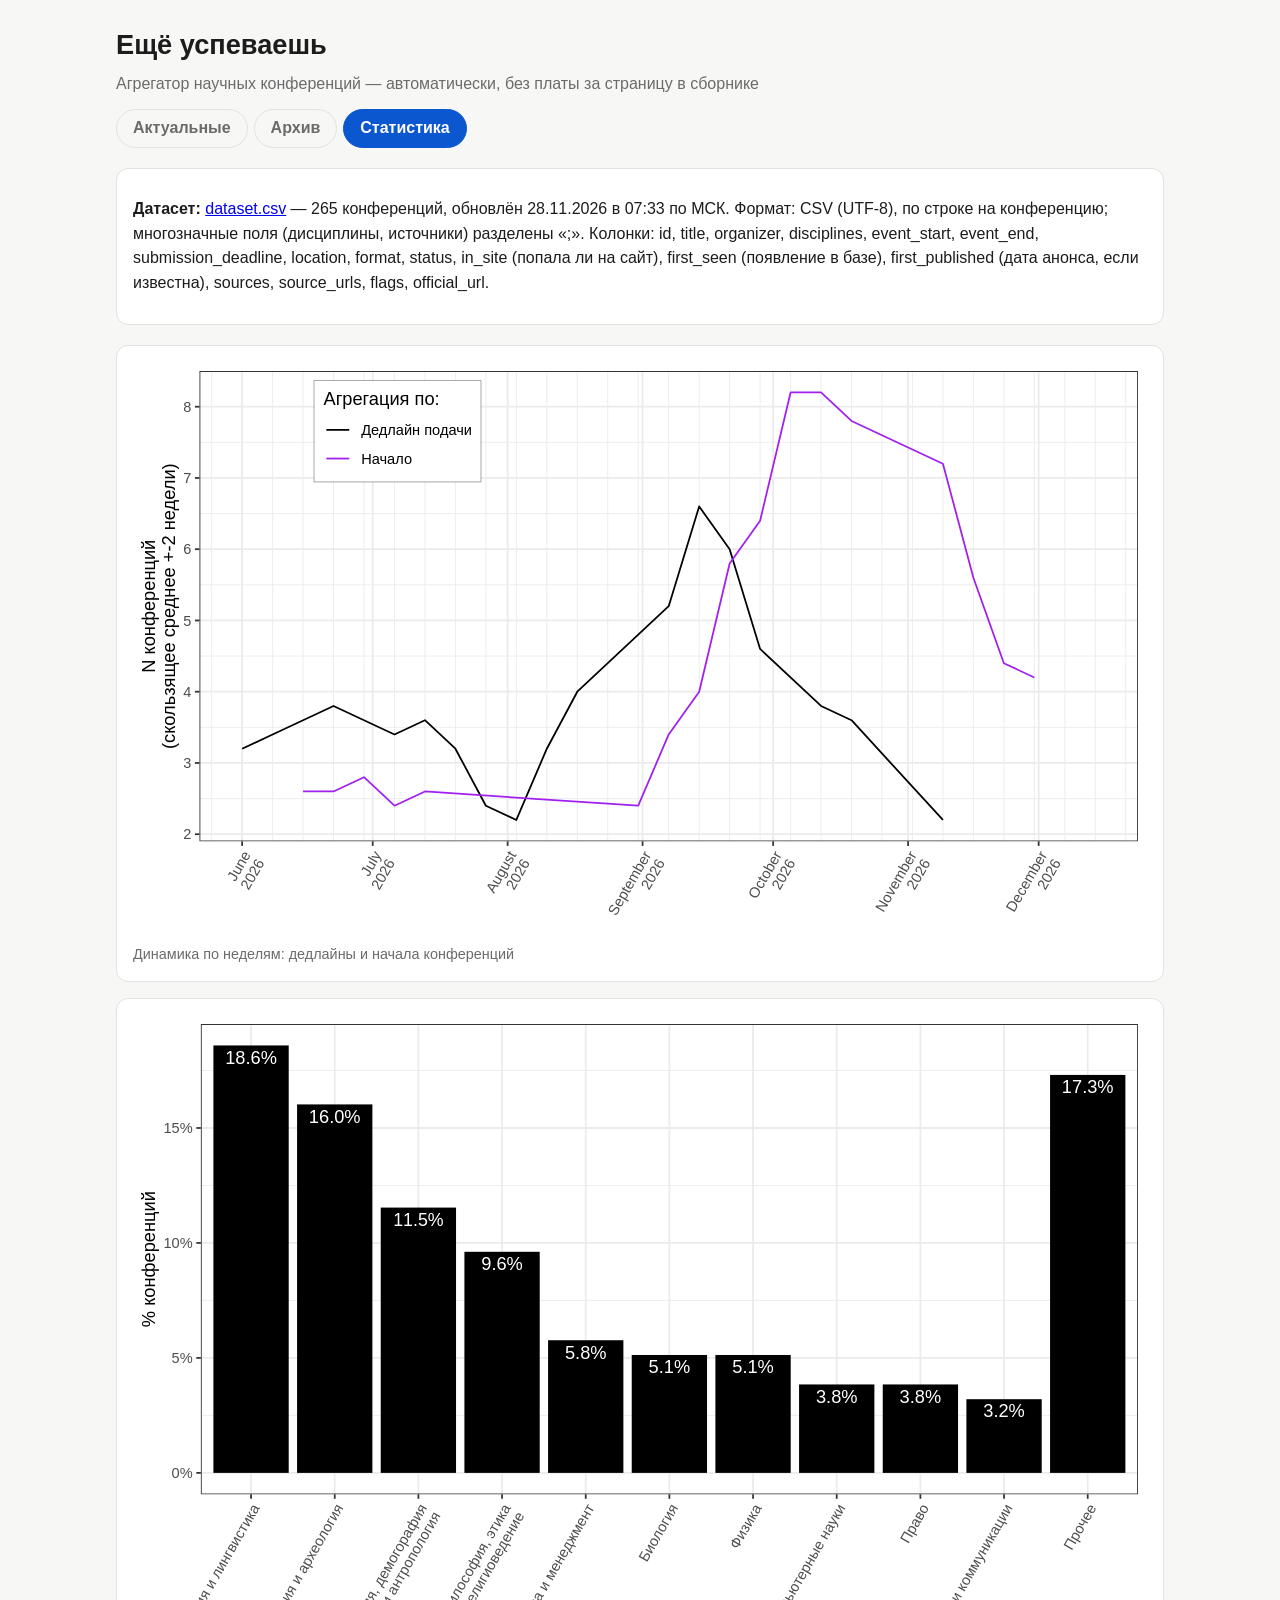
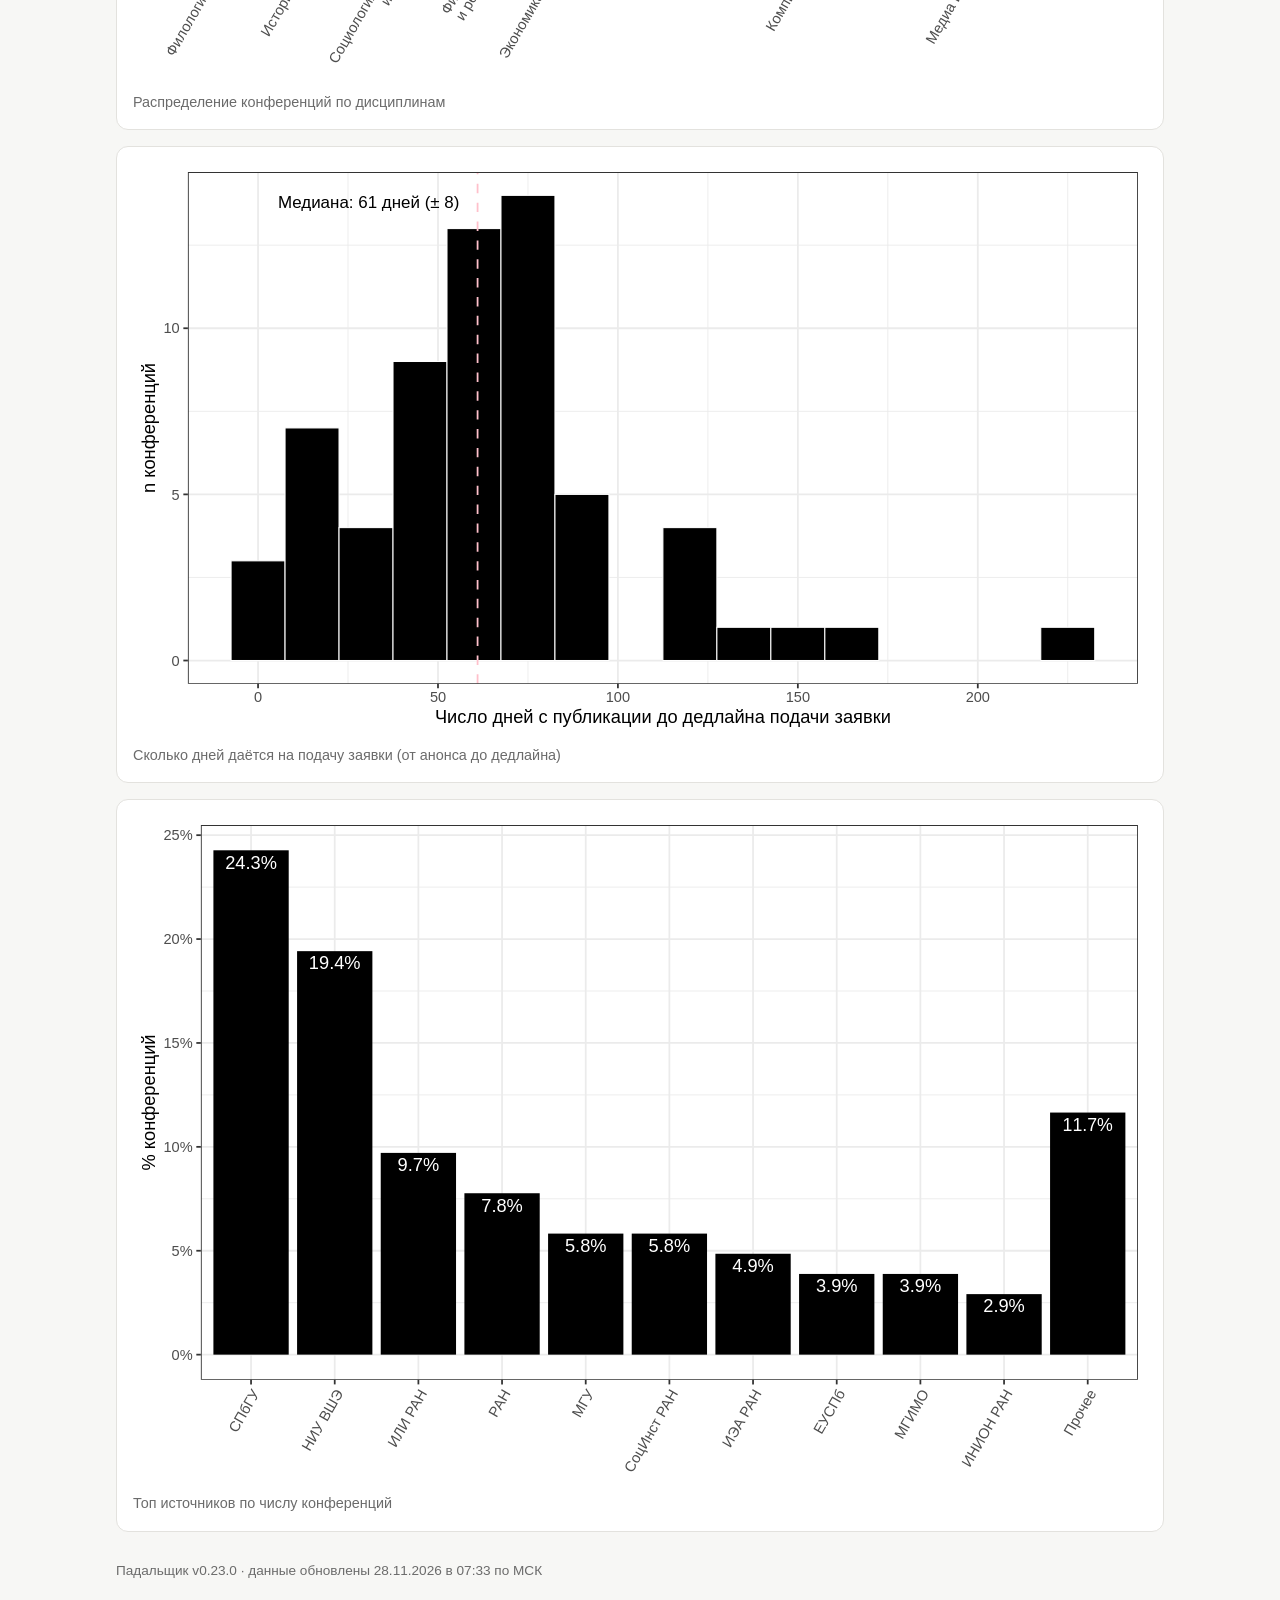
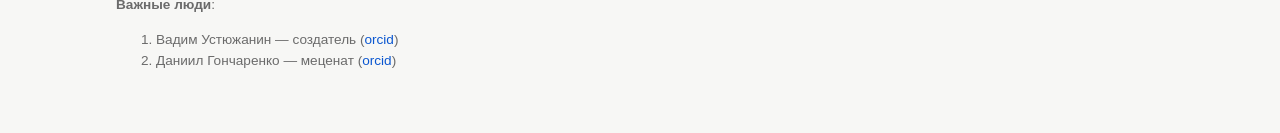
<file: docs/stats.html>
<!DOCTYPE html>
<html lang="ru">
<head>
<meta charset="utf-8">
<meta name="viewport" content="width=device-width, initial-scale=1">
<title>Ещё успеваешь — статистика</title>
<link rel="icon" type="image/png" sizes="96x96" href="favicon.png">
<link rel="stylesheet" href="style.css">
</head>
<body data-page="stats">
<header>
  <h1>Ещё успеваешь</h1>
  <p class="subtitle">Агрегатор научных конференций — автоматически, без платы за страницу в сборнике</p>
  <nav class="tabs">
    <a href="index.html">Актуальные</a>
    <a href="archive.html">Архив</a>
    <a href="stats.html" class="active">Статистика</a>
  </nav>
</header>

<main class="stats">
  <div class="about" style="padding: 12px 16px;">
    <p><b>Датасет:</b> <a href="dataset.csv" download>dataset.csv</a> —
    265 конференций, обновлён 28.11.2026 в 07:33 по МСК. Формат: CSV (UTF-8), по строке на конференцию;
    многозначные поля (дисциплины, источники) разделены «;».
    Колонки: id, title, organizer, disciplines, event_start, event_end,
    submission_deadline, location, format, status, in_site (попала ли на
    сайт), first_seen (появление в базе), first_published (дата анонса,
    если известна), sources, source_urls, flags, official_url.</p>
  </div>

<figure class="stat"><img src="stats/dynamics.svg" alt="Динамика по неделям: дедлайны и начала конференций"><figcaption>Динамика по неделям: дедлайны и начала конференций</figcaption></figure>
<figure class="stat"><img src="stats/disciplines.svg" alt="Распределение конференций по дисциплинам"><figcaption>Распределение конференций по дисциплинам</figcaption></figure>
<figure class="stat"><img src="stats/days_to_deadline.svg" alt="Сколько дней даётся на подачу заявки (от анонса до дедлайна)"><figcaption>Сколько дней даётся на подачу заявки (от анонса до дедлайна)</figcaption></figure>
<figure class="stat"><img src="stats/top_sources.svg" alt="Топ источников по числу конференций"><figcaption>Топ источников по числу конференций</figcaption></figure>
</main>

<footer>
  <p id="generated">Падальщик v0.23.0 · данные обновлены 28.11.2026 в 07:33 по МСК</p>

  <div class="people">
    <p><b>Важные люди</b>:</p>
    <ol>
      <li>
        Вадим Устюжанин — создатель
        (<a
          href="https://orcid.org/0000-0003-3800-1108"
          target="_blank"
          rel="noopener noreferrer"
        >orcid</a>)
      </li>

      <li>
        Даниил Гончаренко — меценат
        (<a
          href="https://orcid.org/0009-0006-3893-3756"
          target="_blank"
          rel="noopener noreferrer"
        >orcid</a>)
      </li>
    </ol>
  </div>
</footer>
<!-- Cloudflare Web Analytics -->
<script type='module' src='https://static.cloudflareinsights.com/beacon.min.js' data-cf-beacon='{"token": "97b17a1b88804528b173542bbbf64dc1"}'></script>
<!-- End Cloudflare Web Analytics -->
</body>
</html>
</file>
<file: docs/style.css>
/* Агрегатор конференций — минимальный аккуратный стиль, mobile-friendly */
:root {
  --bg: #f7f7f5; --card: #ffffff; --text: #1c1c1c; --muted: #6b6b6b;
  --accent: #0b57d0; --border: #e3e2de; --chip: #eef2fb;
  --green-bg: #e6f4e6; --green-tx: #1a7f37;
  --orange-bg: #fff1df; --orange-tx: #b25e00;
  --red-bg: #fdeaea; --red-tx: #c0392b;
  --gray-bg: #eeeeec; --gray-tx: #6b6b6b;
}
@media (prefers-color-scheme: dark) {
  :root {
    --bg: #191a1c; --card: #232527; --text: #e8e8e6; --muted: #9a9a97;
    --accent: #8ab4f8; --border: #3a3c3f; --chip: #2a3040;
    --green-bg: #143820; --green-tx: #7bd28d;
    --orange-bg: #3c2a10; --orange-tx: #f0b060;
    --red-bg: #401b1b; --red-tx: #ef9a90;
    --gray-bg: #2e3032; --gray-tx: #9a9a97;
  }
}
* { box-sizing: border-box; }
body {
  margin: 0 auto; padding: 24px 16px 48px; max-width: 1080px;
  background: var(--bg); color: var(--text);
  font: 16px/1.55 -apple-system, "Segoe UI", Roboto, "Helvetica Neue", Arial, sans-serif;
}
header h1 { margin: 0 0 6px; font-size: 1.7rem; }
.subtitle { margin: 0 0 12px; color: var(--muted); }

/* --- вкладки Актуальные | Архив --- */
.tabs { display: flex; gap: 6px; margin: 0 0 20px; }
.tabs a {
  padding: 6px 16px; border-radius: 999px; text-decoration: none;
  color: var(--muted); border: 1px solid var(--border); font-weight: 600;
}
.tabs a:hover { color: var(--text); }
.tabs a.active { background: var(--accent); border-color: var(--accent); color: #fff; }

/* в архиве статус-фильтр и дедлайн-слайдер не имеют смысла */
body[data-page="archive"] #g-open,
body[data-page="archive"] #g-deadline { display: none; }

/* --- слайдеры дат (noUiSlider) --- */
.range-slider { margin: 14px 8px 8px; height: 10px; }
.range-label { color: var(--muted); font-size: .85rem; text-align: center; }
.noUi-connect { background: var(--accent); }
.noUi-target { border-color: var(--border); background: var(--gray-bg); box-shadow: none; }
.noUi-handle {
  width: 18px !important; height: 18px !important; right: -9px !important;
  top: -5px !important; border-radius: 50%;
  box-shadow: none; cursor: grab;
}
.noUi-handle::before, .noUi-handle::after { display: none; }

/* --- страница статистики --- */
.stats figure.stat {
  background: var(--card); border: 1px solid var(--border); border-radius: 12px;
  padding: 16px; margin: 0 0 16px;
}
.stats figure.stat img { width: 100%; height: auto; display: block; }
.stats figcaption { color: var(--muted); font-size: .9rem; margin-top: 8px; }

/* --- «важные люди» в подвале --- */
.people { margin-top: 6px; }
.people a { color: var(--accent); text-decoration: none; }
.people a:hover { text-decoration: underline; }

/* --- о проекте --- */
/* группа-аккордеон: три раздела выглядят одной карточкой с разделителями */
.about-group {
  background: var(--card); border: 1px solid var(--border); border-radius: 12px;
  margin: 0 0 20px; overflow: hidden;
}
.about-group .about {
  background: transparent; border: none; border-radius: 0; margin: 0;
  border-top: 1px solid var(--border);
}
.about-group .about:first-child { border-top: none; }

.about {
  background: var(--card); border: 1px solid var(--border); border-radius: 12px;
  padding: 4px 16px; margin: 0 0 20px;
}
.about summary { cursor: pointer; font-weight: 600; padding: 8px 0; list-style: none; }
.about summary::-webkit-details-marker { display: none; }
.about summary::after { content: " ▸"; color: var(--muted); }
.about[open] summary::after { content: " ▾"; }
.about-body { padding: 0 0 10px; }
.about-body p { margin: 8px 0; }
.about-body a { color: var(--accent); text-decoration: none; }
.about-body a:hover { text-decoration: underline; }
.muted { color: var(--muted); font-size: .9rem; }

/* --- пародийное «письмо» в блоке «зачем это нужно» --- */
.letter {
  margin: 12px 0;
  padding: 12px 16px;
  background: var(--gray-bg);
  border: 1px dashed var(--muted);
  border-radius: 10px;
  font-family: Georgia, "Times New Roman", serif;  /* казённый серифный тон */
}
.letter-label {
  font: 600 .72rem/1.2 -apple-system, "Segoe UI", Roboto, sans-serif;
  color: var(--muted);
  text-transform: uppercase;
  letter-spacing: .06em;
  margin-bottom: 8px;
}
.letter p { margin: 7px 0; }

/* --- якорные ссылки --- */
.permalink {
  margin-left: 8px; color: var(--muted); text-decoration: none;
  opacity: .35; font-weight: 400;
}
.card h2:hover .permalink { opacity: 1; }
.permalink:hover { color: var(--accent); }
.card.hl { outline: 2px solid var(--accent); outline-offset: 2px; }

.layout { display: grid; grid-template-columns: 250px minmax(0, 1fr); gap: 24px; }

/* --- сайдбар --- */
.sidebar .filters {
  background: var(--card); border: 1px solid var(--border); border-radius: 12px;
  padding: 4px 14px 14px;
  position: sticky; top: 16px;
  /* фильтров больше, чем влезает в экран: сайдбар скроллится сам,
     страницу листать не нужно */
  max-height: calc(100vh - 32px);
  overflow-y: auto;
  overscroll-behavior: contain;
}
.filters summary {
  cursor: pointer; font-weight: 600; padding: 10px 0;
  list-style: none;
}
.filters summary::-webkit-details-marker { display: none; }
.fgroup { margin: 0 0 14px; padding-top: 10px; border-top: 1px solid var(--border); }
.fgroup h3 { margin: 0 0 6px; font-size: .82rem; text-transform: uppercase;
             letter-spacing: .04em; color: var(--muted); }
.fgroup label { display: block; padding: 3px 0; cursor: pointer; }
.fcount { color: var(--muted); font-size: .85em; }
.fgroup input { margin-right: 6px; accent-color: var(--accent); }
#reset {
  width: 100%; padding: 8px 10px; border: 1px solid var(--border); border-radius: 8px;
  background: transparent; color: var(--muted); font-size: .9rem; cursor: pointer;
}
#reset:hover { color: var(--text); border-color: var(--muted); }

/* --- лента --- */
.topbar { display: flex; flex-wrap: wrap; gap: 12px; align-items: center; margin-bottom: 16px; }
.topbar input[type="search"] {
  flex: 1 1 220px; padding: 9px 12px; font-size: 1rem; color: var(--text);
  background: var(--card); border: 1px solid var(--border); border-radius: 8px;
}
.counter { color: var(--muted); font-size: .9rem; white-space: nowrap; }
.card {
  background: var(--card); border: 1px solid var(--border); border-radius: 12px;
  padding: 16px 18px; margin-bottom: 16px;
}
.card.past { opacity: .75; }
.card h2 { margin: 8px 0 8px; font-size: 1.15rem; line-height: 1.35; }
.badge {
  display: inline-block; padding: 2px 10px; border-radius: 999px;
  font-size: .85rem; font-weight: 600;
}
.badge.green  { background: var(--green-bg);  color: var(--green-tx); }
.badge.orange { background: var(--orange-bg); color: var(--orange-tx); }
.badge.red    { background: var(--red-bg);    color: var(--red-tx); }
.badge.gray   { background: var(--gray-bg);   color: var(--gray-tx); }
.chips { margin: 0 0 10px; display: flex; flex-wrap: wrap; gap: 6px; }
.chip {
  background: var(--chip); color: var(--accent);
  border-radius: 999px; padding: 1px 10px; font-size: .82rem;
}
.rows { display: grid; gap: 4px; }
.row { display: flex; gap: 8px; }
.row .label { flex: 0 0 10.5em; color: var(--muted); }
.row .value { flex: 1; }
.links { display: flex; flex-wrap: wrap; gap: 14px; margin: 12px 0 0; }
.links a { color: var(--accent); text-decoration: none; }
.links a:hover { text-decoration: underline; }
.flags { margin: 10px 0 0; font-size: .85rem; color: var(--orange-tx); }
.check { margin: 10px 0 0; font-size: .85rem; color: var(--muted); }
.empty { color: var(--muted); text-align: center; padding: 40px 0; }
footer { margin-top: 28px; color: var(--muted); font-size: .85rem; }

@media (max-width: 760px) {
  .layout { grid-template-columns: 1fr; }
  .sidebar .filters { position: static; }
  .row { flex-direction: column; gap: 0; }
  .row .label { flex-basis: auto; font-size: .82rem; }
}
</file>
<file: docs/nouislider.min.css>
.noUi-target,.noUi-target *{-webkit-touch-callout:none;-webkit-tap-highlight-color:transparent;-webkit-user-select:none;-ms-touch-action:none;touch-action:none;-ms-user-select:none;-moz-user-select:none;user-select:none;-moz-box-sizing:border-box;box-sizing:border-box}.noUi-target{position:relative}.noUi-base,.noUi-connects{width:100%;height:100%;position:relative;z-index:1}.noUi-connects{overflow:hidden;z-index:0}.noUi-connect,.noUi-origin{will-change:transform;position:absolute;z-index:1;top:0;right:0;height:100%;width:100%;-ms-transform-origin:0 0;-webkit-transform-origin:0 0;-webkit-transform-style:preserve-3d;transform-origin:0 0;transform-style:flat}.noUi-txt-dir-rtl.noUi-horizontal .noUi-origin{left:0;right:auto}.noUi-vertical .noUi-origin{top:-100%;width:0}.noUi-horizontal .noUi-origin{height:0}.noUi-handle{-webkit-backface-visibility:hidden;backface-visibility:hidden;position:absolute}.noUi-touch-area{height:100%;width:100%}.noUi-state-tap .noUi-connect,.noUi-state-tap .noUi-origin{-webkit-transition:transform .3s;transition:transform .3s}.noUi-state-drag *{cursor:inherit!important}.noUi-horizontal{height:18px}.noUi-horizontal .noUi-handle{width:34px;height:28px;right:-17px;top:-6px}.noUi-vertical{width:18px}.noUi-vertical .noUi-handle{width:28px;height:34px;right:-6px;bottom:-17px}.noUi-txt-dir-rtl.noUi-horizontal .noUi-handle{left:-17px;right:auto}.noUi-target{background:#FAFAFA;border-radius:4px;border:1px solid #D3D3D3;box-shadow:inset 0 1px 1px #F0F0F0,0 3px 6px -5px #BBB}.noUi-connects{border-radius:3px}.noUi-connect{background:#3FB8AF}.noUi-draggable{cursor:ew-resize}.noUi-vertical .noUi-draggable{cursor:ns-resize}.noUi-handle{border:1px solid #D9D9D9;border-radius:3px;background:#FFF;cursor:default;box-shadow:inset 0 0 1px #FFF,inset 0 1px 7px #EBEBEB,0 3px 6px -3px #BBB}.noUi-active{box-shadow:inset 0 0 1px #FFF,inset 0 1px 7px #DDD,0 3px 6px -3px #BBB}.noUi-handle:after,.noUi-handle:before{content:"";display:block;position:absolute;height:14px;width:1px;background:#E8E7E6;left:14px;top:6px}.noUi-handle:after{left:17px}.noUi-vertical .noUi-handle:after,.noUi-vertical .noUi-handle:before{width:14px;height:1px;left:6px;top:14px}.noUi-vertical .noUi-handle:after{top:17px}[disabled] .noUi-connect{background:#B8B8B8}[disabled] .noUi-handle,[disabled].noUi-handle,[disabled].noUi-target{cursor:not-allowed}.noUi-pips,.noUi-pips *{-moz-box-sizing:border-box;box-sizing:border-box}.noUi-pips{position:absolute;color:#999}.noUi-value{position:absolute;white-space:nowrap;text-align:center}.noUi-value-sub{color:#ccc;font-size:10px}.noUi-marker{position:absolute;background:#CCC}.noUi-marker-sub{background:#AAA}.noUi-marker-large{background:#AAA}.noUi-pips-horizontal{padding:10px 0;height:80px;top:100%;left:0;width:100%}.noUi-value-horizontal{-webkit-transform:translate(-50%,50%);transform:translate(-50%,50%)}.noUi-rtl .noUi-value-horizontal{-webkit-transform:translate(50%,50%);transform:translate(50%,50%)}.noUi-marker-horizontal.noUi-marker{margin-left:-1px;width:2px;height:5px}.noUi-marker-horizontal.noUi-marker-sub{height:10px}.noUi-marker-horizontal.noUi-marker-large{height:15px}.noUi-pips-vertical{padding:0 10px;height:100%;top:0;left:100%}.noUi-value-vertical{-webkit-transform:translate(0,-50%);transform:translate(0,-50%);padding-left:25px}.noUi-rtl .noUi-value-vertical{-webkit-transform:translate(0,50%);transform:translate(0,50%)}.noUi-marker-vertical.noUi-marker{width:5px;height:2px;margin-top:-1px}.noUi-marker-vertical.noUi-marker-sub{width:10px}.noUi-marker-vertical.noUi-marker-large{width:15px}.noUi-tooltip{display:block;position:absolute;border:1px solid #D9D9D9;border-radius:3px;background:#fff;color:#000;padding:5px;text-align:center;white-space:nowrap}.noUi-horizontal .noUi-tooltip{-webkit-transform:translate(-50%,0);transform:translate(-50%,0);left:50%;bottom:120%}.noUi-vertical .noUi-tooltip{-webkit-transform:translate(0,-50%);transform:translate(0,-50%);top:50%;right:120%}.noUi-horizontal .noUi-origin>.noUi-tooltip{-webkit-transform:translate(50%,0);transform:translate(50%,0);left:auto;bottom:10px}.noUi-vertical .noUi-origin>.noUi-tooltip{-webkit-transform:translate(0,-18px);transform:translate(0,-18px);top:auto;right:28px}
</file>
